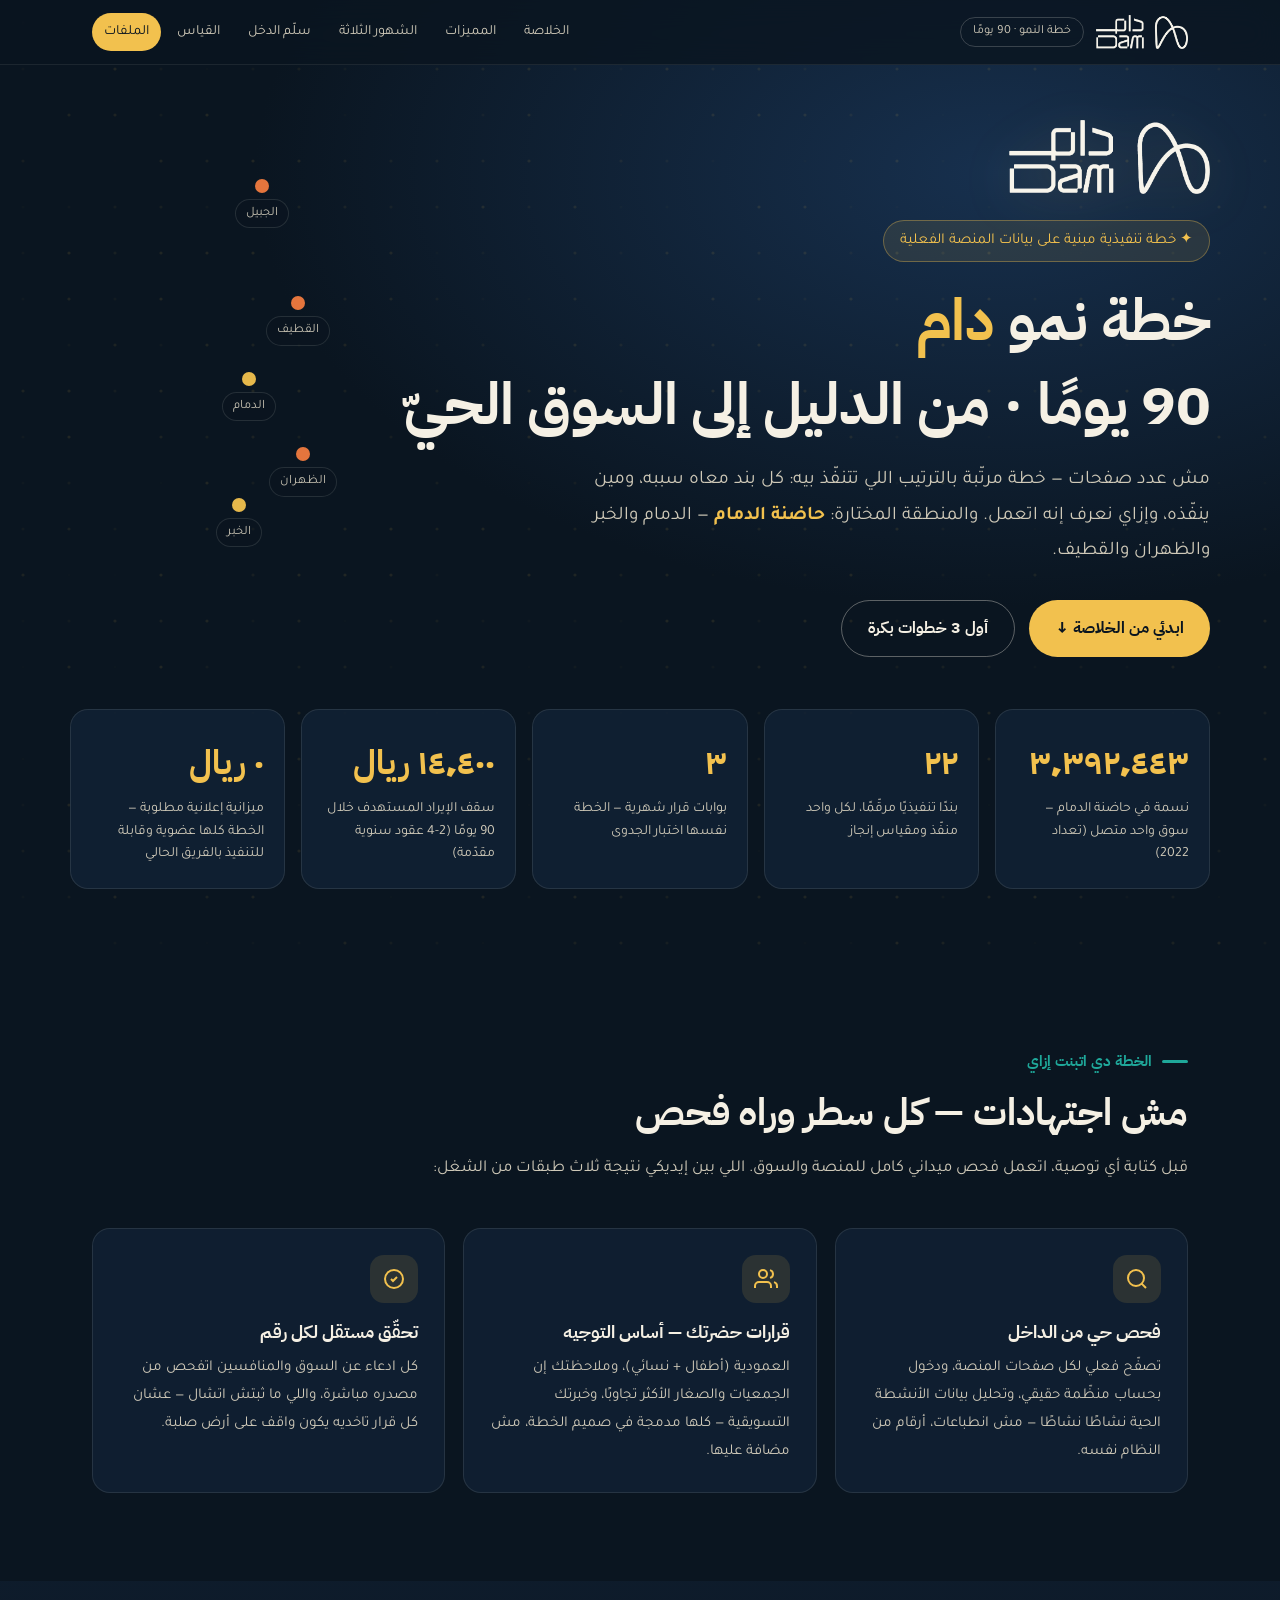
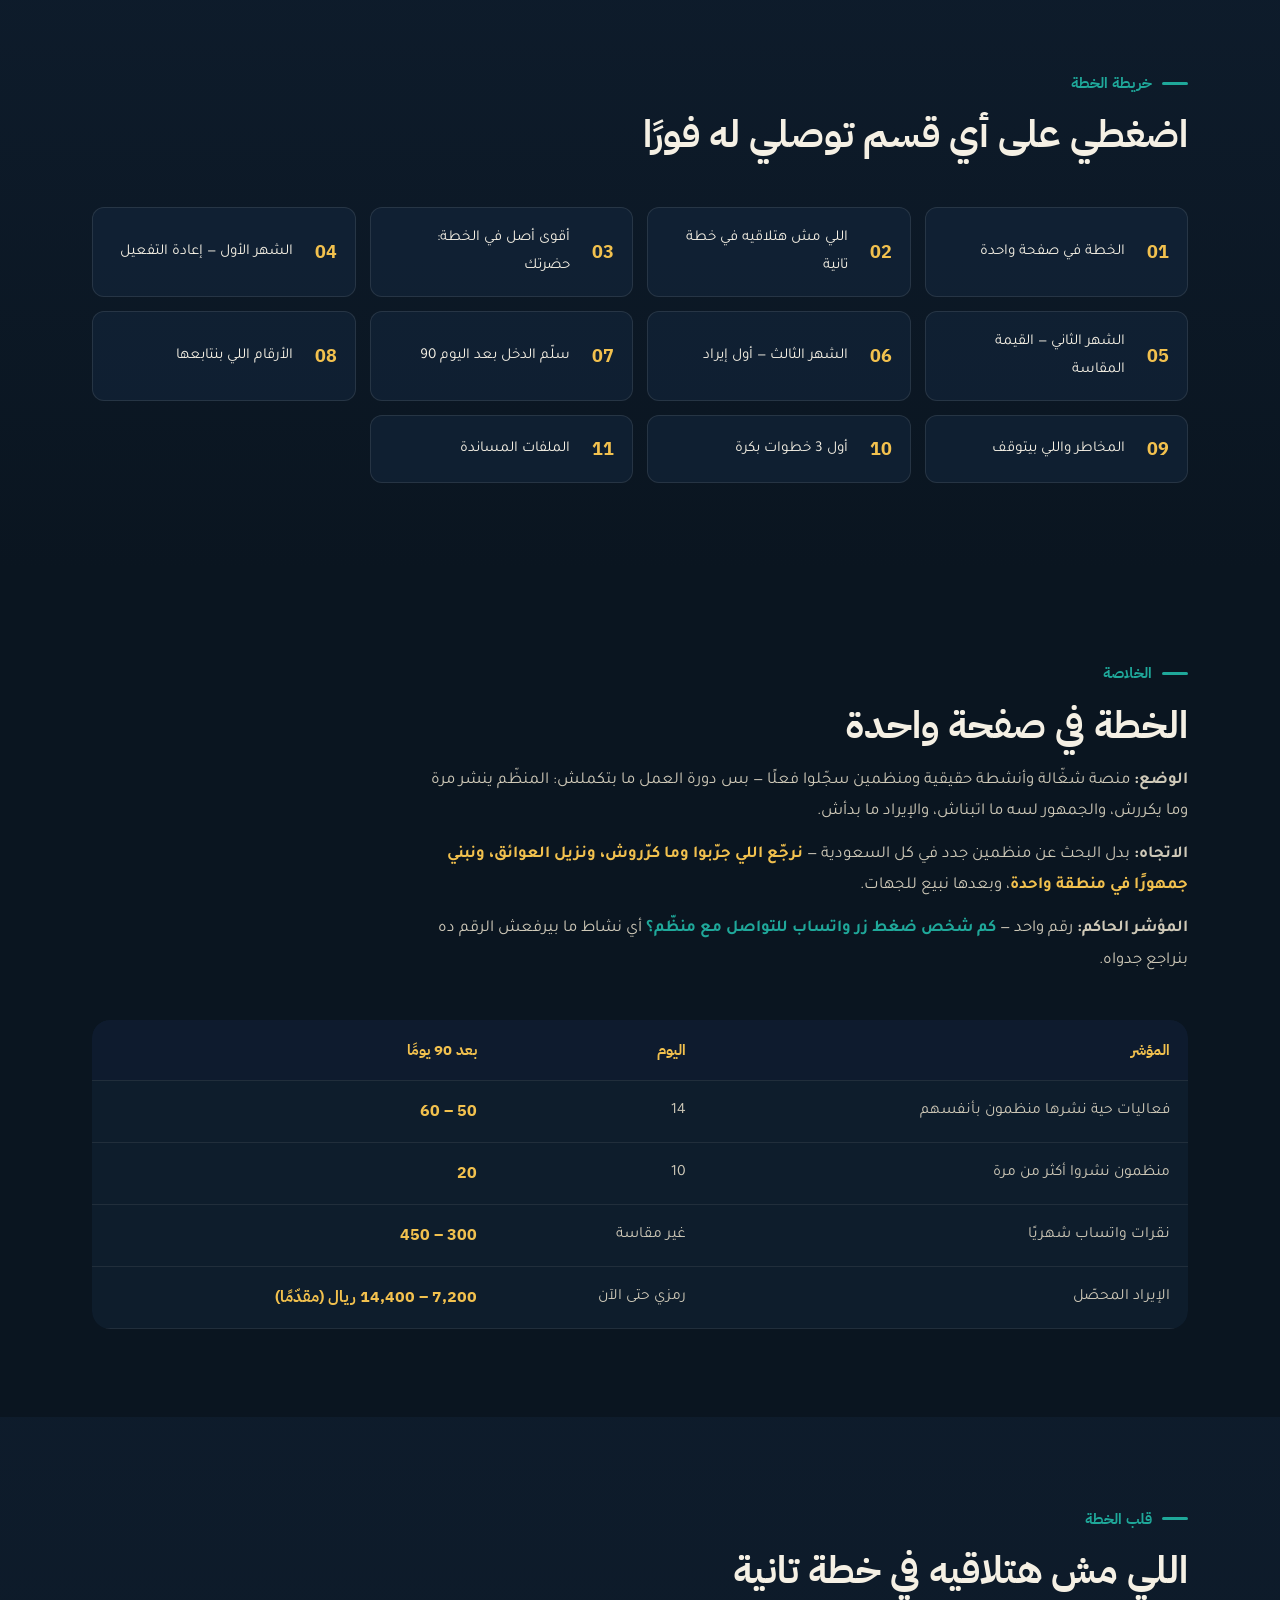
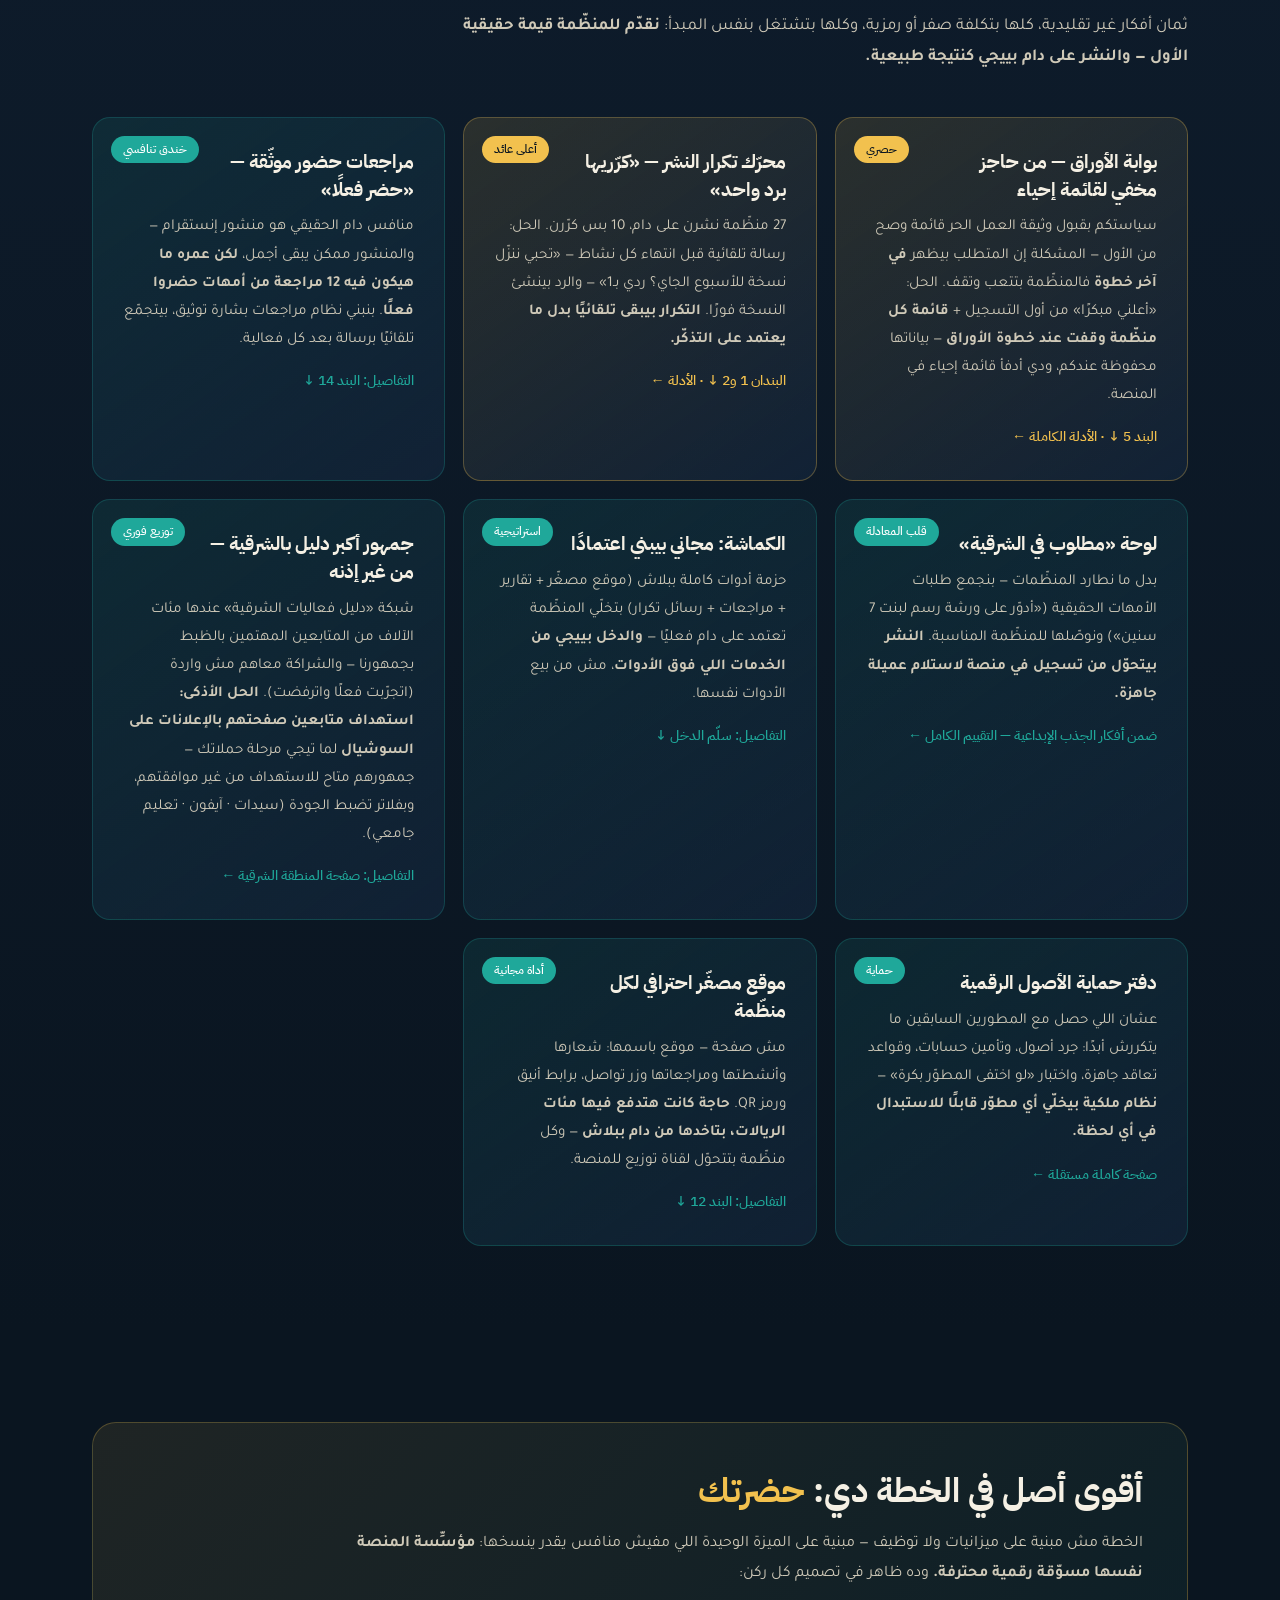
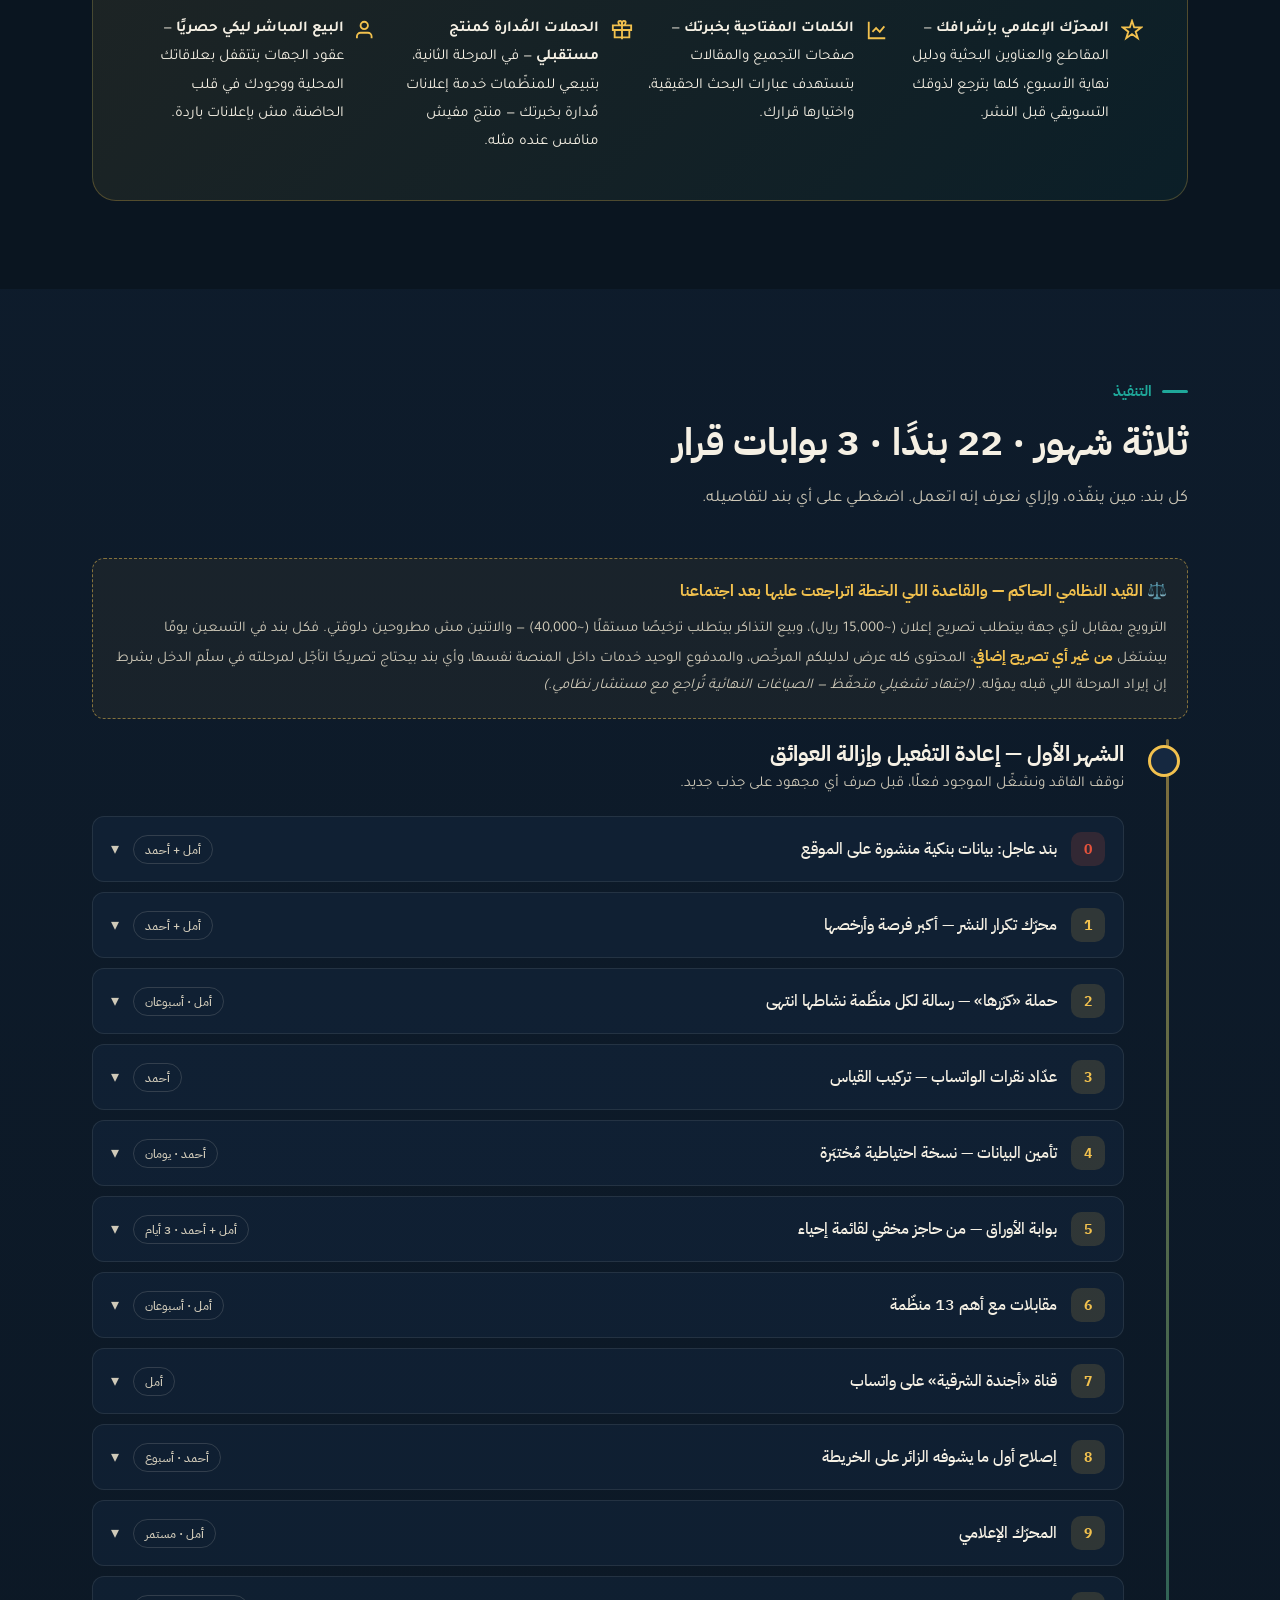
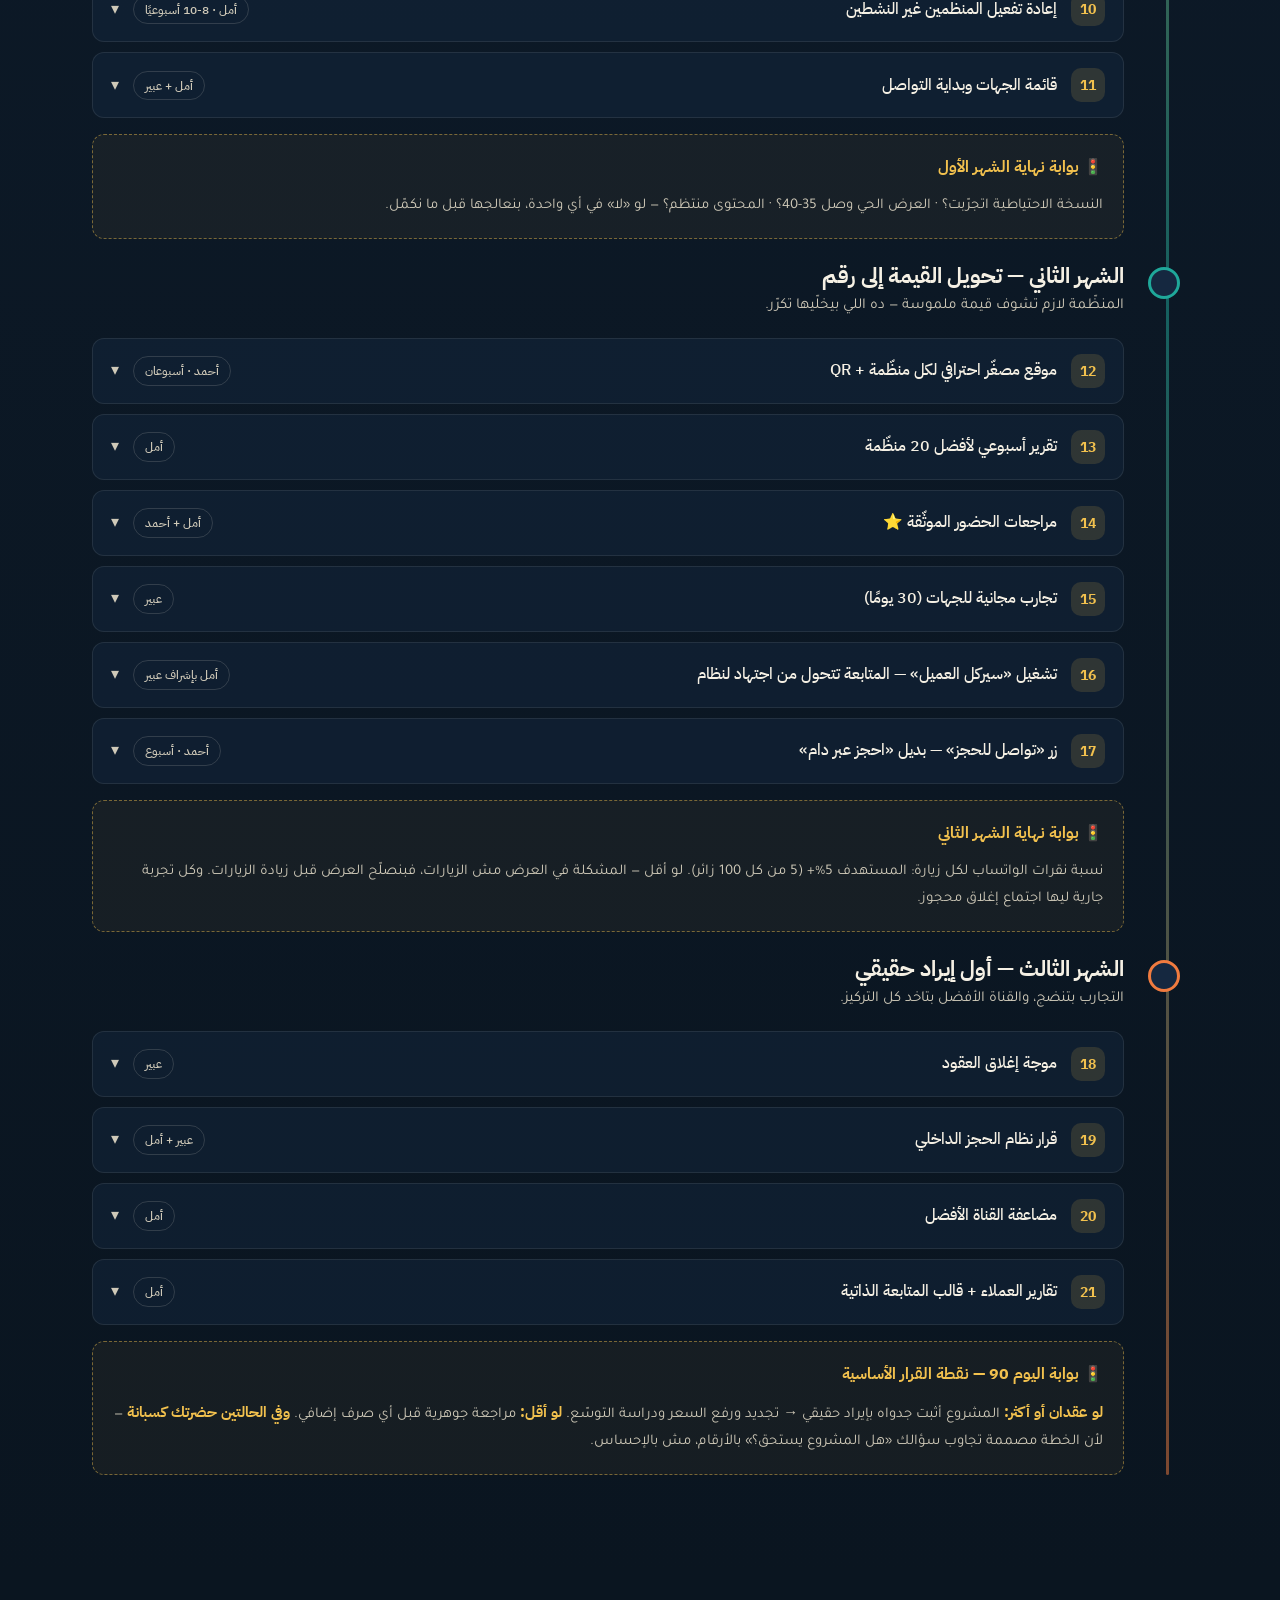
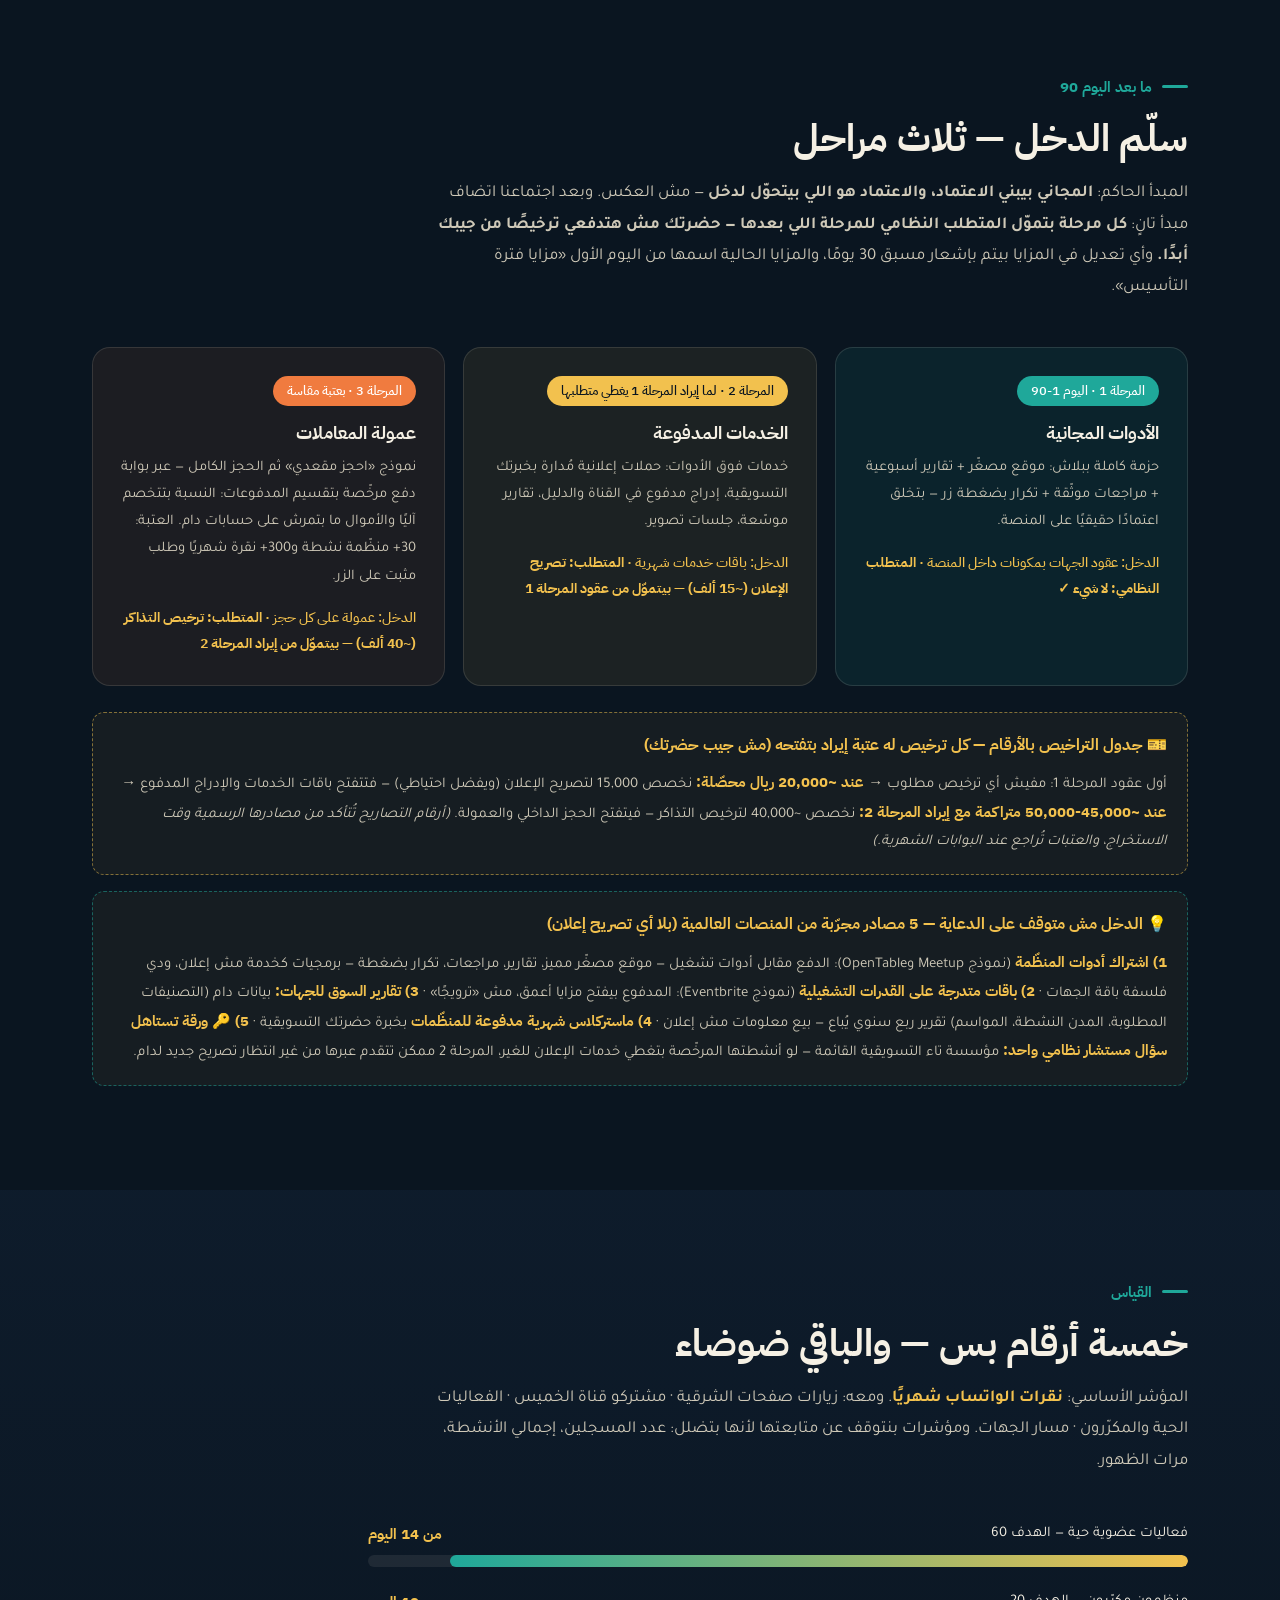
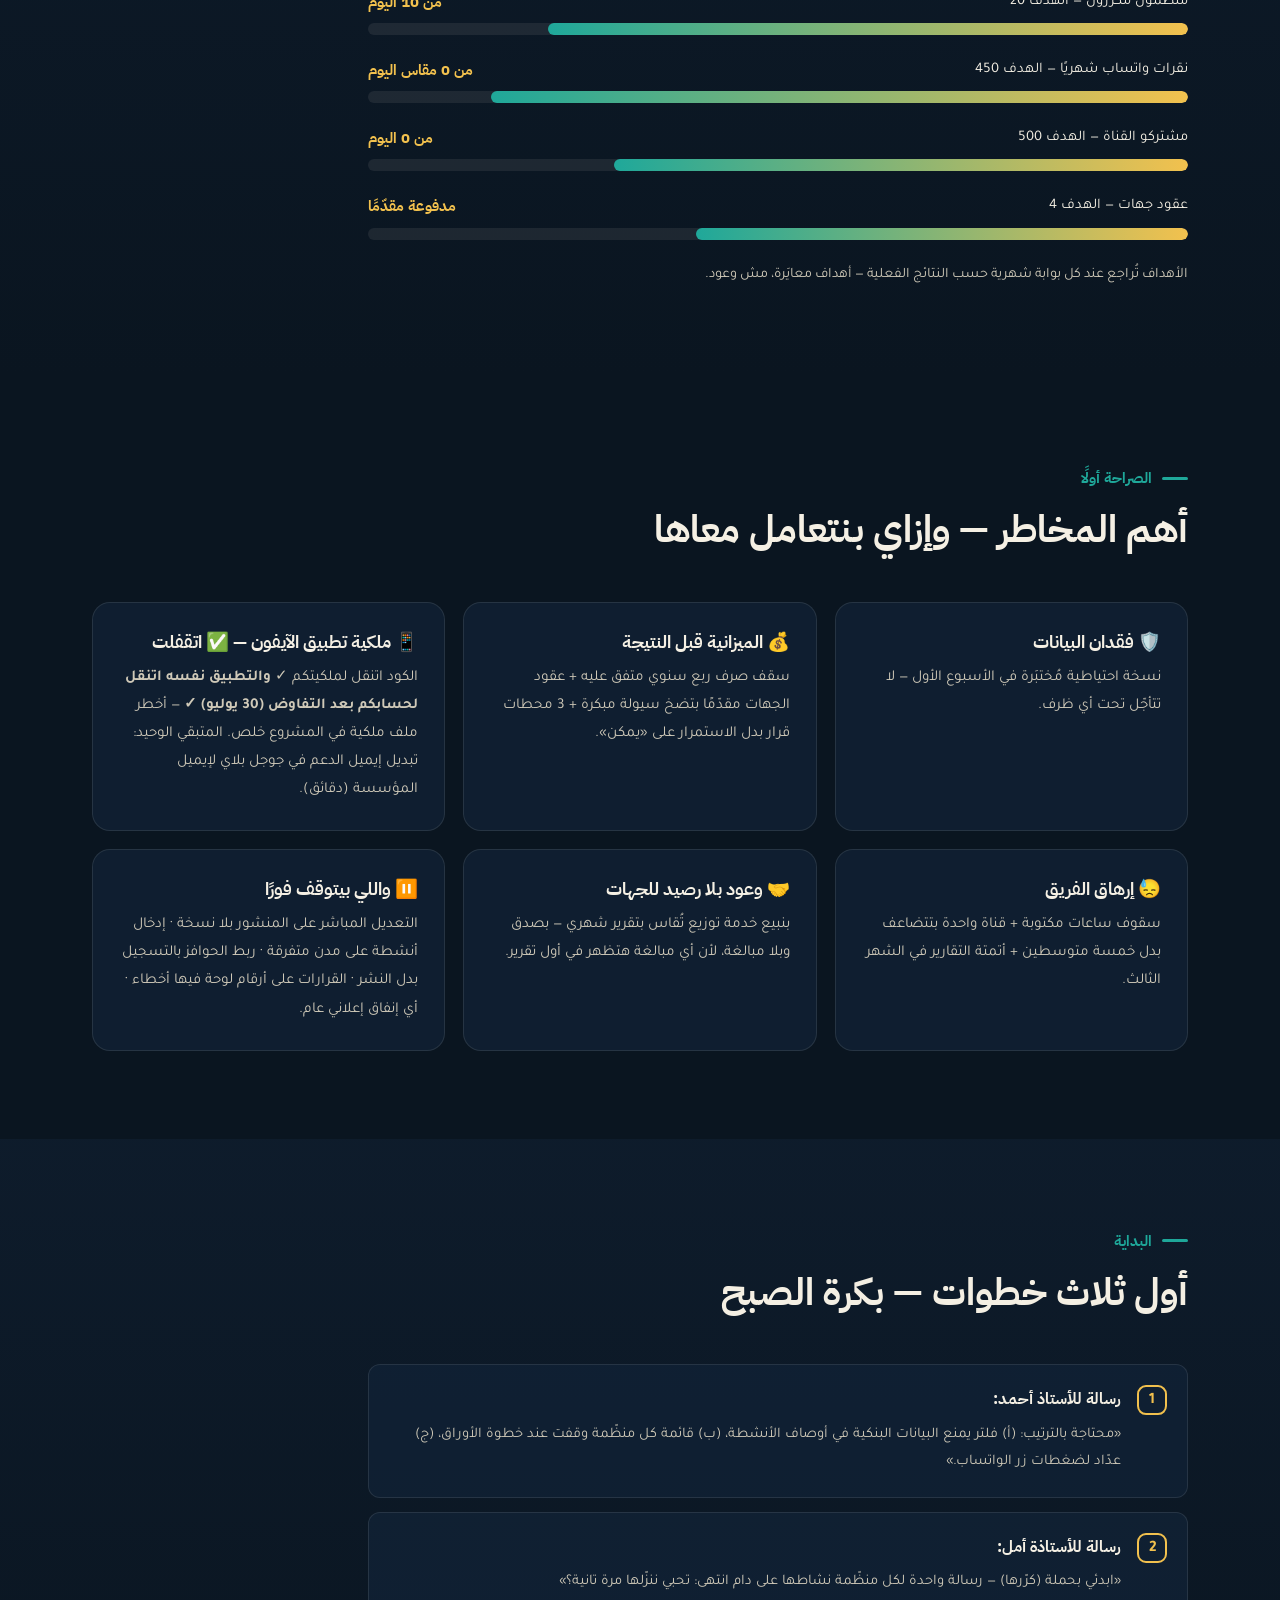
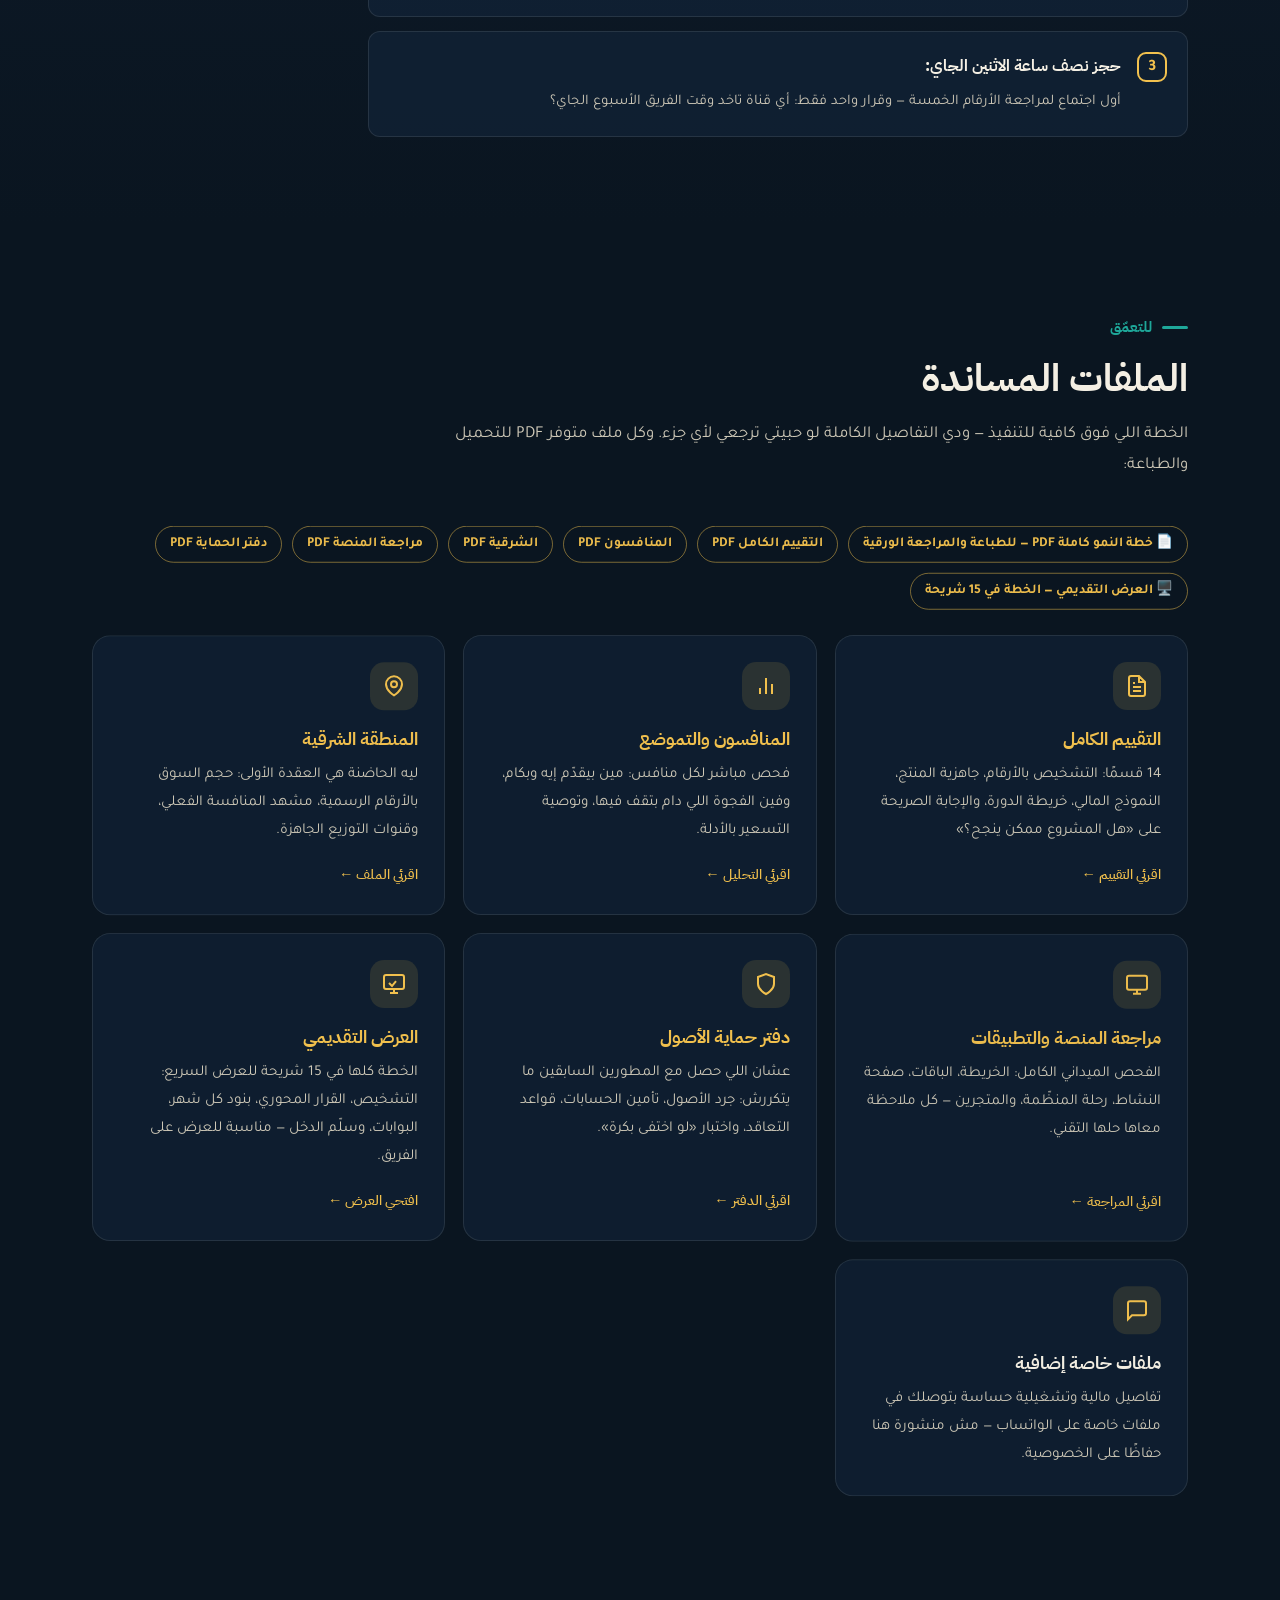
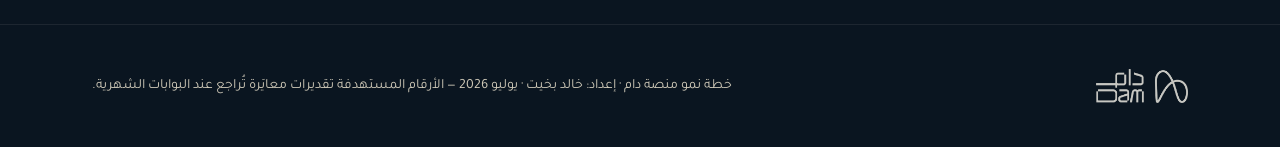
<file: index.html>
<!DOCTYPE html>
<html lang="ar" dir="rtl">
<head>
<meta charset="UTF-8">
<meta name="viewport" content="width=device-width, initial-scale=1.0">
<meta name="robots" content="noindex, nofollow">
<title>خطة نمو دام — 90 يومًا</title>
<meta name="description" content="خطة تنفيذية من 22 بندًا مرقّمًا، لكل بند منفّذ ومقياس إنجاز، و3 بوابات قرار شهرية — بتركيز على حاضنة الدمام: الدمام والخبر والظهران والقطيف. إعداد: خالد بخيت.">
<meta name="theme-color" content="#12202f">
<meta property="og:type" content="website">
<meta property="og:site_name" content="خطة نمو دام">
<meta property="og:locale" content="ar_AR">
<meta property="og:title" content="خطة نمو منصة دام — 90 يومًا">
<meta property="og:description" content="خطة تنفيذية من 22 بندًا مرقّمًا، لكل بند منفّذ ومقياس إنجاز، و3 بوابات قرار شهرية — بتركيز على حاضنة الدمام: الدمام والخبر والظهران والقطيف. إعداد: خالد بخيت.">
<meta property="og:url" content="https://kbakhit1.github.io/dam-growth-plan/">
<meta property="og:image" content="https://kbakhit1.github.io/dam-growth-plan/assets/img/og-image.png">
<meta property="og:image:secure_url" content="https://kbakhit1.github.io/dam-growth-plan/assets/img/og-image.png">
<meta property="og:image:type" content="image/png">
<meta property="og:image:width" content="1200">
<meta property="og:image:height" content="630">
<meta property="og:image:alt" content="خطة نمو منصة دام — 90 يومًا">
<meta name="twitter:card" content="summary_large_image">
<meta name="twitter:title" content="خطة نمو منصة دام — 90 يومًا">
<meta name="twitter:description" content="خطة تنفيذية من 22 بندًا مرقّمًا، لكل بند منفّذ ومقياس إنجاز، و3 بوابات قرار شهرية — بتركيز على حاضنة الدمام: الدمام والخبر والظهران والقطيف. إعداد: خالد بخيت.">
<meta name="twitter:image" content="https://kbakhit1.github.io/dam-growth-plan/assets/img/og-image.png">
<link rel="icon" type="image/png" href="assets/img/logo.png">
<link rel="stylesheet" href="assets/css/main.css">
</head>
<body>
<div id="progress"></div>

<header class="site-header">
  <div class="container">
    <div class="brand">
      <img src="assets/img/logo.png" alt="دام">
      <span class="tag">خطة النمو · 90 يومًا</span>
    </div>
    <nav class="top-nav">
      <a href="#summary">الخلاصة</a>
      <a href="#features">المميزات</a>
      <a href="#months">الشهور الثلاثة</a>
      <a href="#ladder">سلّم الدخل</a>
      <a href="#kpis">القياس</a>
      <a href="#files">الملفات</a>
    </nav>
  </div>
</header>

<!-- ============ الهيرو ============ -->
<section class="hero">
  <canvas id="dots"></canvas>
  <div class="cluster" aria-hidden="true">
    <div class="pin" style="top:6%;right:30%"><i class="dot"></i><span>الجبيل</span></div>
    <div class="pin" style="top:34%;right:18%"><i class="dot"></i><span>القطيف</span></div>
    <div class="pin gold" style="top:52%;right:34%"><i class="dot"></i><span>الدمام</span></div>
    <div class="pin" style="top:70%;right:16%"><i class="dot"></i><span>الظهران</span></div>
    <div class="pin gold" style="top:82%;right:38%"><i class="dot"></i><span>الخبر</span></div>
  </div>
  <div class="container hero-inner">
    <img class="logo" src="assets/img/logo.png" alt="شعار دام">
    <div class="kicker">✦ خطة تنفيذية مبنية على بيانات المنصة الفعلية</div>
    <h1>خطة نمو <span class="accent">دام</span><br>90 يومًا · من الدليل إلى السوق الحيّ</h1>
    <p class="sub">مش عدد صفحات — خطة مرتّبة بالترتيب اللي تتنفّذ بيه: كل بند معاه سببه، ومين ينفّذه، وإزاي نعرف إنه اتعمل. والمنطقة المختارة: <b style="color:var(--gold)">حاضنة الدمام</b> — الدمام والخبر والظهران والقطيف.</p>
    <div class="hero-ctas">
      <a class="btn btn-gold" href="#summary">ابدئي من الخلاصة ↓</a>
      <a class="btn btn-ghost" href="#tomorrow">أول 3 خطوات بكرة</a>
    </div>

    <div class="stats">
      <div class="stat"><b data-count="3392443"></b><small>نسمة في حاضنة الدمام — سوق واحد متصل (تعداد 2022)</small></div>
      <div class="stat"><b data-count="22"></b><small>بندًا تنفيذيًا مرقّمًا، لكل واحد منفّذ ومقياس إنجاز</small></div>
      <div class="stat"><b data-count="3"></b><small>بوابات قرار شهرية — الخطة نفسها اختبار الجدوى</small></div>
      <div class="stat"><b data-count="14400" data-suffix=" ريال"></b><small>سقف الإيراد المستهدف خلال 90 يومًا (2-4 عقود سنوية مقدّمة)</small></div>
      <div class="stat"><b data-count="0" data-suffix=" ريال"></b><small>ميزانية إعلانية مطلوبة — الخطة كلها عضوية وقابلة للتنفيذ بالفريق الحالي</small></div>
    </div>
  </div>
</section>

<!-- ============ بنية الخطة ============ -->
<section class="block" id="method">
  <div class="container">
    <div class="sec-head reveal">
      <div class="eyebrow">الخطة دي اتبنت إزاي</div>
      <h2>مش اجتهادات — كل سطر وراه فحص</h2>
      <p>قبل كتابة أي توصية، اتعمل فحص ميداني كامل للمنصة والسوق. اللي بين إيديكي نتيجة ثلاث طبقات من الشغل:</p>
    </div>
    <div class="grid g3">
      <div class="card reveal">
        <div class="ic"><svg viewBox="0 0 24 24" fill="none" stroke="currentColor" stroke-width="2"><path d="M21 21l-4.35-4.35M11 19a8 8 0 1 0 0-16 8 8 0 0 0 0 16z"/></svg></div>
        <h3>فحص حي من الداخل</h3>
        <p>تصفّح فعلي لكل صفحات المنصة، ودخول بحساب منظّمة حقيقي، وتحليل بيانات الأنشطة الحية نشاطًا نشاطًا — مش انطباعات، أرقام من النظام نفسه.</p>
      </div>
      <div class="card reveal">
        <div class="ic"><svg viewBox="0 0 24 24" fill="none" stroke="currentColor" stroke-width="2"><path d="M17 21v-2a4 4 0 0 0-4-4H5a4 4 0 0 0-4 4v2M9 11a4 4 0 1 0 0-8 4 4 0 0 0 0 8zM23 21v-2a4 4 0 0 0-3-3.87M16 3.13a4 4 0 0 1 0 7.75"/></svg></div>
        <h3>قرارات حضرتك — أساس التوجيه</h3>
        <p>العمودية (أطفال + نسائي)، وملاحظتك إن الجمعيات والصغار الأكثر تجاوبًا، وخبرتك التسويقية — كلها مدمجة في صميم الخطة، مش مضافة عليها.</p>
      </div>
      <div class="card reveal">
        <div class="ic"><svg viewBox="0 0 24 24" fill="none" stroke="currentColor" stroke-width="2"><path d="M9 12l2 2 4-4M21 12a9 9 0 1 1-18 0 9 9 0 0 1 18 0z"/></svg></div>
        <h3>تحقّق مستقل لكل رقم</h3>
        <p>كل ادعاء عن السوق والمنافسين اتفحص من مصدره مباشرة، واللي ما ثبتش اتشال — عشان كل قرار تاخديه يكون واقف على أرض صلبة.</p>
      </div>
    </div>
  </div>
</section>

<!-- ============ الفهرس التفاعلي ============ -->
<section class="block alt" id="toc">
  <div class="container">
    <div class="sec-head reveal">
      <div class="eyebrow">خريطة الخطة</div>
      <h2>اضغطي على أي قسم توصلي له فورًا</h2>
    </div>
    <div class="toc-grid">
      <a class="toc-item reveal" href="#summary"><span class="n">01</span><span>الخطة في صفحة واحدة</span></a>
      <a class="toc-item reveal" href="#features"><span class="n">02</span><span>اللي مش هتلاقيه في خطة تانية</span></a>
      <a class="toc-item reveal" href="#abeer"><span class="n">03</span><span>أقوى أصل في الخطة: حضرتك</span></a>
      <a class="toc-item reveal" href="#m1"><span class="n">04</span><span>الشهر الأول — إعادة التفعيل</span></a>
      <a class="toc-item reveal" href="#m2"><span class="n">05</span><span>الشهر الثاني — القيمة المقاسة</span></a>
      <a class="toc-item reveal" href="#m3"><span class="n">06</span><span>الشهر الثالث — أول إيراد</span></a>
      <a class="toc-item reveal" href="#ladder"><span class="n">07</span><span>سلّم الدخل بعد اليوم 90</span></a>
      <a class="toc-item reveal" href="#kpis"><span class="n">08</span><span>الأرقام اللي بنتابعها</span></a>
      <a class="toc-item reveal" href="#risks"><span class="n">09</span><span>المخاطر واللي بيتوقف</span></a>
      <a class="toc-item reveal" href="#tomorrow"><span class="n">10</span><span>أول 3 خطوات بكرة</span></a>
      <a class="toc-item reveal" href="#files"><span class="n">11</span><span>الملفات المساندة</span></a>
    </div>
  </div>
</section>

<!-- ============ الخطة في صفحة واحدة ============ -->
<section class="block" id="summary">
  <div class="container">
    <div class="sec-head reveal">
      <div class="eyebrow">الخلاصة</div>
      <h2>الخطة في صفحة واحدة</h2>
      <p><b>الوضع:</b> منصة شغّالة وأنشطة حقيقية ومنظمين سجّلوا فعلًا — بس دورة العمل ما بتكملش: المنظّم ينشر مرة وما يكررش، والجمهور لسه ما اتبناش، والإيراد ما بدأش.</p>
      <p><b>الاتجاه:</b> بدل البحث عن منظمين جدد في كل السعودية — <b style="color:var(--gold)">نرجّع اللي جرّبوا وما كرّروش، ونزيل العوائق، ونبني جمهورًا في منطقة واحدة</b>، وبعدها نبيع للجهات.</p>
      <p><b>المؤشر الحاكم:</b> رقم واحد — <b style="color:var(--teal)">كم شخص ضغط زر واتساب للتواصل مع منظّم؟</b> أي نشاط ما بيرفعش الرقم ده بنراجع جدواه.</p>
    </div>
    <div class="table-wrap reveal">
      <table class="ba-table">
        <thead><tr><th>المؤشر</th><th>اليوم</th><th>بعد 90 يومًا</th></tr></thead>
        <tbody>
          <tr><td>فعاليات حية نشرها منظمون بأنفسهم</td><td class="now">14</td><td class="after">50 – 60</td></tr>
          <tr><td>منظمون نشروا أكثر من مرة</td><td class="now">10</td><td class="after">20</td></tr>
          <tr><td>نقرات واتساب شهريًا</td><td class="now">غير مقاسة</td><td class="after">300 – 450</td></tr>
          <tr><td>الإيراد المحصّل</td><td class="now">رمزي حتى الآن</td><td class="after">7,200 – 14,400 ريال (مقدّمًا)</td></tr>
        </tbody>
      </table>
    </div>
  </div>
</section>

<!-- ============ المميزات غير التقليدية ============ -->
<section class="block alt" id="features">
  <div class="container">
    <div class="sec-head reveal">
      <div class="eyebrow">قلب الخطة</div>
      <h2>اللي مش هتلاقيه في خطة تانية</h2>
      <p>ثمان أفكار غير تقليدية، كلها بتكلفة صفر أو رمزية، وكلها بتشتغل بنفس المبدأ: <b>نقدّم للمنظّمة قيمة حقيقية الأول — والنشر على دام بييجي كنتيجة طبيعية.</b></p>
    </div>
    <div class="grid g2">
      <div class="spot gold reveal">
        <span class="badge">حصري</span>
        <h3>بوابة الأوراق — من حاجز مخفي لقائمة إحياء</h3>
        <p>سياستكم بقبول وثيقة العمل الحر قائمة وصح من الأول — المشكلة إن المتطلب بيظهر <b>في آخر خطوة</b> فالمنظّمة بتتعب وتقف. الحل: «أعلني مبكرًا» من أول التسجيل + <b>قائمة كل منظّمة وقفت عند خطوة الأوراق</b> — بياناتها محفوظة عندكم، ودي أدفأ قائمة إحياء في المنصة.</p>
        <div class="how"><a href="#m1" style="color:inherit">البند 5 ↓</a> · <a href="pages/report.html#🔴-والحاجز-التاني-إحنا-بنطلب-من-الشريحة-اللي-عايزينها-ورقة-غالبًا-ما-مع" style="color:inherit">الأدلة الكاملة ←</a></div>
      </div>
      <div class="spot gold reveal">
        <span class="badge">أعلى عائد</span>
        <h3>محرّك تكرار النشر — «كرّريها برد واحد»</h3>
        <p>27 منظّمة نشرن على دام، 10 بس كرّرن. الحل: رسالة تلقائية قبل انتهاء كل نشاط — «تحبي ننزّل نسخة للأسبوع الجاي؟ ردي بـ1» — والرد بينشئ النسخة فورًا. <b>التكرار بيبقى تلقائيًا بدل ما يعتمد على التذكّر.</b></p>
        <div class="how"><a href="#m1" style="color:inherit">البندان 1 و2 ↓</a> · <a href="pages/report.html#🔴-قبل-أي-موجة-أكبر-فرصة-عندكم-مش-في-الجذب-في-التكرار" style="color:inherit">الأدلة ←</a></div>
      </div>
      <div class="spot reveal">
        <span class="badge">خندق تنافسي</span>
        <h3>مراجعات حضور موثّقة — «حضر فعلًا»</h3>
        <p>منافس دام الحقيقي هو منشور إنستقرام — والمنشور ممكن يبقى أجمل، <b>لكن عمره ما هيكون فيه 12 مراجعة من أمهات حضروا فعلًا</b>. بنبني نظام مراجعات بشارة توثيق، بيتجمّع تلقائيًا برسالة بعد كل فعالية.</p>
        <div class="how">التفاصيل: البند 14 ↓</div>
      </div>
      <div class="spot reveal">
        <span class="badge">قلب المعادلة</span>
        <h3>لوحة «مطلوب في الشرقية»</h3>
        <p>بدل ما نطارد المنظّمات — بنجمع طلبات الأمهات الحقيقية («أدوّر على ورشة رسم لبنت 7 سنين») ونوصّلها للمنظّمة المناسبة. <b>النشر بيتحوّل من تسجيل في منصة لاستلام عميلة جاهزة.</b></p>
        <div class="how"><a href="pages/report.html#أفكار-إبداعية-إضافية-لتكثيف-جذب-الأنشطة-بناءً-على-طلب-حضرتك-في-الجلسة" style="color:inherit">ضمن أفكار الجذب الإبداعية — التقييم الكامل ←</a></div>
      </div>
      <div class="spot reveal">
        <span class="badge">استراتيجية</span>
        <h3>الكماشة: مجاني بيبني اعتمادًا</h3>
        <p>حزمة أدوات كاملة ببلاش (موقع مصغّر + تقارير + مراجعات + رسائل تكرار) بتخلّي المنظّمة تعتمد على دام فعليًا — <b>والدخل بييجي من الخدمات اللي فوق الأدوات</b>، مش من بيع الأدوات نفسها.</p>
        <div class="how">التفاصيل: سلّم الدخل ↓</div>
      </div>
      <div class="spot reveal">
        <span class="badge">توزيع فوري</span>
        <h3>جمهور أكبر دليل بالشرقية — من غير إذنه</h3>
        <p>شبكة «دليل فعاليات الشرقية» عندها مئات الآلاف من المتابعين المهتمين بالظبط بجمهورنا — والشراكة معاهم مش واردة (اتجرّبت فعلًا واترفضت). <b>الحل الأذكى: استهداف متابعين صفحتهم بالإعلانات على السوشيال</b> لما تيجي مرحلة حملاتك — جمهورهم متاح للاستهداف من غير موافقتهم، وبفلاتر تضبط الجودة (سيدات · آيفون · تعليم جامعي).</p>
        <div class="how"><a href="pages/eastern.html#أ-صوت-جماهيري-ضخم-بلا-بنية-شبكة-دليل-فعاليات-الشرقية-/-evenzat" style="color:inherit">التفاصيل: صفحة المنطقة الشرقية ←</a></div>
      </div>
      <div class="spot reveal">
        <span class="badge">حماية</span>
        <h3>دفتر حماية الأصول الرقمية</h3>
        <p>عشان اللي حصل مع المطورين السابقين ما يتكررش أبدًا: جرد أصول، وتأمين حسابات، وقواعد تعاقد جاهزة، واختبار «لو اختفى المطوّر بكرة» — <b>نظام ملكية بيخلّي أي مطوّر قابلًا للاستبدال في أي لحظة.</b></p>
        <div class="how"><a href="pages/protection.html" style="color:inherit">صفحة كاملة مستقلة ←</a></div>
      </div>
      <div class="spot reveal">
        <span class="badge">أداة مجانية</span>
        <h3>موقع مصغّر احترافي لكل منظّمة</h3>
        <p>مش صفحة — موقع باسمها: شعارها وأنشطتها ومراجعاتها وزر تواصل، برابط أنيق ورمز QR. <b>حاجة كانت هتدفع فيها مئات الريالات، بتاخدها من دام ببلاش</b> — وكل منظّمة بتتحوّل لقناة توزيع للمنصة.</p>
        <div class="how">التفاصيل: البند 12 ↓</div>
      </div>
    </div>
  </div>
</section>

<!-- ============ قسم عبير ============ -->
<section class="block" id="abeer">
  <div class="container">
    <div class="abeer reveal">
      <h2>أقوى أصل في الخطة دي: <span class="accent">حضرتك</span></h2>
      <p>الخطة مش مبنية على ميزانيات ولا توظيف — مبنية على الميزة الوحيدة اللي مفيش منافس يقدر ينسخها: <b>مؤسِّسة المنصة نفسها مسوّقة رقمية محترفة.</b> وده ظاهر في تصميم كل ركن:</p>
      <div class="points">
        <div class="pt"><svg viewBox="0 0 24 24" fill="none" stroke="currentColor" stroke-width="2"><path d="M12 2l2.4 7.2H22l-6 4.6 2.3 7.2-6.3-4.5-6.3 4.5L8 13.8 2 9.2h7.6z"/></svg><div><b>المحرّك الإعلامي بإشرافك</b> — المقاطع والعناوين البحثية ودليل نهاية الأسبوع، كلها بترجع لذوقك التسويقي قبل النشر.</div></div>
        <div class="pt"><svg viewBox="0 0 24 24" fill="none" stroke="currentColor" stroke-width="2"><path d="M3 3v18h18M7 14l4-4 4 4 5-6"/></svg><div><b>الكلمات المفتاحية بخبرتك</b> — صفحات التجميع والمقالات بتستهدف عبارات البحث الحقيقية، واختيارها قرارك.</div></div>
        <div class="pt"><svg viewBox="0 0 24 24" fill="none" stroke="currentColor" stroke-width="2"><path d="M20 12v8H4v-8M22 7H2v5h20zM12 22V7M12 7c-1.5 0-4-1-4-3.5C8 2 9.5 2 10 2c2 0 2 3 2 5M12 7c1.5 0 4-1 4-3.5C16 2 14.5 2 14 2c-2 0-2 3-2 5"/></svg><div><b>الحملات المُدارة كمنتج مستقبلي</b> — في المرحلة الثانية، بتبيعي للمنظّمات خدمة إعلانات مُدارة بخبرتك — منتج مفيش منافس عنده مثله.</div></div>
        <div class="pt"><svg viewBox="0 0 24 24" fill="none" stroke="currentColor" stroke-width="2"><path d="M17 21v-2a4 4 0 0 0-4-4H5a4 4 0 0 0-4 4v2M9 11a4 4 0 1 0 0-8 4 4 0 0 0 0 8z"/></svg><div><b>البيع المباشر ليكي حصريًا</b> — عقود الجهات بتتقفل بعلاقاتك المحلية ووجودك في قلب الحاضنة، مش بإعلانات باردة.</div></div>
      </div>
    </div>
  </div>
</section>

<!-- ============ الشهور الثلاثة ============ -->
<section class="block alt" id="months">
  <div class="container">
    <div class="sec-head reveal">
      <div class="eyebrow">التنفيذ</div>
      <h2>ثلاثة شهور · 22 بندًا · 3 بوابات قرار</h2>
      <p>كل بند: مين ينفّذه، وإزاي نعرف إنه اتعمل. اضغطي على أي بند لتفاصيله.</p>
    </div>

    <div class="gate reveal" style="border-color:rgba(242,193,78,.5)"><b>⚖️ القيد النظامي الحاكم — والقاعدة اللي الخطة اتراجعت عليها بعد اجتماعنا</b><p>الترويج بمقابل لأي جهة بيتطلب تصريح إعلان (~15,000 ريال)، وبيع التذاكر بيتطلب ترخيصًا مستقلًا (~40,000) — والاتنين مش مطروحين دلوقتي. فكل بند في التسعين يومًا بيشتغل <b>من غير أي تصريح إضافي</b>: المحتوى كله عرض لدليلكم المرخّص، والمدفوع الوحيد خدمات داخل المنصة نفسها، وأي بند بيحتاج تصريحًا اتأجّل لمرحلته في سلّم الدخل بشرط إن إيراد المرحلة اللي قبله يموّله. <i>(اجتهاد تشغيلي متحفّظ — الصياغات النهائية تُراجع مع مستشار نظامي.)</i></p></div>

    <div class="timeline">

      <!-- الشهر 1 -->
      <div class="t-month" id="m1">
        <div class="m-head reveal"><h3>الشهر الأول — إعادة التفعيل وإزالة العوائق</h3>
        <p>نوقف الفاقد ونشغّل الموجود فعلًا، قبل صرف أي مجهود على جذب جديد.</p></div>

        <details class="t-item urgent reveal"><summary><span class="num">0</span>بند عاجل: بيانات بنكية منشورة على الموقع<span class="who">أمل + أحمد</span><span class="chev">▾</span></summary>
          <div class="body">نشاط منشور وصفه فيه اسم صاحبته الكامل وحسابها البنكي — خطر عليها وعلى المنصة. الحل: إخفاء فوري + فلتر تلقائي يمنع البيانات البنكية وأرقام الجوال في الأوصاف + مراجعة أثر رجعي.<div class="kpi">✓ الإنجاز: ولا وصف نشاط واحد فيه بيانات بنكية أو رقم جوال</div></div>
        </details>
        <details class="t-item reveal"><summary><span class="num">1</span>محرّك تكرار النشر — أكبر فرصة وأرخصها<span class="who">أمل + أحمد</span><span class="chev">▾</span></summary>
          <div class="body">من 39 فعالية نشرها منظمون حقيقيون: 14 قادمة والباقي حصل وانتهى — <b>والمشكلة إن صاحب الفعالية اللي خلصت ما بيرجعش ينشر التالية</b> (17 منظّمة جرّبن مرة واختفن). الحل المتفق عليه: <b>زر «تكرار النشاط» في حساب المنظّمة نفسها</b> (عشان النسخة تطلع باسمها وتتحسب في باقتها) + <b>إشعار تلقائي عند انتهاء أي نشاط</b> يوصل للإدارة وللمنظّمة — ولحد ما يتبرمجوا، أمل بتتابع يدويًا.<div class="kpi">✓ الإنجاز: المكرّرون من 10 إلى 15 خلال شهرين</div></details>
        <details class="t-item reveal"><summary><span class="num">2</span>حملة «كرّرها» — رسالة لكل منظّمة نشاطها انتهى<span class="who">أمل · أسبوعان</span><span class="chev">▾</span></summary>
          <div class="body">أرخص فرصة نمو: منظّمات جرّبن المنصة فعلًا وعندهن نشاط بيتكرر بطبيعته. رسالة واحدة: «ورشتك خلصت — تحبي ننزّلها مرة تانية؟ أرسلي التاريخ وأنا أنشرها لك خلال ساعة». لو ربعهم رجع، العرض القادم يرتفع من 14 لـ~20 (+43%) بصفر تكلفة.<div class="kpi">✓ الإنجاز: 25 رسالة + 6 منظّمات على الأقل نشرن نشاطًا جديدًا</div></div>
        </details>
        <details class="t-item reveal"><summary><span class="num">3</span>عدّاد نقرات الواتساب — تركيب القياس<span class="who">أحمد</span><span class="chev">▾</span></summary>
          <div class="body">زر الواتساب حاليًا رابط خارجي مباشر — <b>مفيش أي طريقة نعرف بيها إن حد ضغط</b>. الحل: رابط داخلي وسيط يسجّل الضغطة على الخادم (دقة 100%) ثم يحوّل فورًا، مع حل سريع مؤقت خلال ساعة. وشرط مصاحب: إخفاء إيميل وجوال المنظّمة من الصفحة العامة. <a href="pages/platform-review.html#2-🔴-زر-الواتساب-رابط-خارجي-مباشر-بلا-أي-تتبع">تفاصيل الحل التقني ←</a><div class="kpi">✓ الإنجاز: الرقم ظاهر ومتاح للمراجعة الأسبوعية</div></div>
        </details>
        <details class="t-item reveal"><summary><span class="num">4</span>تأمين البيانات — نسخة احتياطية مُختبَرة<span class="who">أحمد · يومان</span><span class="chev">▾</span></summary>
          <div class="body">نسخة يومية تلقائية <b>مع تجربة استرجاع فعلية</b> — النسخة اللي ما اتجرّبتش ما نقدرش نعتمد عليها. حاليًا التعديلات بتتم على الموقع المنشور مباشرة، يعني خطأ واحد ممكن يمسح عمل سنة.<div class="kpi">✓ الإنجاز: نسخة اترجّعت واشتغلت وموثّقة كتابيًا</div></div>
        </details>
        <details class="t-item reveal"><summary><span class="num">5</span>بوابة الأوراق — من حاجز مخفي لقائمة إحياء<span class="who">أمل + أحمد · 3 أيام</span><span class="chev">▾</span></summary>
          <div class="body"><b>سياستكم بقبول وثيقة العمل الحر قائمة وصح من الأول</b> — المطلوب تشغيلها كأداة نمو: (1) «أعلني مبكرًا»: إظهار المتطلبات من أول خطوة تسجيل بدل مفاجأة آخر خطوة (مع رابط إصدار الوثيقة المجاني) · (2) <b>قائمة كل منظّمة وقفت عند خطوة الأوراق</b> — بياناتها محفوظة، ودي أدفأ قائمة إحياء · (3) إبراز «وثيقة العمل الحر تكفي للبدء» في صفحة للمنظمين.<div class="kpi">✓ الإنجاز: المتطلبات ظاهرة من أول خطوة + رسائل الإحياء اتبعتت</div></div>
        </details>
        <details class="t-item reveal"><summary><span class="num">6</span>مقابلات مع أهم 13 منظّمة<span class="who">أمل · أسبوعان</span><span class="chev">▾</span></summary>
          <div class="body">الثلاثة اللي دفعوا فعلًا + العشرة اللي كرّروا — أثمن 13 مكالمة ممكنة، لأن إجاباتهم هي اللي هتحدد رسالة البيع بدل التخمين.<div class="kpi">✓ الإنجاز: 8 مكالمات على الأقل بملاحظات مكتوبة</div></div>
        </details>
        <details class="t-item reveal"><summary><span class="num">7</span>قناة «أجندة الشرقية» على واتساب<span class="who">أمل</span><span class="chev">▾</span></summary>
          <div class="body">كل خميس: 5 أنشطة منتقاة للعائلات في مدن الحاضنة. المحتوى على السوشيال بيختفي في يومين — القناة بتبقى ويتراكم فيها المشتركون. <b>⚖️ والتزامها النظامي:</b> تحريرية بالكامل وبلا أي مقابل من أي منظّمة (الاختيار بمعيار الأنسب للعائلات فقط) — فهي عرض لمحتوى دليلكم المرخّص، مش إعلانًا لجهة.<div class="kpi">✓ الإنجاز: أول بث + الرابط في الموقع ومع كل مقطع</div></div>
        </details>
        <details class="t-item reveal"><summary><span class="num">8</span>إصلاح أول ما يشوفه الزائر على الخريطة<span class="who">أحمد · أسبوع</span><span class="chev">▾</span></summary>
          <div class="body">إصلاحات صغيرة بأثر كبير: <b>✅ فتح الخريطة على محيط الزائر — متنفذ فعلًا من حضرتك</b> · فلتر تاريخ (اليوم / نهاية الأسبوع / الشهر) · العلامات المتراكبة (الحل الجذري مؤجل مع خطة استبدال خرائط جوجل — ومؤقتًا إزاحة بسيطة للمتطابقة) · تخفيف ظلال الدبابيس · عنوان قيمة واضح · إصلاح قائمة ما بعد تسجيل الدخول. <a href="pages/platform-review.html#🗺️-ثانيًا-الخريطة-المشاكل-والحلول-التقنية">التفاصيل التقنية ←</a><div class="kpi">✓ الإنجاز: فلتر التاريخ شغّال والقائمة بعد الدخول كاملة</div></div>
        </details>
        <details class="t-item reveal"><summary><span class="num">9</span>المحرّك الإعلامي<span class="who">أمل · مستمر</span><span class="chev">▾</span></summary>
          <div class="body">3-4 مقاطع أسبوعيًا من الأنشطة الموجودة، بعناوين بحث حقيقية («أنشطة أطفال بالخبر»)، على تيك توك وريلز وسناب + دليل نهاية الأسبوع لمجموعات الأمهات كخدمة لا إعلان. والحملات المكثفة بتيجي بعد تركيب القياس — عشان كل ريال فيها يتقاس.<div class="kpi">✓ الإنجاز: نشر منتظم 3 أسابيع متتالية + زيارات مقاسة</div></div>
        </details>
        <details class="t-item reveal"><summary><span class="num">10</span>إعادة تفعيل المنظمين غير النشطين<span class="who">أمل · 8-10 أسبوعيًا</span><span class="chev">▾</span></summary>
          <div class="body">رسائل شخصية (مش بث): «أرسلي لي تفاصيل أقرب نشاط عندك، أجهّزه وأنشره لك خلال ساعة» — بنشيل المجهود كله عنها. + قناة صيد إضافية: البحث في جوجل بكلمات زي «ورشة رسم الخبر» مع فلتر «الشهر الأخير» — بيطلع المنظّمات النشطة حالًا.<div class="kpi">✓ الإنجاز: 10+ منظّمات مفعّلات بنهاية الشهر</div></div>
        </details>
        <details class="t-item reveal"><summary><span class="num">11</span>قائمة الجهات وبداية التواصل<span class="who">أمل + عبير</span><span class="chev">▾</span></summary>
          <div class="body">40 جهة بأسماء صنّاع القرار وأرقامهم — والبداية بالجمعيات والمراكز الصغيرة والحضانات (ملاحظتك إنهم الأكثر تجاوبًا، وهي صحيحة: قرارهم أسرع).<div class="kpi">✓ الإنجاز: 40 جهة مكتملة + أول 8-10 مكالمات</div></div>
        </details>
        <div class="gate reveal"><b>🚦 بوابة نهاية الشهر الأول</b><p>النسخة الاحتياطية اتجرّبت؟ · العرض الحي وصل 35-40؟ · المحتوى منتظم؟ — لو «لا» في أي واحدة، بنعالجها قبل ما نكمّل.</p></div>
      </div>

      <!-- الشهر 2 -->
      <div class="t-month m2" id="m2">
        <div class="m-head reveal"><h3>الشهر الثاني — تحويل القيمة إلى رقم</h3>
        <p>المنظّمة لازم تشوف قيمة ملموسة — ده اللي بيخلّيها تكرّر.</p></div>

        <details class="t-item reveal"><summary><span class="num">12</span>موقع مصغّر احترافي لكل منظّمة + QR<span class="who">أحمد · أسبوعان</span><span class="chev">▾</span></summary>
          <div class="body">موقع باسمها: شعارها وأنشطتها ومراجعاتها وزر تواصل — حاجة كانت هتدفع فيها مئات الريالات بتاخدها ببلاش، فبتعتمد على دام أكتر. وكل منظّمة بتبعت جمهورها لموقعها، وجمهورها بيكتشف المنصة. <b>والأساس موجود:</b> صفحة المنظّم الحالية بنرقّيها وبنديها <b>عنوانًا باسم المنظّمة (سب دومين تلقائي)</b> — والمعرّف بيتولد من اسم النشاط التجاري (النظام بلا أسماء مستخدمين). ويسبقها نموذج استكمال بيانات + إخفاء اسم المالك (الاعتراض الموثق).<div class="kpi">✓ الإنجاز: مواقع شغّالة لأول 20 منظّمة + زيارات واردة منها</div></div>
        </details>
        <details class="t-item reveal"><summary><span class="num">13</span>تقرير أسبوعي لأفضل 20 منظّمة<span class="who">أمل</span><span class="chev">▾</span></summary>
          <div class="body">«12 شخصًا ضغطوا للتواصل معك عبر دام هذا الأسبوع» — أول مرة تشوف المنظّمة رقمًا حقيقيًا عن قيمة وجودها. أقوى رسالة ممكنة، وأساس أي بيع لاحق.<div class="kpi">✓ الإنجاز: 20 تقريرًا أسبوعيًا + ردود فعلية</div></div>
        </details>
        <details class="t-item reveal"><summary><span class="num">14</span>مراجعات الحضور الموثّقة ⭐<span class="who">أمل + أحمد</span><span class="chev">▾</span></summary>
          <div class="body">أقوى أداة بيع قادمة — والتنفيذ أسهل مما يبدو، على 3 درجات: <b>(1) بكرة بصفر تطوير:</b> نموذج تقييم جاهز، أمل تبعت رابطه للمنظّمة تنشره في جروب ورشتها (ومصلحتها تعمل كده لأن المراجعات بتظهر في صفحتها) · <b>(2) نصف آلي:</b> مع إشعارات الانتهاء، النظام بيبعت الرابط للمنظّمة تلقائيًا · <b>(3) موثّق:</b> مع نموذج «تواصل للحجز» اللي بيجمع الجوال، طلب التقييم بيوصل للحاضر مباشرة وبياخد شارة <b>«موثّقة — حضر فعلًا»</b>. المراجعات بتبيع النشاط للجمهور، وسجلّها بيبيع دام للمنظّمات. المواصفة الكاملة: البند 8 في الملف الفني.<div class="kpi">✓ الإنجاز: 30 مراجعة خلال شهرين</div></div>
        </details>
        <details class="t-item reveal"><summary><span class="num">15</span>تجارب مجانية للجهات (30 يومًا)<span class="who">عبير</span><span class="chev">▾</span></summary>
          <div class="body">6-8 تجارب — محسوبة على أساس إن نصف التجارب بيتحوّل لعقد. الشرط الأساسي: اجتماع إغلاق بتاريخ محدد من أول يوم، يُعرض فيه تقرير بالأرقام.<div class="kpi">✓ الإنجاز: 6-8 تجارب فعّالة بمواعيد إغلاق محجوزة</div></div>
        </details>
        <details class="t-item reveal"><summary><span class="num">16</span>تشغيل «سيركل العميل» — المتابعة تتحول من اجتهاد لنظام<span class="who">أمل بإشراف عبير</span><span class="chev">▾</span></summary>
          <div class="body">اللي حضرتك طلبتيه بالظبط: دورة واضحة لكل عميلة. الملف المرفق «سيركل العميل» فيه 8 مراحل كاملة — والبند ده تشغيلها: جلسة تأسيس واحدة (نص ساعة) مع الموظفة · تصنيف كل المنظّمات الحاليات على المراحل في جدول المتابعة · إيقاع يومي 10 دقايق (تنفيذ اللي معاده النهارده بس) · وفي اجتماع الاثنين: <b>أهم رقم — كام عميلة اتحركت من «نشاطها انتهى» لـ«مكرّرة»</b>. ده الحل الجذري للخبطة التعامل مع العملاء الجدد.<div class="kpi">✓ الإنجاز: كل المنظّمات مصنّفات + أسبوعان من المتابعة اليومية المنتظمة</div></div>
        </details>
        <details class="t-item reveal"><summary><span class="num">17</span>زر «تواصل للحجز» — بديل «احجز عبر دام»<span class="who">أحمد · أسبوع</span><span class="chev">▾</span></summary>
          <div class="body">زي ما اتفقنا: الصيغة <b>«تواصل»</b> مش «احجز» — لأن الحجز وبيع التذاكر داخل المنصة بيتطلب ترخيصًا مستقلًا (~40 ألف) مش مطروحًا دلوقتي. الزر بيوصّل للمنظّمة عادي، <b>وإحنا بنقيس ضغطاته</b> — لأنها هي اللي هتحدد قرار بناء الحجز الداخلي لما ييجي وقته.<div class="kpi">✓ الإنجاز: الزر بصيغته الجديدة شغّال وضغطاته مسجّلة شهريًا</div></div>
        </details>
        <div class="gate reveal"><b>🚦 بوابة نهاية الشهر الثاني</b><p>نسبة نقرات الواتساب لكل زيارة: المستهدف 5%+ (5 من كل 100 زائر). لو أقل — المشكلة في العرض مش الزيارات، فبنصلّح العرض قبل زيادة الزيارات. وكل تجربة جارية ليها اجتماع إغلاق محجوز.</p></div>
      </div>

      <!-- الشهر 3 -->
      <div class="t-month m3" id="m3">
        <div class="m-head reveal"><h3>الشهر الثالث — أول إيراد حقيقي</h3>
        <p>التجارب بتنضج، والقناة الأفضل بتاخد كل التركيز.</p></div>

        <details class="t-item reveal"><summary><span class="num">18</span>موجة إغلاق العقود<span class="who">عبير</span><span class="chev">▾</span></summary>
          <div class="body">2-4 عقود سنوية تُدفع مقدّمًا. <b>⚖️ الباقة اتعادت هندستها عشان تشتغل بلا تصريح إعلان — كل مكوناتها داخل المنصة:</b> نشر بلا حد بأولوية ظهور + موقع مصغّر مميز + شارة موثّقة + <b>تقرير شهري بعدد المتواصلين معها — وده اللي بيبرّر الصرف قدام إدارتها</b>. (الظهور في القناة بيفضل بالاختيار التحريري مجانًا — ويتضاف للباقة رسميًا بعد التصريح.) <b>والتسعير النهائي بنثبته مع حضرتك بعد التجارب</b> (استرشاديًا 3,600 تأسيسي لأول 10 جهات) — باسم منتج مستقل عن باقات الأفراد. وطريقة البيع: نتيجة مقاسة من تقرير التجربة نفسه، مش «وصولًا لجمهور».<div class="kpi">✓ الإنجاز: عقد موقّع ومبلغ محصّل فعليًا</div></div>
        </details>
        <details class="t-item reveal"><summary><span class="num">19</span>قرار نظام الحجز الداخلي<span class="who">عبير + أمل</span><span class="chev">▾</span></summary>
          <div class="body">تحليل ضغطات زر «تواصل للحجز» مع ملاحظات المنظّمات → قرار مبني على دليل: نبني ولا نأجّل. ولو ثبت الطلب، أحمد هو المنفّذ — بعد توفر ترخيص التذاكر من إيراد المراحل السابقة.<div class="kpi">✓ الإنجاز: وثيقة قرار مكتوبة</div></div>
        </details>
        <details class="t-item reveal"><summary><span class="num">20</span>مضاعفة القناة الأفضل<span class="who">أمل</span><span class="chev">▾</span></summary>
          <div class="body">بعد شهرين هيتضح أي قناة بتجيب أكبر عدد نقرات لكل ساعة عمل — التركيز الكامل فيها وإيقاف الباقي. بوقت محدود، قناة واحدة ناجحة أفضل من خمسة متوسطين.<div class="kpi">✓ الإنجاز: مضاعفة موثّقة للقناة الفائزة</div></div>
        </details>
        <details class="t-item reveal"><summary><span class="num">21</span>تقارير العملاء + قالب المتابعة الذاتية<span class="who">أمل</span><span class="chev">▾</span></summary>
          <div class="body">كل جهة متعاقدة بتستلم تقريرها الشهري، وحضرتك بتستلمي قالب متابعة من صفحة واحدة تكملي بيه بعد انتهاء الاستشارة — الاستقلالية جزء من التسليم.<div class="kpi">✓ الإنجاز: كل عميل استلم تقريره + أول قالب مملوء ذاتيًا</div></div>
        </details>
        <div class="gate reveal"><b>🚦 بوابة اليوم 90 — نقطة القرار الأساسية</b><p><b>لو عقدان أو أكثر:</b> المشروع أثبت جدواه بإيراد حقيقي → تجديد ورفع السعر ودراسة التوسّع. <b>لو أقل:</b> مراجعة جوهرية قبل أي صرف إضافي. <b>وفي الحالتين حضرتك كسبانة</b> — لأن الخطة مصممة تجاوب سؤالك «هل المشروع يستحق؟» بالأرقام، مش بالإحساس.</p></div>
      </div>
    </div>
  </div>
</section>

<!-- ============ سلم التسييل ============ -->
<section class="block" id="ladder">
  <div class="container">
    <div class="sec-head reveal">
      <div class="eyebrow">ما بعد اليوم 90</div>
      <h2>سلّم الدخل — ثلاث مراحل</h2>
      <p>المبدأ الحاكم: <b>المجاني بيبني الاعتماد، والاعتماد هو اللي بيتحوّل لدخل</b> — مش العكس. وبعد اجتماعنا اتضاف مبدأ تانٍ: <b>كل مرحلة بتموّل المتطلب النظامي للمرحلة اللي بعدها — حضرتك مش هتدفعي ترخيصًا من جيبك أبدًا.</b> وأي تعديل في المزايا بيتم بإشعار مسبق 30 يومًا، والمزايا الحالية اسمها من اليوم الأول «مزايا فترة التأسيس».</p>
    </div>
    <div class="ladder">
      <div class="rung r1 reveal">
        <span class="stage">المرحلة 1 · اليوم 1-90</span>
        <h3>الأدوات المجانية</h3>
        <p>حزمة كاملة ببلاش: موقع مصغّر + تقارير أسبوعية + مراجعات موثّقة + تكرار بضغطة زر — بتخلق اعتمادًا حقيقيًا على المنصة.</p>
        <div class="rev">الدخل: عقود الجهات بمكونات داخل المنصة · <b>المتطلب النظامي: لا شيء ✓</b></div>
      </div>
      <div class="rung r2 reveal">
        <span class="stage">المرحلة 2 · لما إيراد المرحلة 1 يغطي متطلبها</span>
        <h3>الخدمات المدفوعة</h3>
        <p>خدمات فوق الأدوات: حملات إعلانية مُدارة بخبرتك التسويقية، إدراج مدفوع في القناة والدليل، تقارير موسّعة، جلسات تصوير.</p>
        <div class="rev">الدخل: باقات خدمات شهرية · <b>المتطلب: تصريح الإعلان (~15 ألف) — بيتموّل من عقود المرحلة 1</b></div>
      </div>
      <div class="rung r3 reveal">
        <span class="stage">المرحلة 3 · بعتبة مقاسة</span>
        <h3>عمولة المعاملات</h3>
        <p>نموذج «احجز مقعدي» ثم الحجز الكامل — عبر بوابة دفع مرخّصة بتقسيم المدفوعات: النسبة بتتخصم آليًا والأموال ما بتمرش على حسابات دام. العتبة: 30+ منظّمة نشطة و300+ نقرة شهريًا وطلب مثبت على الزر.</p>
        <div class="rev">الدخل: عمولة على كل حجز · <b>المتطلب: ترخيص التذاكر (~40 ألف) — بيتموّل من إيراد المرحلة 2</b></div>
      </div>
    </div>

    <div class="gate reveal" style="margin-top:26px;border-color:rgba(242,193,78,.5)"><b>🎫 جدول التراخيص بالأرقام — كل ترخيص له عتبة إيراد بتفتحه (مش جيب حضرتك)</b><p>أول عقود المرحلة 1: مفيش أي ترخيص مطلوب → <b>عند ~20,000 ريال محصّلة:</b> نخصص 15,000 لتصريح الإعلان (ويفضل احتياطي) — فتتفتح باقات الخدمات والإدراج المدفوع → <b>عند ~45,000-50,000 متراكمة مع إيراد المرحلة 2:</b> نخصص ~40,000 لترخيص التذاكر — فيتفتح الحجز الداخلي والعمولة. <i>(أرقام التصاريح تُتأكد من مصادرها الرسمية وقت الاستخراج، والعتبات تُراجع عند البوابات الشهرية.)</i></p></div>

    <div class="gate reveal" style="border-color:rgba(31,168,154,.5)"><b>💡 الدخل مش متوقف على الدعاية — 5 مصادر مجرّبة من المنصات العالمية (بلا أي تصريح إعلان)</b><p><b>1) اشتراك أدوات المنظّمة</b> (نموذج Meetup وOpenTable): الدفع مقابل أدوات تشغيل — موقع مصغّر مميز، تقارير، مراجعات، تكرار بضغطة — برمجيات كخدمة مش إعلان، ودي فلسفة باقة الجهات · <b>2) باقات متدرجة على القدرات التشغيلية</b> (نموذج Eventbrite): المدفوع بيفتح مزايا أعمق، مش «ترويجًا» · <b>3) تقارير السوق للجهات:</b> بيانات دام (التصنيفات المطلوبة، المدن النشطة، المواسم) تقرير ربع سنوي يُباع — بيع معلومات مش إعلان · <b>4) ماستركلاس شهرية مدفوعة للمنظّمات</b> بخبرة حضرتك التسويقية · <b>5) 🔑 ورقة تستاهل سؤال مستشار نظامي واحد:</b> مؤسسة تاء التسويقية القائمة — لو أنشطتها المرخّصة بتغطي خدمات الإعلان للغير، المرحلة 2 ممكن تتقدم عبرها من غير انتظار تصريح جديد لدام.</p></div>
  </div>
</section>

<!-- ============ القياس ============ -->
<section class="block alt" id="kpis">
  <div class="container">
    <div class="sec-head reveal">
      <div class="eyebrow">القياس</div>
      <h2>خمسة أرقام بس — والباقي ضوضاء</h2>
      <p>المؤشر الأساسي: <b style="color:var(--gold)">نقرات الواتساب شهريًا</b>. ومعه: زيارات صفحات الشرقية · مشتركو قناة الخميس · الفعاليات الحية والمكرّرون · مسار الجهات. ومؤشرات بنتوقف عن متابعتها لأنها بتضلل: عدد المسجلين، إجمالي الأنشطة، مرات الظهور.</p>
    </div>
    <div class="kpis reveal" style="max-width:820px">
      <div class="row"><div class="lbl"><span>فعاليات عضوية حية — الهدف 60</span><b>من 14 اليوم</b></div><div class="bar"><i data-w="90"></i></div></div>
      <div class="row"><div class="lbl"><span>منظمون مكرّرون — الهدف 20</span><b>من 10 اليوم</b></div><div class="bar"><i data-w="78"></i></div></div>
      <div class="row"><div class="lbl"><span>نقرات واتساب شهريًا — الهدف 450</span><b>من 0 مقاس اليوم</b></div><div class="bar"><i data-w="85"></i></div></div>
      <div class="row"><div class="lbl"><span>مشتركو القناة — الهدف 500</span><b>من 0 اليوم</b></div><div class="bar"><i data-w="70"></i></div></div>
      <div class="row"><div class="lbl"><span>عقود جهات — الهدف 4</span><b>مدفوعة مقدّمًا</b></div><div class="bar"><i data-w="60"></i></div></div>
    </div>
    <p class="reveal" style="color:var(--cream-dim);font-size:.9rem;margin-top:18px">الأهداف تُراجع عند كل بوابة شهرية حسب النتائج الفعلية — أهداف معايَرة، مش وعود.</p>
  </div>
</section>

<!-- ============ المخاطر ============ -->
<section class="block" id="risks">
  <div class="container">
    <div class="sec-head reveal">
      <div class="eyebrow">الصراحة أولًا</div>
      <h2>أهم المخاطر — وإزاي بنتعامل معاها</h2>
    </div>
    <div class="grid g2">
      <div class="card reveal"><h3>🛡️ فقدان البيانات</h3><p>نسخة احتياطية مُختبَرة في الأسبوع الأول — لا تتأجّل تحت أي ظرف.</p></div>
      <div class="card reveal"><h3>💰 الميزانية قبل النتيجة</h3><p>سقف صرف ربع سنوي متفق عليه + عقود الجهات مقدّمًا بتضخ سيولة مبكرة + 3 محطات قرار بدل الاستمرار على «يمكن».</p></div>
      <div class="card reveal"><h3>📱 ملكية تطبيق الآيفون — ✅ اتقفلت</h3><p>الكود اتنقل لملكيتكم ✓ <b>والتطبيق نفسه اتنقل لحسابكم بعد التفاوض (30 يوليو) ✓</b> — أخطر ملف ملكية في المشروع خلص. المتبقي الوحيد: تبديل إيميل الدعم في جوجل بلاي لإيميل المؤسسة (دقائق).</p></div>
      <div class="card reveal"><h3>😓 إرهاق الفريق</h3><p>سقوف ساعات مكتوبة + قناة واحدة بتتضاعف بدل خمسة متوسطين + أتمتة التقارير في الشهر الثالث.</p></div>
      <div class="card reveal"><h3>🤝 وعود بلا رصيد للجهات</h3><p>بنبيع خدمة توزيع تُقاس بتقرير شهري — بصدق وبلا مبالغة، لأن أي مبالغة هتظهر في أول تقرير.</p></div>
      <div class="card reveal"><h3>⏸️ واللي بيتوقف فورًا</h3><p>التعديل المباشر على المنشور بلا نسخة · إدخال أنشطة على مدن متفرقة · ربط الحوافز بالتسجيل بدل النشر · القرارات على أرقام لوحة فيها أخطاء · أي إنفاق إعلاني عام.</p></div>
    </div>
  </div>
</section>

<!-- ============ أول 3 خطوات ============ -->
<section class="block alt" id="tomorrow">
  <div class="container">
    <div class="sec-head reveal">
      <div class="eyebrow">البداية</div>
      <h2>أول ثلاث خطوات — بكرة الصبح</h2>
    </div>
    <div class="checks" style="max-width:820px">
      <div class="chk reveal"><span class="cb">1</span><div><b>رسالة للأستاذ أحمد:</b><p>«محتاجة بالترتيب: (أ) فلتر يمنع البيانات البنكية في أوصاف الأنشطة، (ب) قائمة كل منظّمة وقفت عند خطوة الأوراق، (ج) عدّاد لضغطات زر الواتساب.»</p></div></div>
      <div class="chk reveal"><span class="cb">2</span><div><b>رسالة للأستاذة أمل:</b><p>«ابدئي بحملة (كرّرها) — رسالة واحدة لكل منظّمة نشاطها على دام انتهى: تحبي ننزّلها مرة تانية؟»</p></div></div>
      <div class="chk reveal"><span class="cb">3</span><div><b>حجز نصف ساعة الاثنين الجاي:</b><p>أول اجتماع لمراجعة الأرقام الخمسة — وقرار واحد فقط: أي قناة تاخد وقت الفريق الأسبوع الجاي؟</p></div></div>
    </div>
  </div>
</section>

<!-- ============ الملفات المساندة ============ -->
<section class="block" id="files">
  <div class="container">
    <div class="sec-head reveal">
      <div class="eyebrow">للتعمّق</div>
      <h2>الملفات المساندة</h2>
      <p>الخطة اللي فوق كافية للتنفيذ — ودي التفاصيل الكاملة لو حبيتي ترجعي لأي جزء. وكل ملف متوفر PDF للتحميل والطباعة:</p>
    </div>
    <div class="reveal" style="display:flex;flex-wrap:wrap;gap:10px;margin-bottom:26px">
      <a class="pdf-btn" href="pdf/dam-growth-plan.pdf" download>📄 خطة النمو كاملة PDF — للطباعة والمراجعة الورقية</a>
      <a class="pdf-btn" href="pdf/report.pdf" download>التقييم الكامل PDF</a>
      <a class="pdf-btn" href="pdf/competitors.pdf" download>المنافسون PDF</a>
      <a class="pdf-btn" href="pdf/eastern.pdf" download>الشرقية PDF</a>
      <a class="pdf-btn" href="pdf/platform-review.pdf" download>مراجعة المنصة PDF</a>
      <a class="pdf-btn" href="pdf/protection.pdf" download>دفتر الحماية PDF</a>
      <a class="pdf-btn" href="presentation.html">🖥️ العرض التقديمي — الخطة في 15 شريحة</a>
    </div>
    <div class="grid g3 files">
      <a class="card reveal" href="pages/report.html"><div class="ic"><svg viewBox="0 0 24 24" fill="none" stroke="currentColor" stroke-width="2"><path d="M14 2H6a2 2 0 0 0-2 2v16a2 2 0 0 0 2 2h12a2 2 0 0 0 2-2V8zM14 2v6h6M16 13H8M16 17H8M10 9H8"/></svg></div><h3>التقييم الكامل</h3><p>14 قسمًا: التشخيص بالأرقام، جاهزية المنتج، النموذج المالي، خريطة الدورة، والإجابة الصريحة على «هل المشروع ممكن ينجح؟»</p><span class="go">اقرئي التقييم ←</span></a>
      <a class="card reveal" href="pages/competitors.html"><div class="ic"><svg viewBox="0 0 24 24" fill="none" stroke="currentColor" stroke-width="2"><path d="M18 20V10M12 20V4M6 20v-6"/></svg></div><h3>المنافسون والتموضع</h3><p>فحص مباشر لكل منافس: مين بيقدّم إيه وبكام، وفين الفجوة اللي دام بتقف فيها، وتوصية التسعير بالأدلة.</p><span class="go">اقرئي التحليل ←</span></a>
      <a class="card reveal" href="pages/eastern.html"><div class="ic"><svg viewBox="0 0 24 24" fill="none" stroke="currentColor" stroke-width="2"><path d="M12 21s-8-4.5-8-11a8 8 0 0 1 16 0c0 6.5-8 11-8 11zM12 13a3 3 0 1 0 0-6 3 3 0 0 0 0 6z"/></svg></div><h3>المنطقة الشرقية</h3><p>ليه الحاضنة هي العقدة الأولى: حجم السوق بالأرقام الرسمية، مشهد المنافسة الفعلي، وقنوات التوزيع الجاهزة.</p><span class="go">اقرئي الملف ←</span></a>
      <a class="card reveal" href="pages/platform-review.html"><div class="ic"><svg viewBox="0 0 24 24" fill="none" stroke="currentColor" stroke-width="2"><rect x="2" y="3" width="20" height="14" rx="2"/><path d="M8 21h8M12 17v4"/></svg></div><h3>مراجعة المنصة والتطبيقات</h3><p>الفحص الميداني الكامل: الخريطة، الباقات، صفحة النشاط، رحلة المنظّمة، والمتجرين — كل ملاحظة معاها حلها التقني.</p><span class="go">اقرئي المراجعة ←</span></a>
      <a class="card reveal" href="pages/protection.html"><div class="ic"><svg viewBox="0 0 24 24" fill="none" stroke="currentColor" stroke-width="2"><path d="M12 22s8-4 8-10V5l-8-3-8 3v7c0 6 8 10 8 10z"/></svg></div><h3>دفتر حماية الأصول</h3><p>عشان اللي حصل مع المطورين السابقين ما يتكررش: جرد الأصول، تأمين الحسابات، قواعد التعاقد، واختبار «لو اختفى بكرة».</p><span class="go">اقرئي الدفتر ←</span></a>
      <a class="card reveal" href="presentation.html"><div class="ic"><svg viewBox="0 0 24 24" fill="none" stroke="currentColor" stroke-width="2"><rect x="2" y="3" width="20" height="14" rx="2"/><path d="M8 21h8M12 17v4M7 11l3 3 4-5"/></svg></div><h3>العرض التقديمي</h3><p>الخطة كلها في 15 شريحة للعرض السريع: التشخيص، القرار المحوري، بنود كل شهر، البوابات، وسلّم الدخل — مناسبة للعرض على الفريق.</p><span class="go">افتحي العرض ←</span></a>
      <div class="card reveal"><div class="ic"><svg viewBox="0 0 24 24" fill="none" stroke="currentColor" stroke-width="2"><path d="M21 15a2 2 0 0 1-2 2H7l-4 4V5a2 2 0 0 1 2-2h14a2 2 0 0 1 2 2z"/></svg></div><h3>ملفات خاصة إضافية</h3><p>تفاصيل مالية وتشغيلية حساسة بتوصلك في ملفات خاصة على الواتساب — مش منشورة هنا حفاظًا على الخصوصية.</p></div>
    </div>
  </div>
</section>

<footer>
  <div class="container">
    <div class="brand"><img src="assets/img/logo.png" alt="دام"></div>
    <p>خطة نمو منصة دام · إعداد: خالد بخيت · يوليو 2026 — الأرقام المستهدفة تقديرات معايَرة تُراجع عند البوابات الشهرية.</p>
  </div>
</footer>

<script src="assets/js/gsap.min.js"></script>
<script src="assets/js/ScrollTrigger.min.js"></script>
<script src="assets/js/main.js"></script>
</body>
</html>
</file>
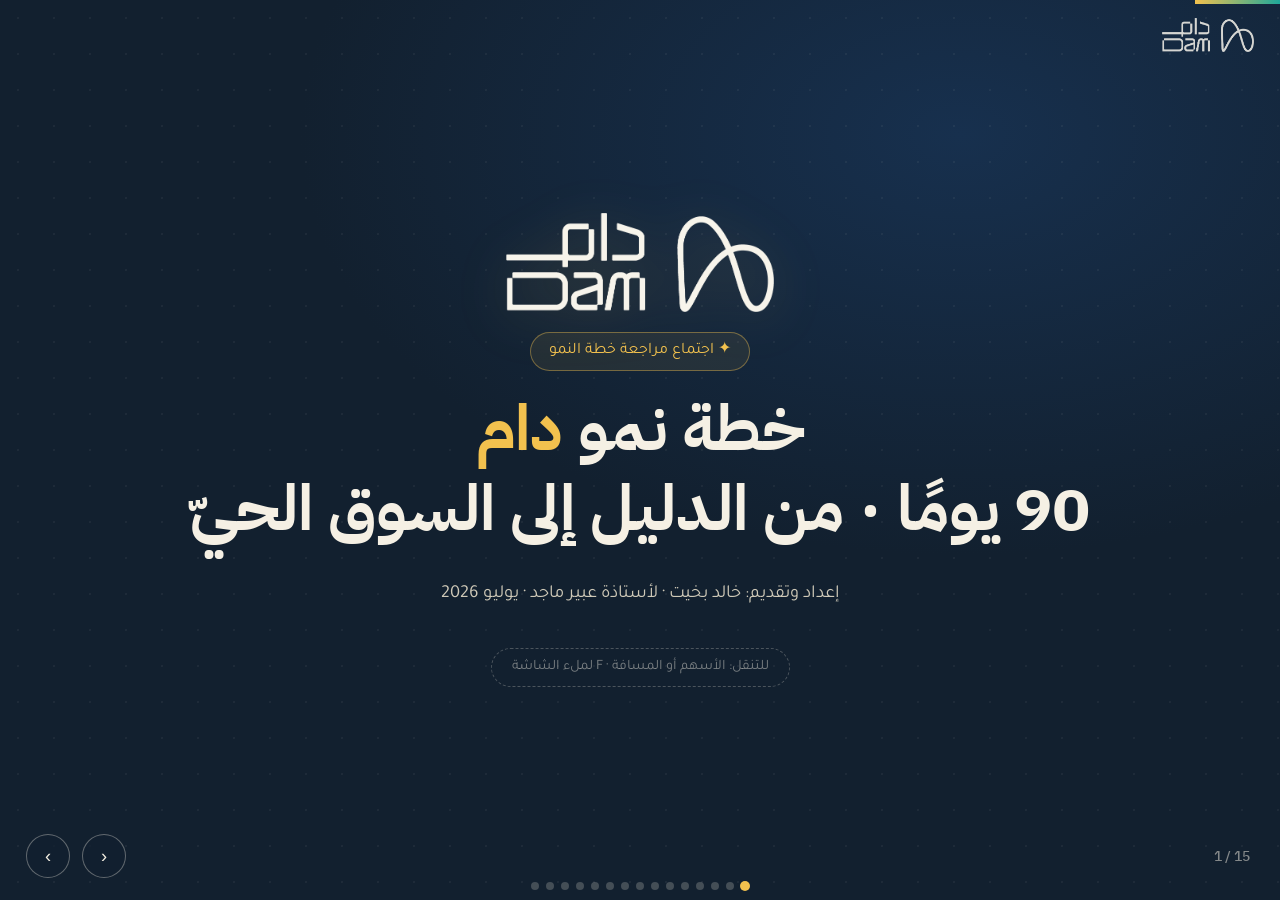
<file: presentation.html>
<!DOCTYPE html>
<html lang="ar" dir="rtl">
<head>
<meta charset="UTF-8">
<meta name="viewport" content="width=device-width, initial-scale=1.0">
<meta name="robots" content="noindex, nofollow">
<title>عرض خطة نمو دام — اجتماع المراجعة</title>
<meta name="theme-color" content="#12202f">
<meta property="og:type" content="website">
<meta property="og:site_name" content="خطة نمو دام">
<meta property="og:locale" content="ar_AR">
<meta property="og:title" content="عرض خطة نمو دام — 90 يومًا">
<meta property="og:description" content="العرض التقديمي لاجتماع مراجعة خطة النمو — إعداد خالد بخيت.">
<meta property="og:url" content="https://kbakhit1.github.io/dam-growth-plan/presentation.html">
<meta property="og:image" content="https://kbakhit1.github.io/dam-growth-plan/assets/img/og-image.png">
<meta property="og:image:width" content="1200">
<meta property="og:image:height" content="630">
<meta name="twitter:card" content="summary_large_image">
<meta name="twitter:image" content="https://kbakhit1.github.io/dam-growth-plan/assets/img/og-image.png">
<link rel="icon" type="image/png" href="assets/img/logo.png">
<style>
@import url('assets/fonts/fonts-local.css');
:root{
  --navy-950:#0a1520; --navy:#12202f; --navy-800:#17304e;
  --cream:#f5f0e4; --cream-dim:#cfc9b8; --gold:#f2c14e; --gold-strong:#e8ae1f;
  --teal:#1fa89a; --teal-deep:#128074; --orange:#f07b3f; --ok:#39c07c; --danger:#e5533c;
  --f-head:'IBM Plex Sans Arabic','Tajawal',sans-serif;
  --f-body:'Tajawal','IBM Plex Sans Arabic',sans-serif;
}
*{margin:0;padding:0;box-sizing:border-box}
html,body{height:100%;overflow:hidden}
body{font-family:var(--f-body);background:var(--navy);color:var(--cream);line-height:1.7}
b,strong{color:var(--gold)}
.gold{color:var(--gold)} .teal{color:var(--teal)} .dim{color:var(--cream-dim)}

/* ==== الديك ==== */
#deck{position:fixed;inset:0}
.slide{position:absolute;inset:0;display:flex;flex-direction:column;align-items:center;justify-content:center;
  padding:5vh 7vw;text-align:center;opacity:0;visibility:hidden;transform:translateX(-40px);
  transition:opacity .5s ease,transform .5s ease,visibility .5s;
  background:radial-gradient(1100px 700px at 75% 15%,var(--navy-800) 0%,var(--navy) 60%)}
.slide.active{opacity:1;visibility:visible;transform:none;z-index:2}
.slide.before{transform:translateX(40px)}
/* شبكة نقاط خلفية */
.slide::before{content:'';position:absolute;inset:0;pointer-events:none;
  background-image:radial-gradient(rgba(245,240,228,.05) 1.5px,transparent 1.5px);background-size:36px 36px}
.slide>*{position:relative;z-index:1}

/* ==== عناصر مشتركة ==== */
.kick{display:inline-flex;align-items:center;gap:8px;color:var(--gold);font-size:clamp(.8rem,1.4vw,1rem);
  border:1px solid rgba(242,193,78,.4);background:rgba(242,193,78,.08);padding:5px 18px;border-radius:99px;margin-bottom:18px}
h1{font-family:var(--f-head);font-size:clamp(2rem,5.5vw,4rem);font-weight:700;line-height:1.25}
h2{font-family:var(--f-head);font-size:clamp(1.5rem,3.6vw,2.6rem);font-weight:700;line-height:1.35;margin-bottom:14px}
.sub{color:var(--cream-dim);font-size:clamp(1rem,1.9vw,1.3rem);max-width:900px;margin-top:10px}
.grid{display:grid;gap:16px;width:min(1180px,92vw);margin-top:26px}
.g2{grid-template-columns:repeat(2,1fr)} .g3{grid-template-columns:repeat(3,1fr)} .g4{grid-template-columns:repeat(4,1fr)}
.card{background:rgba(21,40,64,.55);border:1px solid rgba(245,240,228,.14);border-radius:16px;padding:20px 18px;text-align:right}
.card h3{font-family:var(--f-head);color:var(--gold);font-size:clamp(1rem,1.7vw,1.25rem);margin-bottom:8px}
.card p{color:var(--cream-dim);font-size:clamp(.9rem,1.5vw,1.05rem);line-height:1.8}
.card .big{display:block;font-family:var(--f-head);font-weight:700;color:var(--cream);font-size:clamp(1.6rem,3.4vw,2.6rem);text-align:center}
.card small{display:block;color:var(--cream-dim);text-align:center;font-size:clamp(.8rem,1.3vw,.95rem);line-height:1.7;margin-top:6px}
.tagline{margin-top:26px;font-size:clamp(1.05rem,2vw,1.4rem);color:var(--cream)}
.tagline b{color:var(--gold)}
table{border-collapse:collapse;width:min(1000px,90vw);margin-top:22px;font-size:clamp(.85rem,1.6vw,1.1rem)}
th{background:rgba(242,193,78,.14);color:var(--gold);font-family:var(--f-head);padding:10px 14px;border:1px solid rgba(245,240,228,.15)}
td{padding:9px 14px;border:1px solid rgba(245,240,228,.12);color:var(--cream)}
td:first-child{text-align:right;color:var(--cream-dim)}
.arr{color:var(--teal);font-weight:700}

/* ظهور متدرج داخل السلايد */
.rv{opacity:0;transform:translateY(22px);transition:opacity .55s ease,transform .55s ease}
.slide.active .rv{opacity:1;transform:none}
.slide.active .rv:nth-child(1){transition-delay:.08s}.slide.active .rv:nth-child(2){transition-delay:.16s}
.slide.active .rv:nth-child(3){transition-delay:.24s}.slide.active .rv:nth-child(4){transition-delay:.32s}
.slide.active .rv:nth-child(5){transition-delay:.4s}.slide.active .rv:nth-child(6){transition-delay:.48s}
.slide.active .rv:nth-child(7){transition-delay:.56s}

/* ==== الغلاف ==== */
.cover .logo{height:clamp(70px,11vh,110px);margin-bottom:20px;filter:drop-shadow(0 6px 26px rgba(242,193,78,.22))}
.cover .who{margin-top:30px;color:var(--cream-dim);font-size:clamp(.95rem,1.7vw,1.15rem)}
.cover .hint{margin-top:38px;color:rgba(245,240,228,.45);font-size:clamp(.75rem,1.2vw,.9rem);border:1px dashed rgba(245,240,228,.25);border-radius:99px;padding:6px 20px}

/* عقدة المدن */
.cluster{position:relative;width:min(560px,80vw);height:170px;margin:26px auto 0}
.pin{position:absolute;display:flex;flex-direction:column;align-items:center;gap:5px}
.pin i{width:14px;height:14px;border-radius:50%;background:var(--orange);animation:pulse 2.6s infinite}
.pin.g i{background:var(--gold)}
.pin span{font-size:clamp(.75rem,1.3vw,.95rem);color:var(--cream-dim);background:rgba(10,21,32,.65);
  border:1px solid rgba(245,240,228,.15);padding:2px 12px;border-radius:99px;white-space:nowrap}
@keyframes pulse{0%{box-shadow:0 0 0 0 rgba(242,193,78,.45)}70%{box-shadow:0 0 0 20px rgba(242,193,78,0)}100%{box-shadow:0 0 0 0 rgba(242,193,78,0)}}
@media (prefers-reduced-motion:reduce){
  .pin i{animation:none}
  .slide,.rv{transition:none}
}

/* الشريط والتنقل */
#bar{position:fixed;top:0;right:0;height:4px;background:linear-gradient(90deg,var(--gold),var(--teal));z-index:10;transition:width .4s ease}
#nav{position:fixed;bottom:22px;left:26px;display:flex;align-items:center;gap:12px;z-index:10;direction:ltr}
#nav button{width:44px;height:44px;border-radius:50%;border:1.5px solid rgba(245,240,228,.35);background:rgba(18,32,47,.7);
  color:var(--cream);font-size:1.15rem;cursor:pointer;transition:.25s}
#nav button:hover{border-color:var(--gold);color:var(--gold)}
#count{position:fixed;bottom:32px;right:30px;color:rgba(245,240,228,.5);font-size:.9rem;z-index:10;font-family:var(--f-head);direction:ltr}
#dots{position:fixed;bottom:0;left:0;right:0;display:flex;justify-content:center;gap:7px;padding:10px;z-index:9}
#dots i{width:8px;height:8px;border-radius:50%;background:rgba(245,240,228,.22);cursor:pointer;transition:.25s}
#dots i.on{background:var(--gold);transform:scale(1.25)}
.foot-logo{position:fixed;top:18px;right:26px;height:34px;opacity:.85;z-index:9}

@media(max-width:820px){
  .g4{grid-template-columns:repeat(2,1fr)} .g3{grid-template-columns:1fr} .g2{grid-template-columns:1fr}
  .slide{padding:4vh 5vw;overflow-y:auto;justify-content:flex-start;padding-top:9vh}
  #dots{display:none}
}
</style>
</head>
<body>

<div id="bar"></div>
<img class="foot-logo" src="assets/img/logo.png" alt="دام">
<div id="deck">

<!-- 1 · الغلاف -->
<section class="slide cover active">
  <img class="logo" src="assets/img/logo.png" alt="شعار دام">
  <div class="kick">✦ اجتماع مراجعة خطة النمو</div>
  <h1>خطة نمو <span class="gold">دام</span><br>90 يومًا · من الدليل إلى السوق الحيّ</h1>
  <p class="who">إعداد وتقديم: خالد بخيت · لأستاذة عبير ماجد · يوليو 2026</p>
  <p class="hint">للتنقل: الأسهم أو المسافة · F لملء الشاشة</p>
</section>

<!-- 2 · الأجندة -->
<section class="slide">
  <h2 class="rv">أجندة اللقاء</h2>
  <div class="grid g4">
    <div class="card rv"><h3>١ · فين إحنا دلوقتي</h3><p>الوضع بالأرقام الفعلية من المنصة — والتشخيص في جملة واحدة</p></div>
    <div class="card rv"><h3>٢ · القرارات الاستراتيجية</h3><p>المنطقة · الشريحة · المؤشر اللي هنقيس بيه كل حاجة</p></div>
    <div class="card rv"><h3>٣ · خطة الـ90 يومًا</h3><p>ثلاثة شهور بثلاث بوابات قرار — وكل بند له منفّذ ومقياس</p></div>
    <div class="card rv"><h3>٤ · أول 3 خطوات بكرة</h3><p>وقرارات محتاجينها من حضرتك في اللقاء ده</p></div>
  </div>
  <p class="tagline rv">الهدف من اللقاء: نخرج <b>متفقين على الترتيب</b> — مش بس على الأفكار.</p>
</section>

<!-- 3 · المنهجية -->
<section class="slide">
  <h2 class="rv">الكلام ده اتبنى إزاي؟</h2>
  <p class="sub rv">قبل أي توصية — فحص ميداني كامل، مش انطباعات:</p>
  <div class="grid g3">
    <div class="card rv"><h3>🔍 فحص حي من الداخل</h3><p>تصفّح كل صفحات المنصة، ودخول بحساب منظّمة حقيقي، وتحليل الأنشطة الحية نشاطًا نشاطًا</p></div>
    <div class="card rv"><h3>🧭 قراراتك أساس التوجيه</h3><p>العمودية اللي حددتيها، وملاحظتك إن الجمعيات والصغار أكثر تجاوبًا، وخبرتك التسويقية — مدمجة في صميم الخطة</p></div>
    <div class="card rv"><h3>⚖️ تحقّق مستقل لكل رقم</h3><p>كل ادعاء عن السوق والمنافسين اتفحص من مصدره — واللي ما ثبتش اتشال</p></div>
  </div>
</section>

<!-- 4 · الوضع بالأرقام -->
<section class="slide">
  <h2 class="rv">الوضع بالأرقام — من المنصة نفسها</h2>
  <div class="grid g4">
    <div class="card rv"><span class="big" data-count="75"></span><small>منظّمة مسجّلة</small></div>
    <div class="card rv"><span class="big" data-count="27"></span><small>نشروا فعلًا</small></div>
    <div class="card rv"><span class="big gold" data-count="10"></span><small>بس اللي كرّروا النشر</small></div>
    <div class="card rv"><span class="big" data-count="14"></span><small>فعالية قادمة على الخريطة</small></div>
  </div>
  <p class="tagline rv">والجمهور؟ <b>~20 مستخدمًا</b> — والسبب بسيط: <b>التسويق للجمهور لسه ما بدأش أصلًا.</b></p>
</section>

<!-- 5 · التشخيص -->
<section class="slide">
  <h2 class="rv">التشخيص في جملة واحدة</h2>
  <p class="sub rv">المشكلة <b>مش</b> قلة عارضين — المشكلة إن <b>دورة العمل ما بتكملش:</b></p>
  <div class="grid g3">
    <div class="card rv"><h3>✖️ التكرار واقف</h3><p>اللي جرّب النشر مرة… ما رجعش تاني — 17 منظّمة نشرن مرة واختفن</p></div>
    <div class="card rv"><h3>✖️ الطلب ما اتبناش</h3><p>مفيش جمهور بيوصل للأنشطة — لأن مفيش تسويق موجّه له بعد</p></div>
    <div class="card rv"><h3>✖️ القياس مش موجود</h3><p>زر الواتساب بلا عدّاد — يعني كل قرار لحد النهارده بيتاخد بالإحساس مش بالرقم</p></div>
  </div>
  <p class="tagline rv">والتلاتة دول <b>قابلين للحل في 90 يومًا</b> — ودي الخطة بالظبط.</p>
</section>

<!-- 6 · الأساس الموجود -->
<section class="slide">
  <h2 class="rv">لكن الأساس موجود — وده مش مجاملة</h2>
  <div class="grid g4">
    <div class="card rv"><h3>🗺️ منصة شغّالة فعلًا</h3><p>خريطة تفاعلية بأنشطة حقيقية — أصعب خطوة في أي منصة ناشئة عدّت</p></div>
    <div class="card rv"><h3>🏆 منظّمات حقيقيات نشيطات</h3><p>أقوى منظّمة على المنصة كلها عندها 11 نشاطًا في القطيف — وبعدها واحدة بـ5 في الجبيل</p></div>
    <div class="card rv"><h3>💳 استعداد للدفع مثبت</h3><p>3 منظّمات دفعن فعلًا قبل نزول العرض المجاني — بذرة إثبات حقيقية</p></div>
    <div class="card rv"><h3>📈 العضوي بيتحرك</h3><p>+10 أنشطة عضوية جديدة في 4 أيام فقط أثناء الفحص — النبض موجود</p></div>
  </div>
</section>

<!-- 7 · القرار 1: الشرقية -->
<section class="slide">
  <div class="kick rv">القرار الاستراتيجي الأول</div>
  <h2 class="rv">عقدة الشرقية الحيّة — حاضنة الدمام</h2>
  <div class="cluster rv">
    <div class="pin" style="top:8%;right:14%"><i></i><span>القطيف</span></div>
    <div class="pin g" style="top:52%;right:30%"><i></i><span>الدمام</span></div>
    <div class="pin" style="top:14%;right:52%"><i></i><span>الظهران</span></div>
    <div class="pin g" style="top:60%;right:66%"><i></i><span>الخبر</span></div>
  </div>
  <div class="grid g3">
    <div class="card rv"><h3>المقر هنا</h3><p>شركتكم في الخبر — والوصول لأي منظّمة أو جهة في العنقود أقل من ساعة</p></div>
    <div class="card rv"><h3>الزخم الفعلي هنا</h3><p>العرض العضوي بالشرقية 27 نشاطًا مقابل 10 بالرياض — وأقوى منظّمتين فعليًا هنا</p></div>
    <div class="card rv"><h3>سوق واحد متصل</h3><p>4 مدن متلاصقة · <b>3.39 مليون نسمة</b> (تعداد 2022) — والناس بتتنقل بينها يوميًا</p></div>
  </div>
  <p class="tagline rv">⚖️ <b>تركيز الموارد ≠ قفل المنصة</b> — الخريطة تفضل وطنية، لكن الجهد والصرف هنا الأول.</p>
</section>

<!-- 8 · القرار 2+3 -->
<section class="slide">
  <div class="kick rv">القراران الثاني والثالث</div>
  <h2 class="rv">لمين؟ وبنقيس بإيه؟</h2>
  <div class="grid g2">
    <div class="card rv"><h3>🎯 العمودية: أنشطة الأطفال والنساء</h3><p>قرار حضرتك — والأرقام بتسنده: أكثر من <b>1.2 مليون طفل</b> تحت 15 سنة بالمنطقة الشرقية، وأغلب المحتوى الحالي أصلًا كده. (الشباب توسّع بعد يوم 90)</p></div>
    <div class="card rv"><h3>📏 العملة: نقرة الواتساب الموسومة</h3><p>رقم واحد بيقول إن فيه طلبًا حقيقيًا وتواصلًا حصل فعلًا: <b>كم شخص ضغط زر واتساب للتواصل مع منظّمة؟</b> أي نشاط ما بيرفعش الرقم ده — بنراجع جدواه</p></div>
  </div>
  <p class="tagline rv">من النهارده: بنبطّل نتابع المؤشرات المظهرية (عدد المسجلين · إجمالي الأنشطة) — وبنتابع <b>5 أرقام بس</b>.</p>
</section>

<!-- 9 · الخطة من فوق -->
<section class="slide">
  <h2 class="rv">الخطة من فوق: 3 شهور · 3 بوابات · 22 بندًا</h2>
  <div class="grid g3">
    <div class="card rv"><h3>الشهر 1 — إزالة العوائق وإعادة التفعيل</h3><p>نوقف الفاقد ونشغّل الموجود — أرخص وأسرع مكاسب متاحة</p><p class="teal" style="margin-top:8px">🚦 بوابة: العرض الحي 35-40 + النسخة الاحتياطية مجرَّبة</p></div>
    <div class="card rv"><h3>الشهر 2 — تحويل القيمة لرقم</h3><p>المنظّمة تشوف قيمة ملموسة بالأرقام — ده اللي بيخلّيها تكرر وتستمر</p><p class="teal" style="margin-top:8px">🚦 بوابة: 5% من الزوار على الأقل بيضغطوا للتواصل</p></div>
    <div class="card rv"><h3>الشهر 3 — أول إيراد حقيقي</h3><p>موجة إغلاق عقود الجهات — مدفوعة مقدمًا</p><p class="teal" style="margin-top:8px">🚦 بوابة يوم 90: عقدان فأكثر = المشروع أثبت جدواه</p></div>
  </div>
  <p class="tagline rv">كل بند من الـ22: <b>مين ينفّذه + إزاي نعرف إنه اتعمل.</b> مفيش بند بلا مقياس.</p>
</section>

<!-- 10 · الشهر الأول -->
<section class="slide">
  <div class="kick rv">الشهر الأول</div>
  <h2 class="rv">إزالة العوائق وإعادة التفعيل</h2>
  <div class="grid g3">
    <div class="card rv"><h3>🔴 البند العاجل — أول يوم</h3><p>معالجة بيانات بنكية منشورة في وصف نشاط + فلتر آلي يمنع تكرارها</p></div>
    <div class="card rv"><h3>💬 حملة «كرّريها»</h3><p>رسالة لكل منظّمة نشاطها انتهى: «تحبي ننزّلها تاني؟ أرسلي التاريخ وأنا أنشرها لك خلال ساعة» — لو ربعهم رجعوا، العرض القادم +43%</p></div>
    <div class="card rv"><h3>📏 عدّاد الواتساب</h3><p>الحل السريع في ساعة + الرابط الوسيط الدقيق 100% — من هنا ورايح كل قرار برقم</p></div>
    <div class="card rv"><h3>🛡️ تأمين البيانات</h3><p>نسخة احتياطية يومية + تجربة استرجاع فعلية موثّقة — قبل أي شغل تاني</p></div>
    <div class="card rv"><h3>📄 بوابة الأوراق</h3><p>سياستكم بقبول وثيقة العمل الحر قائمة وصح — التشغيل: إظهار المتطلب من أول خطوة بدل آخر خطوة + قائمة المتوقفات عند الأوراق (أدفأ قائمة إحياء)</p></div>
    <div class="card rv"><h3>📣 قناة «أجندة الشرقية»</h3><p>كل خميس: 5 أنشطة منتقاة للعائلات — قناة الرجوع اللي بتتراكم بدل محتوى بيختفي</p></div>
    <div class="card rv" style="grid-column:1/-1"><h3>🔎 الصيد الموجّه عبر جوجل</h3><p>مش كل المنظّمات على إنستقرام — بحث أسبوعي بكلمات زي «ورشة رسم الخبر» و«تحفيظ قرآن القطيف» مع ضبط فلتر الوقت على «الشهر الأخير»، فتطلع المنظّمات النشطة <b>دلوقتي</b> مش صفحات قديمة — وكل نتيجة منظّمة شغّالة فعلًا تتضاف لقائمة التواصل</p></div>
  </div>
</section>

<!-- 11 · الشهر الثاني -->
<section class="slide">
  <div class="kick rv">الشهر الثاني</div>
  <h2 class="rv">المنظّمة تشوف القيمة — بالرقم</h2>
  <div class="grid g3">
    <div class="card rv"><h3>🌐 موقع مصغّر + QR لكل منظّمة</h3><p>باسمها وصورها وأنشطتها — حاجة كانت هتدفع فيها مئات الريالات، بتاخدها من دام مجانًا</p></div>
    <div class="card rv"><h3>📊 تقرير أسبوعي</h3><p>«12 شخصًا ضغطوا للتواصل معك عبر دام الأسبوع ده» — أول رقم حقيقي تشوفه المنظّمة عن قيمة وجودها</p></div>
    <div class="card rv"><h3>⭐ مراجعات الحضور الموثّقة</h3><p>بشارة «حضر فعلًا» — الحاجة الوحيدة اللي منشور إنستقرام مش قادر ينافس فيها</p></div>
    <div class="card rv"><h3>🤝 6-8 تجارب مجانية للجهات</h3><p>كل تجربة معاها اجتماع إغلاق بتاريخ محدد من أول يوم — التجربة بلا موعد بتتحول لخدمة مجانية دائمة</p></div>
    <div class="card rv"><h3>📒 تشغيل سيركل العميل</h3><p>8 مراحل لكل عميلة + جدول متابعة بإيقاع 10 دقايق يوميًا — متابعة العملاء تتحول من اجتهاد شخصي لنظام</p></div>
    <div class="card rv"><h3>🔘 زر «احجز عبر دام — قريبًا»</h3><p>بنقيس الطلب على الحجز قبل ما نبنيه — عدد الضغطات هو اللي هيحدد القرار</p></div>
  </div>
</section>

<!-- 12 · الشهر الثالث -->
<section class="slide">
  <div class="kick rv">الشهر الثالث</div>
  <h2 class="rv">أول إيراد حقيقي</h2>
  <div class="grid g3">
    <div class="card rv"><h3>💰 موجة إغلاق العقود</h3><p><b>2-4 عقود</b> «باقة جهات» بـ<b>3,600 ريال/سنة تُدفع مقدمًا</b> — سعر تأسيسي لأول 10 جهات، بعدها 6,000. والجهة بتاخد: نشر بلا حد + أولوية ظهور + تقرير شهري بيبرر الصرف قدام إدارتها</p></div>
    <div class="card rv"><h3>📋 قرار الحجز — بالرقم</h3><p>ضغطات زر «احجز قريبًا» + ملاحظات المنظّمات = وثيقة قرار من صفحة: نبني ولا نأجّل، والسبب بالرقم</p></div>
    <div class="card rv"><h3>🎯 مضاعفة القناة الفائزة</h3><p>بعد شهرين هيبان أي قناة بتجيب أكبر نقرات مقابل ساعة العمل — نركّز فيها ونوقف الباقي</p></div>
  </div>
  <p class="tagline rv">وبعد يوم 90؟ <b>سلّم دخل كامل:</b> أدوات مجانية بتبني الاعتماد ← خدمات مدفوعة ← عمولة حجز عبر بوابة مرخّصة.</p>
</section>

<!-- 13 · المستهدفات -->
<section class="slide">
  <h2 class="rv">المستهدفات — اليوم مقابل يوم 90</h2>
  <table class="rv">
    <tr><th>المؤشر</th><th>اليوم</th><th></th><th>بعد 90 يومًا</th></tr>
    <tr><td>فعاليات حية نشرتها منظّمات بأنفسهن</td><td>14</td><td class="arr">←</td><td><b>50-60</b></td></tr>
    <tr><td>منظّمات نشرن أكثر من مرة</td><td>10</td><td class="arr">←</td><td><b>20</b></td></tr>
    <tr><td>نقرات واتساب شهريًا</td><td>غير مقاسة</td><td class="arr">←</td><td><b>300-450</b></td></tr>
    <tr><td>عقود جهات موقّعة</td><td>0</td><td class="arr">←</td><td><b>2-4</b></td></tr>
    <tr><td>إيراد محصّل مقدمًا</td><td>رمزي</td><td class="arr">←</td><td><b>7,200-14,400 ريال</b></td></tr>
  </table>
  <p class="tagline rv">أهداف <b>تُراجع عند كل بوابة شهرية</b> حسب النتائج الفعلية — مش وعود.</p>
</section>

<!-- 14 · الأدوار -->
<section class="slide">
  <h2 class="rv">مين بيعمل إيه — بالسعة الحقيقية</h2>
  <div class="grid g3">
    <div class="card rv"><h3>عبير — المبيعات حصريًا</h3><p>تواصل الجهات + اجتماعات الإغلاق + اعتماد شكل المحتوى. <b>خارج نطاقها:</b> التنفيذ اليومي والإدخال</p></div>
    <div class="card rv"><h3>أمل — التشغيل والمحتوى</h3><p>4 ساعات تفعيل منظّمات · 4 ساعات محتوى · ساعتان قوائم ودعم — <b>ويتوقف:</b> إدخال أنشطة على مدن متفرقة</p></div>
    <div class="card rv"><h3>أحمد — التقنية ضمن راتبه</h3><p>البنود التقنية بالترتيب المحدد، باتفاق «نطاق شهر» مكتوب يحمي الطرفين — <b>ويتوقف:</b> أي بناء جديد قبل ثبوت الطلب عليه</p></div>
  </div>
  <p class="tagline rv">⏱️ والإيقاع: <b>اجتماع الاثنين — نصف ساعة</b> · مراجعة الأرقام الخمسة · وقرار واحد: أي قناة تاخد وقت الفريق الأسبوع الجاي؟</p>
</section>

<!-- 15 · الختام -->
<section class="slide">
  <h2 class="rv">أول 3 خطوات — بكرة الصبح</h2>
  <div class="grid g3">
    <div class="card rv"><h3>1️⃣ رسالة لأحمد</h3><p>«محتاجة بالترتيب: فلتر البيانات البنكية · قائمة اللي وقفوا عند خطوة الأوراق · عدّاد زر الواتساب»</p></div>
    <div class="card rv"><h3>2️⃣ رسالة لأمل</h3><p>«ابدئي حملة (كرّريها) — رسالة لكل منظّمة نشاطها انتهى: تحبي ننزّلها تاني؟»</p></div>
    <div class="card rv"><h3>3️⃣ حجز الاثنين الجاي</h3><p>نصف ساعة — أول اجتماع لمراجعة الأرقام الخمسة</p></div>
  </div>
  <p class="tagline rv">وفي نهاية الـ90 يومًا، قدام حضرتك إجابة بالأرقام على سؤالك الأهم:<br><b>«هل المشروع يستحق الاستمرار؟»</b> — <span class="teal">والحالتان مكسب: نجاح نبني عليه، أو وضوح بيوفّر سنين.</span></p>
  <p class="sub rv" style="margin-top:22px">📄 الخطة كاملة بالتفاصيل: <b>kbakhit1.github.io/dam-growth-plan</b></p>
</section>

</div>

<div id="nav"><button id="prevB" title="السابق">‹</button><button id="nextB" title="التالي">›</button></div>
<div id="count"></div>
<div id="dots"></div>

<script>
(function(){
  'use strict';
  var slides = [].slice.call(document.querySelectorAll('.slide'));
  var bar = document.getElementById('bar'), count = document.getElementById('count'), dotsBox = document.getElementById('dots');
  var reduced = window.matchMedia('(prefers-reduced-motion: reduce)').matches;
  var cur = 0, N = slides.length;

  slides.forEach(function(_, i){
    var d = document.createElement('i');
    d.addEventListener('click', function(){ go(i); });
    dotsBox.appendChild(d);
  });
  var dots = [].slice.call(dotsBox.children);

  function animateCounters(slide){
    slide.querySelectorAll('[data-count]').forEach(function(el){
      if (el.dataset.done) return;
      el.dataset.done = '1';
      var target = parseFloat(el.getAttribute('data-count'));
      var fmt = new Intl.NumberFormat('en-US');
      if (reduced) { el.textContent = fmt.format(target); return; }
      var t0 = null, dur = 1300;
      function step(ts){
        if (!t0) t0 = ts;
        var p = Math.min((ts - t0) / dur, 1);
        el.textContent = fmt.format(Math.round(target * (1 - Math.pow(1 - p, 3))));
        if (p < 1) requestAnimationFrame(step);
      }
      requestAnimationFrame(step);
    });
  }

  function go(i){
    if (i < 0 || i >= N || i === cur && slides[cur].classList.contains('active')) {}
    i = Math.max(0, Math.min(N - 1, i));
    slides.forEach(function(s, k){
      s.classList.toggle('active', k === i);
      s.classList.toggle('before', k > i);
    });
    dots.forEach(function(d, k){ d.classList.toggle('on', k === i); });
    cur = i;
    bar.style.width = (((i + 1) / N) * 100) + '%';
    count.textContent = (i + 1) + ' / ' + N;
    if (history.replaceState) history.replaceState(null, '', '#s' + (i + 1));
    animateCounters(slides[i]);
  }

  document.getElementById('nextB').addEventListener('click', function(){ go(cur + 1); });
  document.getElementById('prevB').addEventListener('click', function(){ go(cur - 1); });

  document.addEventListener('keydown', function(e){
    if (e.key === 'ArrowLeft' || e.key === 'PageDown' || e.key === ' ') { e.preventDefault(); go(cur + 1); }
    else if (e.key === 'ArrowRight' || e.key === 'PageUp') { e.preventDefault(); go(cur - 1); }
    else if (e.key === 'Home') go(0);
    else if (e.key === 'End') go(N - 1);
    else if (e.key === 'f' || e.key === 'F') {
      if (document.fullscreenElement) document.exitFullscreen();
      else document.documentElement.requestFullscreen && document.documentElement.requestFullscreen();
    }
  });

  var tx = null, ty = null;
  document.addEventListener('touchstart', function(e){ tx = e.touches[0].clientX; ty = e.touches[0].clientY; }, {passive:true});
  document.addEventListener('touchend', function(e){
    if (tx === null) return;
    var dx = e.changedTouches[0].clientX - tx;
    var dy = e.changedTouches[0].clientY - ty;
    /* السحب يقلب السلايد فقط لو الحركة أفقية بوضوح — عشان ما يتعارضش مع السكرول الرأسي جوه السلايدات الطويلة */
    if (Math.abs(dx) > 60 && Math.abs(dx) > Math.abs(dy) * 1.5) { dx < 0 ? go(cur + 1) : go(cur - 1); }
    tx = ty = null;
  }, {passive:true});

  var m = location.hash.match(/^#s(\d+)$/);
  go(m ? parseInt(m[1], 10) - 1 : 0);
})();
</script>
</body>
</html>
</file>
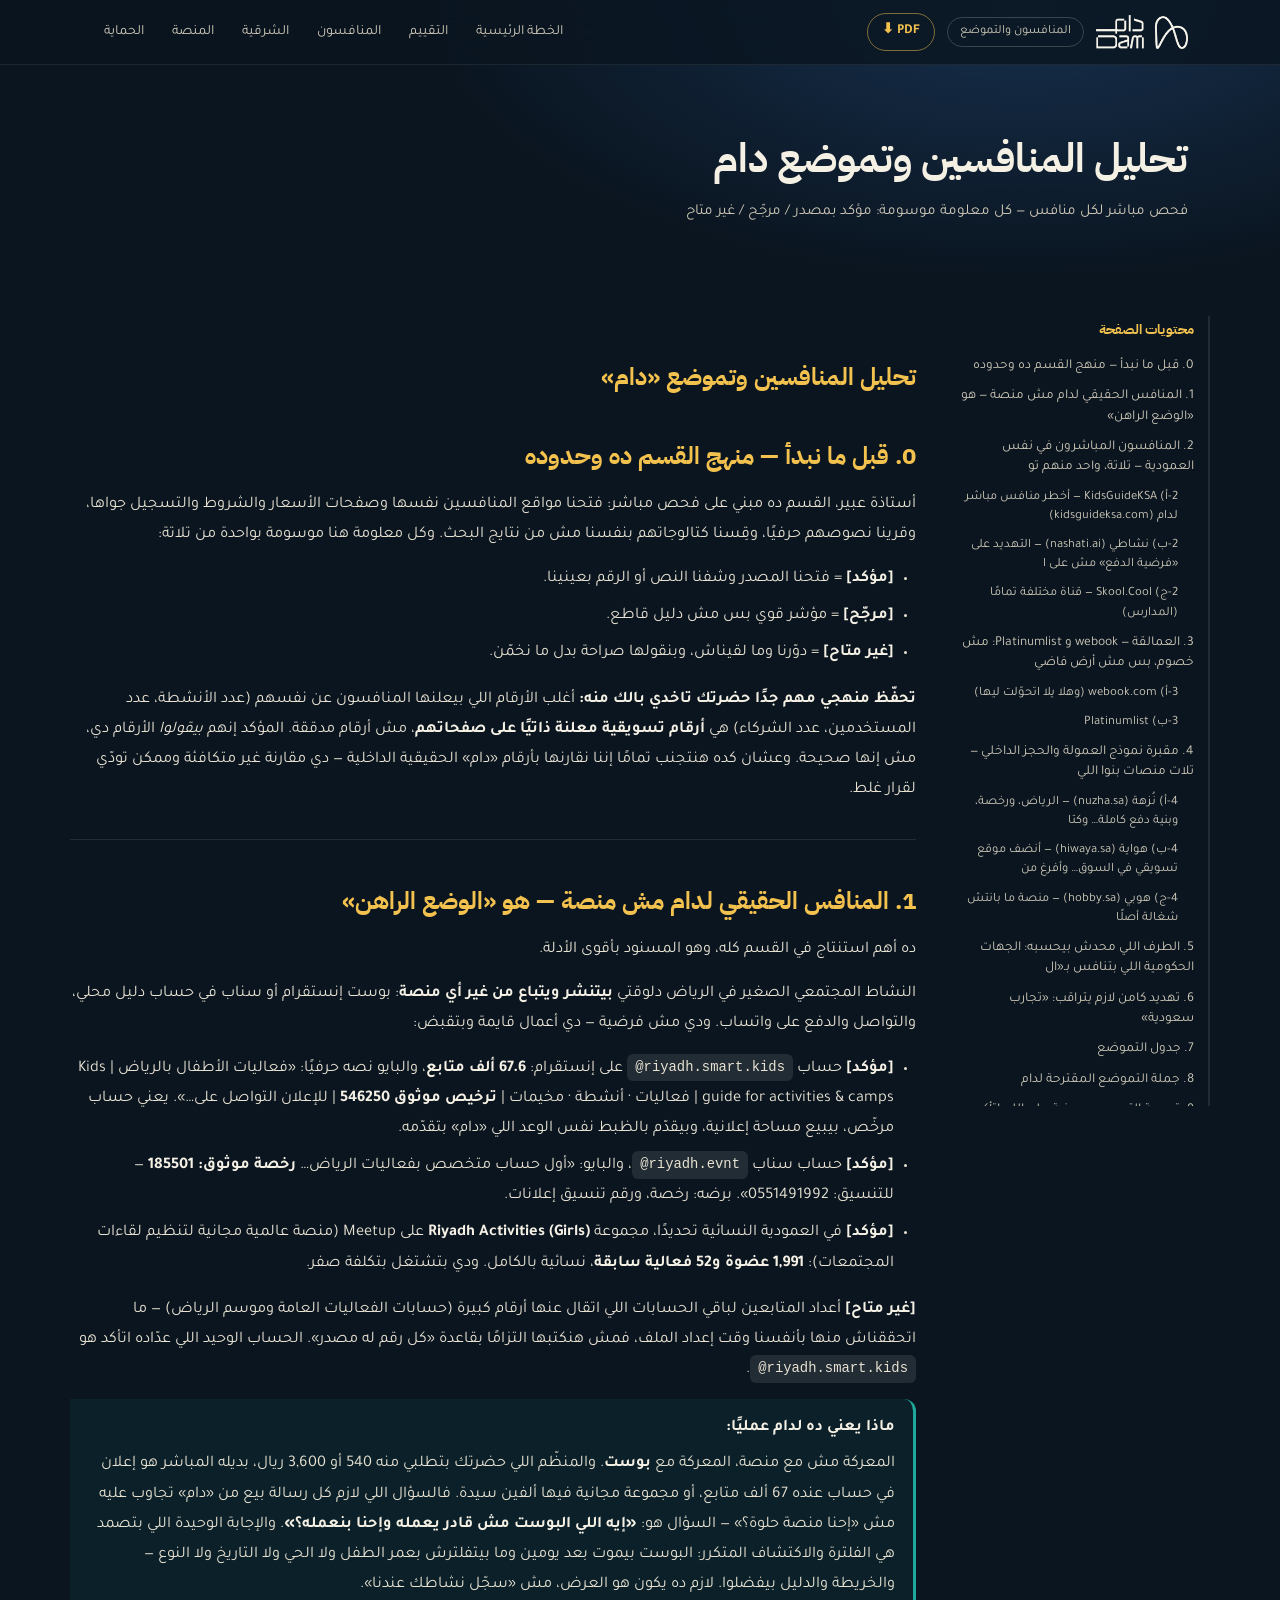
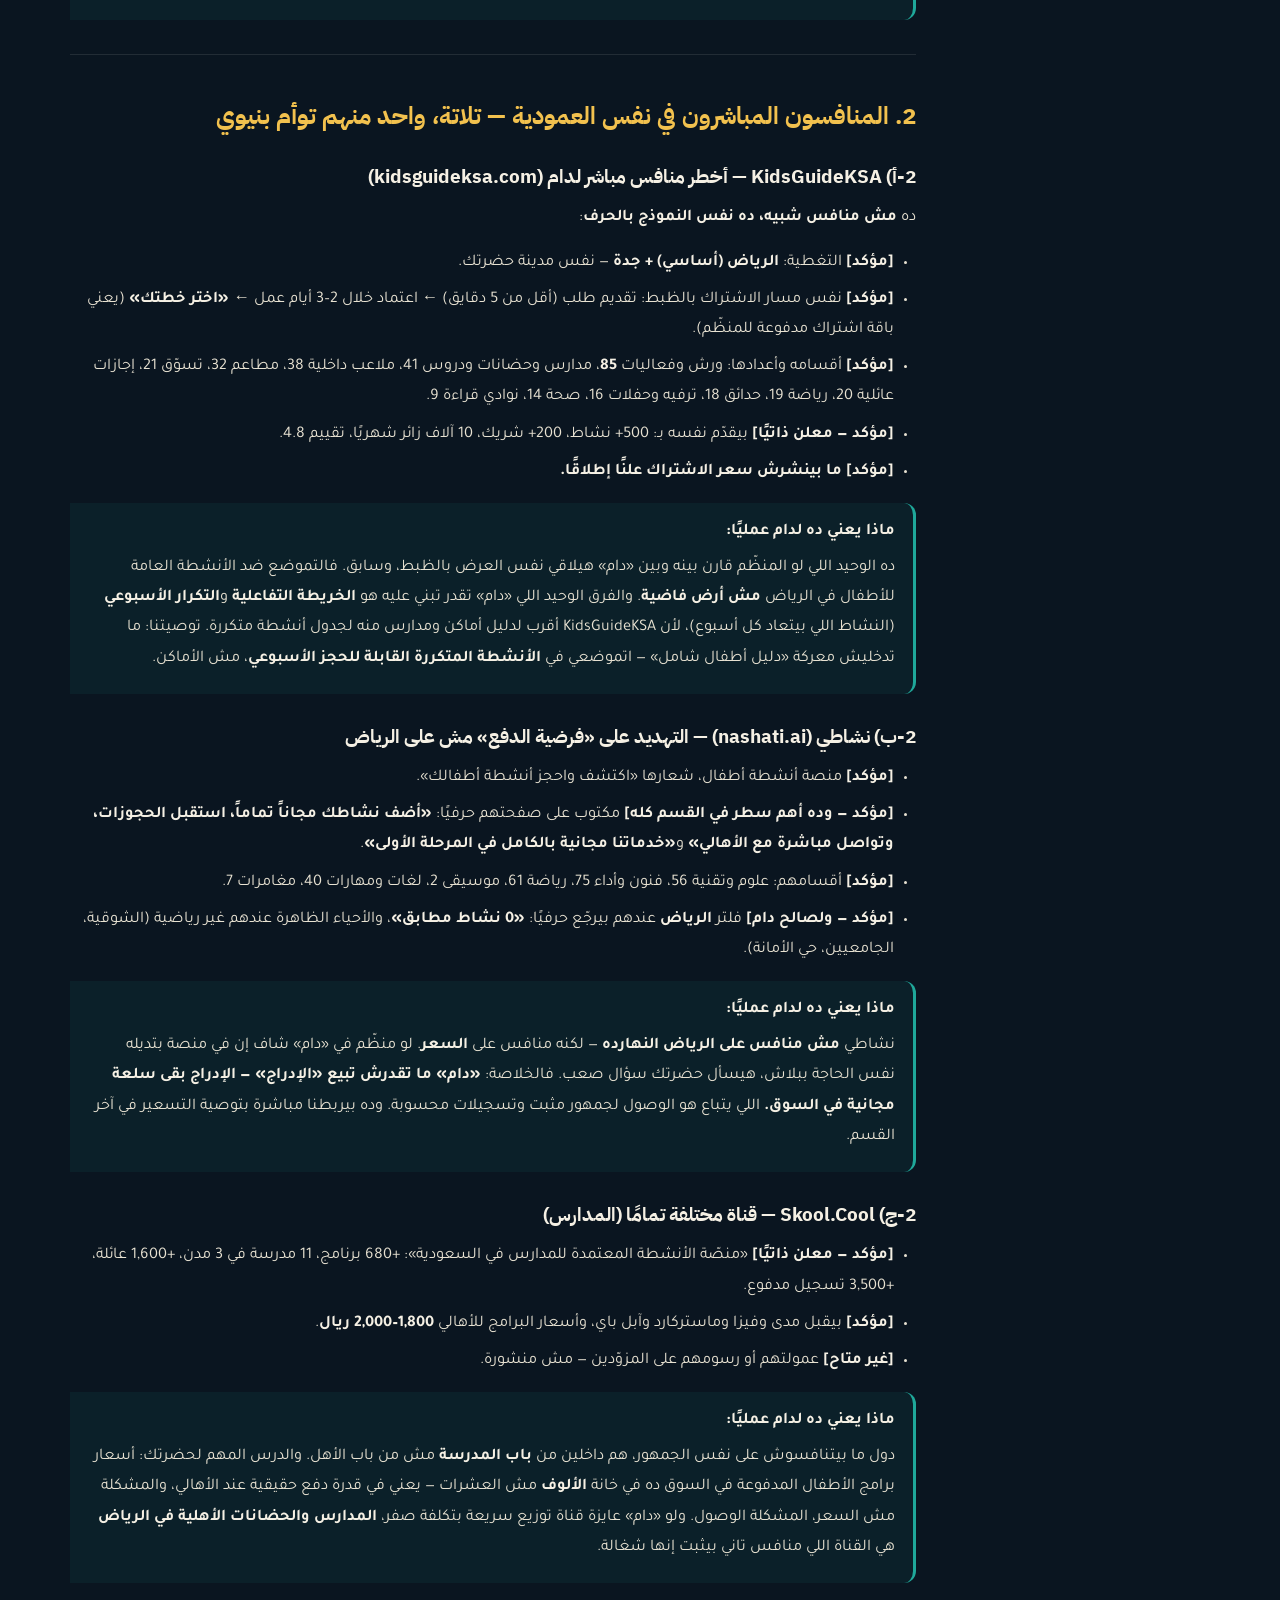
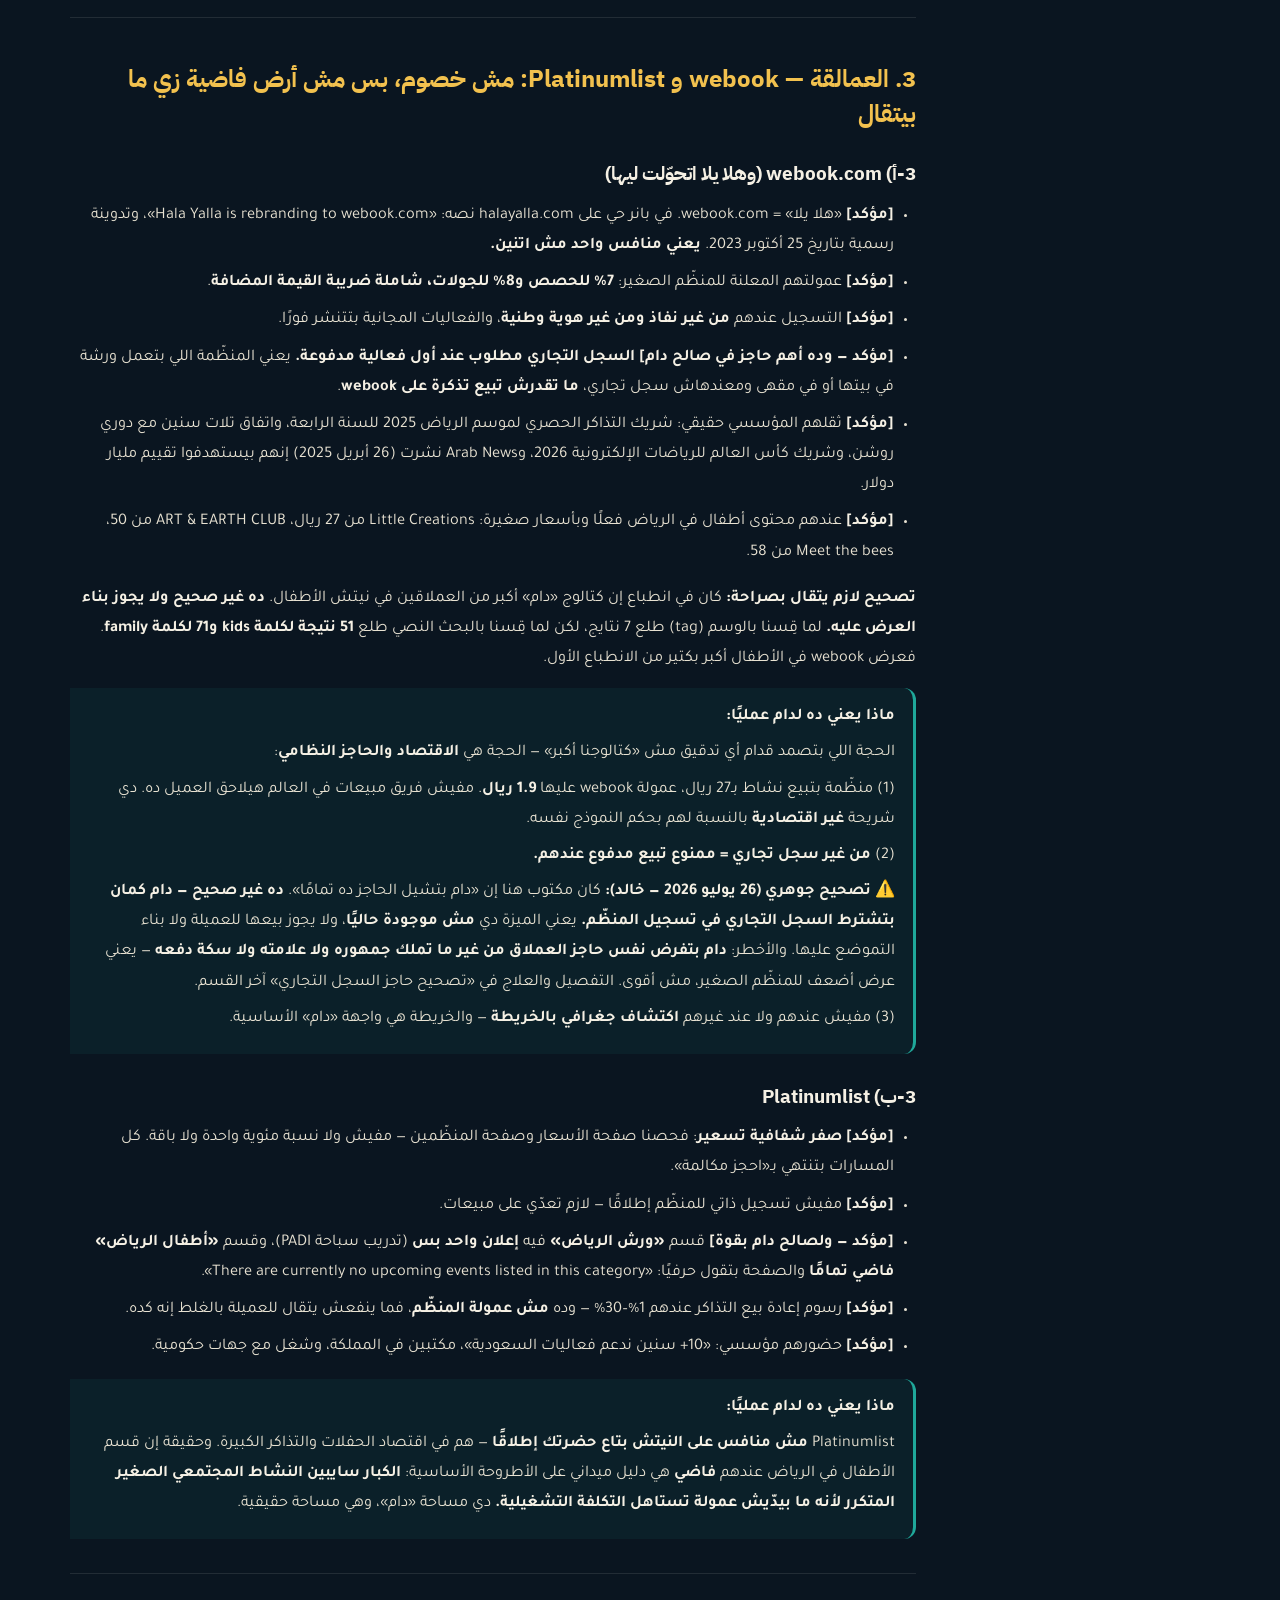
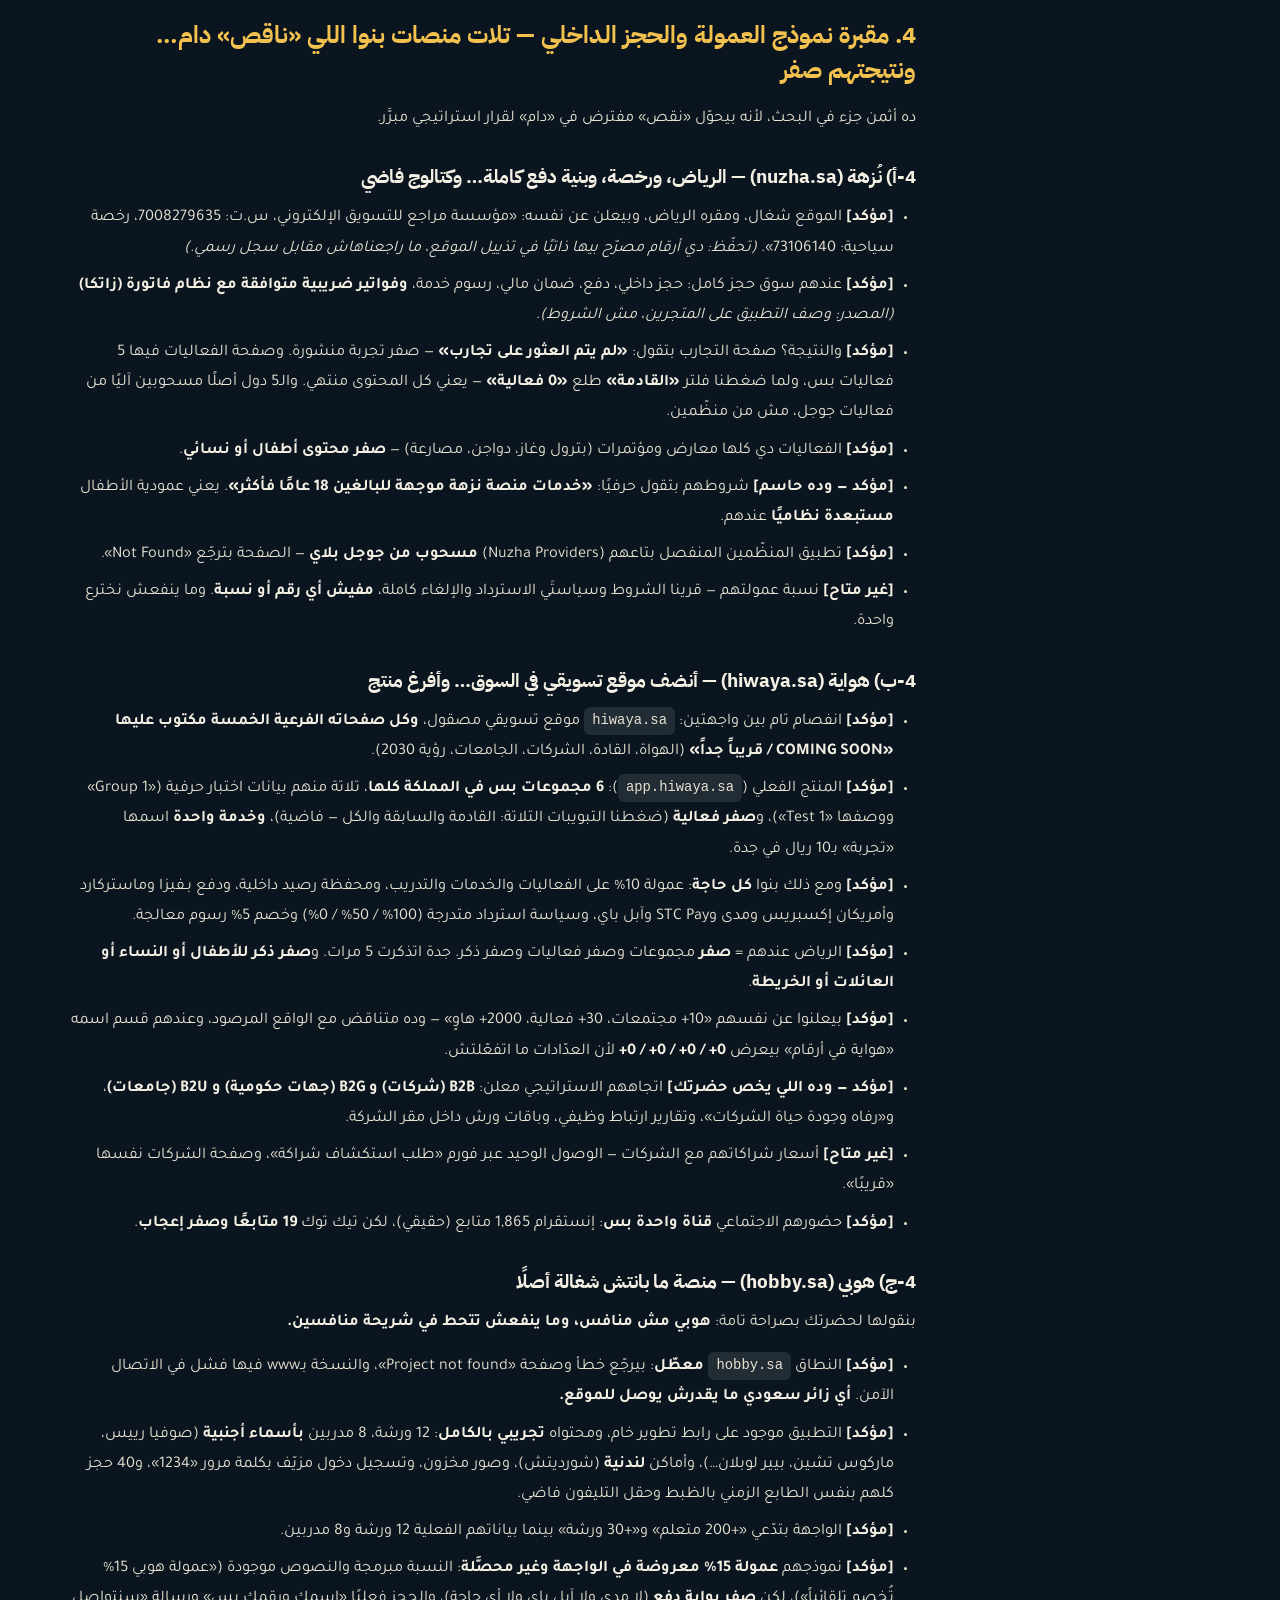
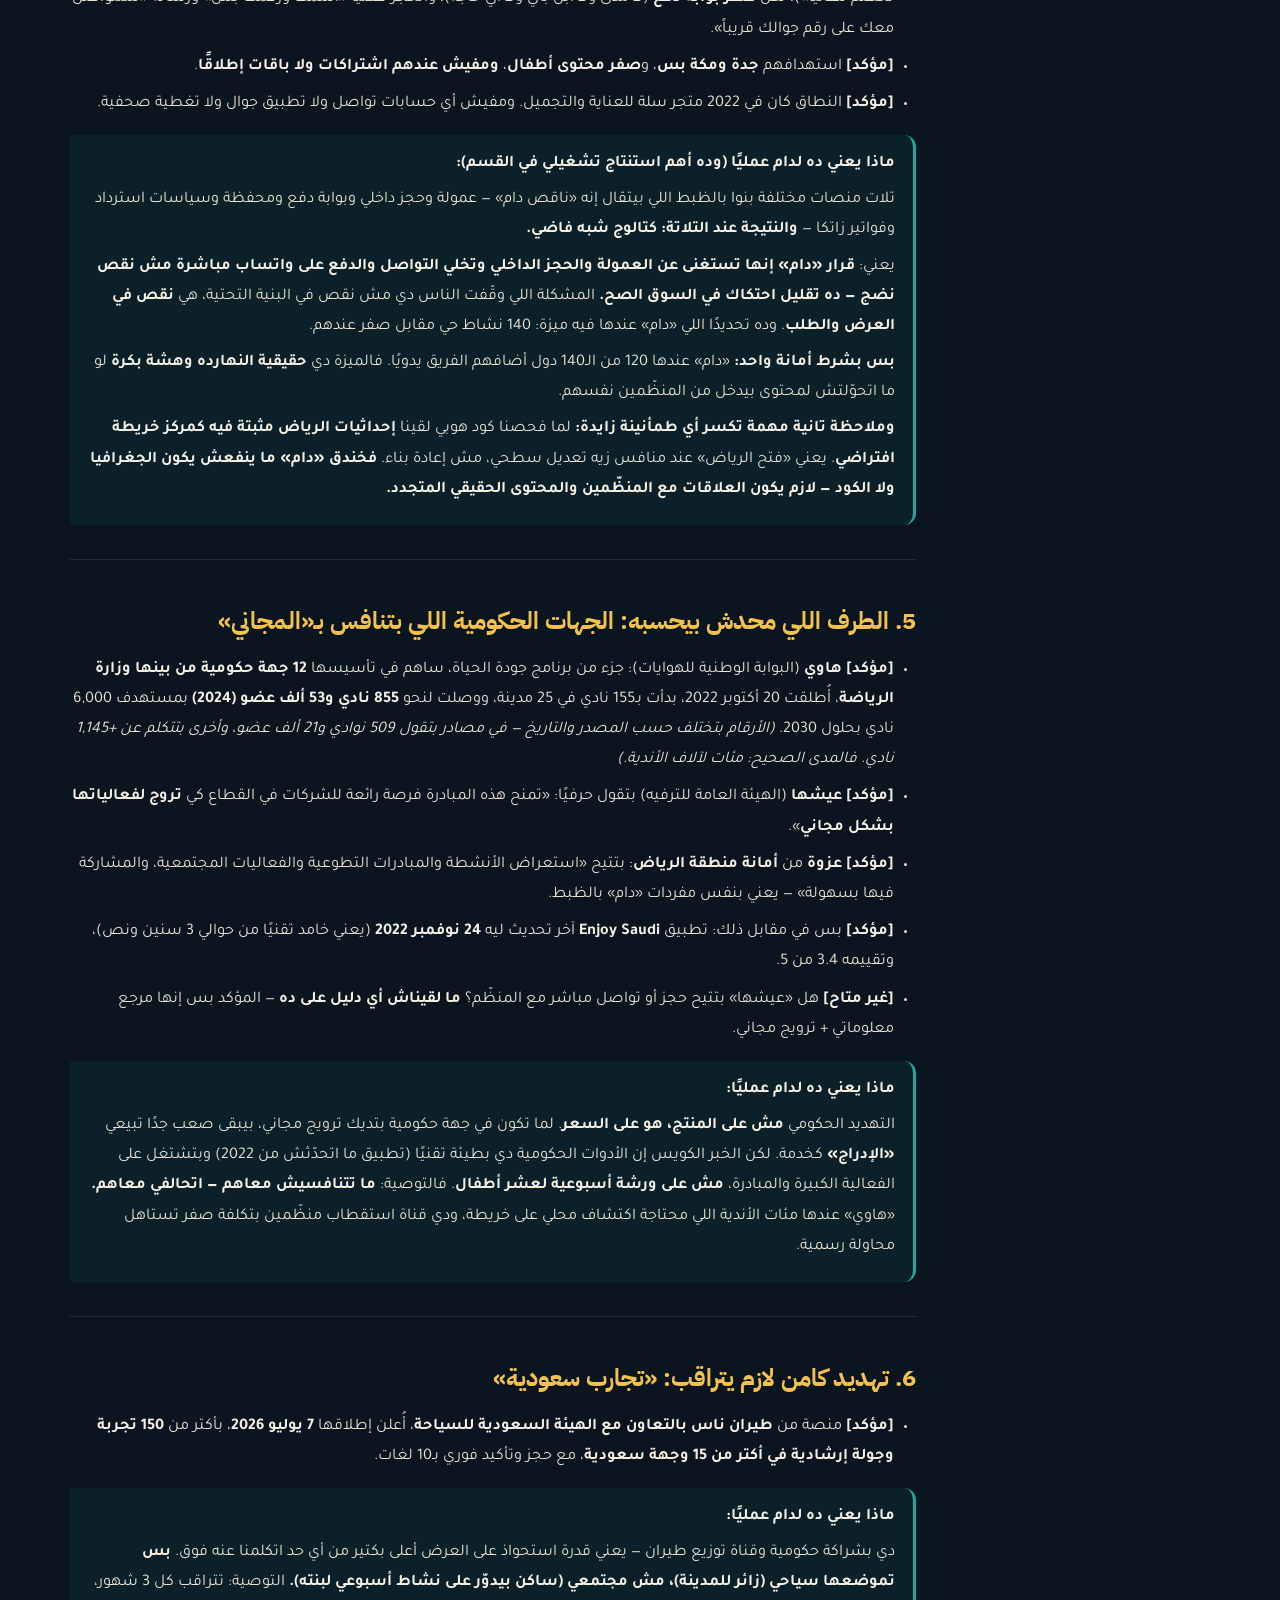
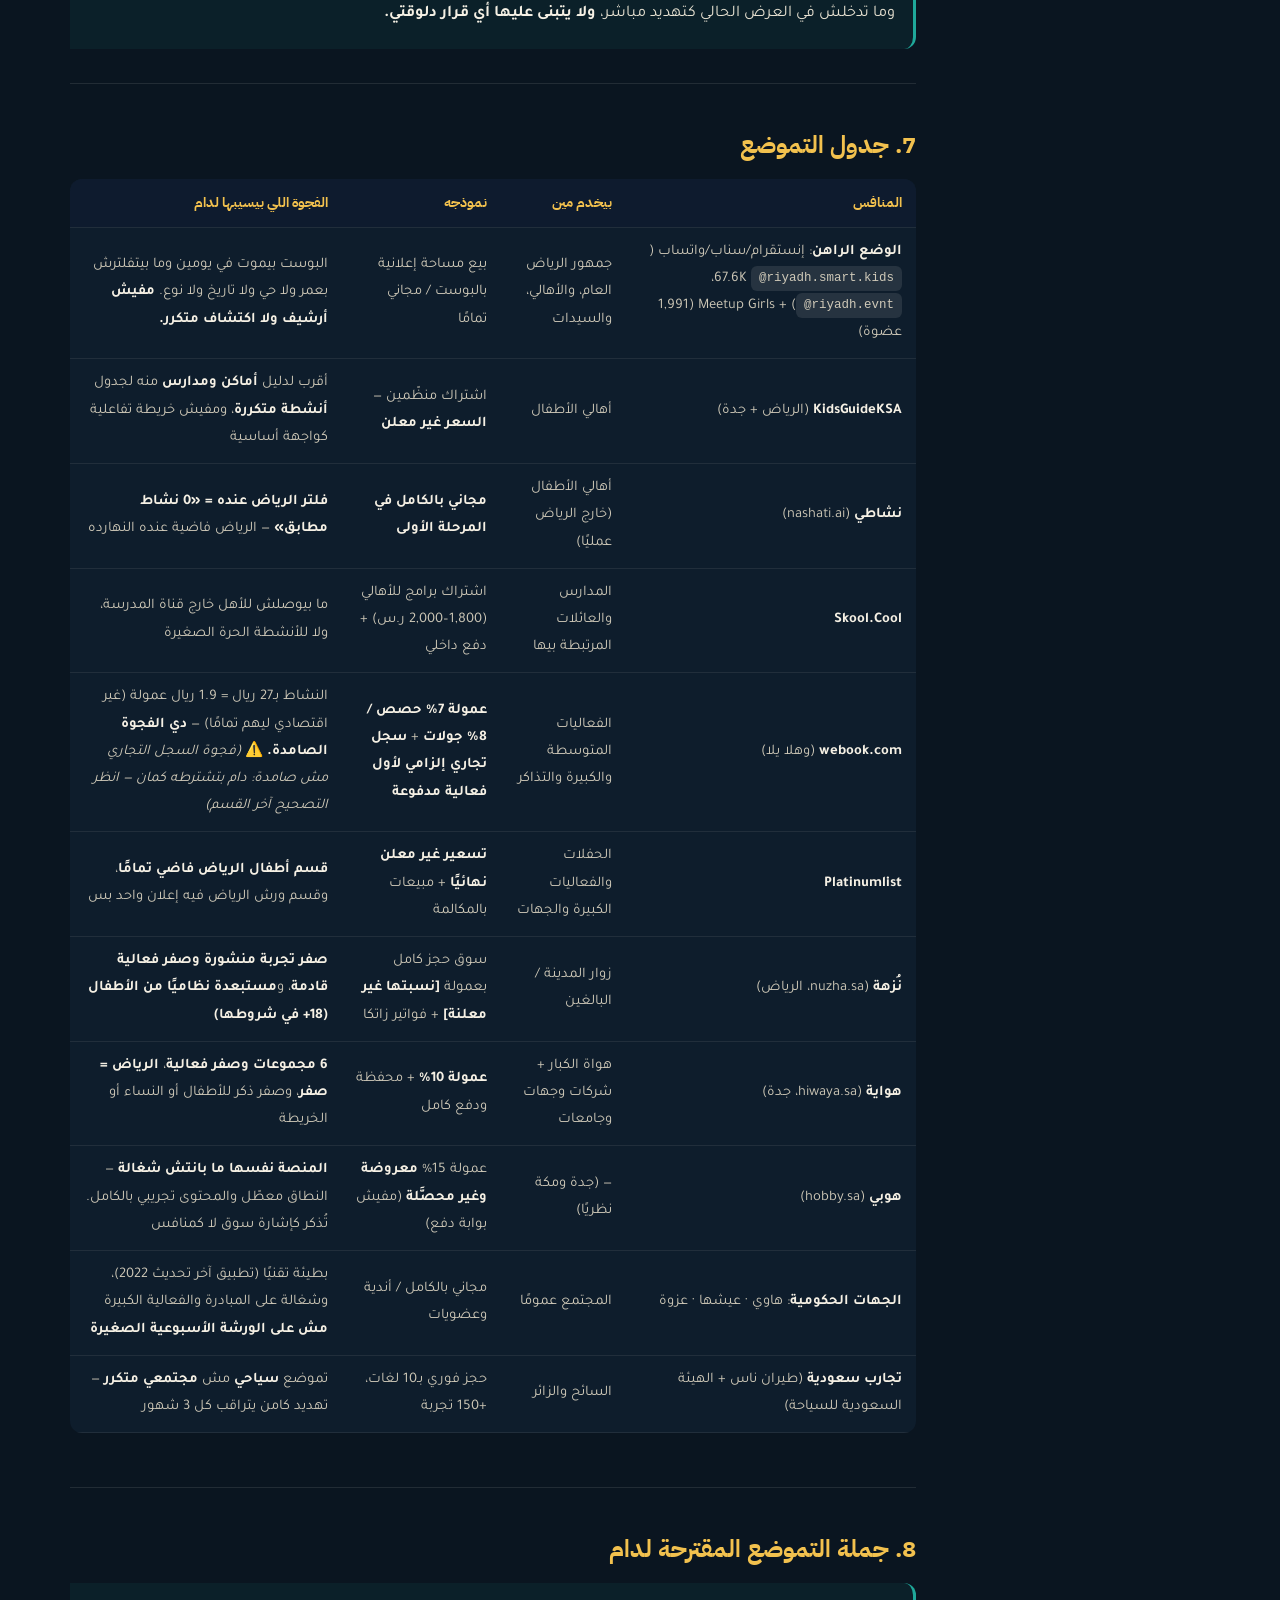
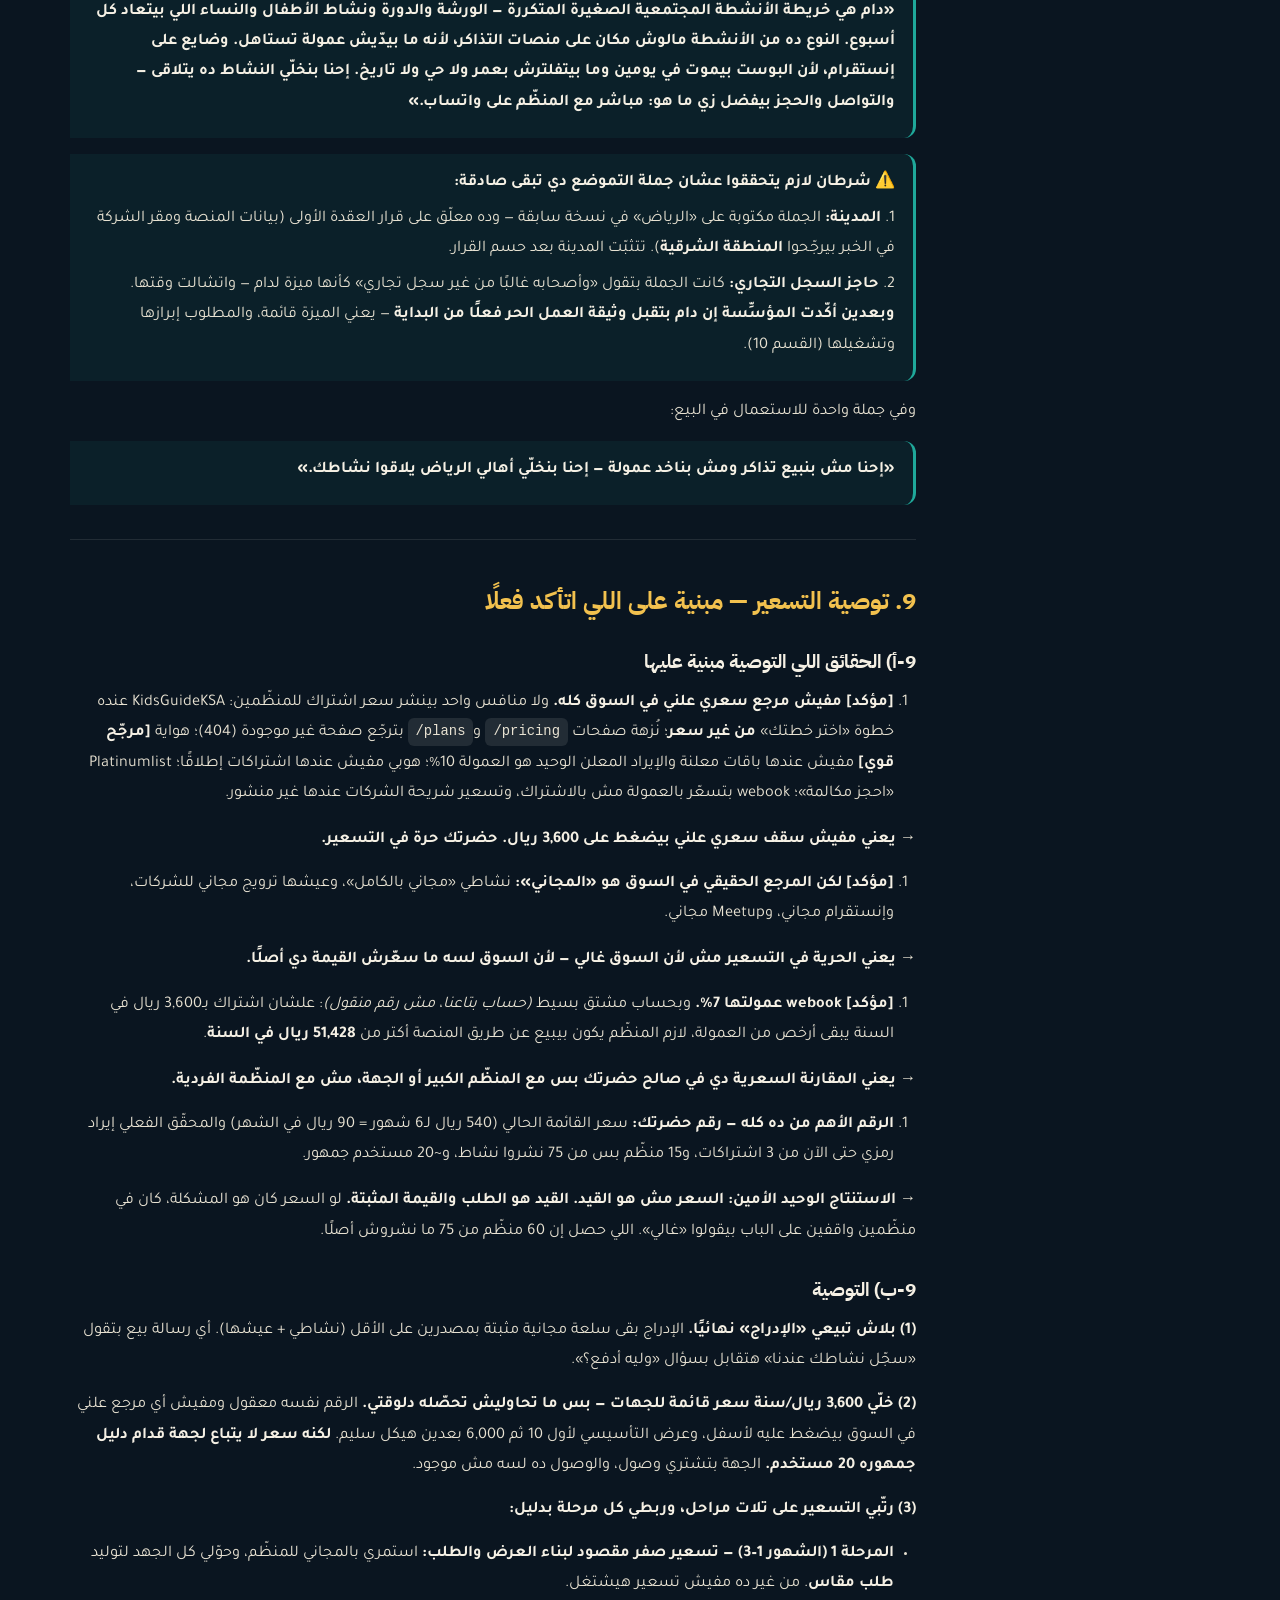
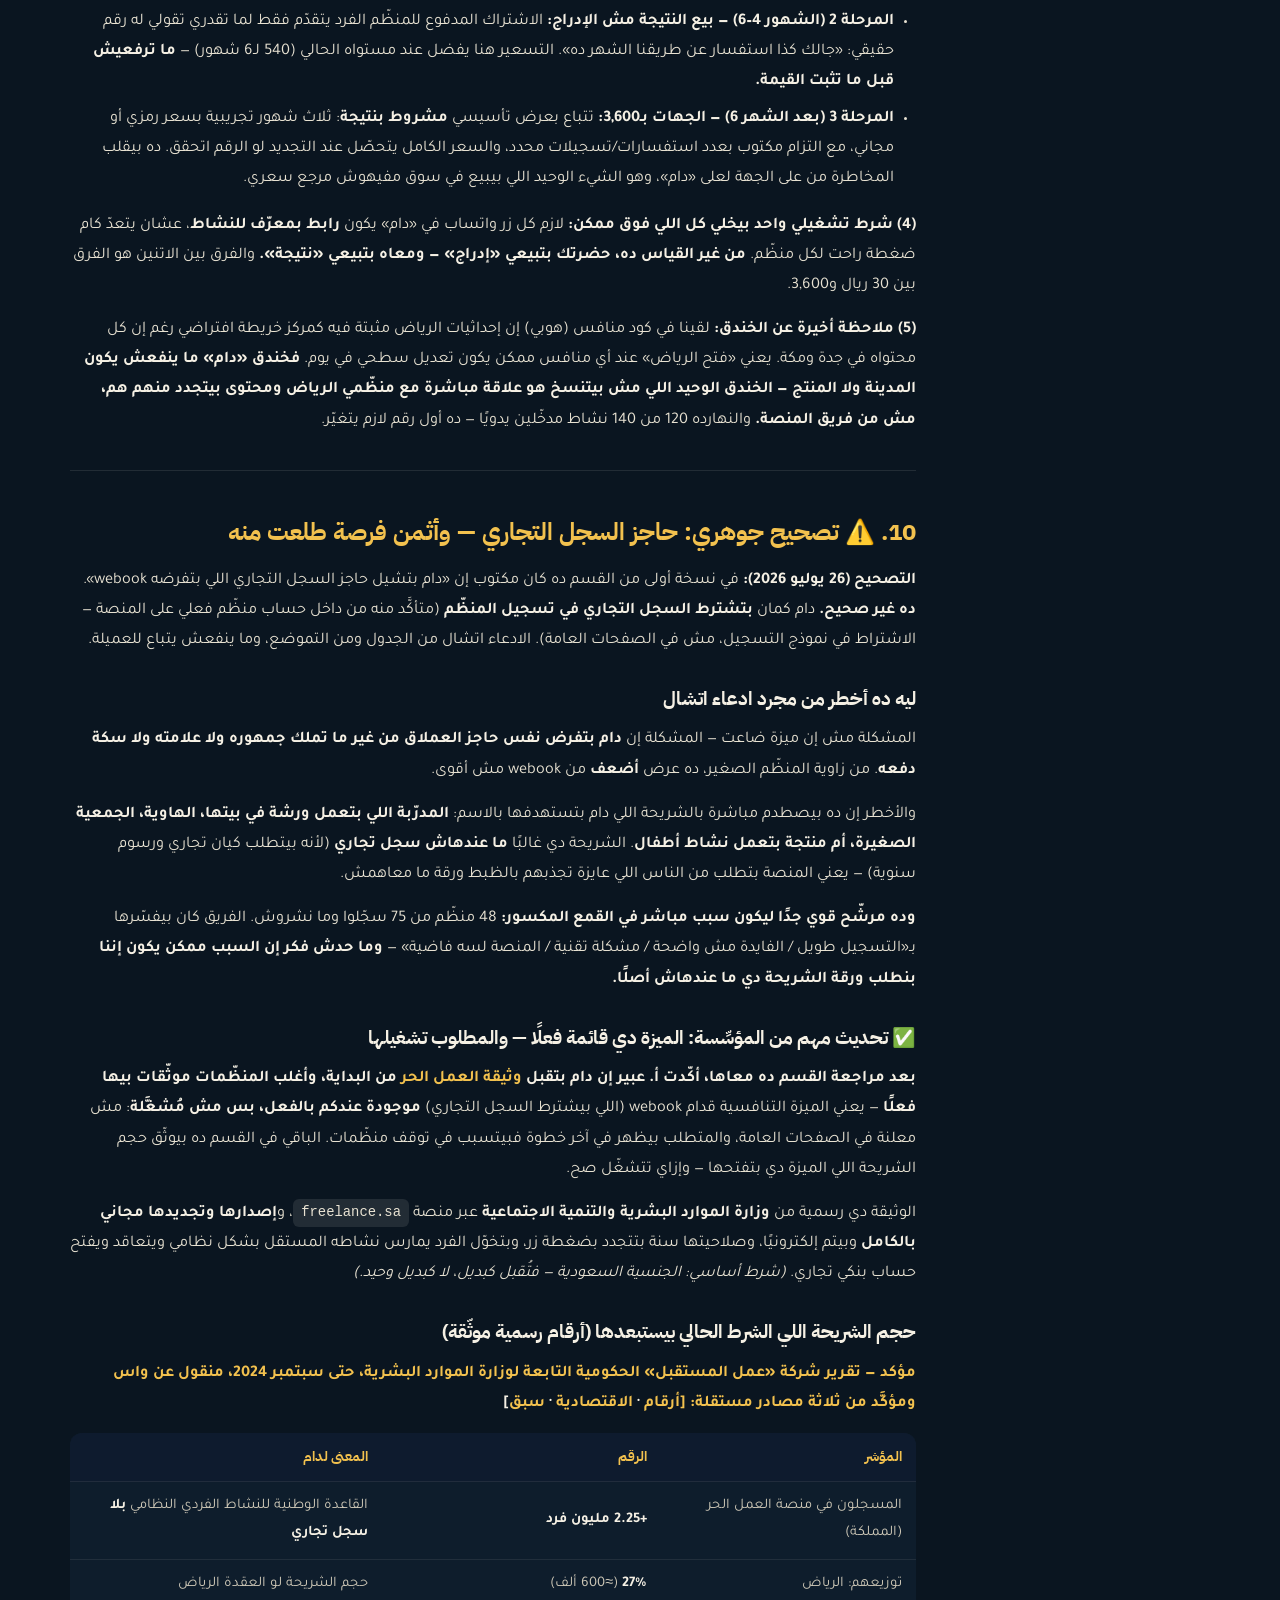
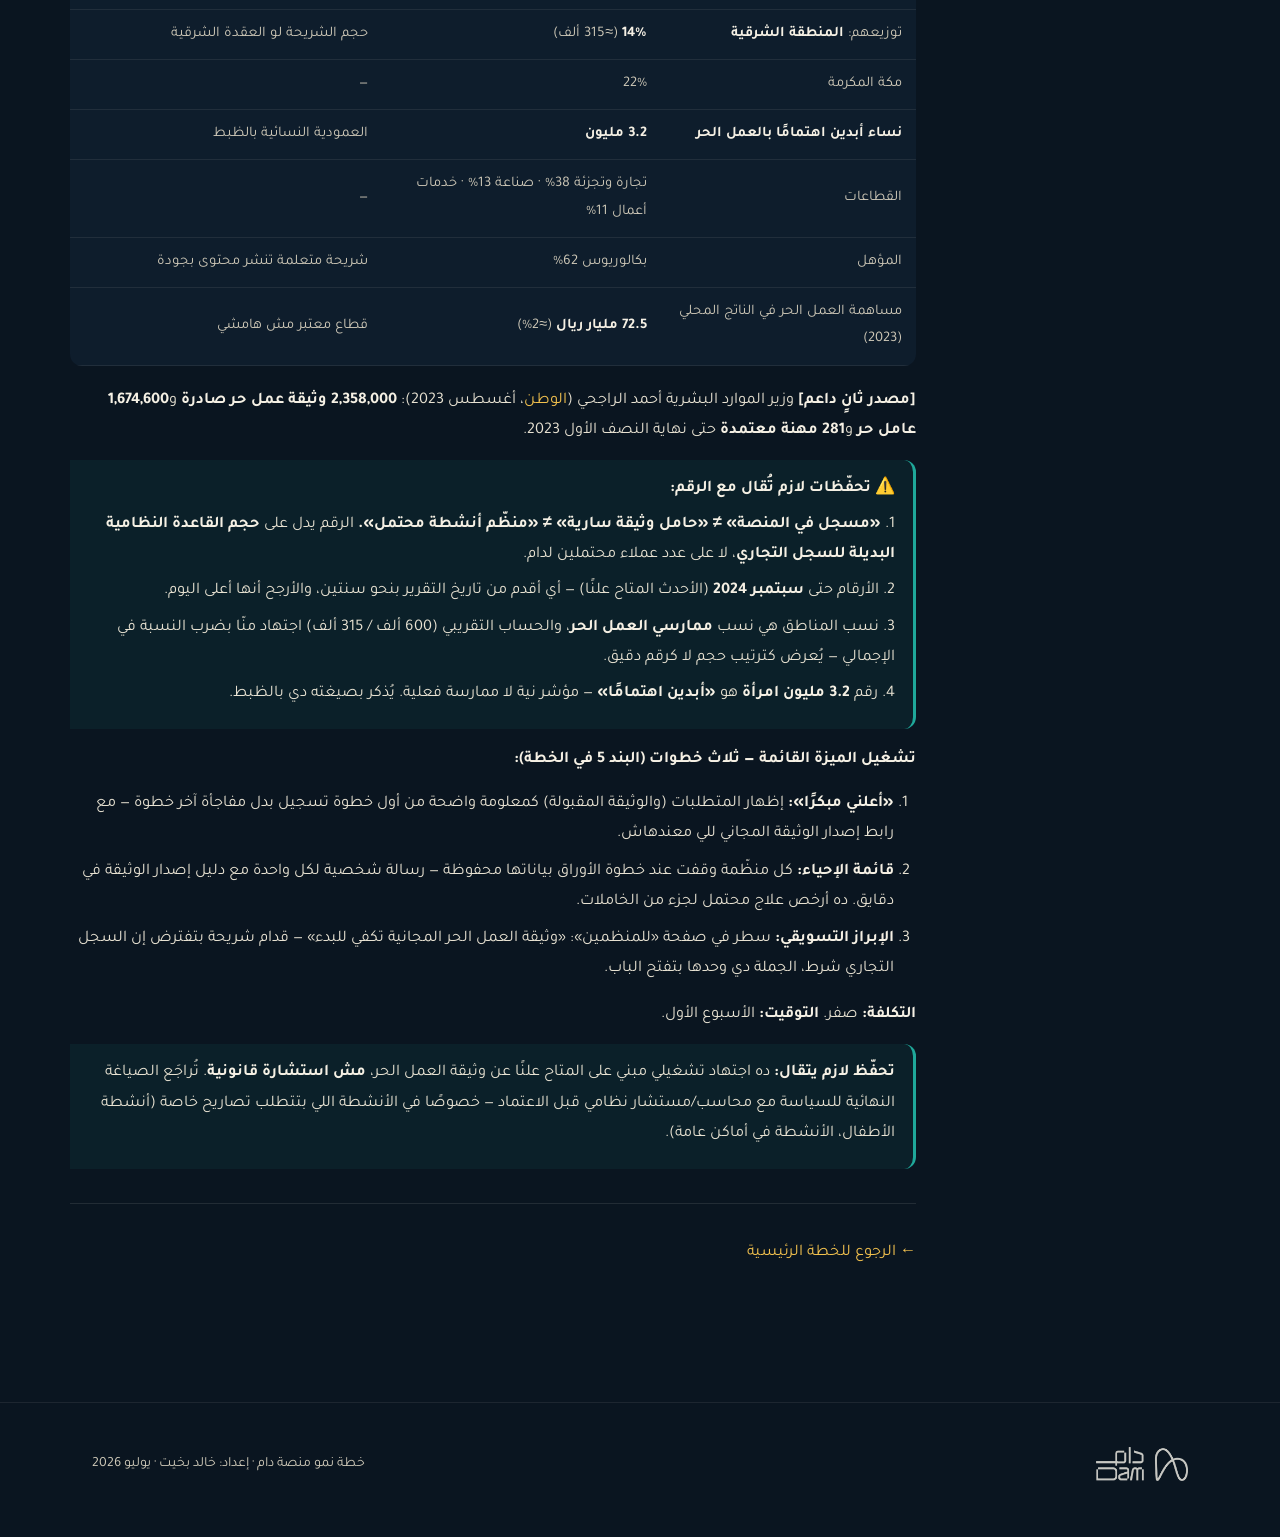
<file: pages/competitors.html>
<!DOCTYPE html>
<html lang="ar" dir="rtl">
<head>
<meta charset="UTF-8">
<meta name="viewport" content="width=device-width, initial-scale=1.0">
<meta name="robots" content="noindex, nofollow">
<title>تحليل المنافسين وتموضع دام — خطة نمو دام</title>
<meta name="description" content="فحص مباشر لكل منافس: من يقدّم ماذا وبكم، أين الفجوة التي تقف فيها دام، وانعكاس ذلك على تسعير الباقات.">
<meta name="theme-color" content="#12202f">
<meta property="og:type" content="website">
<meta property="og:site_name" content="خطة نمو دام">
<meta property="og:locale" content="ar_AR">
<meta property="og:title" content="المنافسون وتموضع دام في السوق السعودي">
<meta property="og:description" content="فحص مباشر لكل منافس: من يقدّم ماذا وبكم، أين الفجوة التي تقف فيها دام، وانعكاس ذلك على تسعير الباقات.">
<meta property="og:url" content="https://kbakhit1.github.io/dam-growth-plan/pages/competitors.html">
<meta property="og:image" content="https://kbakhit1.github.io/dam-growth-plan/assets/img/og-image.png">
<meta property="og:image:secure_url" content="https://kbakhit1.github.io/dam-growth-plan/assets/img/og-image.png">
<meta property="og:image:type" content="image/png">
<meta property="og:image:width" content="1200">
<meta property="og:image:height" content="630">
<meta property="og:image:alt" content="خطة نمو منصة دام — 90 يومًا">
<meta name="twitter:card" content="summary_large_image">
<meta name="twitter:title" content="المنافسون وتموضع دام في السوق السعودي">
<meta name="twitter:description" content="فحص مباشر لكل منافس: من يقدّم ماذا وبكم، أين الفجوة التي تقف فيها دام، وانعكاس ذلك على تسعير الباقات.">
<meta name="twitter:image" content="https://kbakhit1.github.io/dam-growth-plan/assets/img/og-image.png">
<link rel="icon" type="image/png" href="../assets/img/logo.png">
<link rel="stylesheet" href="../assets/css/main.css">
</head>
<body class="doc">
<div id="progress"></div>
<header class="site-header">
  <div class="container">
    <div class="brand"><a href="../index.html"><img src="../assets/img/logo.png" alt="دام"></a><span class="tag">المنافسون والتموضع</span><a class="pdf-btn" href="../pdf/competitors.pdf" download>PDF ⬇</a></div>
    <nav class="top-nav">
      <a href="../index.html">الخطة الرئيسية</a>
      <a href="report.html">التقييم</a>
      <a href="competitors.html">المنافسون</a>
      <a href="eastern.html">الشرقية</a>
      <a href="platform-review.html">المنصة</a>
      <a href="protection.html">الحماية</a>
    </nav>
  </div>
</header>
<div class="doc-hero"><div class="container">
  <h1>تحليل المنافسين وتموضع دام</h1>
  <p class="meta">فحص مباشر لكل منافس — كل معلومة موسومة: مؤكد بمصدر / مرجّح / غير متاح</p>
</div></div>
<div class="container doc-layout">
  <nav class="doc-toc"><strong style="display:block;margin-bottom:8px;color:var(--gold);font-family:var(--f-head);font-size:.9rem">محتويات الصفحة</strong>
    <a href="#0-قبل-ما-نبدأ-منهج-القسم-ده-وحدوده" class="">0. قبل ما نبدأ — منهج القسم ده وحدوده</a>
    <a href="#1-المنافس-الحقيقي-لدام-مش-منصة-هو-الوضع-الراهن" class="">1. المنافس الحقيقي لدام مش منصة — هو «الوضع الراهن»</a>
    <a href="#2-المنافسون-المباشرون-في-نفس-العمودية-تلاتة-واحد-منهم-توأم-بنيوي" class="">2. المنافسون المباشرون في نفس العمودية — تلاتة، واحد منهم تو</a>
    <a href="#2-أ-KidsGuideKSA-أخطر-منافس-مباشر-لدام-kidsguideksa-com" class="lvl3">2-أ) KidsGuideKSA — أخطر منافس مباشر لدام (kidsguideksa.com)</a>
    <a href="#2-ب-نشاطي-nashati-ai-التهديد-على-فرضية-الدفع-مش-على-الرياض" class="lvl3">2-ب) نشاطي (nashati.ai) — التهديد على «فرضية الدفع» مش على ا</a>
    <a href="#2-ج-Skool-Cool-قناة-مختلفة-تمامًا-المدارس" class="lvl3">2-ج) Skool.Cool — قناة مختلفة تمامًا (المدارس)</a>
    <a href="#3-العمالقة-webook-و-Platinumlist-مش-خصوم-بس-مش-أرض-فاضية-زي-ما-بيتقال" class="">3. العمالقة — webook و Platinumlist: مش خصوم، بس مش أرض فاضي</a>
    <a href="#3-أ-webook-com-وهلا-يلا-اتحوّلت-ليها" class="lvl3">3-أ) webook.com (وهلا يلا اتحوّلت ليها)</a>
    <a href="#3-ب-Platinumlist" class="lvl3">3-ب) Platinumlist</a>
    <a href="#4-مقبرة-نموذج-العمولة-والحجز-الداخلي-تلات-منصات-بنوا-اللي-ناقص-دام…-ون" class="">4. مقبرة نموذج العمولة والحجز الداخلي — تلات منصات بنوا اللي</a>
    <a href="#4-أ-نُزهة-nuzha-sa-الرياض-ورخصة-وبنية-دفع-كاملة…-وكتالوج-فاضي" class="lvl3">4-أ) نُزهة (nuzha.sa) — الرياض، ورخصة، وبنية دفع كاملة… وكتا</a>
    <a href="#4-ب-هواية-hiwaya-sa-أنضف-موقع-تسويقي-في-السوق…-وأفرغ-منتج" class="lvl3">4-ب) هواية (hiwaya.sa) — أنضف موقع تسويقي في السوق… وأفرغ من</a>
    <a href="#4-ج-هوبي-hobby-sa-منصة-ما-بانتش-شغالة-أصلًا" class="lvl3">4-ج) هوبي (hobby.sa) — منصة ما بانتش شغالة أصلًا</a>
    <a href="#5-الطرف-اللي-محدش-بيحسبه-الجهات-الحكومية-اللي-بتنافس-بـ-المجاني" class="">5. الطرف اللي محدش بيحسبه: الجهات الحكومية اللي بتنافس بـ«ال</a>
    <a href="#6-تهديد-كامن-لازم-يتراقب-تجارب-سعودية" class="">6. تهديد كامن لازم يتراقب: «تجارب سعودية»</a>
    <a href="#7-جدول-التموضع" class="">7. جدول التموضع</a>
    <a href="#8-جملة-التموضع-المقترحة-لدام" class="">8. جملة التموضع المقترحة لدام</a>
    <a href="#9-توصية-التسعير-مبنية-على-اللي-اتأكد-فعلًا" class="">9. توصية التسعير — مبنية على اللي اتأكد فعلًا</a>
    <a href="#9-أ-الحقائق-اللي-التوصية-مبنية-عليها" class="lvl3">9-أ) الحقائق اللي التوصية مبنية عليها</a>
    <a href="#9-ب-التوصية" class="lvl3">9-ب) التوصية</a>
    <a href="#10-⚠️-تصحيح-جوهري-حاجز-السجل-التجاري-وأثمن-فرصة-طلعت-منه" class="">10. ⚠️ تصحيح جوهري: حاجز السجل التجاري — وأثمن فرصة طلعت منه</a>
    <a href="#ليه-ده-أخطر-من-مجرد-ادعاء-اتشال" class="lvl3">ليه ده أخطر من مجرد ادعاء اتشال</a>
    <a href="#العلاج-قرار-واحد-مجاني-بيخلق-الميزة-اللي-ما-كانتش-موجودة" class="lvl3">العلاج: قرار واحد مجاني بيخلق الميزة اللي ما كانتش موجودة</a>
    <a href="#حجم-الشريحة-اللي-الشرط-الحالي-بيستبعدها-أرقام-رسمية-موثّقة" class="lvl3">حجم الشريحة اللي الشرط الحالي بيستبعدها (أرقام رسمية موثّقة)</a>
  </nav>
  <article class="doc-body">
<h2 id="تحليل-المنافسين-وتموضع-دام">تحليل المنافسين وتموضع «دام»</h2>
<h2 id="0-قبل-ما-نبدأ-منهج-القسم-ده-وحدوده">0. قبل ما نبدأ — منهج القسم ده وحدوده</h2>
<p>أستاذة عبير، القسم ده مبني على فحص مباشر: فتحنا مواقع المنافسين نفسها وصفحات الأسعار والشروط والتسجيل جواها، وقرينا نصوصهم حرفيًا، وقِسنا كتالوجاتهم بنفسنا مش من نتايج البحث. وكل معلومة هنا موسومة بواحدة من تلاتة:</p>
<ul>
<li><strong>[مؤكد]</strong> = فتحنا المصدر وشفنا النص أو الرقم بعينينا.</li>
<li><strong>[مرجّح]</strong> = مؤشر قوي بس مش دليل قاطع.</li>
<li><strong>[غير متاح]</strong> = دوّرنا وما لقيناش، وبنقولها صراحة بدل ما نخمّن.</li>
</ul>
<p><strong>تحفّظ منهجي مهم جدًا حضرتك تاخدي بالك منه:</strong> أغلب الأرقام اللي بيعلنها المنافسون عن نفسهم (عدد الأنشطة، عدد المستخدمين، عدد الشركاء) هي <strong>أرقام تسويقية معلنة ذاتيًا على صفحاتهم</strong>، مش أرقام مدققة. المؤكد إنهم <em>بيقولوا</em> الأرقام دي، مش إنها صحيحة. وعشان كده هنتجنب تمامًا إننا نقارنها بأرقام «دام» الحقيقية الداخلية — دي مقارنة غير متكافئة وممكن تودّي لقرار غلط.</p>
<hr>
<h2 id="1-المنافس-الحقيقي-لدام-مش-منصة-هو-الوضع-الراهن">1. المنافس الحقيقي لدام مش منصة — هو «الوضع الراهن»</h2>
<p>ده أهم استنتاج في القسم كله، وهو المسنود بأقوى الأدلة.</p>
<p>النشاط المجتمعي الصغير في الرياض دلوقتي <strong>بيتنشر ويتباع من غير أي منصة</strong>: بوست إنستقرام أو سناب في حساب دليل محلي، والتواصل والدفع على واتساب. ودي مش فرضية — دي أعمال قايمة وبتقبض:</p>
<ul>
<li><strong>[مؤكد]</strong> حساب <code>@riyadh.smart.kids</code> على إنستقرام: <strong>67.6 ألف متابع</strong>، والبايو نصه حرفيًا: «فعاليات الأطفال بالرياض | Kids guide for activities &amp; camps | فعاليات · أنشطة · مخيمات | <strong>ترخيص موثوق 546250</strong> | للإعلان التواصل على…». يعني حساب مرخّص، بيبيع مساحة إعلانية، وبيقدّم بالظبط نفس الوعد اللي «دام» بتقدّمه.</li>
<li><strong>[مؤكد]</strong> حساب سناب <code>@riyadh.evnt</code>، والبايو: «أول حساب متخصص بفعاليات الرياض… <strong>رخصة موثوق: 185501</strong> — للتنسيق: 0551491992». برضه: رخصة، ورقم تنسيق إعلانات.</li>
<li><strong>[مؤكد]</strong> في العمودية النسائية تحديدًا، مجموعة <strong>Riyadh Activities (Girls)</strong> على Meetup (منصة عالمية مجانية لتنظيم لقاءات المجتمعات): <strong>1,991 عضوة و52 فعالية سابقة</strong>، نسائية بالكامل. ودي بتشتغل بتكلفة صفر.</li>
</ul>
<p><strong>[غير متاح]</strong> أعداد المتابعين لباقي الحسابات اللي اتقال عنها أرقام كبيرة (حسابات الفعاليات العامة وموسم الرياض) — ما اتحققناش منها بأنفسنا وقت إعداد الملف، فمش هنكتبها التزامًا بقاعدة «كل رقم له مصدر». الحساب الوحيد اللي عدّاده اتأكد هو <code>@riyadh.smart.kids</code>.</p>
<blockquote>
<p><strong>ماذا يعني ده لدام عمليًا:</strong></p>
<p>المعركة مش مع منصة، المعركة مع <strong>بوست</strong>. والمنظّم اللي حضرتك بتطلبي منه 540 أو 3,600 ريال، بديله المباشر هو إعلان في حساب عنده 67 ألف متابع، أو مجموعة مجانية فيها ألفين سيدة. فالسؤال اللي لازم كل رسالة بيع من «دام» تجاوب عليه مش «إحنا منصة حلوة؟» — السؤال هو: <strong>«إيه اللي البوست مش قادر يعمله وإحنا بنعمله؟»</strong>. والإجابة الوحيدة اللي بتصمد هي الفلترة والاكتشاف المتكرر: البوست بيموت بعد يومين وما بيتفلترش بعمر الطفل ولا الحي ولا التاريخ ولا النوع — والخريطة والدليل بيفضلوا. لازم ده يكون هو العرض، مش «سجّل نشاطك عندنا».</p>
</blockquote>
<hr>
<h2 id="2-المنافسون-المباشرون-في-نفس-العمودية-تلاتة-واحد-منهم-توأم-بنيوي">2. المنافسون المباشرون في نفس العمودية — تلاتة، واحد منهم توأم بنيوي</h2>
<h3 id="2-أ-KidsGuideKSA-أخطر-منافس-مباشر-لدام-kidsguideksa-com">2-أ) KidsGuideKSA — أخطر منافس مباشر لدام (kidsguideksa.com)</h3>
<p>ده <strong>مش منافس شبيه، ده نفس النموذج بالحرف</strong>:</p>
<ul>
<li><strong>[مؤكد]</strong> التغطية: <strong>الرياض (أساسي) + جدة</strong> — نفس مدينة حضرتك.</li>
<li><strong>[مؤكد]</strong> نفس مسار الاشتراك بالظبط: تقديم طلب (أقل من 5 دقايق) ← اعتماد خلال 2–3 أيام عمل ← <strong>«اختر خطتك»</strong> (يعني باقة اشتراك مدفوعة للمنظّم).</li>
<li><strong>[مؤكد]</strong> أقسامه وأعدادها: ورش وفعاليات <strong>85</strong>، مدارس وحضانات ودروس 41، ملاعب داخلية 38، مطاعم 32، تسوّق 21، إجازات عائلية 20، رياضة 19، حدائق 18، ترفيه وحفلات 16، صحة 14، نوادي قراءة 9.</li>
<li><strong>[مؤكد — معلن ذاتيًا]</strong> بيقدّم نفسه بـ: 500+ نشاط، 200+ شريك، 10 آلاف زائر شهريًا، تقييم 4.8.</li>
<li><strong>[مؤكد]</strong> <strong>ما بينشرش سعر الاشتراك علنًا إطلاقًا.</strong></li>
</ul>
<blockquote>
<p><strong>ماذا يعني ده لدام عمليًا:</strong></p>
<p>ده الوحيد اللي لو المنظّم قارن بينه وبين «دام» هيلاقي نفس العرض بالظبط، وسابق. فالتموضع ضد الأنشطة العامة للأطفال في الرياض <strong>مش أرض فاضية</strong>. والفرق الوحيد اللي «دام» تقدر تبني عليه هو <strong>الخريطة التفاعلية</strong> و<strong>التكرار الأسبوعي</strong> (النشاط اللي بيتعاد كل أسبوع)، لأن KidsGuideKSA أقرب لدليل أماكن ومدارس منه لجدول أنشطة متكررة. توصيتنا: ما تدخليش معركة «دليل أطفال شامل» — اتموضعي في <strong>الأنشطة المتكررة القابلة للحجز الأسبوعي</strong>، مش الأماكن.</p>
</blockquote>
<h3 id="2-ب-نشاطي-nashati-ai-التهديد-على-فرضية-الدفع-مش-على-الرياض">2-ب) نشاطي (nashati.ai) — التهديد على «فرضية الدفع» مش على الرياض</h3>
<ul>
<li><strong>[مؤكد]</strong> منصة أنشطة أطفال، شعارها «اكتشف واحجز أنشطة أطفالك».</li>
<li><strong>[مؤكد — وده أهم سطر في القسم كله]</strong> مكتوب على صفحتهم حرفيًا: <strong>«أضف نشاطك مجاناً تماماً، استقبل الحجوزات، وتواصل مباشرة مع الأهالي»</strong> و<strong>«خدماتنا مجانية بالكامل في المرحلة الأولى»</strong>.</li>
<li><strong>[مؤكد]</strong> أقسامهم: علوم وتقنية 56، فنون وأداء 75، رياضة 61، موسيقى 2، لغات ومهارات 40، مغامرات 7.</li>
<li><strong>[مؤكد — ولصالح دام]</strong> فلتر <strong>الرياض</strong> عندهم بيرجّع حرفيًا: <strong>«0 نشاط مطابق»</strong>، والأحياء الظاهرة عندهم غير رياضية (الشوقية، الجامعيين، حي الأمانة).</li>
</ul>
<blockquote>
<p><strong>ماذا يعني ده لدام عمليًا:</strong></p>
<p>نشاطي <strong>مش منافس على الرياض النهارده</strong> — لكنه منافس على <strong>السعر</strong>. لو منظّم في «دام» شاف إن في منصة بتديله نفس الحاجة ببلاش، هيسأل حضرتك سؤال صعب. فالخلاصة: <strong>«دام» ما تقدرش تبيع «الإدراج» — الإدراج بقى سلعة مجانية في السوق.</strong> اللي يتباع هو الوصول لجمهور مثبت وتسجيلات محسوبة. وده بيربطنا مباشرة بتوصية التسعير في آخر القسم.</p>
</blockquote>
<h3 id="2-ج-Skool-Cool-قناة-مختلفة-تمامًا-المدارس">2-ج) Skool.Cool — قناة مختلفة تمامًا (المدارس)</h3>
<ul>
<li><strong>[مؤكد — معلن ذاتيًا]</strong> «منصّة الأنشطة المعتمدة للمدارس في السعودية»: +680 برنامج، 11 مدرسة في 3 مدن، +1,600 عائلة، +3,500 تسجيل مدفوع.</li>
<li><strong>[مؤكد]</strong> بيقبل مدى وفيزا وماستركارد وآبل باي، وأسعار البرامج للأهالي <strong>1,800–2,000 ريال</strong>.</li>
<li><strong>[غير متاح]</strong> عمولتهم أو رسومهم على المزوّدين — مش منشورة.</li>
</ul>
<blockquote>
<p><strong>ماذا يعني ده لدام عمليًا:</strong></p>
<p>دول ما بيتنافسوش على نفس الجمهور، هم داخلين من <strong>باب المدرسة</strong> مش من باب الأهل. والدرس المهم لحضرتك: أسعار برامج الأطفال المدفوعة في السوق ده في خانة <strong>الألوف</strong> مش العشرات — يعني في قدرة دفع حقيقية عند الأهالي، والمشكلة مش السعر، المشكلة الوصول. ولو «دام» عايزة قناة توزيع سريعة بتكلفة صفر، <strong>المدارس والحضانات الأهلية في الرياض</strong> هي القناة اللي منافس تاني بيثبت إنها شغالة.</p>
</blockquote>
<hr>
<h2 id="3-العمالقة-webook-و-Platinumlist-مش-خصوم-بس-مش-أرض-فاضية-زي-ما-بيتقال">3. العمالقة — webook و Platinumlist: مش خصوم، بس مش أرض فاضية زي ما بيتقال</h2>
<h3 id="3-أ-webook-com-وهلا-يلا-اتحوّلت-ليها">3-أ) webook.com (وهلا يلا اتحوّلت ليها)</h3>
<ul>
<li><strong>[مؤكد]</strong> «هلا يلا» = webook.com. في بانر حي على halayalla.com نصه: «Hala Yalla is rebranding to webook.com»، وتدوينة رسمية بتاريخ 25 أكتوبر 2023. <strong>يعني منافس واحد مش اتنين.</strong></li>
<li><strong>[مؤكد]</strong> عمولتهم المعلنة للمنظّم الصغير: <strong>7% للحصص و8% للجولات، شاملة ضريبة القيمة المضافة</strong>.</li>
<li><strong>[مؤكد]</strong> التسجيل عندهم <strong>من غير نفاذ ومن غير هوية وطنية</strong>، والفعاليات المجانية بتتنشر فورًا.</li>
<li><strong>[مؤكد — وده أهم حاجز في صالح دام]</strong> <strong>السجل التجاري مطلوب عند أول فعالية مدفوعة.</strong> يعني المنظّمة اللي بتعمل ورشة في بيتها أو في مقهى ومعندهاش سجل تجاري، <strong>ما تقدرش تبيع تذكرة على webook</strong>.</li>
<li><strong>[مؤكد]</strong> ثقلهم المؤسسي حقيقي: شريك التذاكر الحصري لموسم الرياض 2025 للسنة الرابعة، واتفاق تلات سنين مع دوري روشن، وشريك كأس العالم للرياضات الإلكترونية 2026، وArab News نشرت (26 أبريل 2025) إنهم بيستهدفوا تقييم مليار دولار.</li>
<li><strong>[مؤكد]</strong> عندهم محتوى أطفال في الرياض فعلًا وبأسعار صغيرة: Little Creations من 27 ريال، ART &amp; EARTH CLUB من 50، Meet the bees من 58.</li>
</ul>
<p><strong>تصحيح لازم يتقال بصراحة:</strong> كان في انطباع إن كتالوج «دام» أكبر من العملاقين في نيتش الأطفال. <strong>ده غير صحيح ولا يجوز بناء العرض عليه.</strong> لما قِسنا بالوسم (tag) طلع 7 نتايج، لكن لما قِسنا بالبحث النصي طلع <strong>51 نتيجة لكلمة kids و71 لكلمة family</strong>. فعرض webook في الأطفال أكبر بكتير من الانطباع الأول.</p>
<blockquote>
<p><strong>ماذا يعني ده لدام عمليًا:</strong></p>
<p>الحجة اللي بتصمد قدام أي تدقيق مش «كتالوجنا أكبر» — الحجة هي <strong>الاقتصاد والحاجز النظامي</strong>:</p>
<p>(1) منظّمة بتبيع نشاط بـ27 ريال، عمولة webook عليها <strong>1.9 ريال</strong>. مفيش فريق مبيعات في العالم هيلاحق العميل ده. دي شريحة <strong>غير اقتصادية</strong> بالنسبة لهم بحكم النموذج نفسه.</p>
<p>(2) <strong>من غير سجل تجاري = ممنوع تبيع مدفوع عندهم.</strong></p>
<p></p>
<p>⚠️ <strong>تصحيح جوهري (26 يوليو 2026 — خالد):</strong> كان مكتوب هنا إن «دام بتشيل الحاجز ده تمامًا». <strong>ده غير صحيح — دام كمان بتشترط السجل التجاري في تسجيل المنظّم.</strong> يعني الميزة دي <strong>مش موجودة حاليًا</strong>، ولا يجوز بيعها للعميلة ولا بناء التموضع عليها. والأخطر: <strong>دام بتفرض نفس حاجز العملاق من غير ما تملك جمهوره ولا علامته ولا سكة دفعه</strong> — يعني عرض أضعف للمنظّم الصغير، مش أقوى. التفصيل والعلاج في «تصحيح حاجز السجل التجاري» آخر القسم.</p>
<p>(3) مفيش عندهم ولا عند غيرهم <strong>اكتشاف جغرافي بالخريطة</strong> — والخريطة هي واجهة «دام» الأساسية.</p>
</blockquote>
<h3 id="3-ب-Platinumlist">3-ب) Platinumlist</h3>
<ul>
<li><strong>[مؤكد]</strong> <strong>صفر شفافية تسعير</strong>: فحصنا صفحة الأسعار وصفحة المنظّمين — مفيش ولا نسبة مئوية واحدة ولا باقة. كل المسارات بتنتهي بـ«احجز مكالمة».</li>
<li><strong>[مؤكد]</strong> مفيش تسجيل ذاتي للمنظّم إطلاقًا — لازم تعدّي على مبيعات.</li>
<li><strong>[مؤكد — ولصالح دام بقوة]</strong> قسم <strong>«ورش الرياض»</strong> فيه <strong>إعلان واحد بس</strong> (تدريب سباحة PADI)، وقسم <strong>«أطفال الرياض» فاضي تمامًا</strong> والصفحة بتقول حرفيًا: «There are currently no upcoming events listed in this category».</li>
<li><strong>[مؤكد]</strong> رسوم إعادة بيع التذاكر عندهم 1%–30% — وده <strong>مش عمولة المنظّم</strong>، فما ينفعش يتقال للعميلة بالغلط إنه كده.</li>
<li><strong>[مؤكد]</strong> حضورهم مؤسسي: «10+ سنين ندعم فعاليات السعودية»، مكتبين في المملكة، وشغل مع جهات حكومية.</li>
</ul>
<blockquote>
<p><strong>ماذا يعني ده لدام عمليًا:</strong></p>
<p>Platinumlist <strong>مش منافس على النيتش بتاع حضرتك إطلاقًا</strong> — هم في اقتصاد الحفلات والتذاكر الكبيرة. وحقيقة إن قسم الأطفال في الرياض عندهم <strong>فاضي</strong> هي دليل ميداني على الأطروحة الأساسية: <strong>الكبار سايبين النشاط المجتمعي الصغير المتكرر لأنه ما بيدّيش عمولة تستاهل التكلفة التشغيلية.</strong> دي مساحة «دام»، وهي مساحة حقيقية.</p>
</blockquote>
<hr>
<h2 id="4-مقبرة-نموذج-العمولة-والحجز-الداخلي-تلات-منصات-بنوا-اللي-ناقص-دام…-ون">4. مقبرة نموذج العمولة والحجز الداخلي — تلات منصات بنوا اللي «ناقص» دام… ونتيجتهم صفر</h2>
<p>ده أثمن جزء في البحث، لأنه بيحوّل «نقص» مفترض في «دام» لقرار استراتيجي مبرَّر.</p>
<h3 id="4-أ-نُزهة-nuzha-sa-الرياض-ورخصة-وبنية-دفع-كاملة…-وكتالوج-فاضي">4-أ) نُزهة (nuzha.sa) — الرياض، ورخصة، وبنية دفع كاملة… وكتالوج فاضي</h3>
<ul>
<li><strong>[مؤكد]</strong> الموقع شغال، ومقره الرياض، وبيعلن عن نفسه: «مؤسسة مراجع للتسويق الإلكتروني، س.ت: 7008279635، رخصة سياحية: 73106140». <em>(تحفّظ: دي أرقام مصرّح بيها ذاتيًا في تذييل الموقع، ما راجعناهاش مقابل سجل رسمي.)</em></li>
<li><strong>[مؤكد]</strong> عندهم سوق حجز كامل: حجز داخلي، دفع، ضمان مالي، رسوم خدمة، <strong>وفواتير ضريبية متوافقة مع نظام فاتورة (زاتكا)</strong> <em>(المصدر: وصف التطبيق على المتجرين، مش الشروط)</em>.</li>
<li><strong>[مؤكد]</strong> والنتيجة؟ صفحة التجارب بتقول: <strong>«لم يتم العثور على تجارب»</strong> — صفر تجربة منشورة. وصفحة الفعاليات فيها 5 فعاليات بس، ولما ضغطنا فلتر <strong>«القادمة»</strong> طلع <strong>«0 فعالية»</strong> — يعني كل المحتوى منتهي. والـ5 دول أصلًا مسحوبين آليًا من فعاليات جوجل، مش من منظّمين.</li>
<li><strong>[مؤكد]</strong> الفعاليات دي كلها معارض ومؤتمرات (بترول وغاز، دواجن، مصارعة) — <strong>صفر محتوى أطفال أو نسائي</strong>.</li>
<li><strong>[مؤكد — وده حاسم]</strong> شروطهم بتقول حرفيًا: <strong>«خدمات منصة نزهة موجهة للبالغين 18 عامًا فأكثر»</strong>. يعني عمودية الأطفال <strong>مستبعدة نظاميًا</strong> عندهم.</li>
<li><strong>[مؤكد]</strong> تطبيق المنظّمين المنفصل بتاعهم (Nuzha Providers) <strong>مسحوب من جوجل بلاي</strong> — الصفحة بترجّع «Not Found».</li>
<li><strong>[غير متاح]</strong> نسبة عمولتهم — قرينا الشروط وسياستَي الاسترداد والإلغاء كاملة، <strong>مفيش أي رقم أو نسبة</strong>. وما ينفعش نخترع واحدة.</li>
</ul>
<h3 id="4-ب-هواية-hiwaya-sa-أنضف-موقع-تسويقي-في-السوق…-وأفرغ-منتج">4-ب) هواية (hiwaya.sa) — أنضف موقع تسويقي في السوق… وأفرغ منتج</h3>
<ul>
<li><strong>[مؤكد]</strong> انفصام تام بين واجهتين: <code>hiwaya.sa</code> موقع تسويقي مصقول، <strong>وكل صفحاته الفرعية الخمسة مكتوب عليها «COMING SOON / قريباً جداً»</strong> (الهواة، القادة، الشركات، الجامعات، رؤية 2030).</li>
<li><strong>[مؤكد]</strong> المنتج الفعلي (<code>app.hiwaya.sa</code>): <strong>6 مجموعات بس في المملكة كلها</strong>، تلاتة منهم بيانات اختبار حرفية («Group 1» ووصفها «Test 1»)، و<strong>صفر فعالية</strong> (ضغطنا التبويبات التلاتة: القادمة والسابقة والكل — فاضية)، <strong>وخدمة واحدة</strong> اسمها «تجربة» بـ10 ريال في جدة.</li>
<li><strong>[مؤكد]</strong> ومع ذلك بنوا <strong>كل حاجة</strong>: عمولة 10% على الفعاليات والخدمات والتدريب، ومحفظة رصيد داخلية، ودفع بـفيزا وماستركارد وأمريكان إكسبريس ومدى وSTC Pay وآبل باي، وسياسة استرداد متدرجة (100% / 50% / 0%) وخصم 5% رسوم معالجة.</li>
<li><strong>[مؤكد]</strong> الرياض عندهم = <strong>صفر</strong> مجموعات وصفر فعاليات وصفر ذكر. جدة اتذكرت 5 مرات. و<strong>صفر ذكر للأطفال أو النساء أو العائلات أو الخريطة</strong>.</li>
<li><strong>[مؤكد]</strong> بيعلنوا عن نفسهم «10+ مجتمعات، 30+ فعالية، 2000+ هاوٍ» — وده متناقض مع الواقع المرصود، وعندهم قسم اسمه «هواية في أرقام» بيعرض <strong>0+ / 0+ / 0+ / 0+</strong> لأن العدّادات ما اتفعّلتش.</li>
<li><strong>[مؤكد — وده اللي يخص حضرتك]</strong> اتجاههم الاستراتيجي معلن: <strong>B2B (شركات) و B2G (جهات حكومية) و B2U (جامعات)</strong>، و«رفاه وجودة حياة الشركات»، وتقارير ارتباط وظيفي، وباقات ورش داخل مقر الشركة.</li>
<li><strong>[غير متاح]</strong> أسعار شراكاتهم مع الشركات — الوصول الوحيد عبر فورم «طلب استكشاف شراكة»، وصفحة الشركات نفسها «قريبًا».</li>
<li><strong>[مؤكد]</strong> حضورهم الاجتماعي <strong>قناة واحدة بس</strong>: إنستقرام 1,865 متابع (حقيقي)، لكن تيك توك <strong>19 متابعًا وصفر إعجاب</strong>.</li>
</ul>
<h3 id="4-ج-هوبي-hobby-sa-منصة-ما-بانتش-شغالة-أصلًا">4-ج) هوبي (hobby.sa) — منصة ما بانتش شغالة أصلًا</h3>
<p>بنقولها لحضرتك بصراحة تامة: <strong>هوبي مش منافس، وما ينفعش تتحط في شريحة منافسين.</strong></p>
<ul>
<li><strong>[مؤكد]</strong> النطاق <code>hobby.sa</code> <strong>معطّل</strong>: بيرجّع خطأ وصفحة «Project not found»، والنسخة بـwww فيها فشل في الاتصال الآمن. <strong>أي زائر سعودي ما يقدرش يوصل للموقع.</strong></li>
<li><strong>[مؤكد]</strong> التطبيق موجود على رابط تطوير خام، ومحتواه <strong>تجريبي بالكامل</strong>: 12 ورشة، 8 مدربين <strong>بأسماء أجنبية</strong> (صوفيا رييس، ماركوس تشين، بيير لوبلان…)، وأماكن <strong>لندنية</strong> (شورديتش)، وصور مخزون، وتسجيل دخول مزيّف بكلمة مرور «1234»، و40 حجز كلهم بنفس الطابع الزمني بالظبط وحقل التليفون فاضي.</li>
<li><strong>[مؤكد]</strong> الواجهة بتدّعي «+200 متعلم» و«+30 ورشة» بينما بياناتهم الفعلية 12 ورشة و8 مدربين.</li>
<li><strong>[مؤكد]</strong> نموذجهم <strong>عمولة 15% معروضة في الواجهة وغير محصَّلة</strong>: النسبة مبرمجة والنصوص موجودة («عمولة هوبي 15% تُخصم تلقائياً»)، لكن <strong>صفر بوابة دفع</strong> (لا مدى ولا آبل باي ولا أي حاجة)، والحجز فعليًا «اسمك ورقمك بس» ورسالة «سنتواصل معك على رقم جوالك قريباً».</li>
<li><strong>[مؤكد]</strong> استهدافهم <strong>جدة ومكة بس</strong>، و<strong>صفر محتوى أطفال</strong>، <strong>ومفيش عندهم اشتراكات ولا باقات إطلاقًا</strong>.</li>
<li><strong>[مؤكد]</strong> النطاق كان في 2022 متجر سلة للعناية والتجميل. ومفيش أي حسابات تواصل ولا تطبيق جوال ولا تغطية صحفية.</li>
</ul>
<blockquote>
<p><strong>ماذا يعني ده لدام عمليًا (وده أهم استنتاج تشغيلي في القسم):</strong></p>
<p>تلات منصات مختلفة بنوا بالظبط اللي بيتقال إنه «ناقص دام» — عمولة وحجز داخلي وبوابة دفع ومحفظة وسياسات استرداد وفواتير زاتكا — <strong>والنتيجة عند التلاتة: كتالوج شبه فاضي.</strong></p>
<p>يعني: <strong>قرار «دام» إنها تستغنى عن العمولة والحجز الداخلي وتخلي التواصل والدفع على واتساب مباشرة مش نقص نضج — ده تقليل احتكاك في السوق الصح.</strong> المشكلة اللي وقّفت الناس دي مش نقص في البنية التحتية، هي <strong>نقص في العرض والطلب</strong>. وده تحديدًا اللي «دام» عندها فيه ميزة: 140 نشاط حي مقابل صفر عندهم.</p>
<p><strong>بس بشرط أمانة واحد:</strong> «دام» عندها 120 من الـ140 دول أضافهم الفريق يدويًا. فالميزة دي <strong>حقيقية النهارده وهشة بكرة</strong> لو ما اتحوّلتش لمحتوى بيدخل من المنظّمين نفسهم.</p>
<p><strong>وملاحظة تانية مهمة تكسر أي طمأنينة زايدة:</strong> لما فحصنا كود هوبي لقينا <strong>إحداثيات الرياض مثبتة فيه كمركز خريطة افتراضي</strong>. يعني «فتح الرياض» عند منافس زيه تعديل سطحي، مش إعادة بناء. <strong>فخندق «دام» ما ينفعش يكون الجغرافيا ولا الكود — لازم يكون العلاقات مع المنظّمين والمحتوى الحقيقي المتجدد.</strong></p>
</blockquote>
<hr>
<h2 id="5-الطرف-اللي-محدش-بيحسبه-الجهات-الحكومية-اللي-بتنافس-بـ-المجاني">5. الطرف اللي محدش بيحسبه: الجهات الحكومية اللي بتنافس بـ«المجاني»</h2>
<ul>
<li><strong>[مؤكد]</strong> <strong>هاوي</strong> (البوابة الوطنية للهوايات): جزء من برنامج جودة الحياة، ساهم في تأسيسها <strong>12 جهة حكومية من بينها وزارة الرياضة</strong>، أُطلقت 20 أكتوبر 2022، بدأت بـ155 نادي في 25 مدينة، ووصلت لنحو <strong>855 نادي و53 ألف عضو (2024)</strong> بمستهدف 6,000 نادي بحلول 2030. <em>(الأرقام بتختلف حسب المصدر والتاريخ — في مصادر بتقول 509 نوادي و21 ألف عضو، وأخرى بتتكلم عن +1,145 نادي. فالمدى الصحيح: مئات لآلاف الأندية.)</em></li>
<li><strong>[مؤكد]</strong> <strong>عيشها</strong> (الهيئة العامة للترفيه) بتقول حرفيًا: «تمنح هذه المبادرة فرصة رائعة للشركات في القطاع كي <strong>تروج لفعالياتها بشكل مجاني</strong>».</li>
<li><strong>[مؤكد]</strong> <strong>عزوة</strong> من <strong>أمانة منطقة الرياض</strong>: بتتيح «استعراض الأنشطة والمبادرات التطوعية والفعاليات المجتمعية، والمشاركة فيها بسهولة» — يعني بنفس مفردات «دام» بالظبط.</li>
<li><strong>[مؤكد]</strong> بس في مقابل ذلك: تطبيق <strong>Enjoy Saudi</strong> آخر تحديث ليه <strong>24 نوفمبر 2022</strong> (يعني خامد تقنيًا من حوالي 3 سنين ونص)، وتقييمه 3.4 من 5.</li>
<li><strong>[غير متاح]</strong> هل «عيشها» بتتيح حجز أو تواصل مباشر مع المنظّم؟ <strong>ما لقيناش أي دليل على ده</strong> — المؤكد بس إنها مرجع معلوماتي + ترويج مجاني.</li>
</ul>
<blockquote>
<p><strong>ماذا يعني ده لدام عمليًا:</strong></p>
<p>التهديد الحكومي <strong>مش على المنتج، هو على السعر</strong>. لما تكون في جهة حكومية بتديك ترويج مجاني، بيبقى صعب جدًا تبيعي <strong>«الإدراج»</strong> كخدمة. لكن الخبر الكويس إن الأدوات الحكومية دي بطيئة تقنيًا (تطبيق ما اتحدّثش من 2022) وبتشتغل على الفعالية الكبيرة والمبادرة، <strong>مش على ورشة أسبوعية لعشر أطفال</strong>. فالتوصية: <strong>ما تتنافسيش معاهم — اتحالفي معاهم.</strong> «هاوي» عندها مئات الأندية اللي محتاجة اكتشاف محلي على خريطة، ودي قناة استقطاب منظّمين بتكلفة صفر تستاهل محاولة رسمية.</p>
</blockquote>
<hr>
<h2 id="6-تهديد-كامن-لازم-يتراقب-تجارب-سعودية">6. تهديد كامن لازم يتراقب: «تجارب سعودية»</h2>
<ul>
<li><strong>[مؤكد]</strong> منصة من <strong>طيران ناس بالتعاون مع الهيئة السعودية للسياحة</strong>، أُعلن إطلاقها <strong>7 يوليو 2026</strong>، بأكتر من <strong>150 تجربة وجولة إرشادية في أكتر من 15 وجهة سعودية</strong>، مع حجز وتأكيد فوري بـ10 لغات.</li>
</ul>
<blockquote>
<p><strong>ماذا يعني ده لدام عمليًا:</strong></p>
<p>دي بشراكة حكومية وقناة توزيع طيران — يعني قدرة استحواذ على العرض أعلى بكتير من أي حد اتكلمنا عنه فوق. <strong>بس تموضعها سياحي (زائر للمدينة)، مش مجتمعي (ساكن بيدوّر على نشاط أسبوعي لبنته).</strong> التوصية: تتراقب كل 3 شهور، وما تدخلش في العرض الحالي كتهديد مباشر، <strong>ولا يتبنى عليها أي قرار دلوقتي.</strong></p>
</blockquote>
<hr>
<h2 id="7-جدول-التموضع">7. جدول التموضع</h2>
<div class="tbl"><table><thead><tr><th>المنافس</th><th>بيخدم مين</th><th>نموذجه</th><th>الفجوة اللي بيسيبها لدام</th></tr></thead><tbody><tr><td><strong>الوضع الراهن</strong>: إنستقرام/سناب/واتساب (<code>@riyadh.smart.kids</code> 67.6K، <code>@riyadh.evnt</code>) + Meetup Girls (1,991 عضوة)</td><td>جمهور الرياض العام، والأهالي، والسيدات</td><td>بيع مساحة إعلانية بالبوست / مجاني تمامًا</td><td>البوست بيموت في يومين وما بيتفلترش بعمر ولا حي ولا تاريخ ولا نوع. <strong>مفيش أرشيف ولا اكتشاف متكرر.</strong></td></tr><tr><td><strong>KidsGuideKSA</strong> (الرياض + جدة)</td><td>أهالي الأطفال</td><td>اشتراك منظّمين — <strong>السعر غير معلن</strong></td><td>أقرب لدليل <strong>أماكن ومدارس</strong> منه لجدول <strong>أنشطة متكررة</strong>، ومفيش خريطة تفاعلية كواجهة أساسية</td></tr><tr><td><strong>نشاطي</strong> (nashati.ai)</td><td>أهالي الأطفال (خارج الرياض عمليًا)</td><td><strong>مجاني بالكامل في المرحلة الأولى</strong></td><td><strong>فلتر الرياض عنده = «0 نشاط مطابق»</strong> — الرياض فاضية عنده النهارده</td></tr><tr><td><strong>Skool.Cool</strong></td><td>المدارس والعائلات المرتبطة بيها</td><td>اشتراك برامج للأهالي (1,800–2,000 ر.س) + دفع داخلي</td><td>ما بيوصلش للأهل خارج قناة المدرسة، ولا للأنشطة الحرة الصغيرة</td></tr><tr><td><strong>webook.com</strong> (وهلا يلا)</td><td>الفعاليات المتوسطة والكبيرة والتذاكر</td><td><strong>عمولة 7% حصص / 8% جولات</strong> + <strong>سجل تجاري إلزامي لأول فعالية مدفوعة</strong></td><td>النشاط بـ27 ريال = 1.9 ريال عمولة (غير اقتصادي ليهم تمامًا) — <strong>دي الفجوة الصامدة.</strong> ⚠️ <em>(فجوة السجل التجاري مش صامدة: دام بتشترطه كمان — انظر التصحيح آخر القسم)</em></td></tr><tr><td><strong>Platinumlist</strong></td><td>الحفلات والفعاليات الكبيرة والجهات</td><td><strong>تسعير غير معلن نهائيًا</strong> + مبيعات بالمكالمة</td><td><strong>قسم أطفال الرياض فاضي تمامًا</strong>، وقسم ورش الرياض فيه إعلان واحد بس</td></tr><tr><td><strong>نُزهة</strong> (nuzha.sa، الرياض)</td><td>زوار المدينة / البالغين</td><td>سوق حجز كامل بعمولة <strong>[نسبتها غير معلنة]</strong> + فواتير زاتكا</td><td><strong>صفر تجربة منشورة وصفر فعالية قادمة</strong>، و<strong>مستبعدة نظاميًا من الأطفال (18+ في شروطها)</strong></td></tr><tr><td><strong>هواية</strong> (hiwaya.sa، جدة)</td><td>هواة الكبار + شركات وجهات وجامعات</td><td><strong>عمولة 10%</strong> + محفظة ودفع كامل</td><td><strong>6 مجموعات وصفر فعالية</strong>، <strong>الرياض = صفر</strong>، وصفر ذكر للأطفال أو النساء أو الخريطة</td></tr><tr><td><strong>هوبي</strong> (hobby.sa)</td><td>— (جدة ومكة نظريًا)</td><td>عمولة 15% <strong>معروضة وغير محصَّلة</strong> (مفيش بوابة دفع)</td><td><strong>المنصة نفسها ما بانتش شغالة</strong> — النطاق معطّل والمحتوى تجريبي بالكامل. تُذكر كإشارة سوق لا كمنافس</td></tr><tr><td><strong>الجهات الحكومية</strong>: هاوي · عيشها · عزوة</td><td>المجتمع عمومًا</td><td>مجاني بالكامل / أندية وعضويات</td><td>بطيئة تقنيًا (تطبيق آخر تحديث 2022)، وشغالة على المبادرة والفعالية الكبيرة <strong>مش على الورشة الأسبوعية الصغيرة</strong></td></tr><tr><td><strong>تجارب سعودية</strong> (طيران ناس + الهيئة السعودية للسياحة)</td><td>السائح والزائر</td><td>حجز فوري بـ10 لغات، +150 تجربة</td><td>تموضع <strong>سياحي</strong> مش <strong>مجتمعي متكرر</strong> — تهديد كامن يتراقب كل 3 شهور</td></tr></tbody></table></div>
<hr>
<h2 id="8-جملة-التموضع-المقترحة-لدام">8. جملة التموضع المقترحة لدام</h2>
<blockquote>
<p><strong>«دام هي خريطة الأنشطة المجتمعية الصغيرة المتكررة — الورشة والدورة ونشاط الأطفال والنساء اللي بيتعاد كل أسبوع. النوع ده من الأنشطة مالوش مكان على منصات التذاكر، لأنه ما بيدّيش عمولة تستاهل. وضايع على إنستقرام، لأن البوست بيموت في يومين وما بيتفلترش بعمر ولا حي ولا تاريخ. إحنا بنخلّي النشاط ده يتلاقى — والتواصل والحجز بيفضل زي ما هو: مباشر مع المنظّم على واتساب.»</strong></p>
</blockquote>
<blockquote>
<p>⚠️ <strong>شرطان لازم يتحققوا عشان جملة التموضع دي تبقى صادقة:</strong></p>
<p>1. <strong>المدينة:</strong> الجملة مكتوبة على «الرياض» في نسخة سابقة — وده معلّق على قرار العقدة الأولى (بيانات المنصة ومقر الشركة في الخبر بيرجّحوا <strong>المنطقة الشرقية</strong>). تتثبّت المدينة بعد حسم القرار.</p>
<p>2. <strong>حاجز السجل التجاري:</strong> كانت الجملة بتقول «وأصحابه غالبًا من غير سجل تجاري» كأنها ميزة لدام — واتشالت وقتها. <strong>وبعدين أكّدت المؤسِّسة إن دام بتقبل وثيقة العمل الحر فعلًا من البداية</strong> — يعني الميزة قائمة، والمطلوب إبرازها وتشغيلها (القسم 10).</p>
</blockquote>
<p>وفي جملة واحدة للاستعمال في البيع:</p>
<blockquote>
<p><strong>«إحنا مش بنبيع تذاكر ومش بناخد عمولة — إحنا بنخلّي أهالي الرياض يلاقوا نشاطك.»</strong></p>
</blockquote>
<hr>
<h2 id="9-توصية-التسعير-مبنية-على-اللي-اتأكد-فعلًا">9. توصية التسعير — مبنية على اللي اتأكد فعلًا</h2>
<h3 id="9-أ-الحقائق-اللي-التوصية-مبنية-عليها">9-أ) الحقائق اللي التوصية مبنية عليها</h3>
<ol>
<li><strong>[مؤكد] مفيش مرجع سعري علني في السوق كله.</strong> ولا منافس واحد بينشر سعر اشتراك للمنظّمين: KidsGuideKSA عنده خطوة «اختر خطتك» <strong>من غير سعر</strong>؛ نُزهة صفحات <code>/pricing</code> و<code>/plans</code> بترجّع صفحة غير موجودة (404)؛ هواية <strong>[مرجّح قوي]</strong> مفيش عندها باقات معلنة والإيراد المعلن الوحيد هو العمولة 10%؛ هوبي مفيش عندها اشتراكات إطلاقًا؛ Platinumlist «احجز مكالمة»؛ webook بتسعّر بالعمولة مش بالاشتراك، وتسعير شريحة الشركات عندها غير منشور.</li>
</ol>
<p>→ <strong>يعني مفيش سقف سعري علني بيضغط على 3,600 ريال. حضرتك حرة في التسعير.</strong></p>
<ol>
<li><strong>[مؤكد] لكن المرجع الحقيقي في السوق هو «المجاني»:</strong> نشاطي «مجاني بالكامل»، وعيشها ترويج مجاني للشركات، وإنستقرام مجاني، وMeetup مجاني.</li>
</ol>
<p>→ <strong>يعني الحرية في التسعير مش لأن السوق غالي — لأن السوق لسه ما سعّرش القيمة دي أصلًا.</strong></p>
<ol>
<li><strong>[مؤكد] webook عمولتها 7%.</strong> وبحساب مشتق بسيط <em>(حساب بتاعنا، مش رقم منقول)</em>: علشان اشتراك بـ3,600 ريال في السنة يبقى أرخص من العمولة، لازم المنظّم يكون بيبيع عن طريق المنصة أكتر من <strong>51,428 ريال في السنة</strong>.</li>
</ol>
<p>→ <strong>يعني المقارنة السعرية دي في صالح حضرتك بس مع المنظّم الكبير أو الجهة، مش مع المنظّمة الفردية.</strong></p>
<ol>
<li><strong>الرقم الأهم من ده كله — رقم حضرتك:</strong> سعر القائمة الحالي (540 ريال لـ6 شهور = 90 ريال في الشهر) والمحقّق الفعلي إيراد رمزي حتى الآن من 3 اشتراكات، و15 منظّم بس من 75 نشروا نشاط، و~20 مستخدم جمهور.</li>
</ol>
<p>→ <strong>الاستنتاج الوحيد الأمين: السعر مش هو القيد. القيد هو الطلب والقيمة المثبتة.</strong> لو السعر كان هو المشكلة، كان في منظّمين واقفين على الباب بيقولوا «غالي». اللي حصل إن 60 منظّم من 75 ما نشروش أصلًا.</p>
<h3 id="9-ب-التوصية">9-ب) التوصية</h3>
<p><strong>(1) بلاش تبيعي «الإدراج» نهائيًا.</strong> الإدراج بقى سلعة مجانية مثبتة بمصدرين على الأقل (نشاطي + عيشها). أي رسالة بيع بتقول «سجّل نشاطك عندنا» هتقابل بسؤال «وليه أدفع؟».</p>
<p><strong>(2) خلّي 3,600 ريال/سنة سعر قائمة للجهات — بس ما تحاوليش تحصّله دلوقتي.</strong> الرقم نفسه معقول ومفيش أي مرجع علني في السوق بيضغط عليه لأسفل، وعرض التأسيسي لأول 10 ثم 6,000 بعدين هيكل سليم. <strong>لكنه سعر لا يتباع لجهة قدام دليل جمهوره 20 مستخدم.</strong> الجهة بتشتري وصول، والوصول ده لسه مش موجود.</p>
<p><strong>(3) رتّبي التسعير على تلات مراحل، وربطي كل مرحلة بدليل:</strong></p>
<ul>
<li><strong>المرحلة 1 (الشهور 1–3) — تسعير صفر مقصود لبناء العرض والطلب:</strong> استمري بالمجاني للمنظّم، وحوّلي كل الجهد لتوليد <strong>طلب مقاس</strong>. من غير ده مفيش تسعير هيشتغل.</li>
<li><strong>المرحلة 2 (الشهور 4–6) — بيع النتيجة مش الإدراج:</strong> الاشتراك المدفوع للمنظّم الفرد يتقدّم فقط لما تقدري تقولي له رقم حقيقي: «جالك كذا استفسار عن طريقنا الشهر ده». التسعير هنا يفضل عند مستواه الحالي (540 لـ6 شهور) — <strong>ما ترفعيش قبل ما تثبت القيمة.</strong></li>
<li><strong>المرحلة 3 (بعد الشهر 6) — الجهات بـ3,600:</strong> تتباع بعرض تأسيسي <strong>مشروط بنتيجة</strong>: ثلاث شهور تجريبية بسعر رمزي أو مجاني، مع التزام مكتوب بعدد استفسارات/تسجيلات محدد، والسعر الكامل يتحصّل عند التجديد لو الرقم اتحقق. ده بيقلب المخاطرة من على الجهة لعلى «دام»، وهو الشيء الوحيد اللي بيبيع في سوق مفيهوش مرجع سعري.</li>
</ul>
<p><strong>(4) شرط تشغيلي واحد بيخلي كل اللي فوق ممكن:</strong> لازم كل زر واتساب في «دام» يكون <strong>رابط بمعرّف للنشاط</strong>، عشان يتعدّ كام ضغطة راحت لكل منظّم. <strong>من غير القياس ده، حضرتك بتبيعي «إدراج» — ومعاه بتبيعي «نتيجة».</strong> والفرق بين الاتنين هو الفرق بين 30 ريال و3,600.</p>
<p><strong>(5) ملاحظة أخيرة عن الخندق:</strong> لقينا في كود منافس (هوبي) إن إحداثيات الرياض مثبتة فيه كمركز خريطة افتراضي رغم إن كل محتواه في جدة ومكة. يعني «فتح الرياض» عند أي منافس ممكن يكون تعديل سطحي في يوم. <strong>فخندق «دام» ما ينفعش يكون المدينة ولا المنتج — الخندق الوحيد اللي مش بيتنسخ هو علاقة مباشرة مع منظّمي الرياض ومحتوى بيتجدد منهم هم، مش من فريق المنصة.</strong> والنهارده 120 من 140 نشاط مدخّلين يدويًا — ده أول رقم لازم يتغيّر.</p>
<hr>
<h2 id="10-⚠️-تصحيح-جوهري-حاجز-السجل-التجاري-وأثمن-فرصة-طلعت-منه">10. ⚠️ تصحيح جوهري: حاجز السجل التجاري — وأثمن فرصة طلعت منه</h2>
<p><strong>التصحيح (26 يوليو 2026):</strong> في نسخة أولى من القسم ده كان مكتوب إن «دام بتشيل حاجز السجل التجاري اللي بتفرضه webook». <strong>ده غير صحيح.</strong> دام كمان <strong>بتشترط السجل التجاري في تسجيل المنظّم</strong> (متأكَّد منه من داخل حساب منظّم فعلي على المنصة — الاشتراط في نموذج التسجيل، مش في الصفحات العامة). الادعاء اتشال من الجدول ومن التموضع، وما ينفعش يتباع للعميلة.</p>
<h3 id="ليه-ده-أخطر-من-مجرد-ادعاء-اتشال">ليه ده أخطر من مجرد ادعاء اتشال</h3>
<p>المشكلة مش إن ميزة ضاعت — المشكلة إن <strong>دام بتفرض نفس حاجز العملاق من غير ما تملك جمهوره ولا علامته ولا سكة دفعه</strong>. من زاوية المنظّم الصغير، ده عرض <strong>أضعف</strong> من webook مش أقوى.</p>
<p>والأخطر إن ده بيصطدم مباشرة بالشريحة اللي دام بتستهدفها بالاسم: <strong>المدرّبة اللي بتعمل ورشة في بيتها، الهاوية، الجمعية الصغيرة، أم منتجة بتعمل نشاط أطفال</strong>. الشريحة دي غالبًا <strong>ما عندهاش سجل تجاري</strong> (لأنه بيتطلب كيان تجاري ورسوم سنوية) — يعني المنصة بتطلب من الناس اللي عايزة تجذبهم بالظبط ورقة ما معاهمش.</p>
<p><strong>وده مرشّح قوي جدًا ليكون سبب مباشر في القمع المكسور:</strong> 48 منظّم من 75 سجّلوا وما نشروش. الفريق كان بيفسّرها بـ«التسجيل طويل / الفايدة مش واضحة / مشكلة تقنية / المنصة لسه فاضية» — <strong>وما حدش فكر إن السبب ممكن يكون إننا بنطلب ورقة الشريحة دي ما عندهاش أصلًا.</strong></p>
<h3 id="العلاج-قرار-واحد-مجاني-بيخلق-الميزة-اللي-ما-كانتش-موجودة">✅ تحديث مهم من المؤسِّسة: الميزة دي قائمة فعلًا — والمطلوب تشغيلها</h3>
<p><strong>بعد مراجعة القسم ده معاها، أكّدت أ. عبير إن دام بتقبل <a href="https://www.hrsd.gov.sa/en/ministry-services/services/تجديد-وثيقة-العمل-الحر" target="_blank" rel="noopener">وثيقة العمل الحر</a> من البداية، وأغلب المنظّمات موثّقات بيها فعلًا</strong> — يعني الميزة التنافسية قدام webook (اللي بيشترط السجل التجاري) <strong>موجودة عندكم بالفعل، بس مش مُشغَّلة</strong>: مش معلنة في الصفحات العامة، والمتطلب بيظهر في آخر خطوة فبيتسبب في توقف منظّمات. الباقي في القسم ده بيوثّق حجم الشريحة اللي الميزة دي بتفتحها — وإزاي تتشغّل صح.</p>
<p>الوثيقة دي رسمية من <strong>وزارة الموارد البشرية والتنمية الاجتماعية</strong> عبر منصة <code>freelance.sa</code>، و<strong>إصدارها وتجديدها مجاني بالكامل</strong> وبيتم إلكترونيًا، وصلاحيتها سنة بتتجدد بضغطة زر، وبتخوّل الفرد يمارس نشاطه المستقل بشكل نظامي ويتعاقد ويفتح حساب بنكي تجاري. <em>(شرط أساسي: الجنسية السعودية — فتُقبل كبديل، لا كبديل وحيد.)</em></p>
<h3 id="حجم-الشريحة-اللي-الشرط-الحالي-بيستبعدها-أرقام-رسمية-موثّقة">حجم الشريحة اللي الشرط الحالي بيستبعدها (أرقام رسمية موثّقة)</h3>
<p><strong><a href="https://www.argaam.com/ar/article/articledetail/id/1778410" target="_blank" rel="noopener">مؤكد — تقرير شركة «عمل المستقبل» الحكومية التابعة لوزارة الموارد البشرية، حتى سبتمبر 2024، منقول عن واس ومؤكَّد من ثلاثة مصادر مستقلة: [أرقام</a> · <a href="https://www.aleqt.com/2024/12/24/article_2754630.html" target="_blank" rel="noopener">الاقتصادية</a> · <a href="https://sabq.org/saudia/fpnxegva8d" target="_blank" rel="noopener">سبق</a>]</strong></p>
<div class="tbl"><table><thead><tr><th>المؤشر</th><th>الرقم</th><th>المعنى لدام</th></tr></thead><tbody><tr><td>المسجلون في منصة العمل الحر (المملكة)</td><td><strong>+2.25 مليون فرد</strong></td><td>القاعدة الوطنية للنشاط الفردي النظامي <strong>بلا سجل تجاري</strong></td></tr><tr><td>توزيعهم: الرياض</td><td><strong>27%</strong> (≈600 ألف)</td><td>حجم الشريحة لو العقدة الرياض</td></tr><tr><td>توزيعهم: <strong>المنطقة الشرقية</strong></td><td><strong>14%</strong> (≈315 ألف)</td><td>حجم الشريحة لو العقدة الشرقية</td></tr><tr><td>مكة المكرمة</td><td>22%</td><td>—</td></tr><tr><td><strong>نساء أبدين اهتمامًا بالعمل الحر</strong></td><td><strong>3.2 مليون</strong></td><td>العمودية النسائية بالظبط</td></tr><tr><td>القطاعات</td><td>تجارة وتجزئة 38% · صناعة 13% · خدمات أعمال 11%</td><td>—</td></tr><tr><td>المؤهل</td><td>بكالوريوس 62%</td><td>شريحة متعلمة تنشر محتوى بجودة</td></tr><tr><td>مساهمة العمل الحر في الناتج المحلي (2023)</td><td><strong>72.5 مليار ريال</strong> (≈2%)</td><td>قطاع معتبر مش هامشي</td></tr></tbody></table></div>
<p><strong>[مصدر ثانٍ داعم]</strong> وزير الموارد البشرية أحمد الراجحي (<a href="https://www.alwatan.com.sa/article/1132811" target="_blank" rel="noopener">الوطن</a>، أغسطس 2023): <strong>2,358,000 وثيقة عمل حر صادرة</strong> و<strong>1,674,600 عامل حر</strong> و<strong>281 مهنة معتمدة</strong> حتى نهاية النصف الأول 2023.</p>
<blockquote>
<p><strong>⚠️ تحفّظات لازم تُقال مع الرقم:</strong></p>
<p>1. <strong>«مسجل في المنصة» ≠ «حامل وثيقة سارية» ≠ «منظّم أنشطة محتمل».</strong> الرقم يدل على <strong>حجم القاعدة النظامية البديلة للسجل التجاري</strong>، لا على عدد عملاء محتملين لدام.</p>
<p>2. الأرقام حتى <strong>سبتمبر 2024</strong> (الأحدث المتاح علنًا) — أي أقدم من تاريخ التقرير بنحو سنتين، والأرجح أنها أعلى اليوم.</p>
<p>3. نسب المناطق هي نسب <strong>ممارسي العمل الحر</strong>، والحساب التقريبي (600 ألف / 315 ألف) اجتهاد منّا بضرب النسبة في الإجمالي — يُعرض كترتيب حجم لا كرقم دقيق.</p>
<p>4. رقم <strong>3.2 مليون امرأة</strong> هو <strong>«أبدين اهتمامًا»</strong> — مؤشر نية لا ممارسة فعلية. يُذكر بصيغته دي بالظبط.</p>
</blockquote>
<p><strong>تشغيل الميزة القائمة — ثلاث خطوات (البند 5 في الخطة):</strong></p>
<ol>
<li><strong>«أعلني مبكرًا»:</strong> إظهار المتطلبات (والوثيقة المقبولة) كمعلومة واضحة من أول خطوة تسجيل بدل مفاجأة آخر خطوة — مع رابط إصدار الوثيقة المجاني للي معندهاش.</li>
<li><strong>قائمة الإحياء:</strong> كل منظّمة وقفت عند خطوة الأوراق بياناتها محفوظة — رسالة شخصية لكل واحدة مع دليل إصدار الوثيقة في دقايق. ده أرخص علاج محتمل لجزء من الخاملات.</li>
<li><strong>الإبراز التسويقي:</strong> سطر في صفحة «للمنظمين»: «وثيقة العمل الحر المجانية تكفي للبدء» — قدام شريحة بتفترض إن السجل التجاري شرط، الجملة دي وحدها بتفتح الباب.</li>
</ol>
<p><strong>التكلفة:</strong> صفر. <strong>التوقيت:</strong> الأسبوع الأول.</p>
<blockquote>
<p><strong>تحفّظ لازم يتقال:</strong> ده اجتهاد تشغيلي مبني على المتاح علنًا عن وثيقة العمل الحر، <strong>مش استشارة قانونية</strong>. تُراجَع الصياغة النهائية للسياسة مع محاسب/مستشار نظامي قبل الاعتماد — خصوصًا في الأنشطة اللي بتتطلب تصاريح خاصة (أنشطة الأطفال، الأنشطة في أماكن عامة).</p>
</blockquote>
  <hr>
  <p><a href="../index.html">← الرجوع للخطة الرئيسية</a></p>
  </article>
</div>
<footer><div class="container">
  <div class="brand"><img src="../assets/img/logo.png" alt="دام"></div>
  <p>خطة نمو منصة دام · إعداد: خالد بخيت · يوليو 2026</p>
</div></footer>
<script src="../assets/js/main.js"></script>
</body>
</html>
</file>
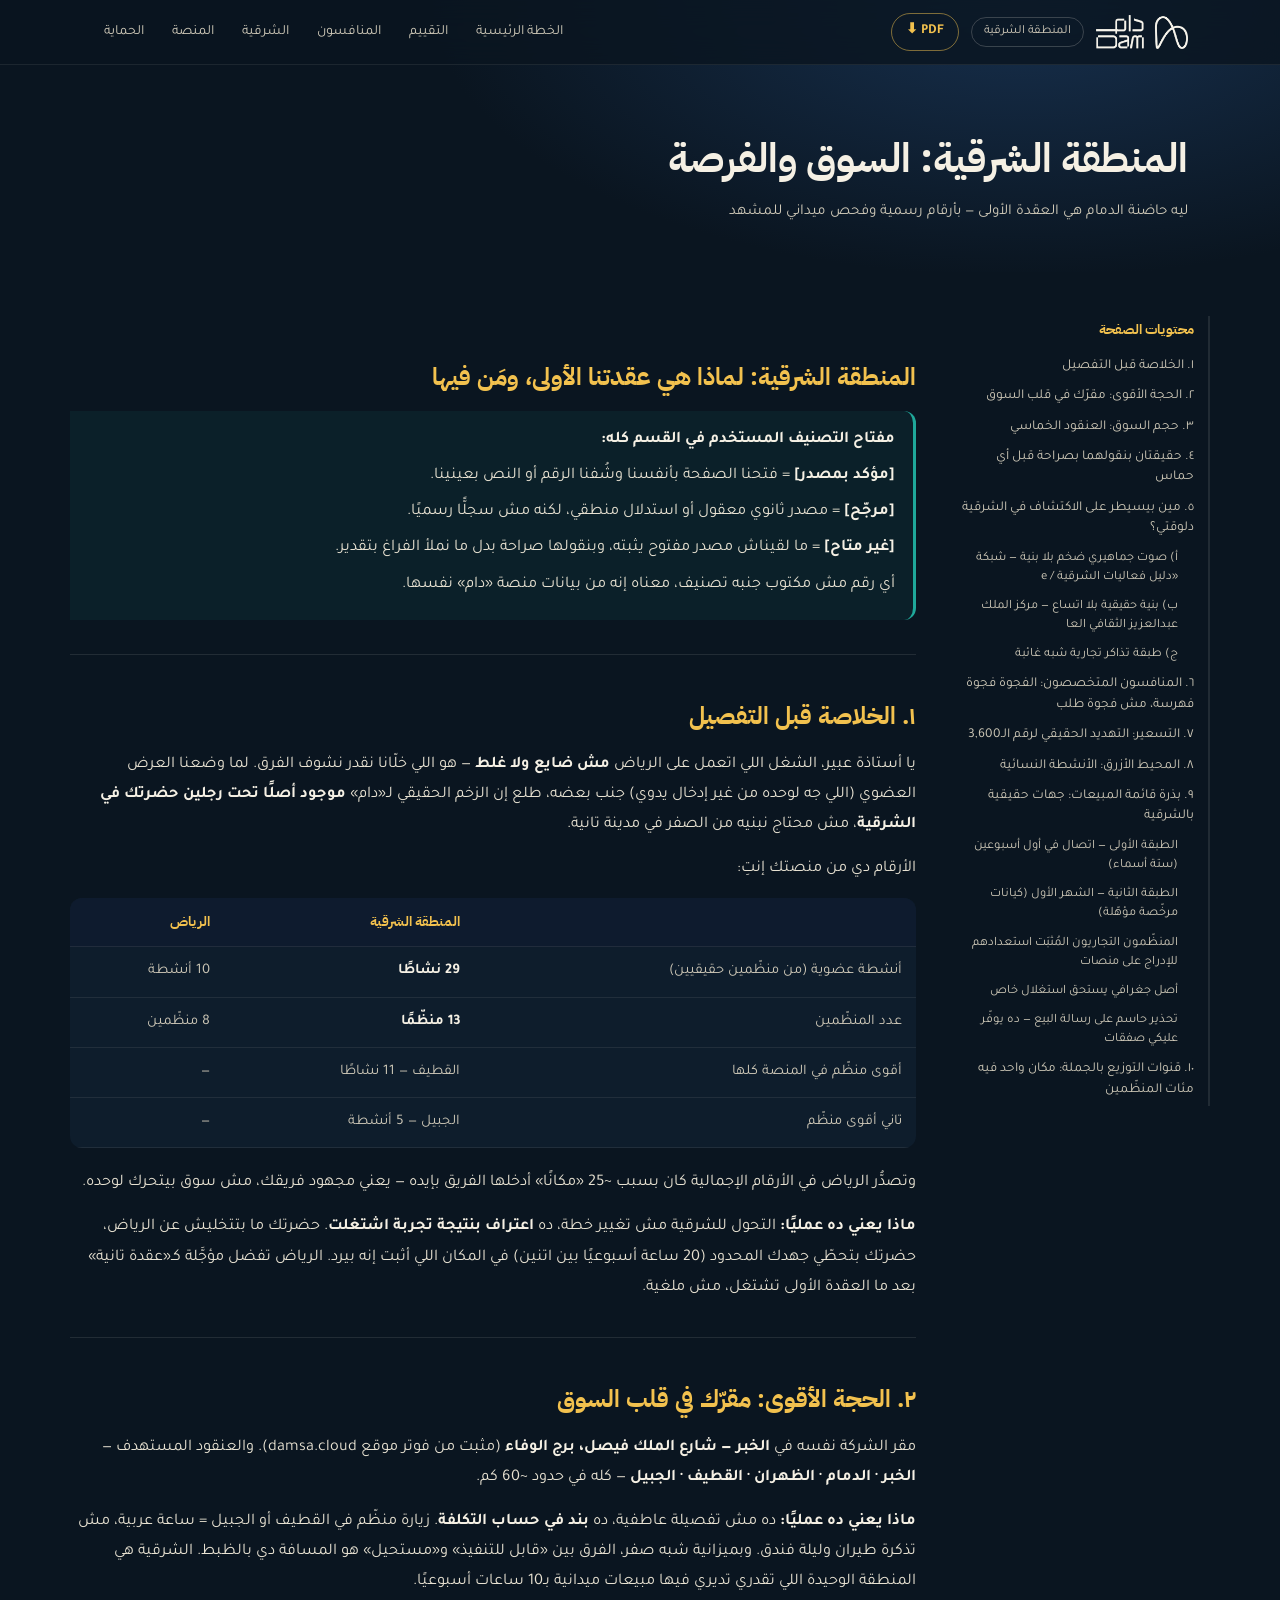
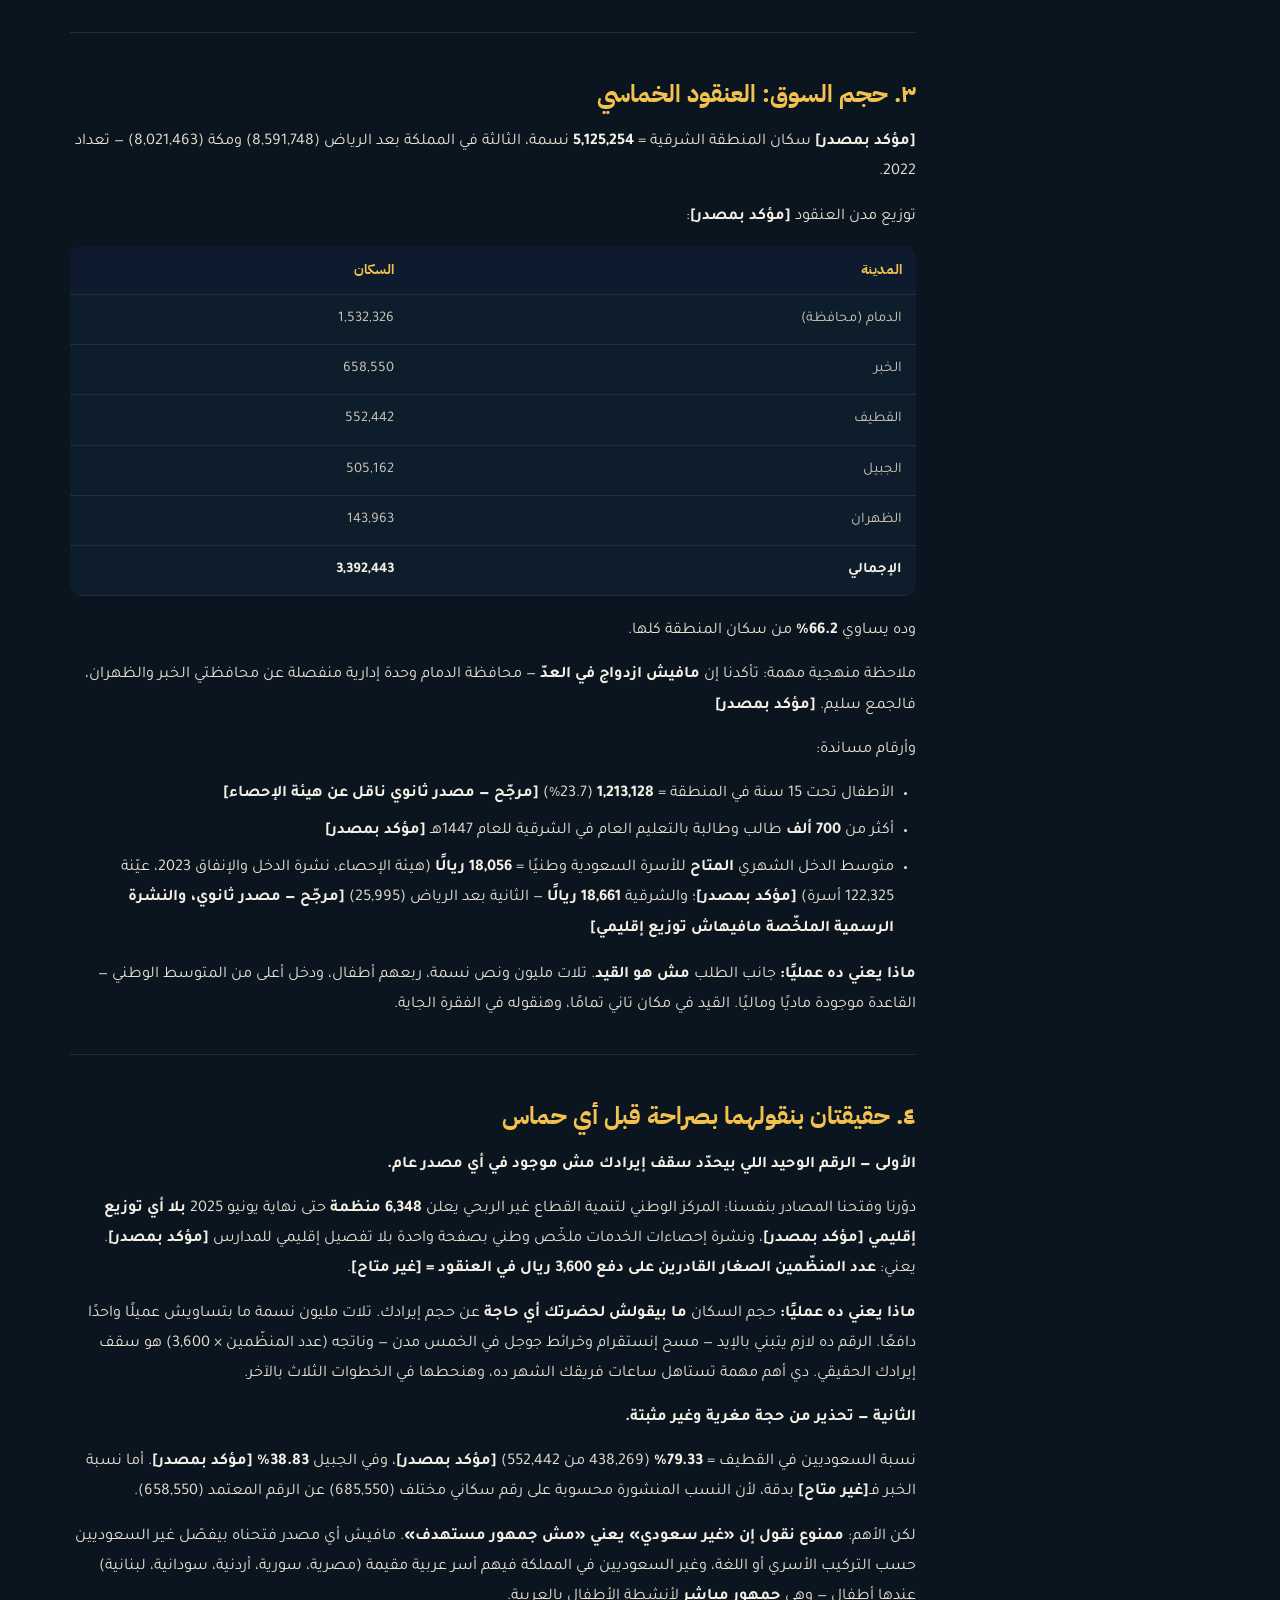
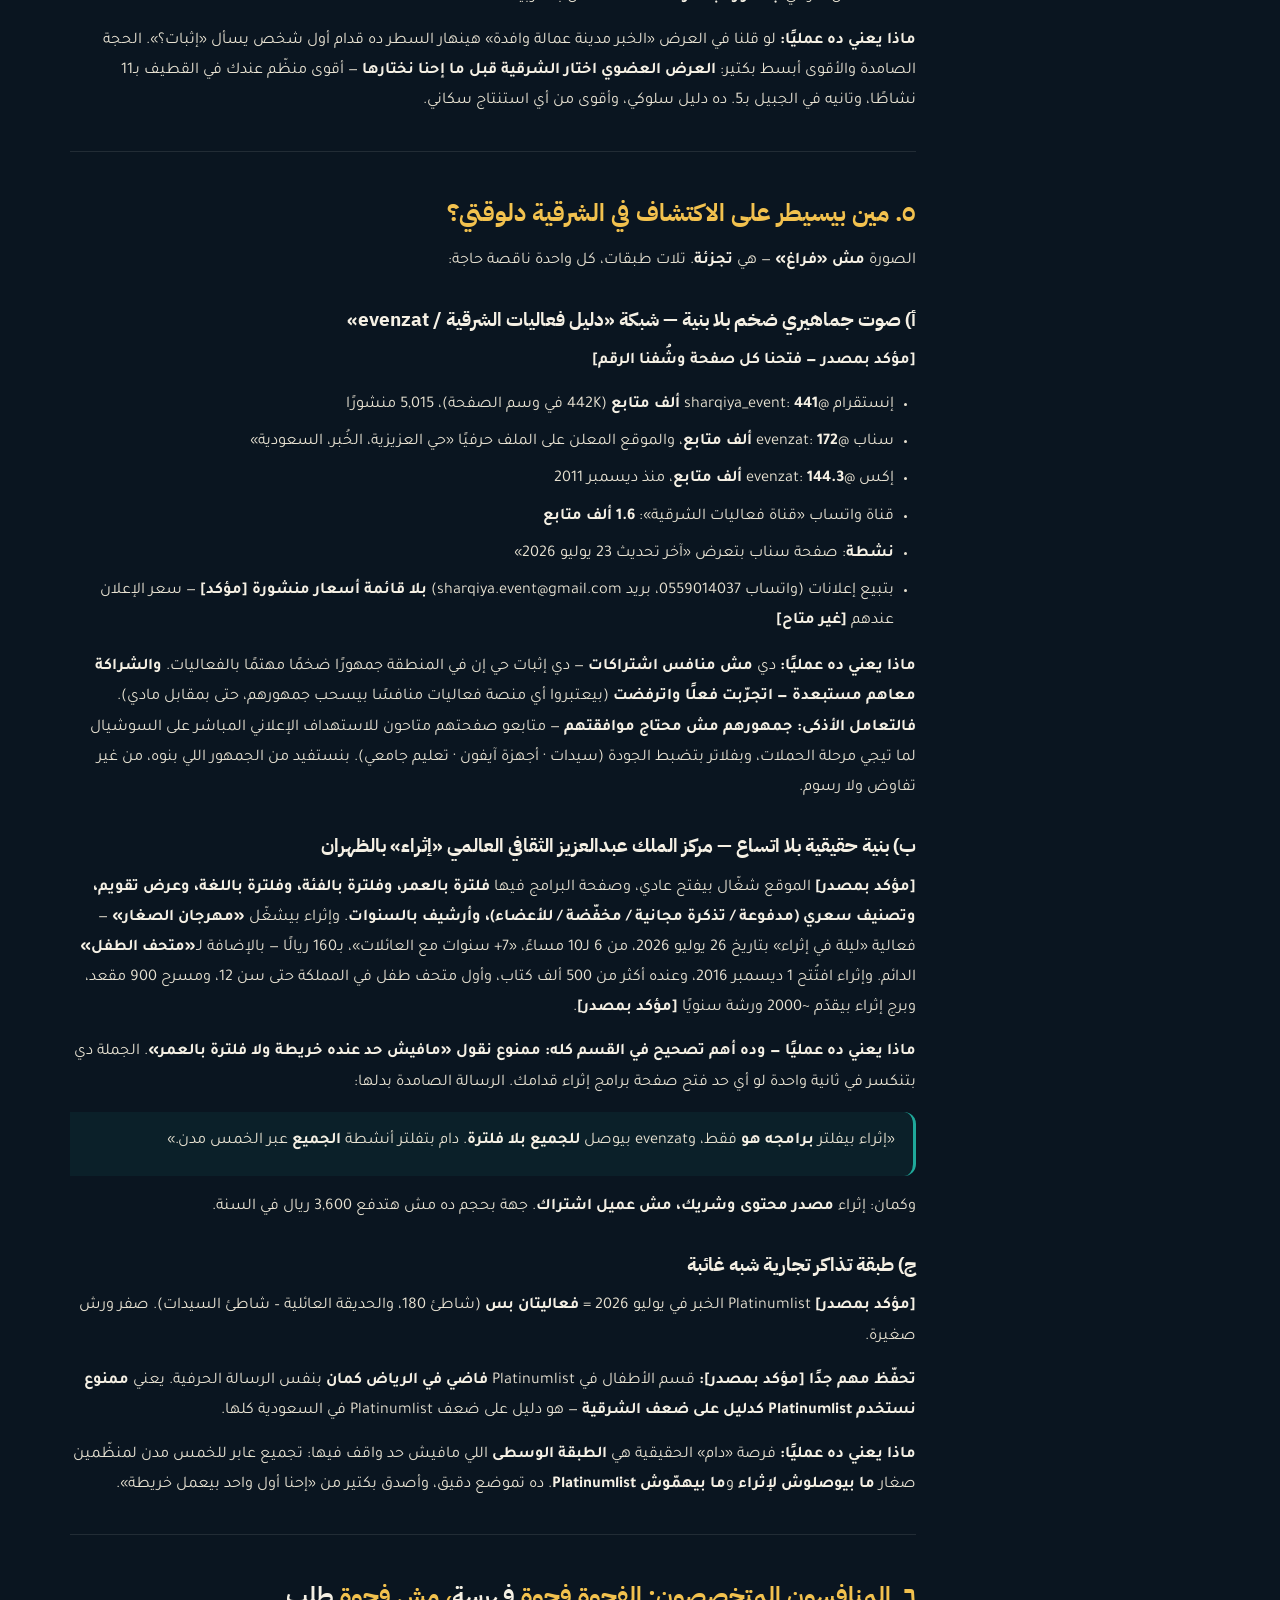
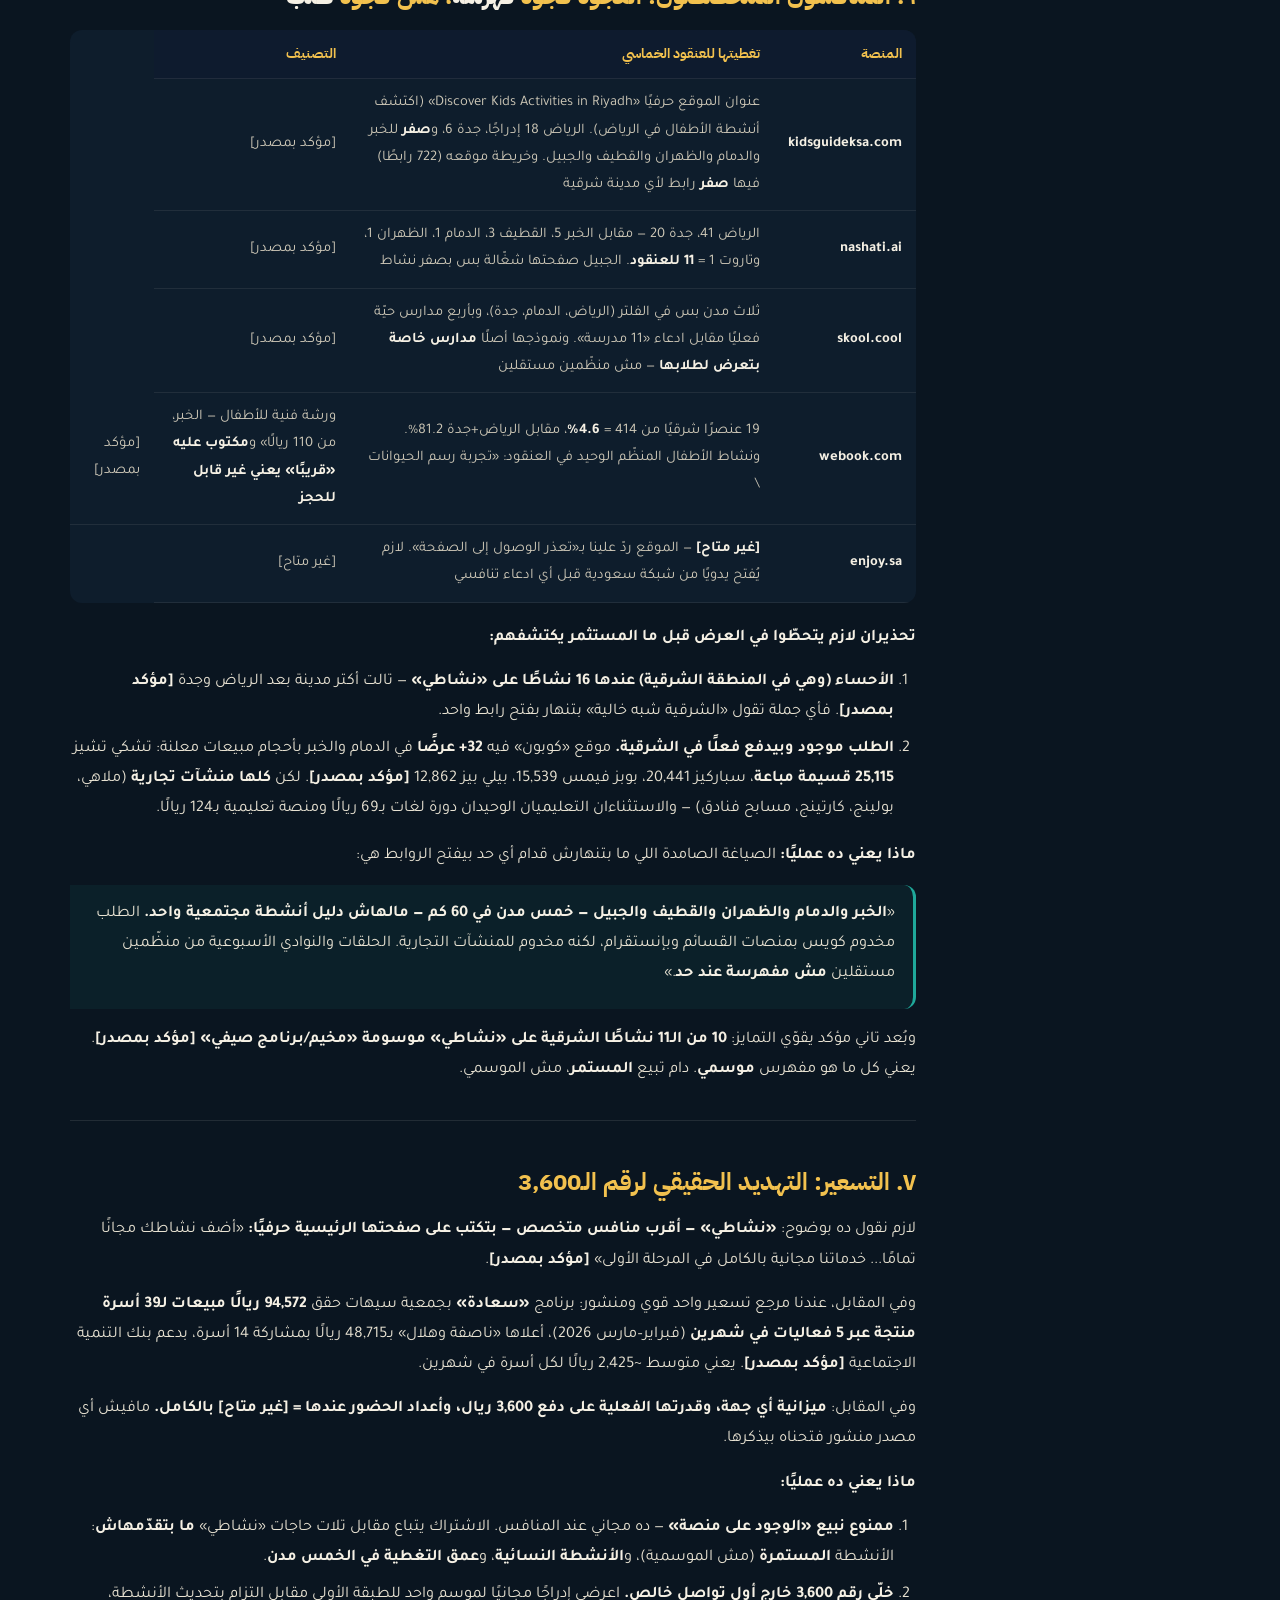
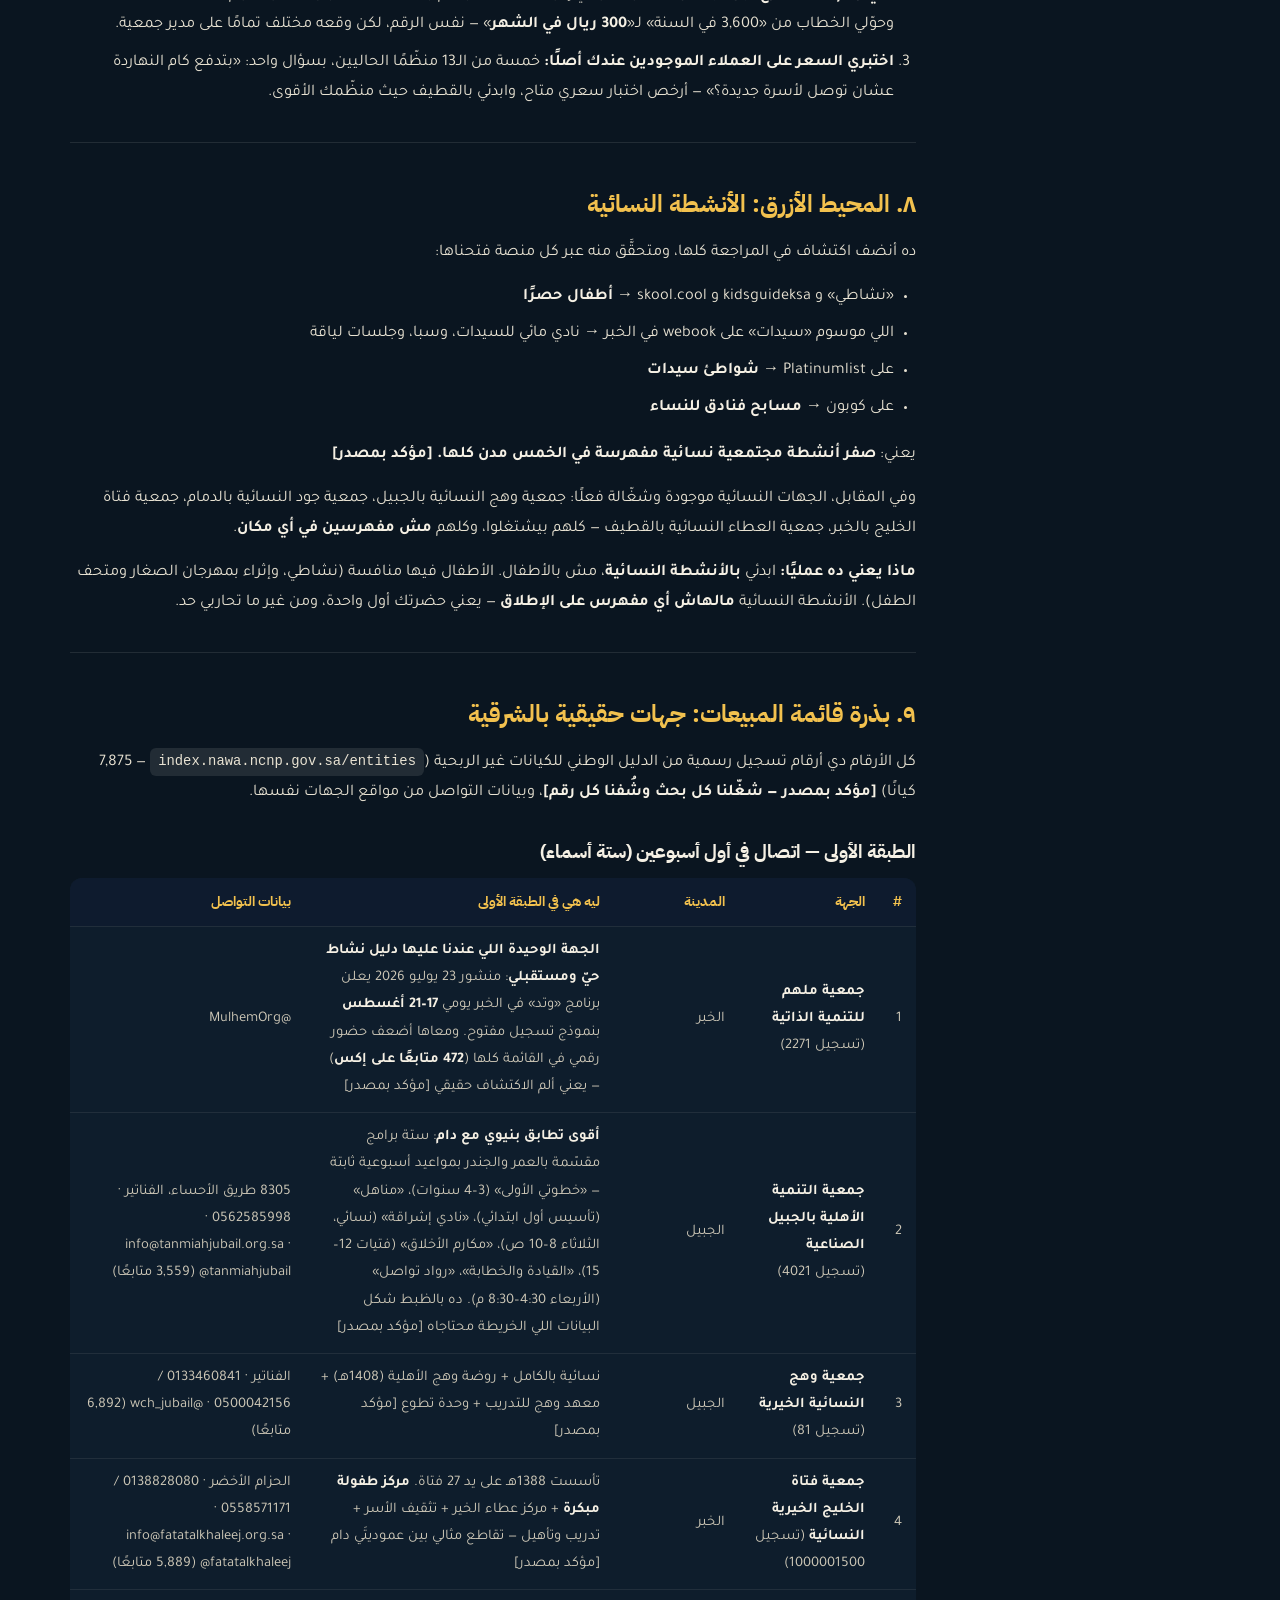
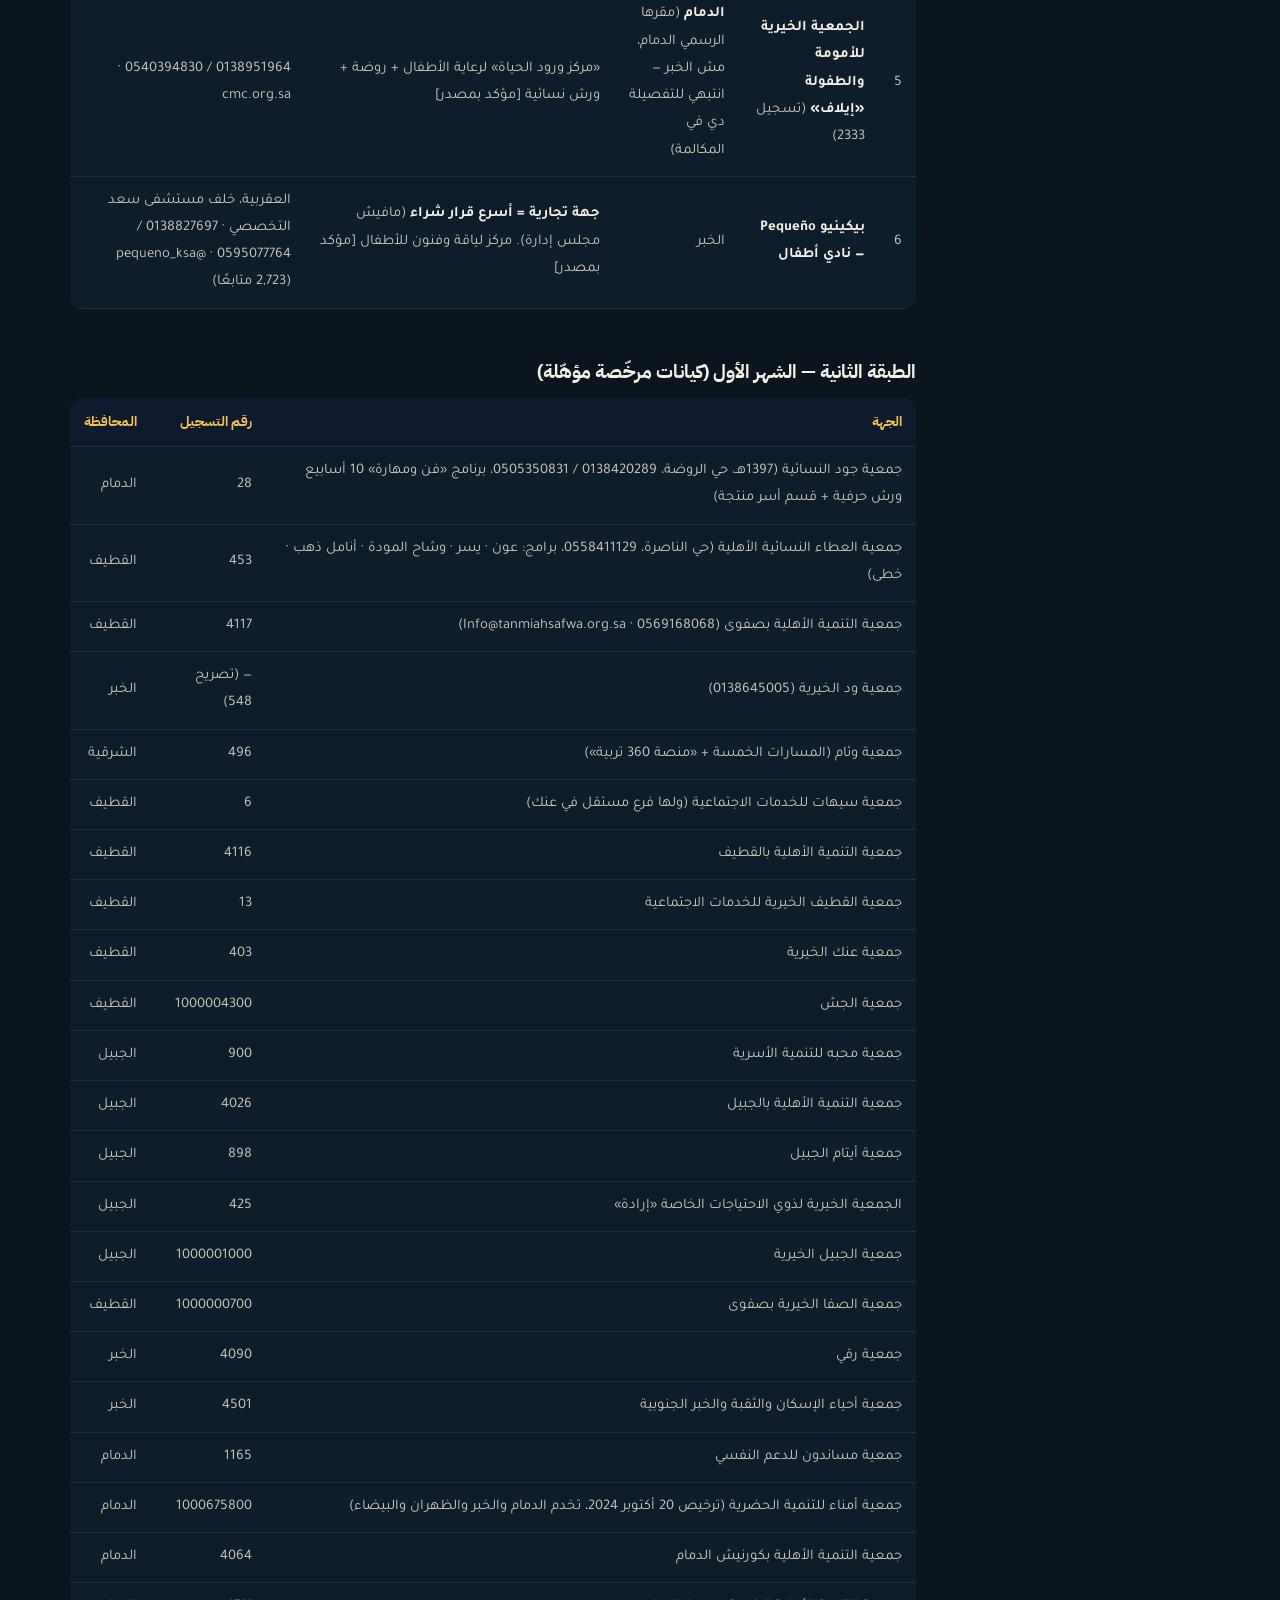
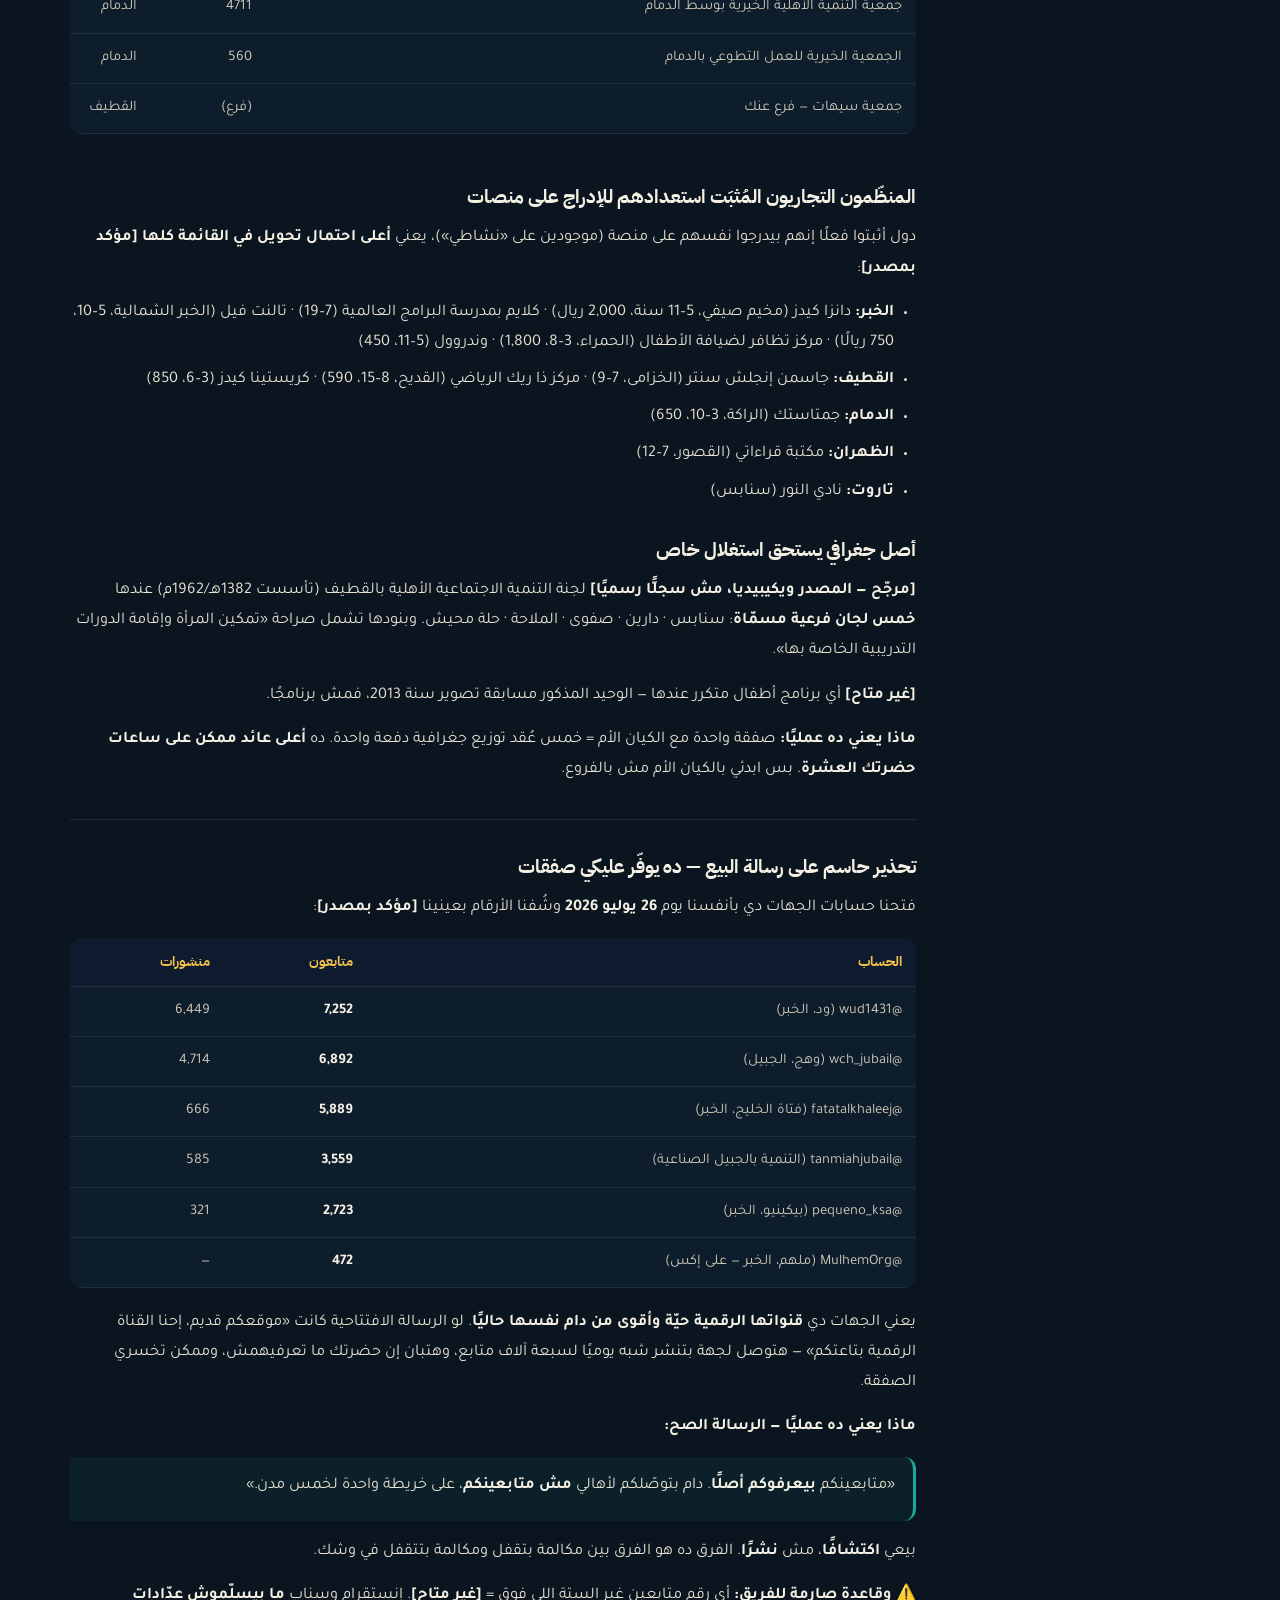
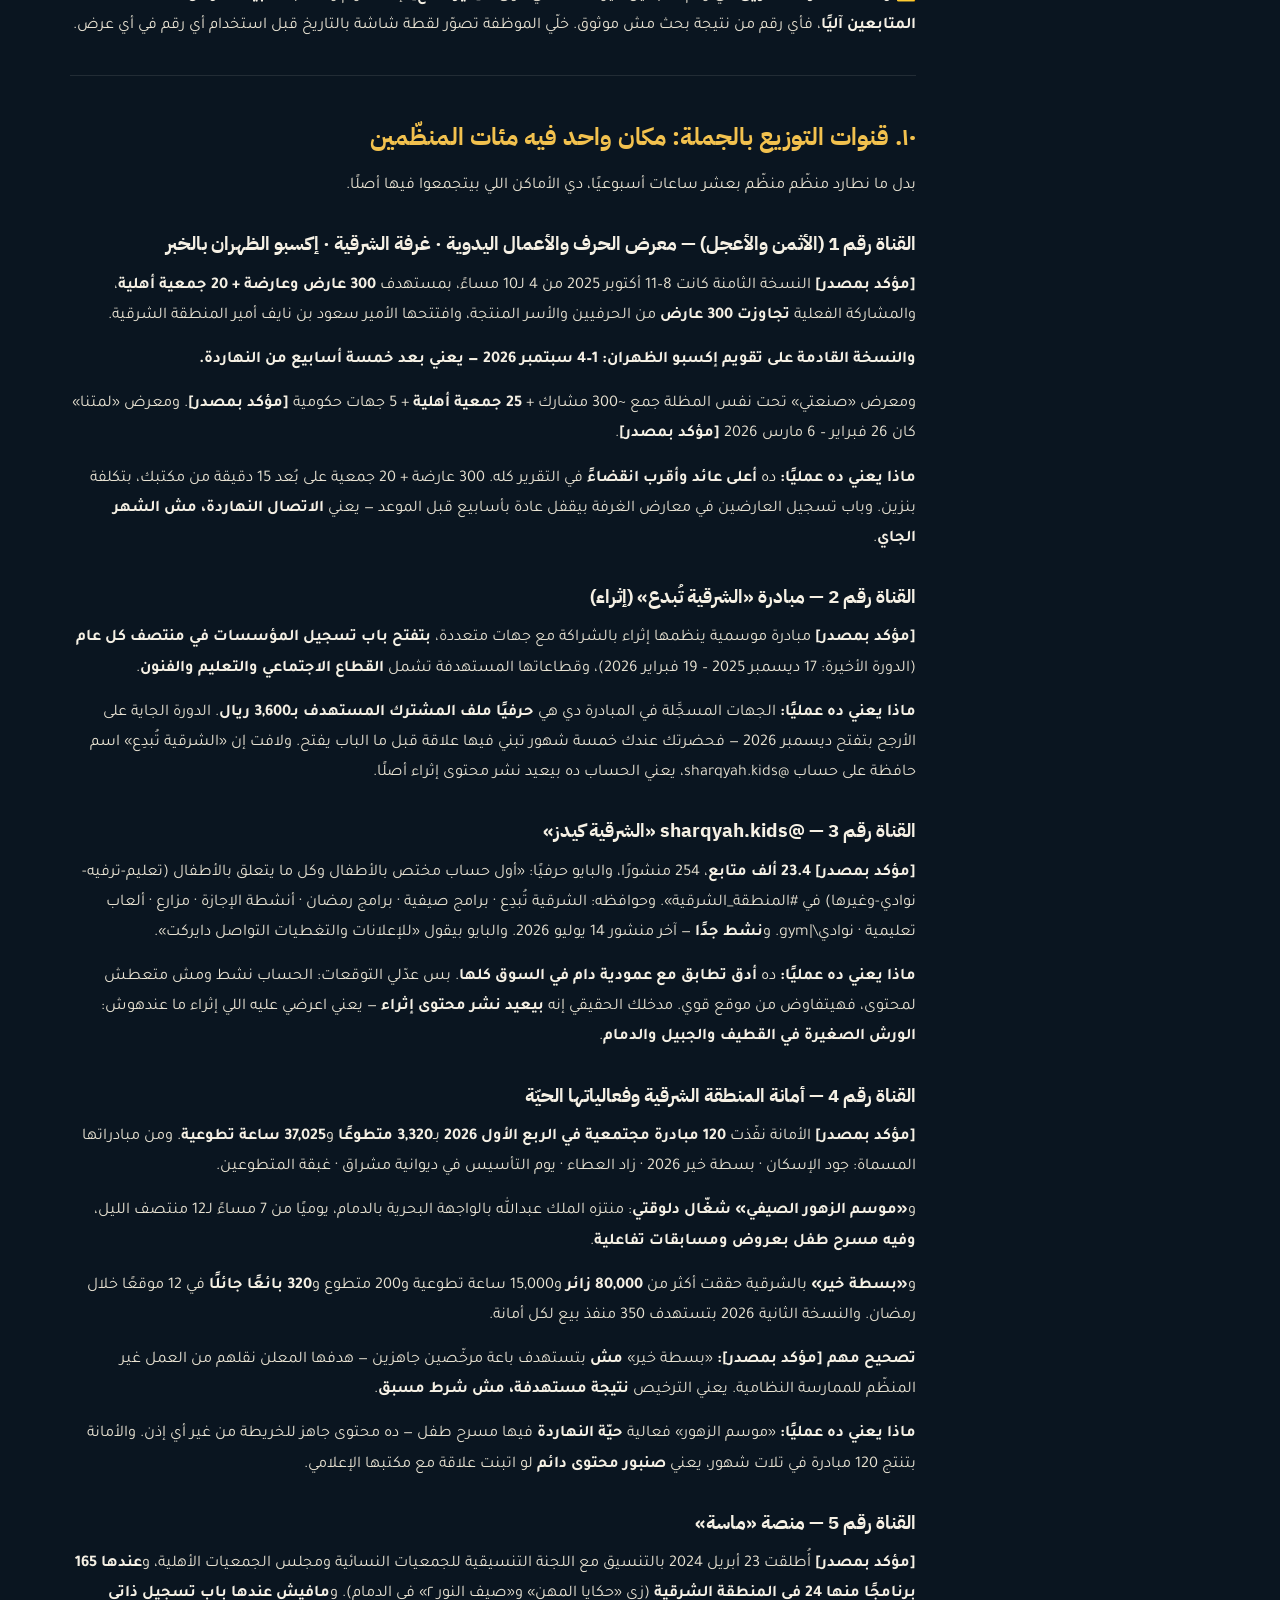
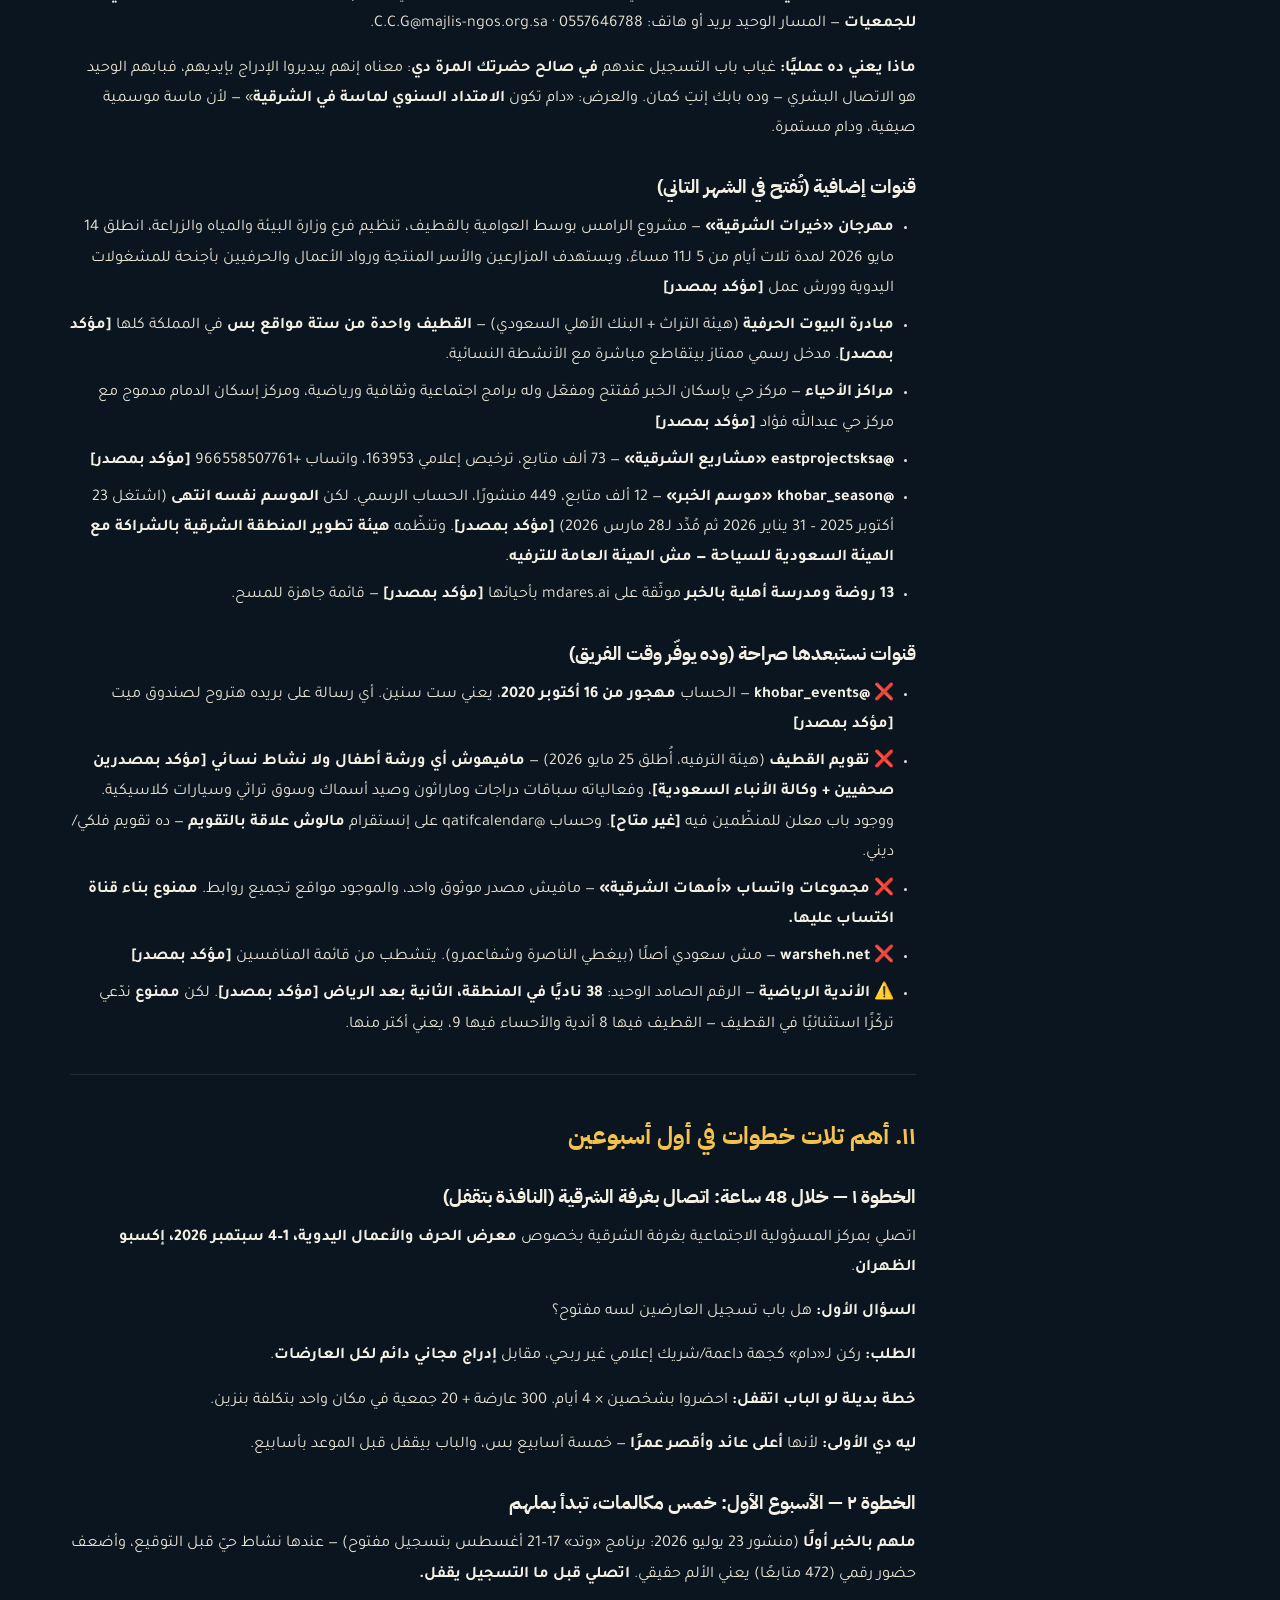
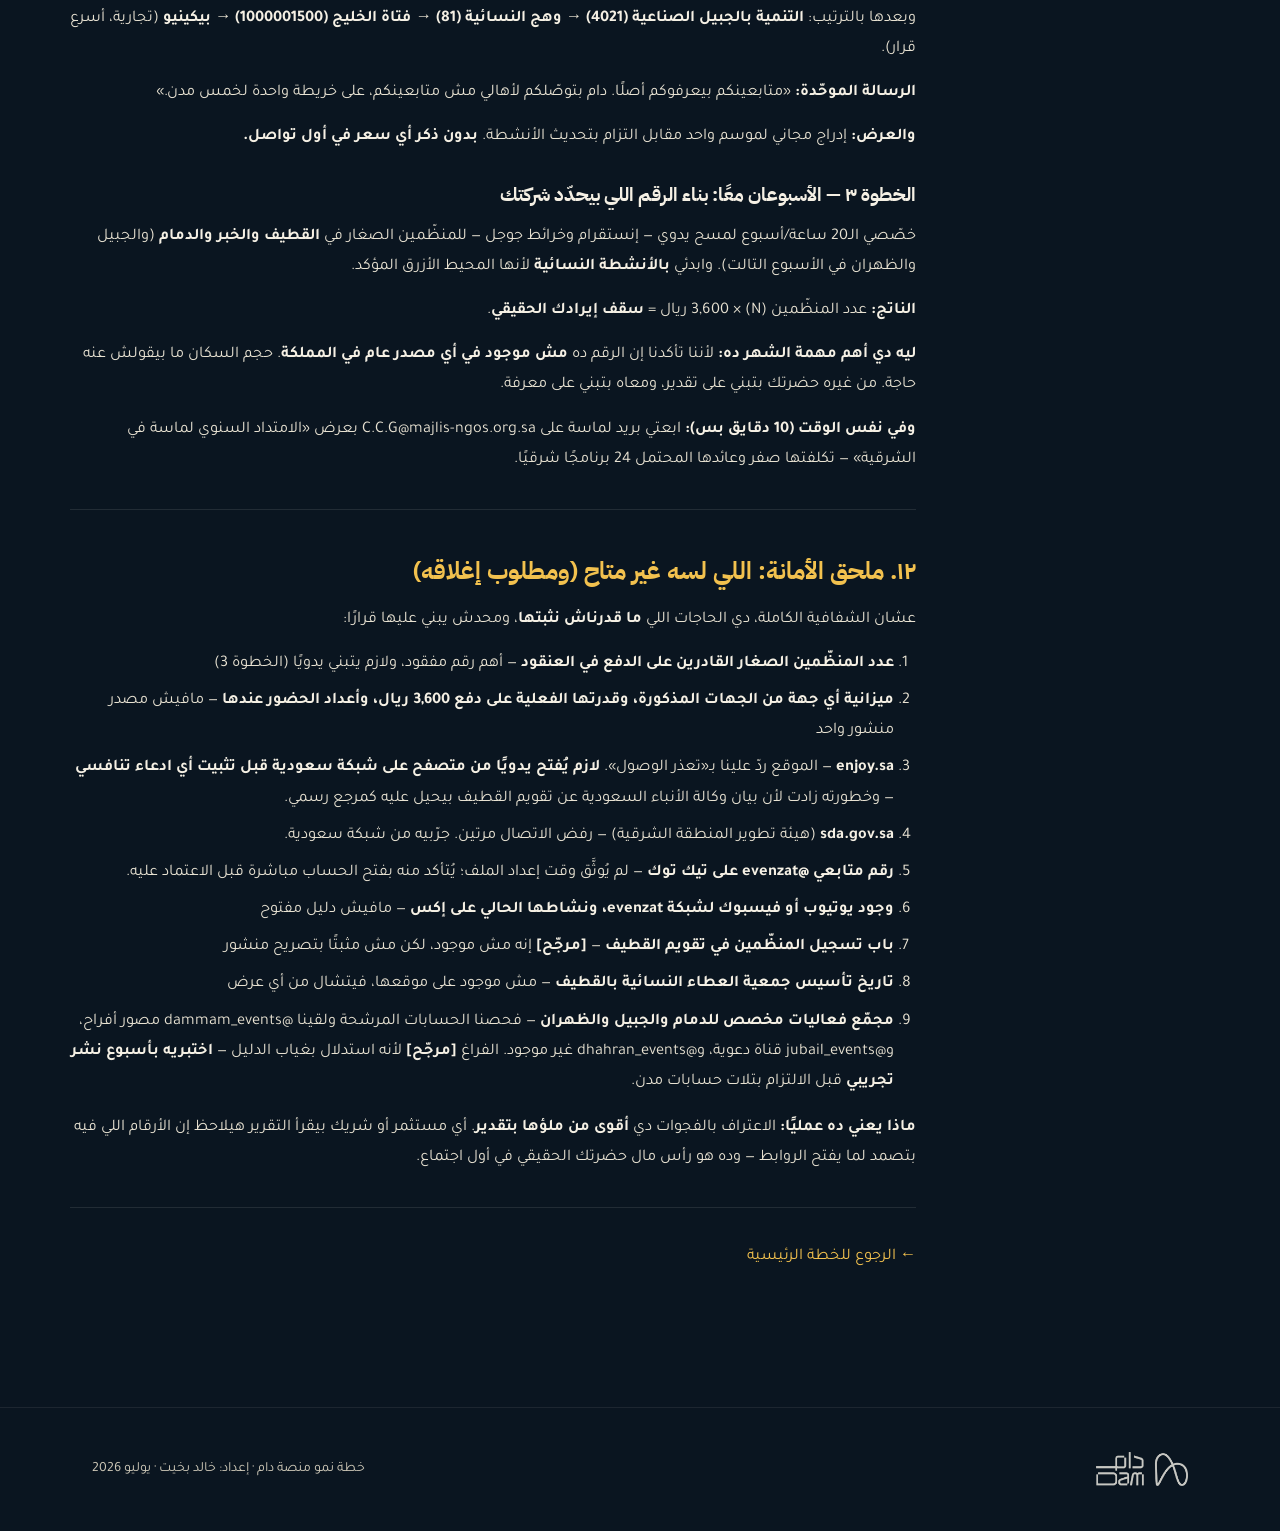
<file: pages/eastern.html>
<!DOCTYPE html>
<html lang="ar" dir="rtl">
<head>
<meta charset="UTF-8">
<meta name="viewport" content="width=device-width, initial-scale=1.0">
<meta name="robots" content="noindex, nofollow">
<title>المنطقة الشرقية: السوق والفرصة — خطة نمو دام</title>
<meta name="description" content="حجم سوق حاضنة الدمام بالأرقام الرسمية، المشهد التنافسي الفعلي، وقنوات التوزيع الجاهزة للعمل.">
<meta name="theme-color" content="#12202f">
<meta property="og:type" content="website">
<meta property="og:site_name" content="خطة نمو دام">
<meta property="og:locale" content="ar_AR">
<meta property="og:title" content="المنطقة الشرقية — السوق والفرصة بالأرقام">
<meta property="og:description" content="حجم سوق حاضنة الدمام بالأرقام الرسمية، المشهد التنافسي الفعلي، وقنوات التوزيع الجاهزة للعمل.">
<meta property="og:url" content="https://kbakhit1.github.io/dam-growth-plan/pages/eastern.html">
<meta property="og:image" content="https://kbakhit1.github.io/dam-growth-plan/assets/img/og-image.png">
<meta property="og:image:secure_url" content="https://kbakhit1.github.io/dam-growth-plan/assets/img/og-image.png">
<meta property="og:image:type" content="image/png">
<meta property="og:image:width" content="1200">
<meta property="og:image:height" content="630">
<meta property="og:image:alt" content="خطة نمو منصة دام — 90 يومًا">
<meta name="twitter:card" content="summary_large_image">
<meta name="twitter:title" content="المنطقة الشرقية — السوق والفرصة بالأرقام">
<meta name="twitter:description" content="حجم سوق حاضنة الدمام بالأرقام الرسمية، المشهد التنافسي الفعلي، وقنوات التوزيع الجاهزة للعمل.">
<meta name="twitter:image" content="https://kbakhit1.github.io/dam-growth-plan/assets/img/og-image.png">
<link rel="icon" type="image/png" href="../assets/img/logo.png">
<link rel="stylesheet" href="../assets/css/main.css">
</head>
<body class="doc">
<div id="progress"></div>
<header class="site-header">
  <div class="container">
    <div class="brand"><a href="../index.html"><img src="../assets/img/logo.png" alt="دام"></a><span class="tag">المنطقة الشرقية</span><a class="pdf-btn" href="../pdf/eastern.pdf" download>PDF ⬇</a></div>
    <nav class="top-nav">
      <a href="../index.html">الخطة الرئيسية</a>
      <a href="report.html">التقييم</a>
      <a href="competitors.html">المنافسون</a>
      <a href="eastern.html">الشرقية</a>
      <a href="platform-review.html">المنصة</a>
      <a href="protection.html">الحماية</a>
    </nav>
  </div>
</header>
<div class="doc-hero"><div class="container">
  <h1>المنطقة الشرقية: السوق والفرصة</h1>
  <p class="meta">ليه حاضنة الدمام هي العقدة الأولى — بأرقام رسمية وفحص ميداني للمشهد</p>
</div></div>
<div class="container doc-layout">
  <nav class="doc-toc"><strong style="display:block;margin-bottom:8px;color:var(--gold);font-family:var(--f-head);font-size:.9rem">محتويات الصفحة</strong>
    <a href="#١-الخلاصة-قبل-التفصيل" class="">١. الخلاصة قبل التفصيل</a>
    <a href="#٢-الحجة-الأقوى-مقرّك-في-قلب-السوق" class="">٢. الحجة الأقوى: مقرّك في قلب السوق</a>
    <a href="#٣-حجم-السوق-العنقود-الخماسي" class="">٣. حجم السوق: العنقود الخماسي</a>
    <a href="#٤-حقيقتان-بنقولهما-بصراحة-قبل-أي-حماس" class="">٤. حقيقتان بنقولهما بصراحة قبل أي حماس</a>
    <a href="#٥-مين-بيسيطر-على-الاكتشاف-في-الشرقية-دلوقتي" class="">٥. مين بيسيطر على الاكتشاف في الشرقية دلوقتي؟</a>
    <a href="#أ-صوت-جماهيري-ضخم-بلا-بنية-شبكة-دليل-فعاليات-الشرقية-/-evenzat" class="lvl3">أ) صوت جماهيري ضخم بلا بنية — شبكة «دليل فعاليات الشرقية / e</a>
    <a href="#ب-بنية-حقيقية-بلا-اتساع-مركز-الملك-عبدالعزيز-الثقافي-العالمي-إثراء-بال" class="lvl3">ب) بنية حقيقية بلا اتساع — مركز الملك عبدالعزيز الثقافي العا</a>
    <a href="#ج-طبقة-تذاكر-تجارية-شبه-غائبة" class="lvl3">ج) طبقة تذاكر تجارية شبه غائبة</a>
    <a href="#٦-المنافسون-المتخصصون-الفجوة-فجوة-فهرسة-مش-فجوة-طلب" class="">٦. المنافسون المتخصصون: الفجوة فجوة فهرسة، مش فجوة طلب</a>
    <a href="#٧-التسعير-التهديد-الحقيقي-لرقم-الـ3-600" class="">٧. التسعير: التهديد الحقيقي لرقم الـ3,600</a>
    <a href="#٨-المحيط-الأزرق-الأنشطة-النسائية" class="">٨. المحيط الأزرق: الأنشطة النسائية</a>
    <a href="#٩-بذرة-قائمة-المبيعات-جهات-حقيقية-بالشرقية" class="">٩. بذرة قائمة المبيعات: جهات حقيقية بالشرقية</a>
    <a href="#الطبقة-الأولى-اتصال-في-أول-أسبوعين-ستة-أسماء" class="lvl3">الطبقة الأولى — اتصال في أول أسبوعين (ستة أسماء)</a>
    <a href="#الطبقة-الثانية-الشهر-الأول-كيانات-مرخّصة-مؤهّلة" class="lvl3">الطبقة الثانية — الشهر الأول (كيانات مرخّصة مؤهّلة)</a>
    <a href="#المنظّمون-التجاريون-المُثبَت-استعدادهم-للإدراج-على-منصات" class="lvl3">المنظّمون التجاريون المُثبَت استعدادهم للإدراج على منصات</a>
    <a href="#أصل-جغرافي-يستحق-استغلال-خاص" class="lvl3">أصل جغرافي يستحق استغلال خاص</a>
    <a href="#تحذير-حاسم-على-رسالة-البيع-ده-يوفّر-عليكي-صفقات" class="lvl3">تحذير حاسم على رسالة البيع — ده يوفّر عليكي صفقات</a>
    <a href="#١٠-قنوات-التوزيع-بالجملة-مكان-واحد-فيه-مئات-المنظّمين" class="">١٠. قنوات التوزيع بالجملة: مكان واحد فيه مئات المنظّمين</a>
    <a href="#القناة-رقم-1-الأثمن-والأعجل-معرض-الحرف-والأعمال-اليدوية-·-غرفة-الشرقية" class="lvl3">القناة رقم 1 (الأثمن والأعجل) — معرض الحرف والأعمال اليدوية </a>
    <a href="#القناة-رقم-2-مبادرة-الشرقية-تُبدع-إثراء" class="lvl3">القناة رقم 2 — مبادرة «الشرقية تُبدع» (إثراء)</a>
    <a href="#القناة-رقم-3-@sharqyah-kids-الشرقية-كيدز" class="lvl3">القناة رقم 3 — @sharqyah.kids «الشرقية كيدز»</a>
    <a href="#القناة-رقم-4-أمانة-المنطقة-الشرقية-وفعالياتها-الحيّة" class="lvl3">القناة رقم 4 — أمانة المنطقة الشرقية وفعالياتها الحيّة</a>
    <a href="#القناة-رقم-5-منصة-ماسة" class="lvl3">القناة رقم 5 — منصة «ماسة»</a>
    <a href="#قنوات-إضافية-تُفتح-في-الشهر-التاني" class="lvl3">قنوات إضافية (تُفتح في الشهر التاني)</a>
    <a href="#قنوات-نستبعدها-صراحة-وده-يوفّر-وقت-الفريق" class="lvl3">قنوات نستبعدها صراحة (وده يوفّر وقت الفريق)</a>
    <a href="#١١-أهم-تلات-خطوات-في-أول-أسبوعين" class="">١١. أهم تلات خطوات في أول أسبوعين</a>
    <a href="#الخطوة-١-خلال-48-ساعة-اتصال-بغرفة-الشرقية-النافذة-بتقفل" class="lvl3">الخطوة ١ — خلال 48 ساعة: اتصال بغرفة الشرقية (النافذة بتقفل)</a>
    <a href="#الخطوة-٢-الأسبوع-الأول-خمس-مكالمات-تبدأ-بملهم" class="lvl3">الخطوة ٢ — الأسبوع الأول: خمس مكالمات، تبدأ بملهم</a>
    <a href="#الخطوة-٣-الأسبوعان-معًا-بناء-الرقم-اللي-بيحدّد-شركتك" class="lvl3">الخطوة ٣ — الأسبوعان معًا: بناء الرقم اللي بيحدّد شركتك</a>
    <a href="#١٢-ملحق-الأمانة-اللي-لسه-غير-متاح-ومطلوب-إغلاقه" class="">١٢. ملحق الأمانة: اللي لسه غير متاح (ومطلوب إغلاقه)</a>
  </nav>
  <article class="doc-body">
<h2 id="المنطقة-الشرقية-لماذا-هي-عقدتنا-الأولى-ومَن-فيها">المنطقة الشرقية: لماذا هي عقدتنا الأولى، ومَن فيها</h2>
<blockquote>
<p><strong>مفتاح التصنيف المستخدم في القسم كله:</strong></p>
<p><strong>[مؤكد بمصدر]</strong> = فتحنا الصفحة بأنفسنا وشُفنا الرقم أو النص بعينينا.</p>
<p><strong>[مرجّح]</strong> = مصدر ثانوي معقول أو استدلال منطقي، لكنه مش سجلًّا رسميًا.</p>
<p><strong>[غير متاح]</strong> = ما لقيناش مصدر مفتوح يثبته، وبنقولها صراحة بدل ما نملأ الفراغ بتقدير.</p>
<p>أي رقم مش مكتوب جنبه تصنيف، معناه إنه من بيانات منصة «دام» نفسها.</p>
</blockquote>
<hr>
<h2 id="١-الخلاصة-قبل-التفصيل">١. الخلاصة قبل التفصيل</h2>
<p>يا أستاذة عبير، الشغل اللي اتعمل على الرياض <strong>مش ضايع ولا غلط</strong> — هو اللي خلّانا نقدر نشوف الفرق. لما وضعنا العرض العضوي (اللي جه لوحده من غير إدخال يدوي) جنب بعضه، طلع إن الزخم الحقيقي لـ«دام» <strong>موجود أصلًا تحت رجلين حضرتك في الشرقية</strong>، مش محتاج نبنيه من الصفر في مدينة تانية.</p>
<p>الأرقام دي من منصتك إنتِ:</p>
<div class="tbl"><table><thead><tr><th></th><th>المنطقة الشرقية</th><th>الرياض</th></tr></thead><tbody><tr><td>أنشطة عضوية (من منظّمين حقيقيين)</td><td><strong>29 نشاطًا</strong></td><td>10 أنشطة</td></tr><tr><td>عدد المنظّمين</td><td><strong>13 منظّمًا</strong></td><td>8 منظّمين</td></tr><tr><td>أقوى منظّم في المنصة كلها</td><td>القطيف — 11 نشاطًا</td><td>—</td></tr><tr><td>تاني أقوى منظّم</td><td>الجبيل — 5 أنشطة</td><td>—</td></tr></tbody></table></div>
<p>وتصدُّر الرياض في الأرقام الإجمالية كان بسبب ~25 «مكانًا» أدخلها الفريق بإيده — يعني مجهود فريقك، مش سوق بيتحرك لوحده.</p>
<p><strong>ماذا يعني ده عمليًا:</strong> التحول للشرقية مش تغيير خطة، ده <strong>اعتراف بنتيجة تجربة اشتغلت</strong>. حضرتك ما بتتخليش عن الرياض، حضرتك بتحطّي جهدك المحدود (20 ساعة أسبوعيًا بين اتنين) في المكان اللي أثبت إنه بيرد. الرياض تفضل مؤجَّلة كـ«عقدة تانية» بعد ما العقدة الأولى تشتغل، مش ملغية.</p>
<hr>
<h2 id="٢-الحجة-الأقوى-مقرّك-في-قلب-السوق">٢. الحجة الأقوى: مقرّك في قلب السوق</h2>
<p>مقر الشركة نفسه في <strong>الخبر — شارع الملك فيصل، برج الوفاء</strong> (مثبت من فوتر موقع damsa.cloud). والعنقود المستهدف — <strong>الخبر · الدمام · الظهران · القطيف · الجبيل</strong> — كله في حدود ~60 كم.</p>
<p><strong>ماذا يعني ده عمليًا:</strong> ده مش تفصيلة عاطفية، ده <strong>بند في حساب التكلفة</strong>. زيارة منظّم في القطيف أو الجبيل = ساعة عربية، مش تذكرة طيران وليلة فندق. وبميزانية شبه صفر، الفرق بين «قابل للتنفيذ» و«مستحيل» هو المسافة دي بالظبط. الشرقية هي المنطقة الوحيدة اللي تقدري تديري فيها مبيعات ميدانية بـ10 ساعات أسبوعيًا.</p>
<hr>
<h2 id="٣-حجم-السوق-العنقود-الخماسي">٣. حجم السوق: العنقود الخماسي</h2>
<p><strong>[مؤكد بمصدر]</strong> سكان المنطقة الشرقية = <strong>5,125,254</strong> نسمة، الثالثة في المملكة بعد الرياض (8,591,748) ومكة (8,021,463) — تعداد 2022.</p>
<p>توزيع مدن العنقود <strong>[مؤكد بمصدر]</strong>:</p>
<div class="tbl"><table><thead><tr><th>المدينة</th><th>السكان</th></tr></thead><tbody><tr><td>الدمام (محافظة)</td><td>1,532,326</td></tr><tr><td>الخبر</td><td>658,550</td></tr><tr><td>القطيف</td><td>552,442</td></tr><tr><td>الجبيل</td><td>505,162</td></tr><tr><td>الظهران</td><td>143,963</td></tr><tr><td><strong>الإجمالي</strong></td><td><strong>3,392,443</strong></td></tr></tbody></table></div>
<p>وده يساوي <strong>66.2%</strong> من سكان المنطقة كلها.</p>
<p>ملاحظة منهجية مهمة: تأكدنا إن <strong>مافيش ازدواج في العدّ</strong> — محافظة الدمام وحدة إدارية منفصلة عن محافظتي الخبر والظهران، فالجمع سليم. <strong>[مؤكد بمصدر]</strong></p>
<p>وأرقام مساندة:</p>
<ul>
<li>الأطفال تحت 15 سنة في المنطقة = <strong>1,213,128</strong> (23.7%) <strong>[مرجّح — مصدر ثانوي ناقل عن هيئة الإحصاء]</strong></li>
<li>أكثر من <strong>700 ألف</strong> طالب وطالبة بالتعليم العام في الشرقية للعام 1447هـ <strong>[مؤكد بمصدر]</strong></li>
<li>متوسط الدخل الشهري <strong>المتاح</strong> للأسرة السعودية وطنيًا = <strong>18,056 ريالًا</strong> (هيئة الإحصاء، نشرة الدخل والإنفاق 2023، عيّنة 122,325 أسرة) <strong>[مؤكد بمصدر]</strong>؛ والشرقية <strong>18,661 ريالًا</strong> — الثانية بعد الرياض (25,995) <strong>[مرجّح — مصدر ثانوي، والنشرة الرسمية الملخّصة مافيهاش توزيع إقليمي]</strong></li>
</ul>
<p><strong>ماذا يعني ده عمليًا:</strong> جانب الطلب <strong>مش هو القيد</strong>. تلات مليون ونص نسمة، ربعهم أطفال، ودخل أعلى من المتوسط الوطني — القاعدة موجودة ماديًا وماليًا. القيد في مكان تاني تمامًا، وهنقوله في الفقرة الجاية.</p>
<hr>
<h2 id="٤-حقيقتان-بنقولهما-بصراحة-قبل-أي-حماس">٤. حقيقتان بنقولهما بصراحة قبل أي حماس</h2>
<p><strong>الأولى — الرقم الوحيد اللي بيحدّد سقف إيرادك مش موجود في أي مصدر عام.</strong></p>
<p>دوّرنا وفتحنا المصادر بنفسنا: المركز الوطني لتنمية القطاع غير الربحي يعلن <strong>6,348 منظمة</strong> حتى نهاية يونيو 2025 <strong>بلا أي توزيع إقليمي</strong> <strong>[مؤكد بمصدر]</strong>، ونشرة إحصاءات الخدمات ملخّص وطني بصفحة واحدة بلا تفصيل إقليمي للمدارس <strong>[مؤكد بمصدر]</strong>. يعني: <strong>عدد المنظّمين الصغار القادرين على دفع 3,600 ريال في العنقود = [غير متاح]</strong>.</p>
<p><strong>ماذا يعني ده عمليًا:</strong> حجم السكان <strong>ما بيقولش لحضرتك أي حاجة</strong> عن حجم إيرادك. تلات مليون نسمة ما بتساويش عميلًا واحدًا دافعًا. الرقم ده لازم يتبني بالإيد — مسح إنستقرام وخرائط جوجل في الخمس مدن — وناتجه (عدد المنظّمين × 3,600) هو سقف إيرادك الحقيقي. دي أهم مهمة تستاهل ساعات فريقك الشهر ده، وهنحطها في الخطوات الثلاث بالآخر.</p>
<p><strong>الثانية — تحذير من حجة مغرية وغير مثبتة.</strong></p>
<p>نسبة السعوديين في القطيف = <strong>79.33%</strong> (438,269 من 552,442) <strong>[مؤكد بمصدر]</strong>، وفي الجبيل <strong>38.83%</strong> <strong>[مؤكد بمصدر]</strong>. أما نسبة الخبر فـ<strong>[غير متاح]</strong> بدقة، لأن النسب المنشورة محسوبة على رقم سكاني مختلف (685,550) عن الرقم المعتمد (658,550).</p>
<p>لكن الأهم: <strong>ممنوع نقول إن «غير سعودي» يعني «مش جمهور مستهدف»</strong>. مافيش أي مصدر فتحناه بيفصّل غير السعوديين حسب التركيب الأسري أو اللغة، وغير السعوديين في المملكة فيهم أسر عربية مقيمة (مصرية، سورية، أردنية، سودانية، لبنانية) عندها أطفال — وهي <strong>جمهور مباشر</strong> لأنشطة الأطفال بالعربية.</p>
<p><strong>ماذا يعني ده عمليًا:</strong> لو قلنا في العرض «الخبر مدينة عمالة وافدة» هينهار السطر ده قدام أول شخص يسأل «إثبات؟». الحجة الصامدة والأقوى أبسط بكتير: <strong>العرض العضوي اختار الشرقية قبل ما إحنا نختارها</strong> — أقوى منظّم عندك في القطيف بـ11 نشاطًا، وتانيه في الجبيل بـ5. ده دليل سلوكي، وأقوى من أي استنتاج سكاني.</p>
<hr>
<h2 id="٥-مين-بيسيطر-على-الاكتشاف-في-الشرقية-دلوقتي">٥. مين بيسيطر على الاكتشاف في الشرقية دلوقتي؟</h2>
<p>الصورة <strong>مش «فراغ»</strong> — هي <strong>تجزئة</strong>. تلات طبقات، كل واحدة ناقصة حاجة:</p>
<h3 id="أ-صوت-جماهيري-ضخم-بلا-بنية-شبكة-دليل-فعاليات-الشرقية-/-evenzat">أ) صوت جماهيري ضخم بلا بنية — شبكة «دليل فعاليات الشرقية / evenzat»</h3>
<p><strong>[مؤكد بمصدر — فتحنا كل صفحة وشُفنا الرقم]</strong></p>
<ul>
<li>إنستقرام @sharqiya_event: <strong>441 ألف متابع</strong> (442K في وسم الصفحة)، 5,015 منشورًا</li>
<li>سناب @evenzat: <strong>172 ألف متابع</strong>، والموقع المعلن على الملف حرفيًا «حي العزيزية، الخُبر، السعودية»</li>
<li>إكس @evenzat: <strong>144.3 ألف متابع</strong>، منذ ديسمبر 2011</li>
<li>قناة واتساب «قناة فعاليات الشرقية»: <strong>1.6 ألف متابع</strong></li>
<li><strong>نشطة</strong>: صفحة سناب بتعرض «آخر تحديث 23 يوليو 2026»</li>
<li>بتبيع إعلانات (واتساب 0559014037، بريد sharqiya.event@gmail.com) <strong>بلا قائمة أسعار منشورة [مؤكد]</strong> — سعر الإعلان عندهم <strong>[غير متاح]</strong></li>
</ul>
<p><strong>ماذا يعني ده عمليًا:</strong> دي <strong>مش منافس اشتراكات</strong> — دي إثبات حي إن في المنطقة جمهورًا ضخمًا مهتمًا بالفعاليات. <strong>والشراكة معاهم مستبعدة — اتجرّبت فعلًا واترفضت</strong> (بيعتبروا أي منصة فعاليات منافسًا بيسحب جمهورهم، حتى بمقابل مادي). <strong>فالتعامل الأذكى: جمهورهم مش محتاج موافقتهم</strong> — متابعو صفحتهم متاحون للاستهداف الإعلاني المباشر على السوشيال لما تيجي مرحلة الحملات، وبفلاتر بتضبط الجودة (سيدات · أجهزة آيفون · تعليم جامعي). بنستفيد من الجمهور اللي بنوه، من غير تفاوض ولا رسوم.</p>
<h3 id="ب-بنية-حقيقية-بلا-اتساع-مركز-الملك-عبدالعزيز-الثقافي-العالمي-إثراء-بال">ب) بنية حقيقية بلا اتساع — مركز الملك عبدالعزيز الثقافي العالمي «إثراء» بالظهران</h3>
<p><strong>[مؤكد بمصدر]</strong> الموقع شغّال بيفتح عادي، وصفحة البرامج فيها <strong>فلترة بالعمر، وفلترة بالفئة، وفلترة باللغة، وعرض تقويم، وتصنيف سعري (مدفوعة / تذكرة مجانية / مخفّضة / للأعضاء)، وأرشيف بالسنوات</strong>. وإثراء بيشغّل <strong>«مهرجان الصغار»</strong> — فعالية «ليلة في إثراء» بتاريخ 26 يوليو 2026، من 6 لـ10 مساءً، «7+ سنوات مع العائلات»، بـ160 ريالًا — بالإضافة لـ<strong>«متحف الطفل»</strong> الدائم. وإثراء افتُتح 1 ديسمبر 2016، وعنده أكثر من 500 ألف كتاب، وأول متحف طفل في المملكة حتى سن 12، ومسرح 900 مقعد، وبرج إثراء بيقدّم ~2000 ورشة سنويًا <strong>[مؤكد بمصدر]</strong>.</p>
<p><strong>ماذا يعني ده عمليًا — وده أهم تصحيح في القسم كله:</strong> <strong>ممنوع نقول «مافيش حد عنده خريطة ولا فلترة بالعمر»</strong>. الجملة دي بتنكسر في ثانية واحدة لو أي حد فتح صفحة برامج إثراء قدامك. الرسالة الصامدة بدلها:</p>
<blockquote>
<p>«إثراء بيفلتر <strong>برامجه هو</strong> فقط، وevenzat بيوصل <strong>للجميع بلا فلترة</strong>. دام بتفلتر أنشطة <strong>الجميع</strong> عبر الخمس مدن.»</p>
</blockquote>
<p>وكمان: إثراء <strong>مصدر محتوى وشريك، مش عميل اشتراك</strong>. جهة بحجم ده مش هتدفع 3,600 ريال في السنة.</p>
<h3 id="ج-طبقة-تذاكر-تجارية-شبه-غائبة">ج) طبقة تذاكر تجارية شبه غائبة</h3>
<p><strong>[مؤكد بمصدر]</strong> Platinumlist الخبر في يوليو 2026 = <strong>فعاليتان بس</strong> (شاطئ 180، والحديقة العائلية – شاطئ السيدات). صفر ورش صغيرة.</p>
<p><strong>تحفّظ مهم جدًا [مؤكد بمصدر]:</strong> قسم الأطفال في Platinumlist <strong>فاضي في الرياض كمان</strong> بنفس الرسالة الحرفية. يعني <strong>ممنوع نستخدم Platinumlist كدليل على ضعف الشرقية</strong> — هو دليل على ضعف Platinumlist في السعودية كلها.</p>
<p><strong>ماذا يعني ده عمليًا:</strong> فرصة «دام» الحقيقية هي <strong>الطبقة الوسطى</strong> اللي مافيش حد واقف فيها: تجميع عابر للخمس مدن لمنظّمين صغار <strong>ما بيوصلوش لإثراء</strong> و<strong>ما بيهمّوش Platinumlist</strong>. ده تموضع دقيق، وأصدق بكتير من «إحنا أول واحد بيعمل خريطة».</p>
<hr>
<h2 id="٦-المنافسون-المتخصصون-الفجوة-فجوة-فهرسة-مش-فجوة-طلب">٦. المنافسون المتخصصون: الفجوة فجوة <strong>فهرسة</strong>، مش فجوة <strong>طلب</strong></h2>
<div class="tbl"><table><thead><tr><th>المنصة</th><th>تغطيتها للعنقود الخماسي</th><th>التصنيف</th></tr></thead><tbody><tr><td><strong>kidsguideksa.com</strong></td><td>عنوان الموقع حرفيًا «Discover Kids Activities in Riyadh» (اكتشف أنشطة الأطفال في الرياض). الرياض 18 إدراجًا، جدة 6، و<strong>صفر</strong> للخبر والدمام والظهران والقطيف والجبيل. وخريطة موقعه (722 رابطًا) فيها <strong>صفر</strong> رابط لأي مدينة شرقية</td><td>[مؤكد بمصدر]</td></tr><tr><td><strong>nashati.ai</strong></td><td>الرياض 41، جدة 20 — مقابل الخبر 5، القطيف 3، الدمام 1، الظهران 1، وتاروت 1 = <strong>11 للعنقود</strong>. الجبيل صفحتها شغّالة بس بصفر نشاط</td><td>[مؤكد بمصدر]</td></tr><tr><td><strong>skool.cool</strong></td><td>ثلاث مدن بس في الفلتر (الرياض، الدمام، جدة)، وبأربع مدارس حيّة فعليًا مقابل ادعاء «11 مدرسة». ونموذجها أصلًا <strong>مدارس خاصة بتعرض لطلابها</strong> — مش منظّمين مستقلين</td><td>[مؤكد بمصدر]</td></tr><tr><td><strong>webook.com</strong></td><td>19 عنصرًا شرقيًا من 414 = <strong>4.6%</strong>، مقابل الرياض+جدة 81.2%. ونشاط الأطفال المنظّم الوحيد في العنقود: «تجربة رسم الحيوانات \</td><td>ورشة فنية للأطفال — الخبر، من 110 ريالًا» و<strong>مكتوب عليه «قريبًا» يعني غير قابل للحجز</strong></td><td>[مؤكد بمصدر]</td></tr><tr><td><strong>enjoy.sa</strong></td><td><strong>[غير متاح]</strong> — الموقع ردّ علينا بـ«تعذر الوصول إلى الصفحة». لازم يُفتح يدويًا من شبكة سعودية قبل أي ادعاء تنافسي</td><td>[غير متاح]</td></tr></tbody></table></div>
<p><strong>تحذيران لازم يتحطّوا في العرض قبل ما المستثمر يكتشفهم:</strong></p>
<ol>
<li><strong>الأحساء (وهي في المنطقة الشرقية) عندها 16 نشاطًا على «نشاطي»</strong> — تالت أكتر مدينة بعد الرياض وجدة <strong>[مؤكد بمصدر]</strong>. فأي جملة تقول «الشرقية شبه خالية» بتنهار بفتح رابط واحد.</li>
<li><strong>الطلب موجود وبيدفع فعلًا في الشرقية.</strong> موقع «كوبون» فيه <strong>32+ عرضًا</strong> في الدمام والخبر بأحجام مبيعات معلنة: تشكي تشيز <strong>25,115 قسيمة مباعة</strong>، سباركيز 20,441، بوبز فيمس 15,539، بيلي بيز 12,862 <strong>[مؤكد بمصدر]</strong>. لكن <strong>كلها منشآت تجارية</strong> (ملاهي، بولينج، كارتينج، مسابح فنادق) — والاستثناءان التعليميان الوحيدان دورة لغات بـ69 ريالًا ومنصة تعليمية بـ124 ريالًا.</li>
</ol>
<p><strong>ماذا يعني ده عمليًا:</strong> الصياغة الصامدة اللي ما بتنهارش قدام أي حد بيفتح الروابط هي:</p>
<blockquote>
<p>«<strong>الخبر والدمام والظهران والقطيف والجبيل — خمس مدن في 60 كم — مالهاش دليل أنشطة مجتمعية واحد.</strong> الطلب مخدوم كويس بمنصات القسائم وبإنستقرام، لكنه مخدوم للمنشآت التجارية. الحلقات والنوادي الأسبوعية من منظّمين مستقلين <strong>مش مفهرسة عند حد</strong>.»</p>
</blockquote>
<p>وبُعد تاني مؤكد يقوّي التمايز: <strong>10 من الـ11 نشاطًا الشرقية على «نشاطي» موسومة «مخيم/برنامج صيفي»</strong> <strong>[مؤكد بمصدر]</strong>. يعني كل ما هو مفهرس <strong>موسمي</strong>. دام تبيع <strong>المستمر</strong>، مش الموسمي.</p>
<hr>
<h2 id="٧-التسعير-التهديد-الحقيقي-لرقم-الـ3-600">٧. التسعير: التهديد الحقيقي لرقم الـ3,600</h2>
<p>لازم نقول ده بوضوح: <strong>«نشاطي» — أقرب منافس متخصص — بتكتب على صفحتها الرئيسية حرفيًا:</strong> «أضف نشاطك مجانًا تمامًا... خدماتنا مجانية بالكامل في المرحلة الأولى» <strong>[مؤكد بمصدر]</strong>.</p>
<p>وفي المقابل، عندنا مرجع تسعير واحد قوي ومنشور: برنامج <strong>«سعادة»</strong> بجمعية سيهات حقق <strong>94,572 ريالًا مبيعات لـ39 أسرة منتجة عبر 5 فعاليات في شهرين</strong> (فبراير–مارس 2026)، أعلاها «ناصفة وهلال» بـ48,715 ريالًا بمشاركة 14 أسرة، بدعم بنك التنمية الاجتماعية <strong>[مؤكد بمصدر]</strong>. يعني متوسط ~2,425 ريالًا لكل أسرة في شهرين.</p>
<p>وفي المقابل: <strong>ميزانية أي جهة، وقدرتها الفعلية على دفع 3,600 ريال، وأعداد الحضور عندها = [غير متاح] بالكامل.</strong> مافيش أي مصدر منشور فتحناه بيذكرها.</p>
<p><strong>ماذا يعني ده عمليًا:</strong></p>
<ol>
<li><strong>ممنوع نبيع «الوجود على منصة»</strong> — ده مجاني عند المنافس. الاشتراك يتباع مقابل تلات حاجات «نشاطي» <strong>ما بتقدّمهاش</strong>: الأنشطة <strong>المستمرة</strong> (مش الموسمية)، و<strong>الأنشطة النسائية</strong>، و<strong>عمق التغطية في الخمس مدن</strong>.</li>
<li><strong>خلّي رقم 3,600 خارج أول تواصل خالص.</strong> اعرضي إدراجًا مجانيًا لموسم واحد للطبقة الأولى مقابل التزام بتحديث الأنشطة، وحوّلي الخطاب من «3,600 في السنة» لـ«<strong>300 ريال في الشهر</strong>» — نفس الرقم، لكن وقعه مختلف تمامًا على مدير جمعية.</li>
<li><strong>اختبري السعر على العملاء الموجودين عندك أصلًا:</strong> خمسة من الـ13 منظّمًا الحاليين، بسؤال واحد: «بتدفع كام النهاردة عشان توصل لأسرة جديدة؟» — أرخص اختبار سعري متاح، وابدئي بالقطيف حيث منظّمك الأقوى.</li>
</ol>
<hr>
<h2 id="٨-المحيط-الأزرق-الأنشطة-النسائية">٨. المحيط الأزرق: الأنشطة النسائية</h2>
<p>ده أنضف اكتشاف في المراجعة كلها، ومتحقَّق منه عبر كل منصة فتحناها:</p>
<ul>
<li>«نشاطي» و kidsguideksa و skool.cool → <strong>أطفال حصرًا</strong></li>
<li>اللي موسوم «سيدات» على webook في الخبر → نادي مائي للسيدات، وسبا، وجلسات لياقة</li>
<li>على Platinumlist → <strong>شواطئ سيدات</strong></li>
<li>على كوبون → <strong>مسابح فنادق للنساء</strong></li>
</ul>
<p>يعني: <strong>صفر أنشطة مجتمعية نسائية مفهرسة في الخمس مدن كلها.</strong> <strong>[مؤكد بمصدر]</strong></p>
<p>وفي المقابل، الجهات النسائية موجودة وشغّالة فعلًا: جمعية وهج النسائية بالجبيل، جمعية جود النسائية بالدمام، جمعية فتاة الخليج بالخبر، جمعية العطاء النسائية بالقطيف — كلهم بيشتغلوا، وكلهم <strong>مش مفهرسين في أي مكان</strong>.</p>
<p><strong>ماذا يعني ده عمليًا:</strong> ابدئي <strong>بالأنشطة النسائية</strong>، مش بالأطفال. الأطفال فيها منافسة (نشاطي، وإثراء بمهرجان الصغار ومتحف الطفل). الأنشطة النسائية <strong>مالهاش أي مفهرس على الإطلاق</strong> — يعني حضرتك أول واحدة، ومن غير ما تحاربي حد.</p>
<hr>
<h2 id="٩-بذرة-قائمة-المبيعات-جهات-حقيقية-بالشرقية">٩. بذرة قائمة المبيعات: جهات حقيقية بالشرقية</h2>
<p>كل الأرقام دي أرقام تسجيل رسمية من الدليل الوطني للكيانات غير الربحية (<code>index.nawa.ncnp.gov.sa/entities</code> — 7,875 كيانًا) <strong>[مؤكد بمصدر — شغّلنا كل بحث وشُفنا كل رقم]</strong>، وبيانات التواصل من مواقع الجهات نفسها.</p>
<h3 id="الطبقة-الأولى-اتصال-في-أول-أسبوعين-ستة-أسماء">الطبقة الأولى — اتصال في أول أسبوعين (ستة أسماء)</h3>
<div class="tbl"><table><thead><tr><th>#</th><th>الجهة</th><th>المدينة</th><th>ليه هي في الطبقة الأولى</th><th>بيانات التواصل</th></tr></thead><tbody><tr><td>1</td><td><strong>جمعية ملهم للتنمية الذاتية</strong> (تسجيل 2271)</td><td>الخبر</td><td><strong>الجهة الوحيدة اللي عندنا عليها دليل نشاط حيّ ومستقبلي</strong>: منشور 23 يوليو 2026 يعلن برنامج «وتد» في الخبر يومي <strong>17–21 أغسطس</strong> بنموذج تسجيل مفتوح. ومعاها أضعف حضور رقمي في القائمة كلها (<strong>472 متابعًا على إكس</strong>) — يعني ألم الاكتشاف حقيقي [مؤكد بمصدر]</td><td>@MulhemOrg</td></tr><tr><td>2</td><td><strong>جمعية التنمية الأهلية بالجبيل الصناعية</strong> (تسجيل 4021)</td><td>الجبيل</td><td><strong>أقوى تطابق بنيوي مع دام</strong>: ستة برامج مقسّمة بالعمر والجندر بمواعيد أسبوعية ثابتة — «خطوتي الأولى» (3–4 سنوات)، «مناهل» (تأسيس أول ابتدائي)، «نادي إشراقة» (نسائي، الثلاثاء 8–10 ص)، «مكارم الأخلاق» (فتيات 12–15)، «القيادة والخطابة»، «رواد تواصل» (الأربعاء 4:30–8:30 م). ده بالظبط شكل البيانات اللي الخريطة محتاجاه [مؤكد بمصدر]</td><td>8305 طريق الأحساء، الفناتير · 0562585998 · info@tanmiahjubail.org.sa · @tanmiahjubail (3,559 متابعًا)</td></tr><tr><td>3</td><td><strong>جمعية وهج النسائية الخيرية</strong> (تسجيل 81)</td><td>الجبيل</td><td>نسائية بالكامل + روضة وهج الأهلية (1408هـ) + معهد وهج للتدريب + وحدة تطوع [مؤكد بمصدر]</td><td>الفناتير · 0133460841 / 0500042156 · @wch_jubail (6,892 متابعًا)</td></tr><tr><td>4</td><td><strong>جمعية فتاة الخليج الخيرية النسائية</strong> (تسجيل 1000001500)</td><td>الخبر</td><td>تأسست 1388هـ على يد 27 فتاة. <strong>مركز طفولة مبكرة</strong> + مركز عطاء الخير + تثقيف الأسر + تدريب وتأهيل — تقاطع مثالي بين عموديتَي دام [مؤكد بمصدر]</td><td>الحزام الأخضر · 0138828080 / 0558571171 · info@fatatalkhaleej.org.sa · @fatatalkhaleej (5,889 متابعًا)</td></tr><tr><td>5</td><td><strong>الجمعية الخيرية للأمومة والطفولة «إيلاف»</strong> (تسجيل 2333)</td><td><strong>الدمام</strong> (مقرها الرسمي الدمام، مش الخبر — انتبهي للتفصيلة دي في المكالمة)</td><td>«مركز ورود الحياة» لرعاية الأطفال + روضة + ورش نسائية [مؤكد بمصدر]</td><td>0138951964 / 0540394830 · cmc.org.sa</td></tr><tr><td>6</td><td><strong>بيكينيو Pequeño — نادي أطفال</strong></td><td>الخبر</td><td><strong>جهة تجارية = أسرع قرار شراء</strong> (مافيش مجلس إدارة). مركز لياقة وفنون للأطفال [مؤكد بمصدر]</td><td>العقربية، خلف مستشفى سعد التخصصي · 0138827697 / 0595077764 · @pequeno_ksa (2,723 متابعًا)</td></tr></tbody></table></div>
<h3 id="الطبقة-الثانية-الشهر-الأول-كيانات-مرخّصة-مؤهّلة">الطبقة الثانية — الشهر الأول (كيانات مرخّصة مؤهّلة)</h3>
<div class="tbl"><table><thead><tr><th>الجهة</th><th>رقم التسجيل</th><th>المحافظة</th></tr></thead><tbody><tr><td>جمعية جود النسائية (1397هـ، حي الروضة، 0138420289 / 0505350831، برنامج «فن ومهارة» 10 أسابيع ورش حرفية + قسم أسر منتجة)</td><td>28</td><td>الدمام</td></tr><tr><td>جمعية العطاء النسائية الأهلية (حي الناصرة، 0558411129، برامج: عون · يسر · وشاح المودة · أنامل ذهب · خطى)</td><td>453</td><td>القطيف</td></tr><tr><td>جمعية التنمية الأهلية بصفوى (0569168068 · Info@tanmiahsafwa.org.sa)</td><td>4117</td><td>القطيف</td></tr><tr><td>جمعية ود الخيرية (0138645005)</td><td>— (تصريح 548)</td><td>الخبر</td></tr><tr><td>جمعية وئام (المسارات الخمسة + «منصة 360 تربية»)</td><td>496</td><td>الشرقية</td></tr><tr><td>جمعية سيهات للخدمات الاجتماعية (ولها فرع مستقل في عنك)</td><td>6</td><td>القطيف</td></tr><tr><td>جمعية التنمية الأهلية بالقطيف</td><td>4116</td><td>القطيف</td></tr><tr><td>جمعية القطيف الخيرية للخدمات الاجتماعية</td><td>13</td><td>القطيف</td></tr><tr><td>جمعية عنك الخيرية</td><td>403</td><td>القطيف</td></tr><tr><td>جمعية الجش</td><td>1000004300</td><td>القطيف</td></tr><tr><td>جمعية محبه للتنمية الأسرية</td><td>900</td><td>الجبيل</td></tr><tr><td>جمعية التنمية الأهلية بالجبيل</td><td>4026</td><td>الجبيل</td></tr><tr><td>جمعية أيتام الجبيل</td><td>898</td><td>الجبيل</td></tr><tr><td>الجمعية الخيرية لذوي الاحتياجات الخاصة «إرادة»</td><td>425</td><td>الجبيل</td></tr><tr><td>جمعية الجبيل الخيرية</td><td>1000001000</td><td>الجبيل</td></tr><tr><td>جمعية الصفا الخيرية بصفوى</td><td>1000000700</td><td>القطيف</td></tr><tr><td>جمعية رقي</td><td>4090</td><td>الخبر</td></tr><tr><td>جمعية أحياء الإسكان والثقبة والخبر الجنوبية</td><td>4501</td><td>الخبر</td></tr><tr><td>جمعية مساندون للدعم النفسي</td><td>1165</td><td>الدمام</td></tr><tr><td>جمعية أمناء للتنمية الحضرية (ترخيص 20 أكتوبر 2024، تخدم الدمام والخبر والظهران والبيضاء)</td><td>1000675800</td><td>الدمام</td></tr><tr><td>جمعية التنمية الأهلية بكورنيش الدمام</td><td>4064</td><td>الدمام</td></tr><tr><td>جمعية التنمية الأهلية الخيرية بوسط الدمام</td><td>4711</td><td>الدمام</td></tr><tr><td>الجمعية الخيرية للعمل التطوعي بالدمام</td><td>560</td><td>الدمام</td></tr><tr><td>جمعية سيهات — فرع عنك</td><td>(فرع)</td><td>القطيف</td></tr></tbody></table></div>
<h3 id="المنظّمون-التجاريون-المُثبَت-استعدادهم-للإدراج-على-منصات">المنظّمون التجاريون المُثبَت استعدادهم للإدراج على منصات</h3>
<p>دول أثبتوا فعلًا إنهم بيدرجوا نفسهم على منصة (موجودين على «نشاطي»)، يعني <strong>أعلى احتمال تحويل في القائمة كلها</strong> <strong>[مؤكد بمصدر]</strong>:</p>
<ul>
<li><strong>الخبر:</strong> دانزا كيدز (مخيم صيفي، 5–11 سنة، 2,000 ريال) · كلايم بمدرسة البرامج العالمية (7–19) · تالنت فيل (الخبر الشمالية، 5–10، 750 ريالًا) · مركز تظافر لضيافة الأطفال (الحمراء، 3–8، 1,800) · وندروول (5–11، 450)</li>
<li><strong>القطيف:</strong> جاسمن إنجلش سنتر (الخزامى، 7–9) · مركز ذا ريك الرياضي (القديح، 8–15، 590) · كريستينا كيدز (3–6، 850)</li>
<li><strong>الدمام:</strong> جمتاستك (الراكة، 3–10، 650)</li>
<li><strong>الظهران:</strong> مكتبة قراءاتي (القصور، 7–12)</li>
<li><strong>تاروت:</strong> نادي النور (سنابس)</li>
</ul>
<h3 id="أصل-جغرافي-يستحق-استغلال-خاص">أصل جغرافي يستحق استغلال خاص</h3>
<p><strong>[مرجّح — المصدر ويكيبيديا، مش سجلًّا رسميًا]</strong> لجنة التنمية الاجتماعية الأهلية بالقطيف (تأسست 1382هـ/1962م) عندها <strong>خمس لجان فرعية مسمّاة</strong>: سنابس · دارين · صفوى · الملاحة · حلة محيش. وبنودها تشمل صراحة «تمكين المرأة وإقامة الدورات التدريبية الخاصة بها».</p>
<p><strong>[غير متاح]</strong> أي برنامج أطفال متكرر عندها — الوحيد المذكور مسابقة تصوير سنة 2013، فمش برنامجًا.</p>
<p><strong>ماذا يعني ده عمليًا:</strong> صفقة واحدة مع الكيان الأم = خمس عُقد توزيع جغرافية دفعة واحدة. ده <strong>أعلى عائد ممكن على ساعات حضرتك العشرة</strong>. بس ابدئي بالكيان الأم مش بالفروع.</p>
<hr>
<h3 id="تحذير-حاسم-على-رسالة-البيع-ده-يوفّر-عليكي-صفقات">تحذير حاسم على رسالة البيع — ده يوفّر عليكي صفقات</h3>
<p>فتحنا حسابات الجهات دي بأنفسنا يوم <strong>26 يوليو 2026</strong> وشُفنا الأرقام بعينينا <strong>[مؤكد بمصدر]</strong>:</p>
<div class="tbl"><table><thead><tr><th>الحساب</th><th>متابعون</th><th>منشورات</th></tr></thead><tbody><tr><td>@wud1431 (ود، الخبر)</td><td><strong>7,252</strong></td><td>6,449</td></tr><tr><td>@wch_jubail (وهج، الجبيل)</td><td><strong>6,892</strong></td><td>4,714</td></tr><tr><td>@fatatalkhaleej (فتاة الخليج، الخبر)</td><td><strong>5,889</strong></td><td>666</td></tr><tr><td>@tanmiahjubail (التنمية بالجبيل الصناعية)</td><td><strong>3,559</strong></td><td>585</td></tr><tr><td>@pequeno_ksa (بيكينيو، الخبر)</td><td><strong>2,723</strong></td><td>321</td></tr><tr><td>@MulhemOrg (ملهم، الخبر — على إكس)</td><td><strong>472</strong></td><td>—</td></tr></tbody></table></div>
<p>يعني الجهات دي <strong>قنواتها الرقمية حيّة وأقوى من دام نفسها حاليًا</strong>. لو الرسالة الافتتاحية كانت «موقعكم قديم، إحنا القناة الرقمية بتاعتكم» — هتوصل لجهة بتنشر شبه يوميًا لسبعة آلاف متابع، وهتبان إن حضرتك ما تعرفيهمش، وممكن تخسري الصفقة.</p>
<p><strong>ماذا يعني ده عمليًا — الرسالة الصح:</strong></p>
<blockquote>
<p>«متابعينكم <strong>بيعرفوكم أصلًا</strong>. دام بتوصّلكم لأهالي <strong>مش متابعينكم</strong>، على خريطة واحدة لخمس مدن.»</p>
</blockquote>
<p>بيعي <strong>اكتشافًا</strong>، مش <strong>نشرًا</strong>. الفرق ده هو الفرق بين مكالمة بتقفل ومكالمة بتتقفل في وشك.</p>
<p><strong>⚠️ وقاعدة صارمة للفريق:</strong> أي رقم متابعين غير الستة اللي فوق = <strong>[غير متاح]</strong>. إنستقرام وسناب <strong>ما بيسلّموش عدّادات المتابعين آليًا</strong>، فأي رقم من نتيجة بحث مش موثوق. خلّي الموظفة تصوّر لقطة شاشة بالتاريخ قبل استخدام أي رقم في أي عرض.</p>
<hr>
<h2 id="١٠-قنوات-التوزيع-بالجملة-مكان-واحد-فيه-مئات-المنظّمين">١٠. قنوات التوزيع بالجملة: مكان واحد فيه مئات المنظّمين</h2>
<p>بدل ما نطارد منظّم منظّم بعشر ساعات أسبوعيًا، دي الأماكن اللي بيتجمعوا فيها أصلًا.</p>
<h3 id="القناة-رقم-1-الأثمن-والأعجل-معرض-الحرف-والأعمال-اليدوية-·-غرفة-الشرقية">القناة رقم 1 (الأثمن والأعجل) — معرض الحرف والأعمال اليدوية · غرفة الشرقية · إكسبو الظهران بالخبر</h3>
<p><strong>[مؤكد بمصدر]</strong> النسخة الثامنة كانت 8–11 أكتوبر 2025 من 4 لـ10 مساءً، بمستهدف <strong>300 عارض وعارضة + 20 جمعية أهلية</strong>، والمشاركة الفعلية <strong>تجاوزت 300 عارض</strong> من الحرفيين والأسر المنتجة، وافتتحها الأمير سعود بن نايف أمير المنطقة الشرقية.</p>
<p><strong>والنسخة القادمة على تقويم إكسبو الظهران: 1–4 سبتمبر 2026 — يعني بعد خمسة أسابيع من النهاردة.</strong></p>
<p>ومعرض «صنعتي» تحت نفس المظلة جمع ~300 مشارك + <strong>25 جمعية أهلية</strong> + 5 جهات حكومية <strong>[مؤكد بمصدر]</strong>. ومعرض «لمتنا» كان 26 فبراير – 6 مارس 2026 <strong>[مؤكد بمصدر]</strong>.</p>
<p><strong>ماذا يعني ده عمليًا:</strong> ده <strong>أعلى عائد وأقرب انقضاءً</strong> في التقرير كله. 300 عارضة + 20 جمعية على بُعد 15 دقيقة من مكتبك، بتكلفة بنزين. وباب تسجيل العارضين في معارض الغرفة بيقفل عادة بأسابيع قبل الموعد — يعني <strong>الاتصال النهاردة، مش الشهر الجاي</strong>.</p>
<h3 id="القناة-رقم-2-مبادرة-الشرقية-تُبدع-إثراء">القناة رقم 2 — مبادرة «الشرقية تُبدع» (إثراء)</h3>
<p><strong>[مؤكد بمصدر]</strong> مبادرة موسمية ينظمها إثراء بالشراكة مع جهات متعددة، <strong>بتفتح باب تسجيل المؤسسات في منتصف كل عام</strong> (الدورة الأخيرة: 17 ديسمبر 2025 – 19 فبراير 2026)، وقطاعاتها المستهدفة تشمل <strong>القطاع الاجتماعي والتعليم والفنون</strong>.</p>
<p><strong>ماذا يعني ده عمليًا:</strong> الجهات المسجَّلة في المبادرة دي هي <strong>حرفيًا ملف المشترك المستهدف بـ3,600 ريال</strong>. الدورة الجاية على الأرجح بتفتح ديسمبر 2026 — فحضرتك عندك خمسة شهور تبني فيها علاقة قبل ما الباب يفتح. ولافت إن «الشرقية تُبدِع» اسم حافظة على حساب @sharqyah.kids، يعني الحساب ده بيعيد نشر محتوى إثراء أصلًا.</p>
<h3 id="القناة-رقم-3-@sharqyah-kids-الشرقية-كيدز">القناة رقم 3 — @sharqyah.kids «الشرقية كيدز»</h3>
<p><strong>[مؤكد بمصدر]</strong> <strong>23.4 ألف متابع</strong>، 254 منشورًا، والبايو حرفيًا: «أول حساب مختص بالأطفال وكل ما يتعلق بالأطفال (تعليم-ترفيه-نوادي-وغيرها) في #المنطقة_الشرقية». وحوافظه: الشرقية تُبدِع · برامج صيفية · برامج رمضان · أنشطة الإجازة · مزارع · ألعاب تعليمية · نوادي\|gym. و<strong>نشط جدًا</strong> — آخر منشور 14 يوليو 2026. والبايو بيقول «للإعلانات والتغطيات التواصل دايركت».</p>
<p><strong>ماذا يعني ده عمليًا:</strong> ده <strong>أدق تطابق مع عمودية دام في السوق كلها</strong>. بس عدّلي التوقعات: الحساب نشط ومش متعطش لمحتوى، فهيتفاوض من موقع قوي. مدخلك الحقيقي إنه <strong>بيعيد نشر محتوى إثراء</strong> — يعني اعرضي عليه اللي إثراء ما عندهوش: <strong>الورش الصغيرة في القطيف والجبيل والدمام</strong>.</p>
<h3 id="القناة-رقم-4-أمانة-المنطقة-الشرقية-وفعالياتها-الحيّة">القناة رقم 4 — أمانة المنطقة الشرقية وفعالياتها الحيّة</h3>
<p><strong>[مؤكد بمصدر]</strong> الأمانة نفّذت <strong>120 مبادرة مجتمعية في الربع الأول 2026</strong> بـ<strong>3,320 متطوعًا</strong> و<strong>37,025 ساعة تطوعية</strong>. ومن مبادراتها المسماة: جود الإسكان · بسطة خير 2026 · زاد العطاء · يوم التأسيس في ديوانية مشراق · غبقة المتطوعين.</p>
<p>و<strong>«موسم الزهور الصيفي» شغّال دلوقتي</strong>: منتزه الملك عبدالله بالواجهة البحرية بالدمام، يوميًا من 7 مساءً لـ12 منتصف الليل، <strong>وفيه مسرح طفل بعروض ومسابقات تفاعلية</strong>.</p>
<p>و<strong>«بسطة خير»</strong> بالشرقية حققت أكثر من <strong>80,000 زائر</strong> و15,000 ساعة تطوعية و200 متطوع و<strong>320 بائعًا جائلًا</strong> في 12 موقعًا خلال رمضان. والنسخة الثانية 2026 بتستهدف 350 منفذ بيع لكل أمانة.</p>
<p><strong>تصحيح مهم [مؤكد بمصدر]:</strong> «بسطة خير» <strong>مش</strong> بتستهدف باعة مرخّصين جاهزين — هدفها المعلن نقلهم من العمل غير المنظّم للممارسة النظامية. يعني الترخيص <strong>نتيجة مستهدفة، مش شرط مسبق</strong>.</p>
<p><strong>ماذا يعني ده عمليًا:</strong> «موسم الزهور» فعالية <strong>حيّة النهاردة</strong> فيها مسرح طفل — ده محتوى جاهز للخريطة من غير أي إذن. والأمانة بتنتج 120 مبادرة في تلات شهور، يعني <strong>صنبور محتوى دائم</strong> لو اتبنت علاقة مع مكتبها الإعلامي.</p>
<h3 id="القناة-رقم-5-منصة-ماسة">القناة رقم 5 — منصة «ماسة»</h3>
<p><strong>[مؤكد بمصدر]</strong> أُطلقت 23 أبريل 2024 بالتنسيق مع اللجنة التنسيقية للجمعيات النسائية ومجلس الجمعيات الأهلية، و<strong>عندها 165 برنامجًا منها 24 في المنطقة الشرقية</strong> (زي «حكايا المهن» و«صيف النور ٢» في الدمام). و<strong>مافيش عندها باب تسجيل ذاتي للجمعيات</strong> — المسار الوحيد بريد أو هاتف: C.C.G@majlis-ngos.org.sa · 0557646788.</p>
<p><strong>ماذا يعني ده عمليًا:</strong> غياب باب التسجيل عندهم <strong>في صالح حضرتك المرة دي</strong>: معناه إنهم بيديروا الإدراج بإيديهم، فبابهم الوحيد هو الاتصال البشري — وده بابك إنتِ كمان. والعرض: «دام تكون <strong>الامتداد السنوي لماسة في الشرقية</strong>» — لأن ماسة موسمية صيفية، ودام مستمرة.</p>
<h3 id="قنوات-إضافية-تُفتح-في-الشهر-التاني">قنوات إضافية (تُفتح في الشهر التاني)</h3>
<ul>
<li><strong>مهرجان «خيرات الشرقية»</strong> — مشروع الرامس بوسط العوامية بالقطيف، تنظيم فرع وزارة البيئة والمياه والزراعة، انطلق 14 مايو 2026 لمدة تلات أيام من 5 لـ11 مساءً، ويستهدف المزارعين والأسر المنتجة ورواد الأعمال والحرفيين بأجنحة للمشغولات اليدوية وورش عمل <strong>[مؤكد بمصدر]</strong></li>
<li><strong>مبادرة البيوت الحرفية</strong> (هيئة التراث + البنك الأهلي السعودي) — <strong>القطيف واحدة من ستة مواقع بس</strong> في المملكة كلها <strong>[مؤكد بمصدر]</strong>. مدخل رسمي ممتاز بيتقاطع مباشرة مع الأنشطة النسائية.</li>
<li><strong>مراكز الأحياء</strong> — مركز حي بإسكان الخبر مُفتتح ومفعّل وله برامج اجتماعية وثقافية ورياضية، ومركز إسكان الدمام مدموج مع مركز حي عبدالله فؤاد <strong>[مؤكد بمصدر]</strong></li>
<li><strong>@eastprojectsksa «مشاريع الشرقية»</strong> — 73 ألف متابع، ترخيص إعلامي 163953، واتساب +966558507761 <strong>[مؤكد بمصدر]</strong></li>
<li><strong>@khobar_season «موسم الخبر»</strong> — 12 ألف متابع، 449 منشورًا، الحساب الرسمي. لكن <strong>الموسم نفسه انتهى</strong> (اشتغل 23 أكتوبر 2025 – 31 يناير 2026 ثم مُدِّد لـ28 مارس 2026) <strong>[مؤكد بمصدر]</strong>. وتنظّمه <strong>هيئة تطوير المنطقة الشرقية بالشراكة مع الهيئة السعودية للسياحة — مش الهيئة العامة للترفيه</strong>.</li>
<li><strong>13 روضة ومدرسة أهلية بالخبر</strong> موثّقة على mdares.ai بأحيائها <strong>[مؤكد بمصدر]</strong> — قائمة جاهزة للمسح.</li>
</ul>
<h3 id="قنوات-نستبعدها-صراحة-وده-يوفّر-وقت-الفريق">قنوات نستبعدها صراحة (وده يوفّر وقت الفريق)</h3>
<ul>
<li>❌ <strong>@khobar_events</strong> — الحساب <strong>مهجور من 16 أكتوبر 2020</strong>، يعني ست سنين. أي رسالة على بريده هتروح لصندوق ميت <strong>[مؤكد بمصدر]</strong></li>
<li>❌ <strong>تقويم القطيف</strong> (هيئة الترفيه، أُطلق 25 مايو 2026) — <strong>مافيهوش أي ورشة أطفال ولا نشاط نسائي</strong> <strong>[مؤكد بمصدرين صحفيين + وكالة الأنباء السعودية]</strong>، وفعالياته سباقات دراجات وماراثون وصيد أسماك وسوق تراثي وسيارات كلاسيكية. ووجود باب معلن للمنظّمين فيه <strong>[غير متاح]</strong>. وحساب @qatifcalendar على إنستقرام <strong>مالوش علاقة بالتقويم</strong> — ده تقويم فلكي/ديني.</li>
<li>❌ <strong>مجموعات واتساب «أمهات الشرقية»</strong> — مافيش مصدر موثوق واحد، والموجود مواقع تجميع روابط. <strong>ممنوع بناء قناة اكتساب عليها.</strong></li>
<li>❌ <strong>warsheh.net</strong> — مش سعودي أصلًا (بيغطي الناصرة وشفاعمرو). يتشطب من قائمة المنافسين <strong>[مؤكد بمصدر]</strong></li>
<li>⚠️ <strong>الأندية الرياضية</strong> — الرقم الصامد الوحيد: <strong>38 ناديًا في المنطقة، الثانية بعد الرياض</strong> <strong>[مؤكد بمصدر]</strong>. لكن <strong>ممنوع</strong> ندّعي تركّزًا استثنائيًا في القطيف — القطيف فيها 8 أندية والأحساء فيها 9، يعني أكتر منها.</li>
</ul>
<hr>
<h2 id="١١-أهم-تلات-خطوات-في-أول-أسبوعين">١١. أهم تلات خطوات في أول أسبوعين</h2>
<h3 id="الخطوة-١-خلال-48-ساعة-اتصال-بغرفة-الشرقية-النافذة-بتقفل">الخطوة ١ — خلال 48 ساعة: اتصال بغرفة الشرقية (النافذة بتقفل)</h3>
<p>اتصلي بمركز المسؤولية الاجتماعية بغرفة الشرقية بخصوص <strong>معرض الحرف والأعمال اليدوية، 1–4 سبتمبر 2026، إكسبو الظهران</strong>.</p>
<p><strong>السؤال الأول:</strong> هل باب تسجيل العارضين لسه مفتوح؟</p>
<p><strong>الطلب:</strong> ركن لـ«دام» كجهة داعمة/شريك إعلامي غير ربحي، مقابل <strong>إدراج مجاني دائم لكل العارضات</strong>.</p>
<p><strong>خطة بديلة لو الباب اتقفل:</strong> احضروا بشخصين × 4 أيام. 300 عارضة + 20 جمعية في مكان واحد بتكلفة بنزين.</p>
<p><strong>ليه دي الأولى:</strong> لأنها <strong>أعلى عائد وأقصر عمرًا</strong> — خمسة أسابيع بس، والباب بيقفل قبل الموعد بأسابيع.</p>
<h3 id="الخطوة-٢-الأسبوع-الأول-خمس-مكالمات-تبدأ-بملهم">الخطوة ٢ — الأسبوع الأول: خمس مكالمات، تبدأ بملهم</h3>
<p><strong>ملهم بالخبر أولًا</strong> (منشور 23 يوليو 2026: برنامج «وتد» 17–21 أغسطس بتسجيل مفتوح) — عندها نشاط حيّ قبل التوقيع، وأضعف حضور رقمي (472 متابعًا) يعني الألم حقيقي. <strong>اتصلي قبل ما التسجيل يقفل.</strong></p>
<p>وبعدها بالترتيب: <strong>التنمية بالجبيل الصناعية (4021)</strong> → <strong>وهج النسائية (81)</strong> → <strong>فتاة الخليج (1000001500)</strong> → <strong>بيكينيو</strong> (تجارية، أسرع قرار).</p>
<p><strong>الرسالة الموحّدة:</strong> «متابعينكم بيعرفوكم أصلًا. دام بتوصّلكم لأهالي مش متابعينكم، على خريطة واحدة لخمس مدن.»</p>
<p><strong>والعرض:</strong> إدراج مجاني لموسم واحد مقابل التزام بتحديث الأنشطة. <strong>بدون ذكر أي سعر في أول تواصل.</strong></p>
<h3 id="الخطوة-٣-الأسبوعان-معًا-بناء-الرقم-اللي-بيحدّد-شركتك">الخطوة ٣ — الأسبوعان معًا: بناء الرقم اللي بيحدّد شركتك</h3>
<p>خصّصي الـ20 ساعة/أسبوع لمسح يدوي — إنستقرام وخرائط جوجل — للمنظّمين الصغار في <strong>القطيف والخبر والدمام</strong> (والجبيل والظهران في الأسبوع التالت). وابدئي <strong>بالأنشطة النسائية</strong> لأنها المحيط الأزرق المؤكد.</p>
<p><strong>الناتج:</strong> عدد المنظّمين (N) × 3,600 ريال = <strong>سقف إيرادك الحقيقي</strong>.</p>
<p><strong>ليه دي أهم مهمة الشهر ده:</strong> لأننا تأكدنا إن الرقم ده <strong>مش موجود في أي مصدر عام في المملكة</strong>. حجم السكان ما بيقولش عنه حاجة. من غيره حضرتك بتبني على تقدير، ومعاه بتبني على معرفة.</p>
<p><strong>وفي نفس الوقت (10 دقايق بس):</strong> ابعتي بريد لماسة على C.C.G@majlis-ngos.org.sa بعرض «الامتداد السنوي لماسة في الشرقية» — تكلفتها صفر وعائدها المحتمل 24 برنامجًا شرقيًا.</p>
<hr>
<h2 id="١٢-ملحق-الأمانة-اللي-لسه-غير-متاح-ومطلوب-إغلاقه">١٢. ملحق الأمانة: اللي لسه غير متاح (ومطلوب إغلاقه)</h2>
<p>عشان الشفافية الكاملة، دي الحاجات اللي <strong>ما قدرناش نثبتها</strong>، ومحدش يبني عليها قرارًا:</p>
<ol>
<li><strong>عدد المنظّمين الصغار القادرين على الدفع في العنقود</strong> — أهم رقم مفقود، ولازم يتبني يدويًا (الخطوة 3)</li>
<li><strong>ميزانية أي جهة من الجهات المذكورة، وقدرتها الفعلية على دفع 3,600 ريال، وأعداد الحضور عندها</strong> — مافيش مصدر منشور واحد</li>
<li><strong>enjoy.sa</strong> — الموقع ردّ علينا بـ«تعذر الوصول». <strong>لازم يُفتح يدويًا من متصفح على شبكة سعودية قبل تثبيت أي ادعاء تنافسي</strong> — وخطورته زادت لأن بيان وكالة الأنباء السعودية عن تقويم القطيف بيحيل عليه كمرجع رسمي.</li>
<li><strong>sda.gov.sa</strong> (هيئة تطوير المنطقة الشرقية) — رفض الاتصال مرتين. جرّبيه من شبكة سعودية.</li>
<li><strong>رقم متابعي @evenzat على تيك توك</strong> — لم يُوثَّق وقت إعداد الملف؛ يُتأكد منه بفتح الحساب مباشرة قبل الاعتماد عليه.</li>
<li><strong>وجود يوتيوب أو فيسبوك لشبكة evenzat، ونشاطها الحالي على إكس</strong> — مافيش دليل مفتوح</li>
<li><strong>باب تسجيل المنظّمين في تقويم القطيف</strong> — <strong>[مرجّح]</strong> إنه مش موجود، لكن مش مثبتًا بتصريح منشور</li>
<li><strong>تاريخ تأسيس جمعية العطاء النسائية بالقطيف</strong> — مش موجود على موقعها، فيتشال من أي عرض</li>
<li><strong>مجمّع فعاليات مخصص للدمام والجبيل والظهران</strong> — فحصنا الحسابات المرشحة ولقينا @dammam_events مصور أفراح، و@jubail_events قناة دعوية، و@dhahran_events غير موجود. الفراغ <strong>[مرجّح]</strong> لأنه استدلال بغياب الدليل — <strong>اختبريه بأسبوع نشر تجريبي</strong> قبل الالتزام بتلات حسابات مدن.</li>
</ol>
<p><strong>ماذا يعني ده عمليًا:</strong> الاعتراف بالفجوات دي <strong>أقوى من ملؤها بتقدير</strong>. أي مستثمر أو شريك بيقرأ التقرير هيلاحظ إن الأرقام اللي فيه بتصمد لما يفتح الروابط — وده هو رأس مال حضرتك الحقيقي في أول اجتماع.</p>
  <hr>
  <p><a href="../index.html">← الرجوع للخطة الرئيسية</a></p>
  </article>
</div>
<footer><div class="container">
  <div class="brand"><img src="../assets/img/logo.png" alt="دام"></div>
  <p>خطة نمو منصة دام · إعداد: خالد بخيت · يوليو 2026</p>
</div></footer>
<script src="../assets/js/main.js"></script>
</body>
</html>
</file>
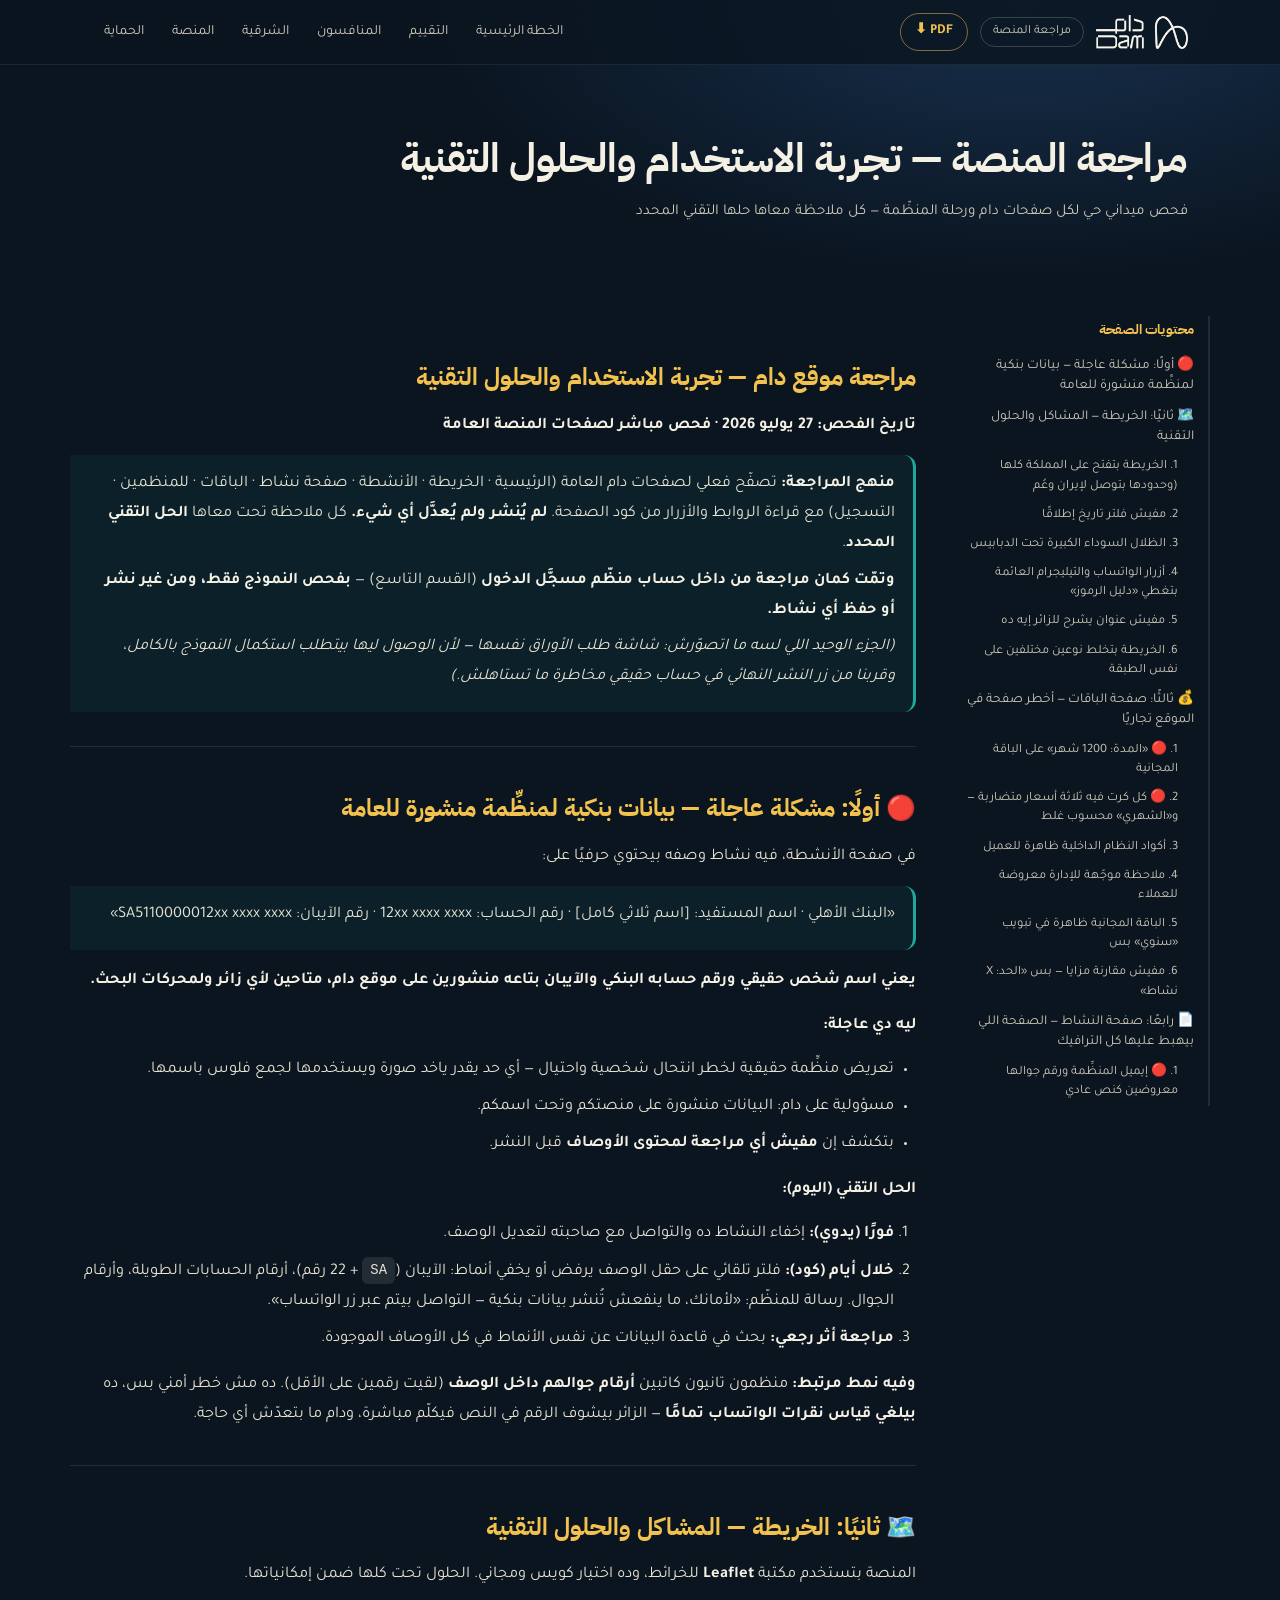
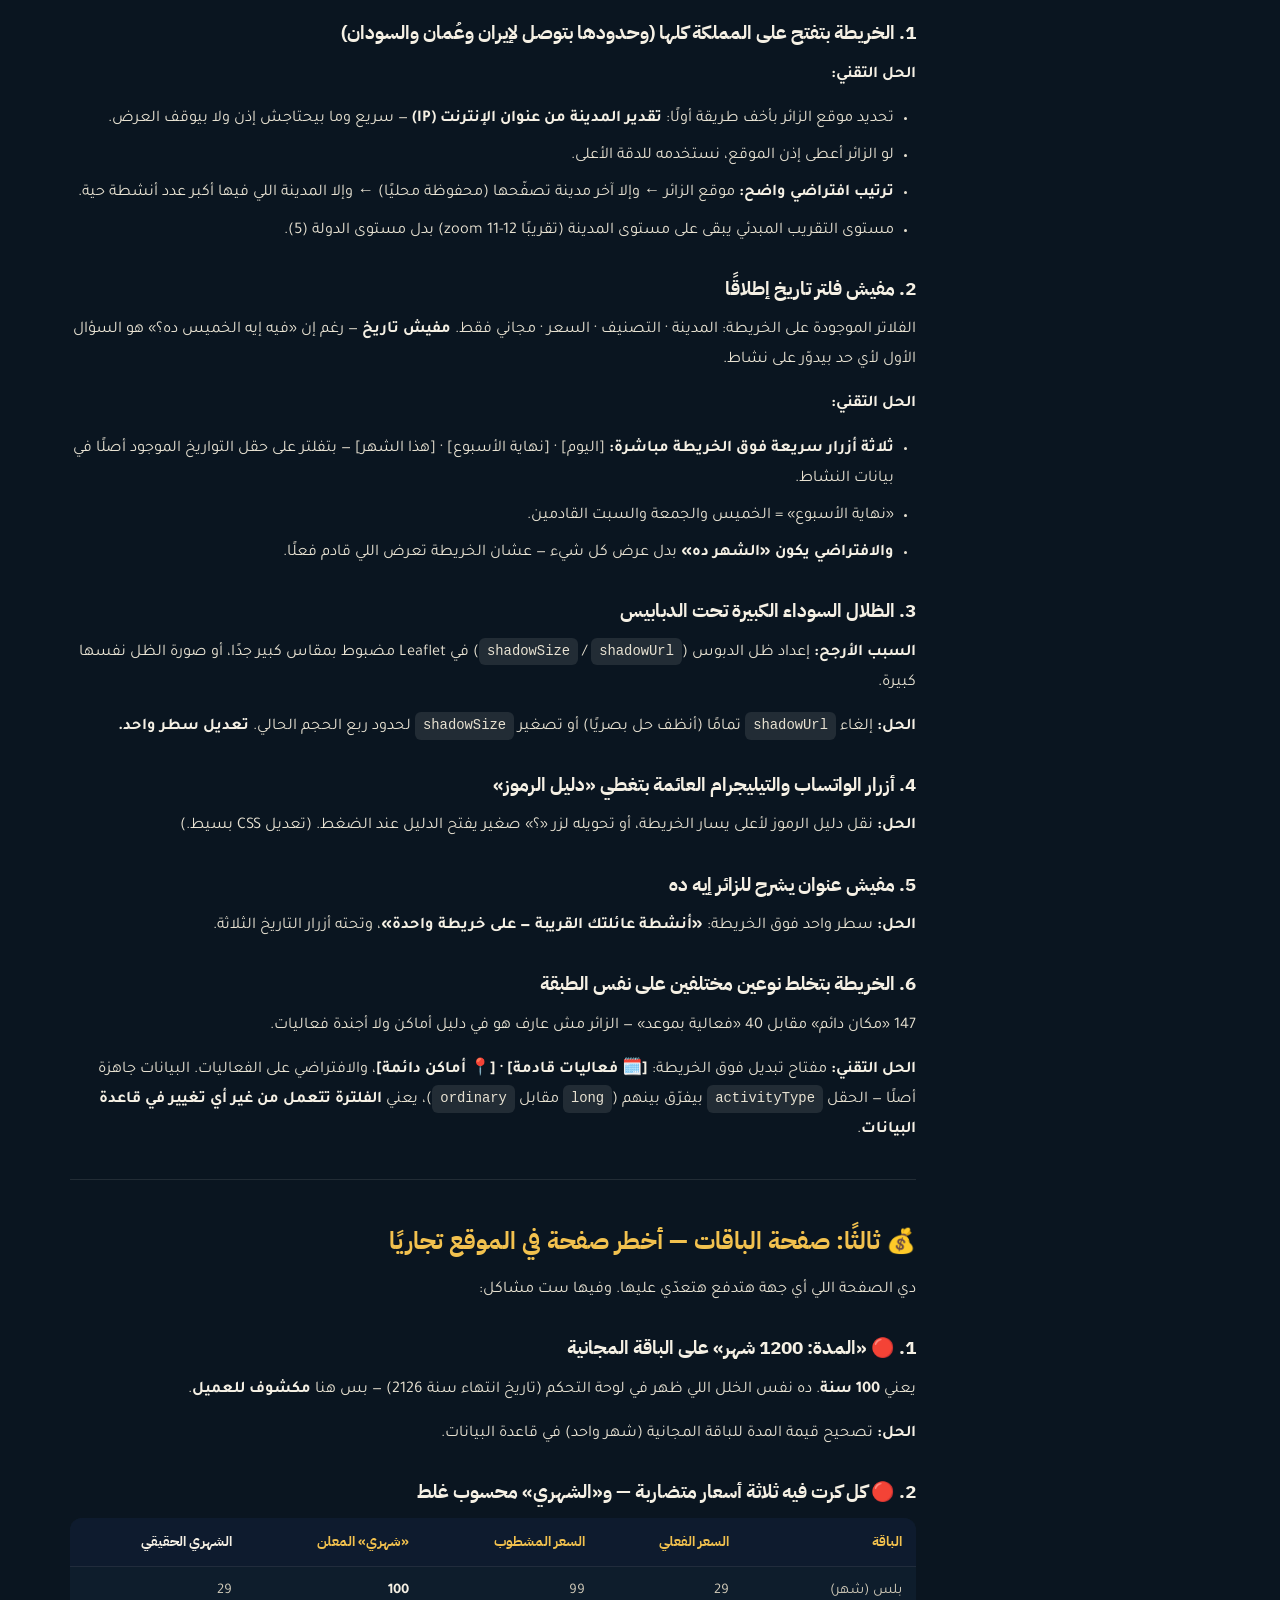
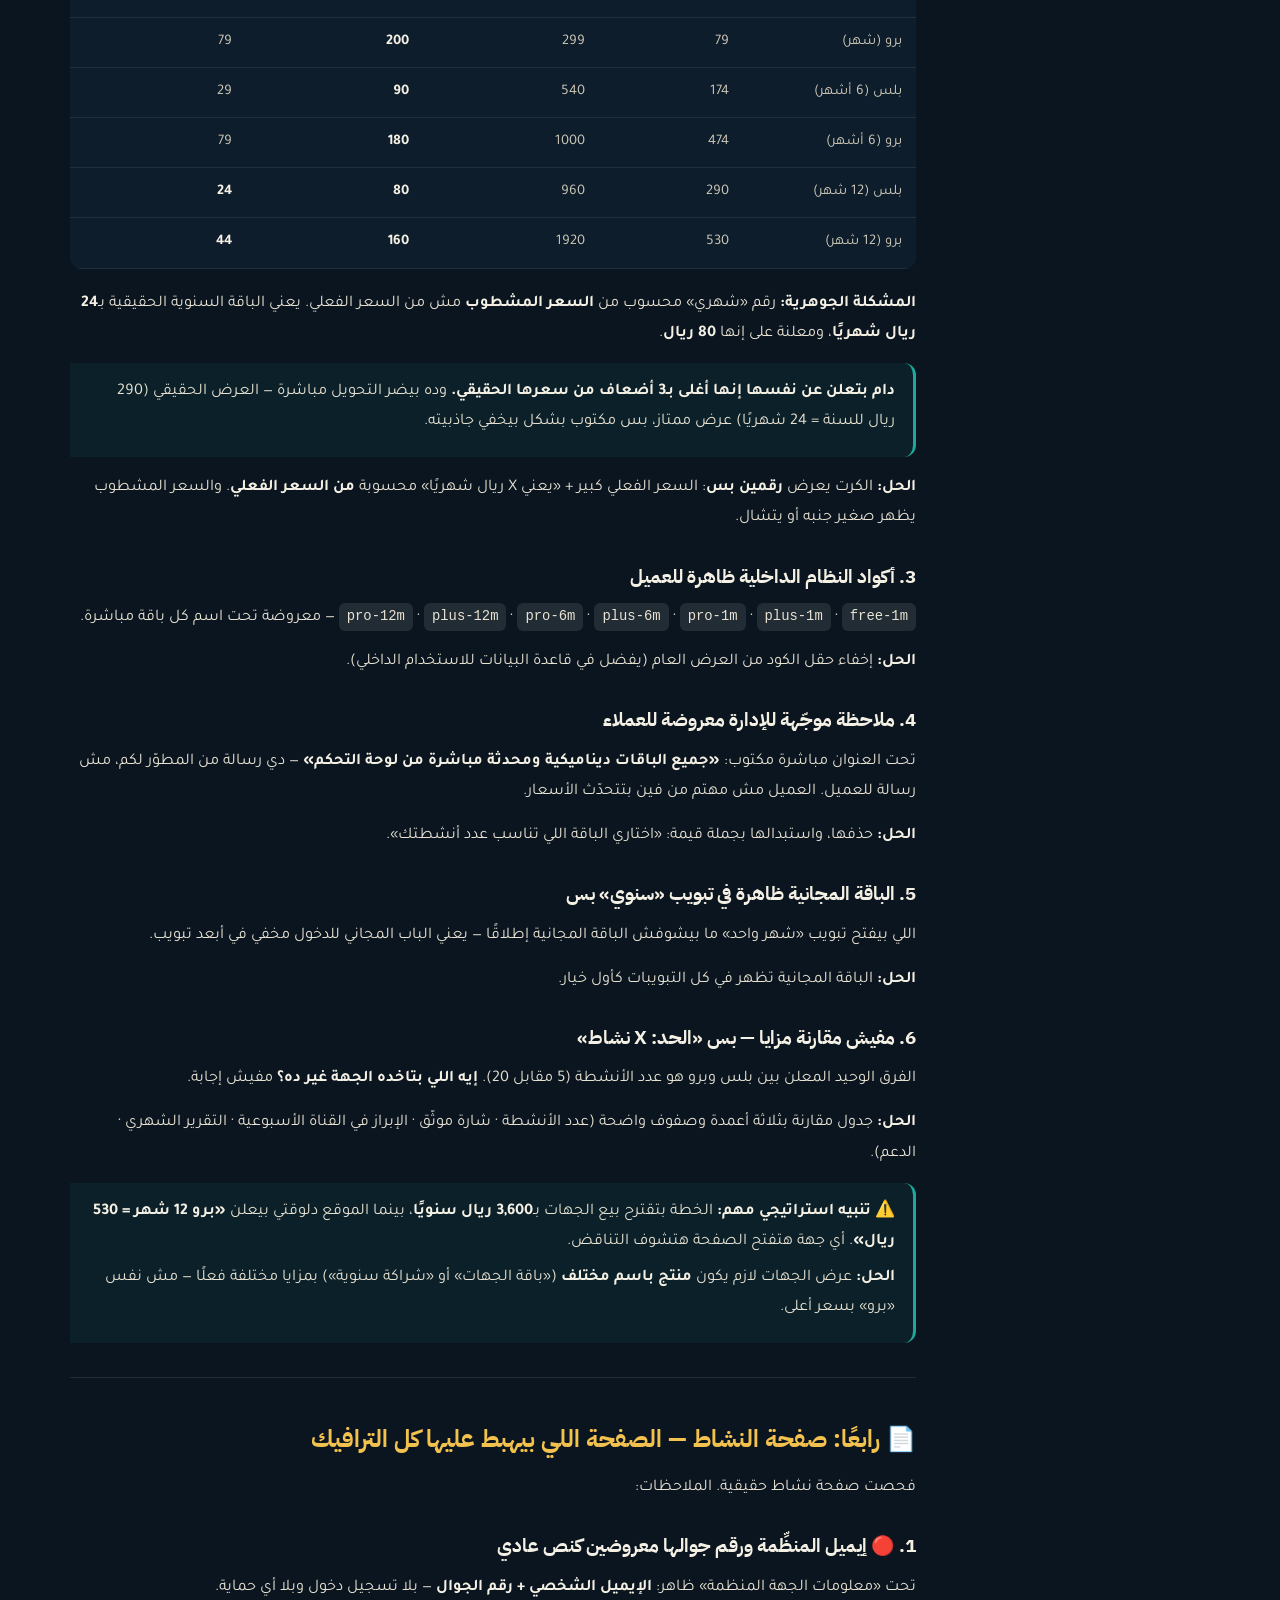
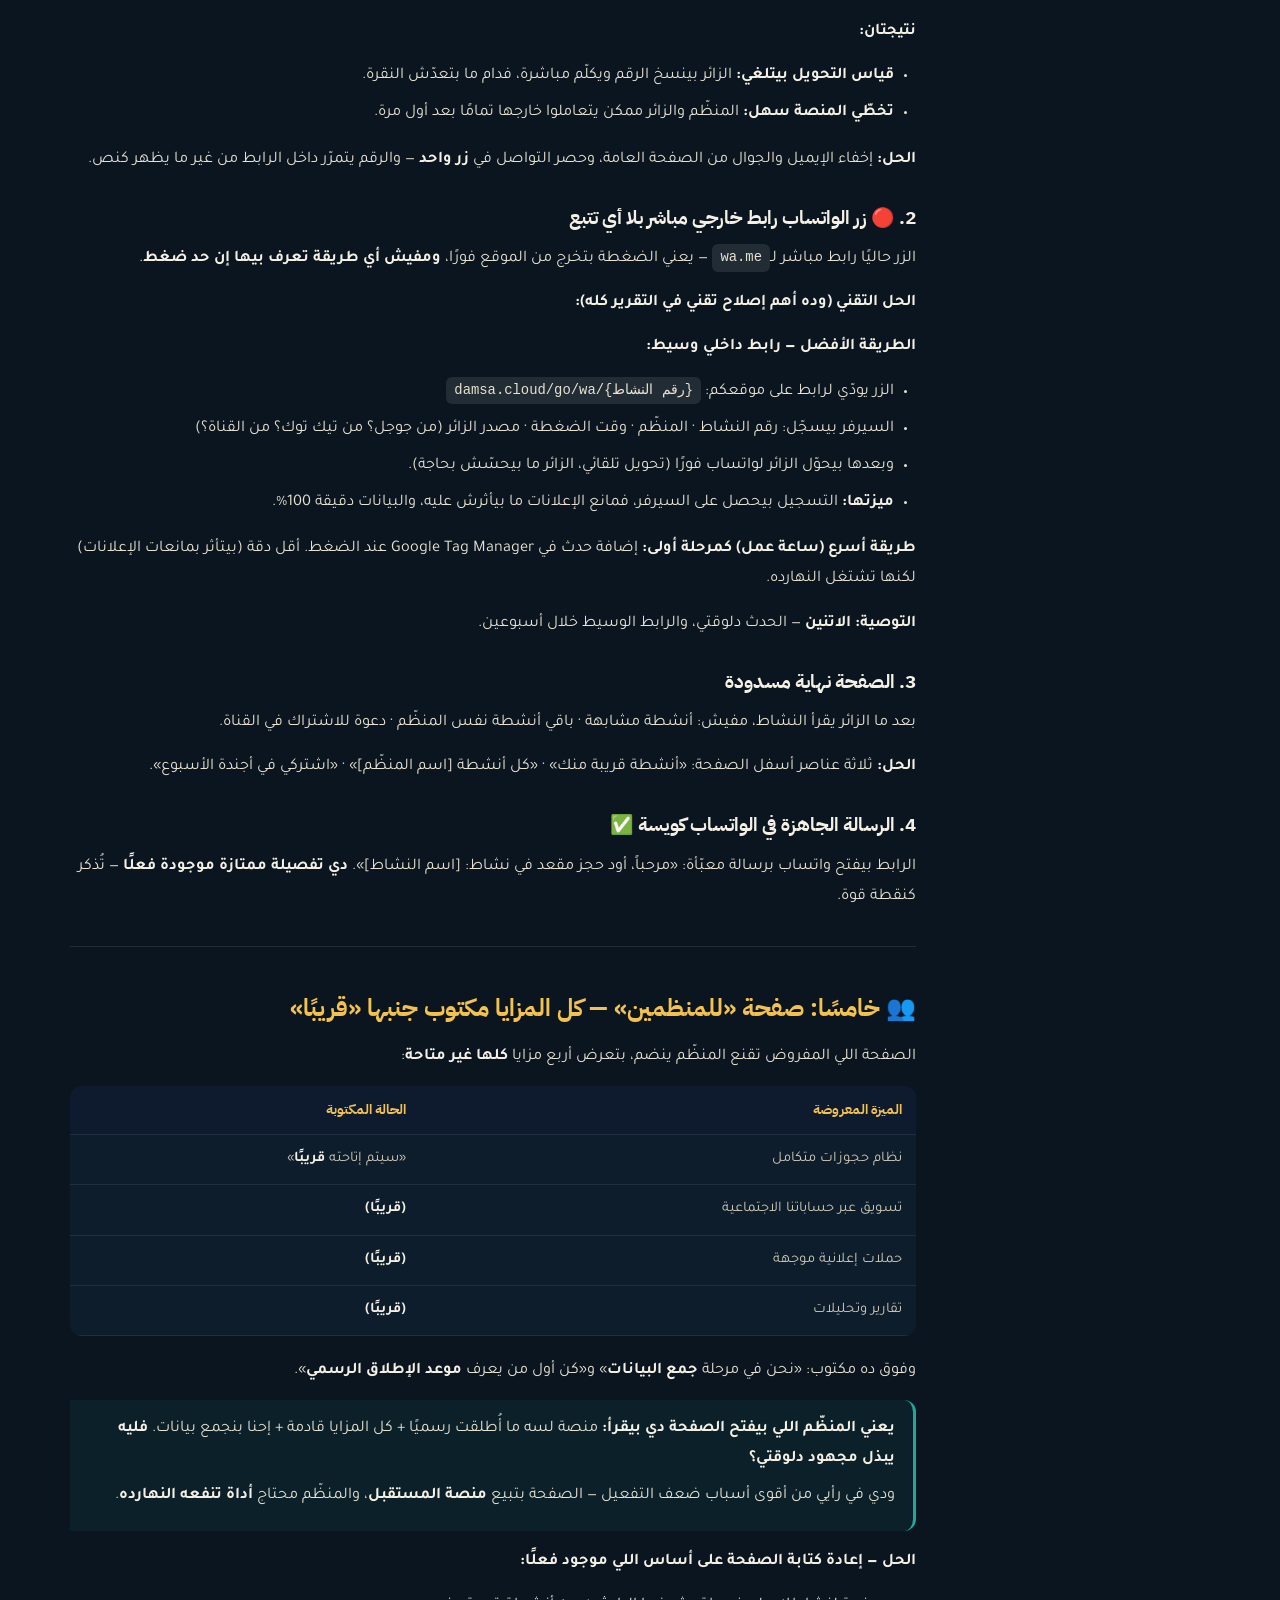
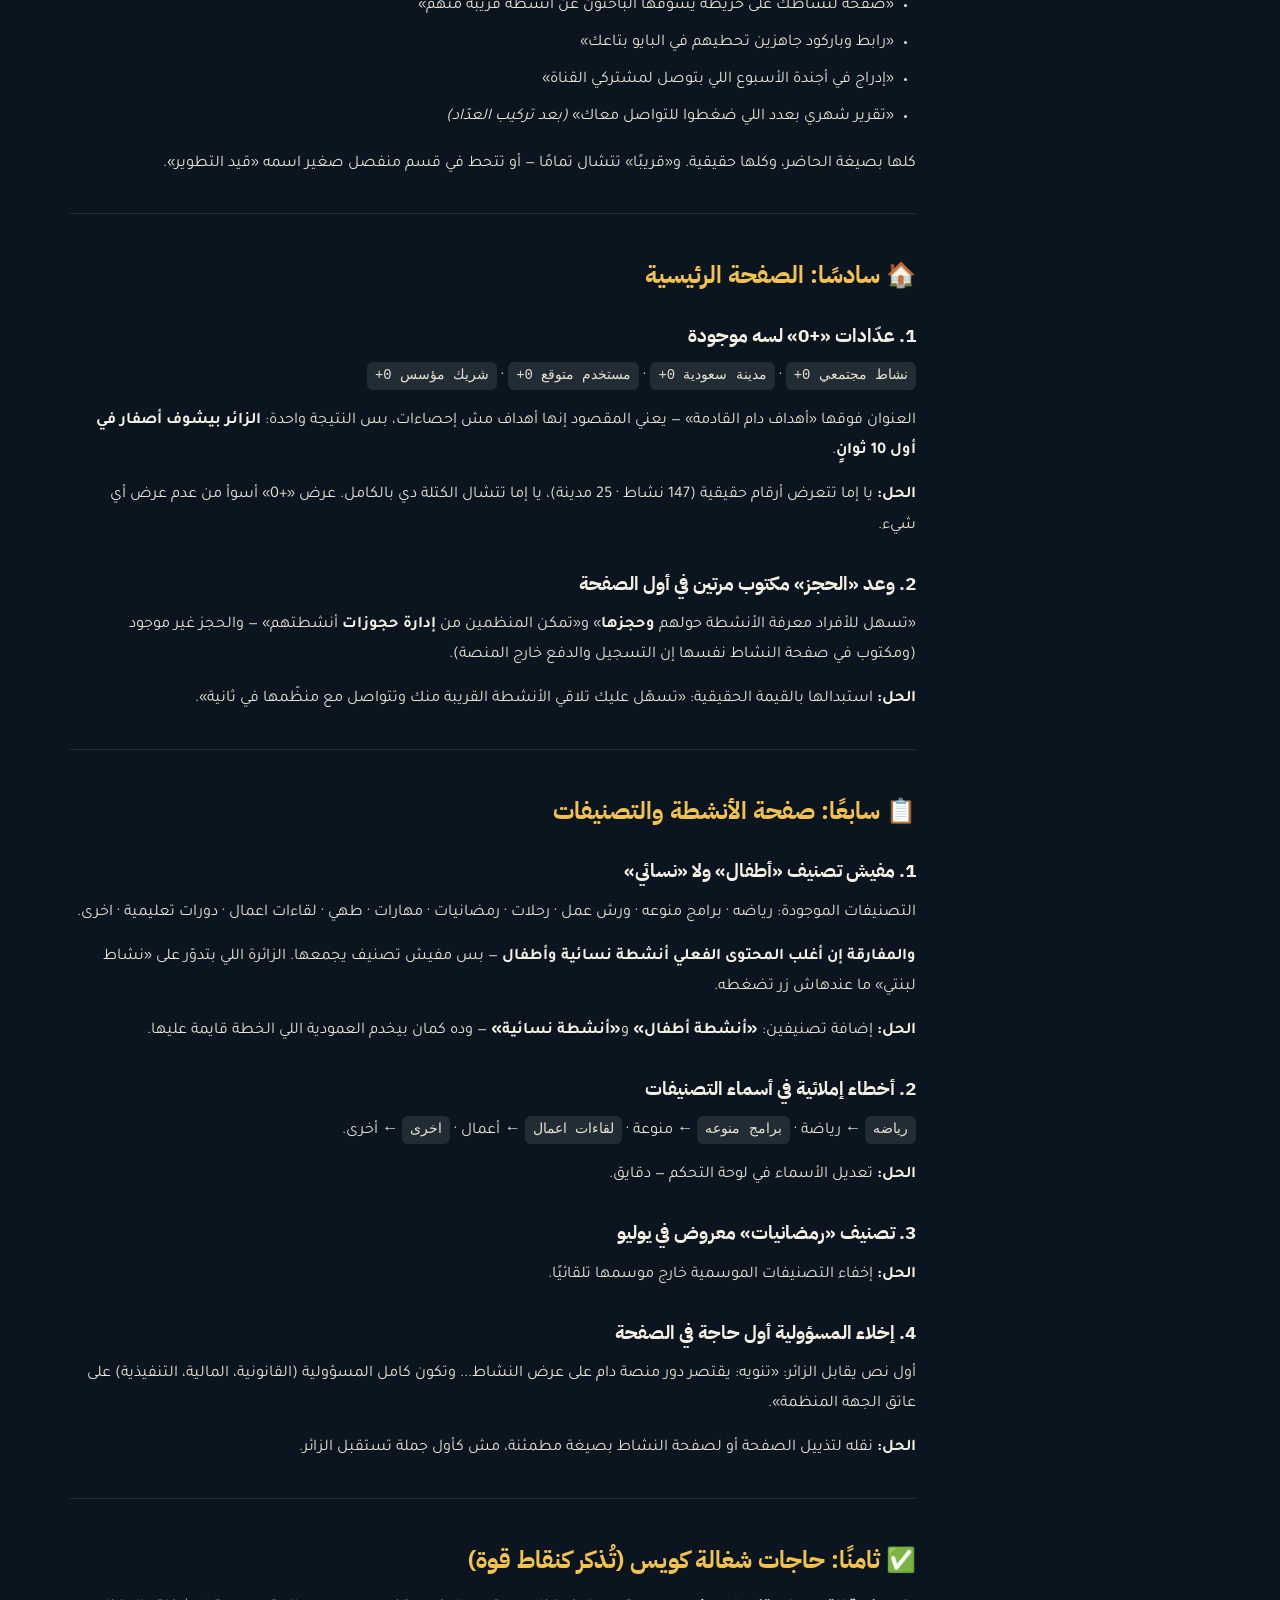
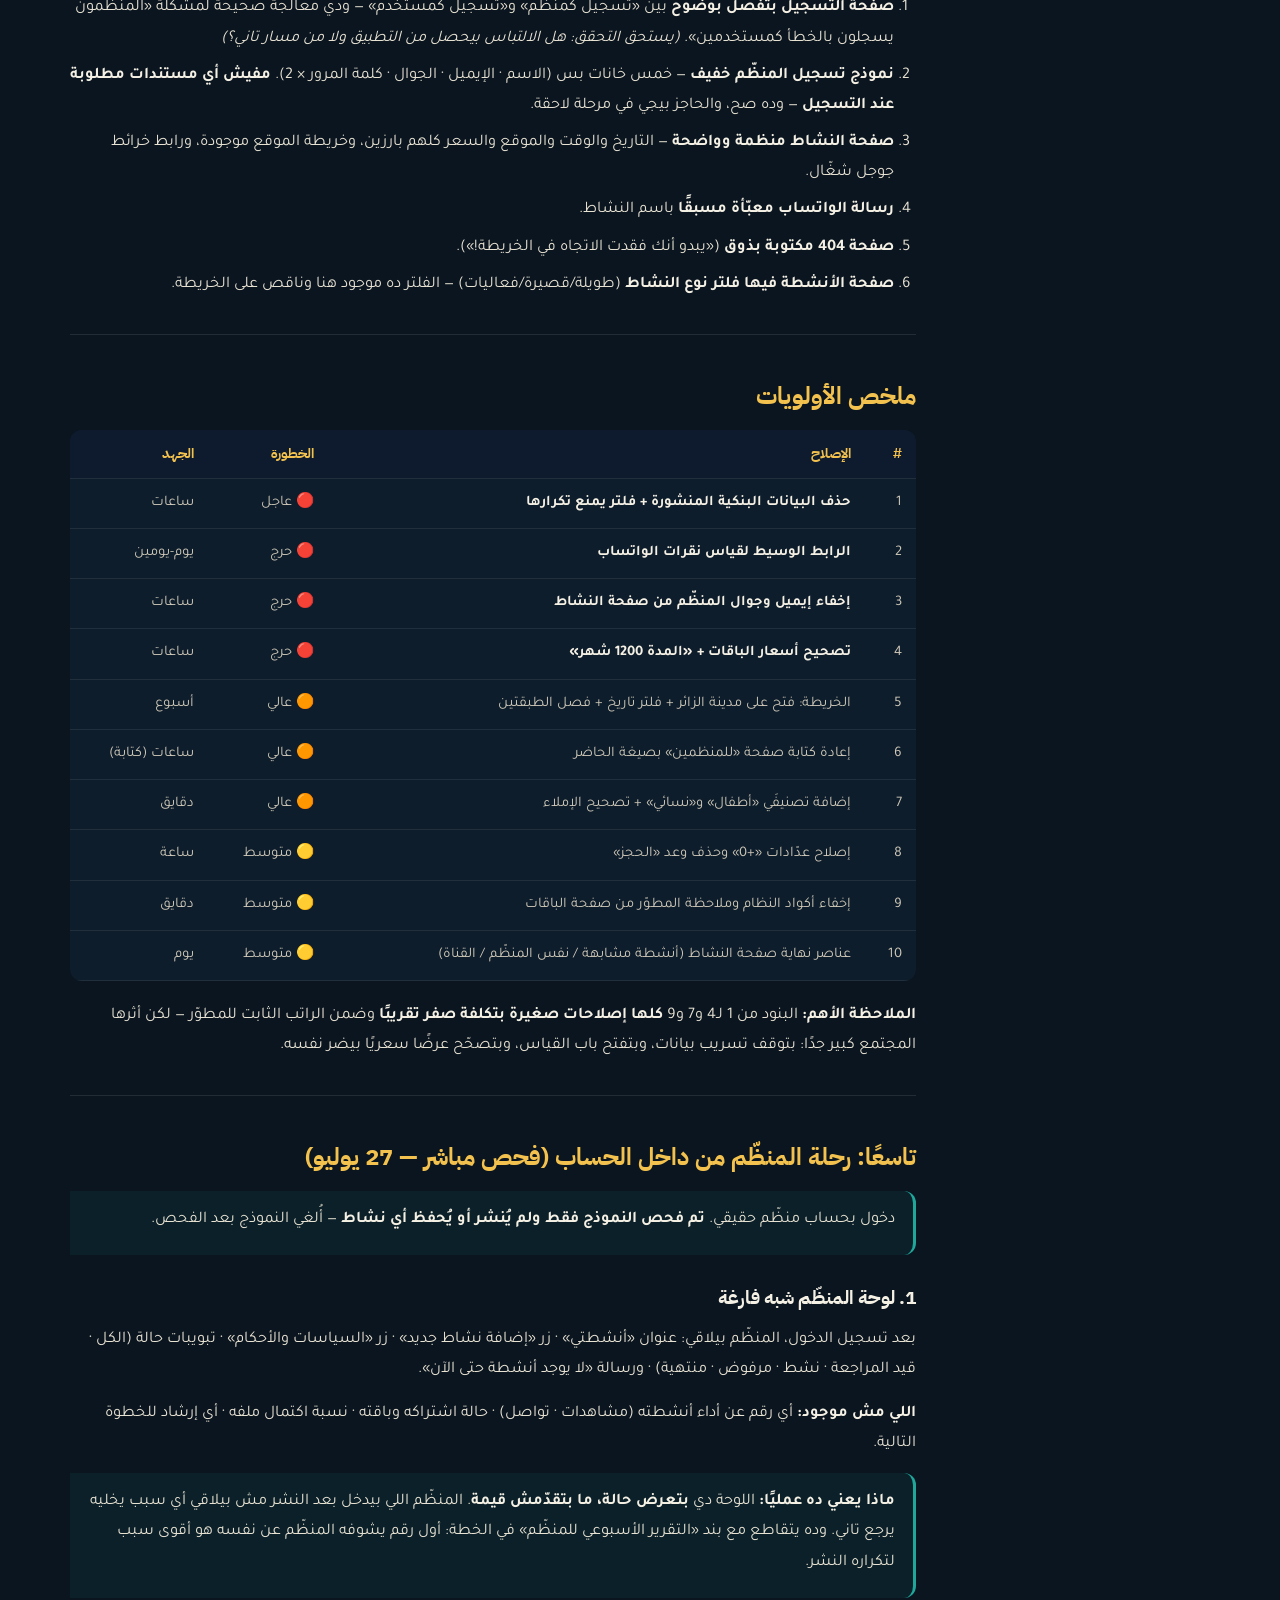
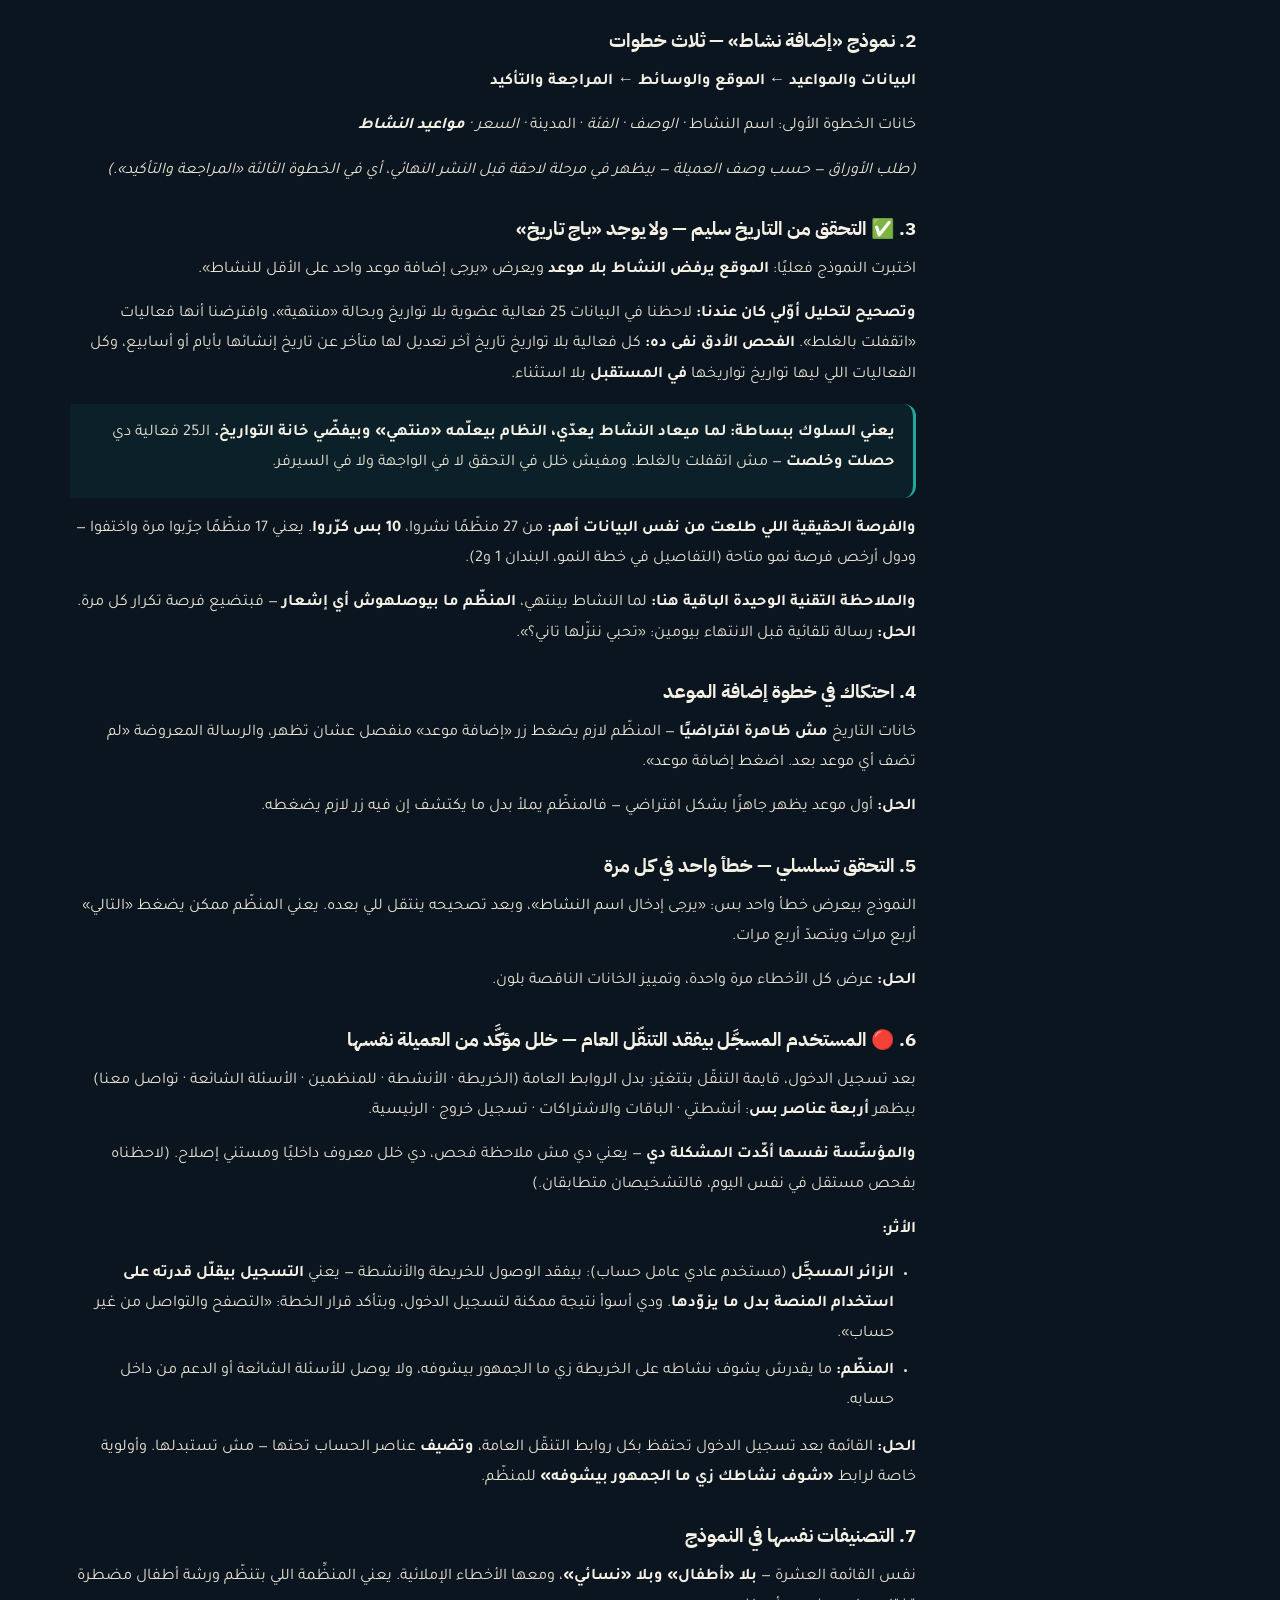
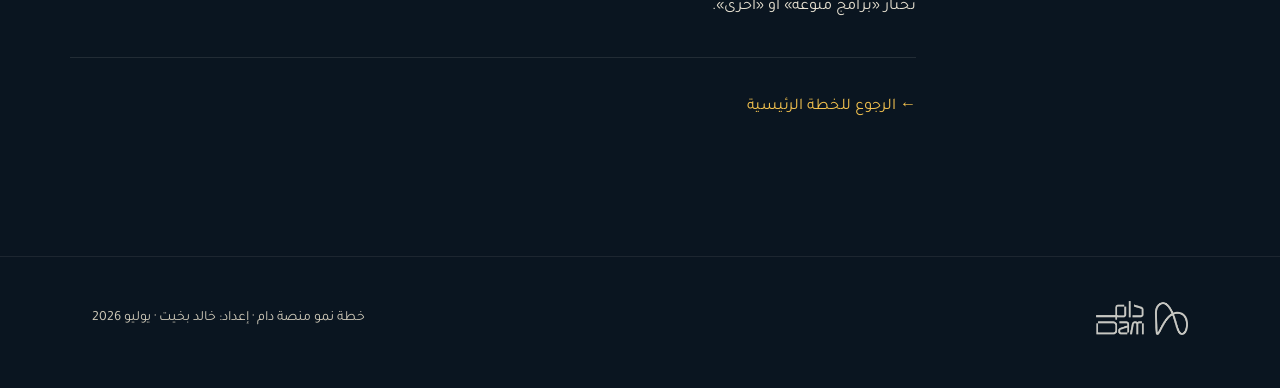
<file: pages/platform-review.html>
<!DOCTYPE html>
<html lang="ar" dir="rtl">
<head>
<meta charset="UTF-8">
<meta name="viewport" content="width=device-width, initial-scale=1.0">
<meta name="robots" content="noindex, nofollow">
<title>مراجعة المنصة — تجربة الاستخدام والحلول التقنية — خطة نمو دام</title>
<meta name="description" content="فحص ميداني كامل لموقع دام وتطبيقيها: كل ملاحظة ومعها حلّها التقني وأولوية تنفيذها.">
<meta name="theme-color" content="#12202f">
<meta property="og:type" content="website">
<meta property="og:site_name" content="خطة نمو دام">
<meta property="og:locale" content="ar_AR">
<meta property="og:title" content="مراجعة المنصة والتطبيقات — بالحلول التقنية">
<meta property="og:description" content="فحص ميداني كامل لموقع دام وتطبيقيها: كل ملاحظة ومعها حلّها التقني وأولوية تنفيذها.">
<meta property="og:url" content="https://kbakhit1.github.io/dam-growth-plan/pages/platform-review.html">
<meta property="og:image" content="https://kbakhit1.github.io/dam-growth-plan/assets/img/og-image.png">
<meta property="og:image:secure_url" content="https://kbakhit1.github.io/dam-growth-plan/assets/img/og-image.png">
<meta property="og:image:type" content="image/png">
<meta property="og:image:width" content="1200">
<meta property="og:image:height" content="630">
<meta property="og:image:alt" content="خطة نمو منصة دام — 90 يومًا">
<meta name="twitter:card" content="summary_large_image">
<meta name="twitter:title" content="مراجعة المنصة والتطبيقات — بالحلول التقنية">
<meta name="twitter:description" content="فحص ميداني كامل لموقع دام وتطبيقيها: كل ملاحظة ومعها حلّها التقني وأولوية تنفيذها.">
<meta name="twitter:image" content="https://kbakhit1.github.io/dam-growth-plan/assets/img/og-image.png">
<link rel="icon" type="image/png" href="../assets/img/logo.png">
<link rel="stylesheet" href="../assets/css/main.css">
</head>
<body class="doc">
<div id="progress"></div>
<header class="site-header">
  <div class="container">
    <div class="brand"><a href="../index.html"><img src="../assets/img/logo.png" alt="دام"></a><span class="tag">مراجعة المنصة</span><a class="pdf-btn" href="../pdf/platform-review.pdf" download>PDF ⬇</a></div>
    <nav class="top-nav">
      <a href="../index.html">الخطة الرئيسية</a>
      <a href="report.html">التقييم</a>
      <a href="competitors.html">المنافسون</a>
      <a href="eastern.html">الشرقية</a>
      <a href="platform-review.html">المنصة</a>
      <a href="protection.html">الحماية</a>
    </nav>
  </div>
</header>
<div class="doc-hero"><div class="container">
  <h1>مراجعة المنصة — تجربة الاستخدام والحلول التقنية</h1>
  <p class="meta">فحص ميداني حي لكل صفحات دام ورحلة المنظّمة — كل ملاحظة معاها حلها التقني المحدد</p>
</div></div>
<div class="container doc-layout">
  <nav class="doc-toc"><strong style="display:block;margin-bottom:8px;color:var(--gold);font-family:var(--f-head);font-size:.9rem">محتويات الصفحة</strong>
    <a href="#🔴-أولًا-مشكلة-عاجلة-بيانات-بنكية-لمنظِّمة-منشورة-للعامة" class="">🔴 أولًا: مشكلة عاجلة — بيانات بنكية لمنظِّمة منشورة للعامة</a>
    <a href="#🗺️-ثانيًا-الخريطة-المشاكل-والحلول-التقنية" class="">🗺️ ثانيًا: الخريطة — المشاكل والحلول التقنية</a>
    <a href="#1-الخريطة-بتفتح-على-المملكة-كلها-وحدودها-بتوصل-لإيران-وعُمان-والسودان" class="lvl3">1. الخريطة بتفتح على المملكة كلها (وحدودها بتوصل لإيران وعُم</a>
    <a href="#2-مفيش-فلتر-تاريخ-إطلاقًا" class="lvl3">2. مفيش فلتر تاريخ إطلاقًا</a>
    <a href="#3-الظلال-السوداء-الكبيرة-تحت-الدبابيس" class="lvl3">3. الظلال السوداء الكبيرة تحت الدبابيس</a>
    <a href="#4-أزرار-الواتساب-والتيليجرام-العائمة-بتغطي-دليل-الرموز" class="lvl3">4. أزرار الواتساب والتيليجرام العائمة بتغطي «دليل الرموز»</a>
    <a href="#5-مفيش-عنوان-يشرح-للزائر-إيه-ده" class="lvl3">5. مفيش عنوان يشرح للزائر إيه ده</a>
    <a href="#6-الخريطة-بتخلط-نوعين-مختلفين-على-نفس-الطبقة" class="lvl3">6. الخريطة بتخلط نوعين مختلفين على نفس الطبقة</a>
    <a href="#💰-ثالثًا-صفحة-الباقات-أخطر-صفحة-في-الموقع-تجاريًا" class="">💰 ثالثًا: صفحة الباقات — أخطر صفحة في الموقع تجاريًا</a>
    <a href="#1-🔴-المدة-1200-شهر-على-الباقة-المجانية" class="lvl3">1. 🔴 «المدة: 1200 شهر» على الباقة المجانية</a>
    <a href="#2-🔴-كل-كرت-فيه-ثلاثة-أسعار-متضاربة-و-الشهري-محسوب-غلط" class="lvl3">2. 🔴 كل كرت فيه ثلاثة أسعار متضاربة — و«الشهري» محسوب غلط</a>
    <a href="#3-أكواد-النظام-الداخلية-ظاهرة-للعميل" class="lvl3">3. أكواد النظام الداخلية ظاهرة للعميل</a>
    <a href="#4-ملاحظة-موجّهة-للإدارة-معروضة-للعملاء" class="lvl3">4. ملاحظة موجّهة للإدارة معروضة للعملاء</a>
    <a href="#5-الباقة-المجانية-ظاهرة-في-تبويب-سنوي-بس" class="lvl3">5. الباقة المجانية ظاهرة في تبويب «سنوي» بس</a>
    <a href="#6-مفيش-مقارنة-مزايا-بس-الحد-X-نشاط" class="lvl3">6. مفيش مقارنة مزايا — بس «الحد: X نشاط»</a>
    <a href="#📄-رابعًا-صفحة-النشاط-الصفحة-اللي-بيهبط-عليها-كل-الترافيك" class="">📄 رابعًا: صفحة النشاط — الصفحة اللي بيهبط عليها كل الترافيك</a>
    <a href="#1-🔴-إيميل-المنظِّمة-ورقم-جوالها-معروضين-كنص-عادي" class="lvl3">1. 🔴 إيميل المنظِّمة ورقم جوالها معروضين كنص عادي</a>
    <a href="#2-🔴-زر-الواتساب-رابط-خارجي-مباشر-بلا-أي-تتبع" class="lvl3">2. 🔴 زر الواتساب رابط خارجي مباشر بلا أي تتبع</a>
    <a href="#3-الصفحة-نهاية-مسدودة" class="lvl3">3. الصفحة نهاية مسدودة</a>
    <a href="#4-الرسالة-الجاهزة-في-الواتساب-كويسة-✅" class="lvl3">4. الرسالة الجاهزة في الواتساب كويسة ✅</a>
    <a href="#👥-خامسًا-صفحة-للمنظمين-كل-المزايا-مكتوب-جنبها-قريبًا" class="">👥 خامسًا: صفحة «للمنظمين» — كل المزايا مكتوب جنبها «قريبًا»</a>
    <a href="#🏠-سادسًا-الصفحة-الرئيسية" class="">🏠 سادسًا: الصفحة الرئيسية</a>
    <a href="#1-عدّادات-+0-لسه-موجودة" class="lvl3">1. عدّادات «+0» لسه موجودة</a>
    <a href="#2-وعد-الحجز-مكتوب-مرتين-في-أول-الصفحة" class="lvl3">2. وعد «الحجز» مكتوب مرتين في أول الصفحة</a>
    <a href="#📋-سابعًا-صفحة-الأنشطة-والتصنيفات" class="">📋 سابعًا: صفحة الأنشطة والتصنيفات</a>
    <a href="#1-مفيش-تصنيف-أطفال-ولا-نسائي" class="lvl3">1. مفيش تصنيف «أطفال» ولا «نسائي»</a>
    <a href="#2-أخطاء-إملائية-في-أسماء-التصنيفات" class="lvl3">2. أخطاء إملائية في أسماء التصنيفات</a>
    <a href="#3-تصنيف-رمضانيات-معروض-في-يوليو" class="lvl3">3. تصنيف «رمضانيات» معروض في يوليو</a>
    <a href="#4-إخلاء-المسؤولية-أول-حاجة-في-الصفحة" class="lvl3">4. إخلاء المسؤولية أول حاجة في الصفحة</a>
    <a href="#✅-ثامنًا-حاجات-شغالة-كويس-تُذكر-كنقاط-قوة" class="">✅ ثامنًا: حاجات شغالة كويس (تُذكر كنقاط قوة)</a>
    <a href="#ملخص-الأولويات" class="">ملخص الأولويات</a>
    <a href="#تاسعًا-رحلة-المنظّم-من-داخل-الحساب-فحص-مباشر-27-يوليو" class="">تاسعًا: رحلة المنظّم من داخل الحساب (فحص مباشر — 27 يوليو)</a>
    <a href="#1-لوحة-المنظّم-شبه-فارغة" class="lvl3">1. لوحة المنظّم شبه فارغة</a>
    <a href="#2-نموذج-إضافة-نشاط-ثلاث-خطوات" class="lvl3">2. نموذج «إضافة نشاط» — ثلاث خطوات</a>
    <a href="#3-✅-التحقق-من-التاريخ-سليم-ولا-يوجد-باج-تاريخ" class="lvl3">3. ✅ التحقق من التاريخ سليم — ولا يوجد «باج تاريخ»</a>
    <a href="#4-احتكاك-في-خطوة-إضافة-الموعد" class="lvl3">4. احتكاك في خطوة إضافة الموعد</a>
    <a href="#5-التحقق-تسلسلي-خطأ-واحد-في-كل-مرة" class="lvl3">5. التحقق تسلسلي — خطأ واحد في كل مرة</a>
    <a href="#6-🔴-المستخدم-المسجَّل-بيفقد-التنقّل-العام-خلل-مؤكَّد-من-العميلة-نفسها" class="lvl3">6. 🔴 المستخدم المسجَّل بيفقد التنقّل العام — خلل مؤكَّد من ا</a>
    <a href="#7-التصنيفات-نفسها-في-النموذج" class="lvl3">7. التصنيفات نفسها في النموذج</a>
  </nav>
  <article class="doc-body">
<h2 id="مراجعة-موقع-دام-تجربة-الاستخدام-والحلول-التقنية">مراجعة موقع دام — تجربة الاستخدام والحلول التقنية</h2>
<p><strong>تاريخ الفحص: 27 يوليو 2026 · فحص مباشر لصفحات المنصة العامة</strong></p>
<blockquote>
<p><strong>منهج المراجعة:</strong> تصفّح فعلي لصفحات دام العامة (الرئيسية · الخريطة · الأنشطة · صفحة نشاط · الباقات · للمنظمين · التسجيل) مع قراءة الروابط والأزرار من كود الصفحة. <strong>لم يُنشر ولم يُعدَّل أي شيء.</strong> كل ملاحظة تحت معاها <strong>الحل التقني المحدد</strong>.</p>
<p></p>
<p><strong>وتمّت كمان مراجعة من داخل حساب منظّم مسجَّل الدخول</strong> (القسم التاسع) — <strong>بفحص النموذج فقط، ومن غير نشر أو حفظ أي نشاط.</strong></p>
<p></p>
<p><em>(الجزء الوحيد اللي لسه ما اتصوّرش: شاشة طلب الأوراق نفسها — لأن الوصول ليها بيتطلب استكمال النموذج بالكامل، وقربنا من زر النشر النهائي في حساب حقيقي مخاطرة ما تستاهلش.)</em></p>
</blockquote>
<hr>
<h2 id="🔴-أولًا-مشكلة-عاجلة-بيانات-بنكية-لمنظِّمة-منشورة-للعامة">🔴 أولًا: مشكلة عاجلة — بيانات بنكية لمنظِّمة منشورة للعامة</h2>
<p>في صفحة الأنشطة، فيه نشاط وصفه بيحتوي حرفيًا على:</p>
<blockquote>
<p>«البنك الأهلي · اسم المستفيد: [اسم ثلاثي كامل] · رقم الحساب: 12xx xxxx xxxx · رقم الآيبان: SA5110000012xx xxxx xxxx»</p>
</blockquote>
<p><strong>يعني اسم شخص حقيقي ورقم حسابه البنكي والآيبان بتاعه منشورين على موقع دام، متاحين لأي زائر ولمحركات البحث.</strong></p>
<p><strong>ليه دي عاجلة:</strong></p>
<ul>
<li>تعريض منظِّمة حقيقية لخطر انتحال شخصية واحتيال — أي حد يقدر ياخد صورة ويستخدمها لجمع فلوس باسمها.</li>
<li>مسؤولية على دام: البيانات منشورة على منصتكم وتحت اسمكم.</li>
<li>بتكشف إن <strong>مفيش أي مراجعة لمحتوى الأوصاف</strong> قبل النشر.</li>
</ul>
<p><strong>الحل التقني (اليوم):</strong></p>
<ol>
<li><strong>فورًا (يدوي):</strong> إخفاء النشاط ده والتواصل مع صاحبته لتعديل الوصف.</li>
<li><strong>خلال أيام (كود):</strong> فلتر تلقائي على حقل الوصف يرفض أو يخفي أنماط: الآيبان (<code>SA</code> + 22 رقم)، أرقام الحسابات الطويلة، وأرقام الجوال. رسالة للمنظّم: «لأمانك، ما ينفعش تُنشر بيانات بنكية — التواصل بيتم عبر زر الواتساب».</li>
<li><strong>مراجعة أثر رجعي:</strong> بحث في قاعدة البيانات عن نفس الأنماط في كل الأوصاف الموجودة.</li>
</ol>
<p><strong>وفيه نمط مرتبط:</strong> منظمون تانيون كاتبين <strong>أرقام جوالهم داخل الوصف</strong> (لقيت رقمين على الأقل). ده مش خطر أمني بس، ده <strong>بيلغي قياس نقرات الواتساب تمامًا</strong> — الزائر بيشوف الرقم في النص فيكلّم مباشرة، ودام ما بتعدّش أي حاجة.</p>
<hr>
<h2 id="🗺️-ثانيًا-الخريطة-المشاكل-والحلول-التقنية">🗺️ ثانيًا: الخريطة — المشاكل والحلول التقنية</h2>
<p>المنصة بتستخدم مكتبة <strong>Leaflet</strong> للخرائط، وده اختيار كويس ومجاني. الحلول تحت كلها ضمن إمكانياتها.</p>
<h3 id="1-الخريطة-بتفتح-على-المملكة-كلها-وحدودها-بتوصل-لإيران-وعُمان-والسودان">1. الخريطة بتفتح على المملكة كلها (وحدودها بتوصل لإيران وعُمان والسودان)</h3>
<p><strong>الحل التقني:</strong></p>
<ul>
<li>تحديد موقع الزائر بأخف طريقة أولًا: <strong>تقدير المدينة من عنوان الإنترنت (IP)</strong> — سريع وما بيحتاجش إذن ولا بيوقف العرض.</li>
<li>لو الزائر أعطى إذن الموقع، نستخدمه للدقة الأعلى.</li>
<li><strong>ترتيب افتراضي واضح:</strong> موقع الزائر ← وإلا آخر مدينة تصفّحها (محفوظة محليًا) ← وإلا المدينة اللي فيها أكبر عدد أنشطة حية.</li>
<li>مستوى التقريب المبدئي يبقى على مستوى المدينة (تقريبًا zoom 11-12) بدل مستوى الدولة (5).</li>
</ul>
<h3 id="2-مفيش-فلتر-تاريخ-إطلاقًا">2. مفيش فلتر تاريخ إطلاقًا</h3>
<p>الفلاتر الموجودة على الخريطة: المدينة · التصنيف · السعر · مجاني فقط. <strong>مفيش تاريخ</strong> — رغم إن «فيه إيه الخميس ده؟» هو السؤال الأول لأي حد بيدوّر على نشاط.</p>
<p><strong>الحل التقني:</strong></p>
<ul>
<li><strong>ثلاثة أزرار سريعة فوق الخريطة مباشرة:</strong> [اليوم] · [نهاية الأسبوع] · [هذا الشهر] — بتفلتر على حقل التواريخ الموجود أصلًا في بيانات النشاط.</li>
<li>«نهاية الأسبوع» = الخميس والجمعة والسبت القادمين.</li>
<li><strong>والافتراضي يكون «الشهر ده»</strong> بدل عرض كل شيء — عشان الخريطة تعرض اللي قادم فعلًا.</li>
</ul>
<h3 id="3-الظلال-السوداء-الكبيرة-تحت-الدبابيس">3. الظلال السوداء الكبيرة تحت الدبابيس</h3>
<p><strong>السبب الأرجح:</strong> إعداد ظل الدبوس (<code>shadowUrl</code> / <code>shadowSize</code>) في Leaflet مضبوط بمقاس كبير جدًا، أو صورة الظل نفسها كبيرة.</p>
<p><strong>الحل:</strong> إلغاء <code>shadowUrl</code> تمامًا (أنظف حل بصريًا) أو تصغير <code>shadowSize</code> لحدود ربع الحجم الحالي. <strong>تعديل سطر واحد.</strong></p>
<h3 id="4-أزرار-الواتساب-والتيليجرام-العائمة-بتغطي-دليل-الرموز">4. أزرار الواتساب والتيليجرام العائمة بتغطي «دليل الرموز»</h3>
<p><strong>الحل:</strong> نقل دليل الرموز لأعلى يسار الخريطة، أو تحويله لزر «؟» صغير يفتح الدليل عند الضغط. (تعديل CSS بسيط.)</p>
<h3 id="5-مفيش-عنوان-يشرح-للزائر-إيه-ده">5. مفيش عنوان يشرح للزائر إيه ده</h3>
<p><strong>الحل:</strong> سطر واحد فوق الخريطة: <strong>«أنشطة عائلتك القريبة — على خريطة واحدة»</strong>، وتحته أزرار التاريخ الثلاثة.</p>
<h3 id="6-الخريطة-بتخلط-نوعين-مختلفين-على-نفس-الطبقة">6. الخريطة بتخلط نوعين مختلفين على نفس الطبقة</h3>
<p>147 «مكان دائم» مقابل 40 «فعالية بموعد» — الزائر مش عارف هو في دليل أماكن ولا أجندة فعاليات.</p>
<p><strong>الحل التقني:</strong> مفتاح تبديل فوق الخريطة: <strong>[🗓️ فعاليات قادمة] · [📍 أماكن دائمة]</strong>، والافتراضي على الفعاليات. البيانات جاهزة أصلًا — الحقل <code>activityType</code> بيفرّق بينهم (<code>long</code> مقابل <code>ordinary</code>)، يعني <strong>الفلترة تتعمل من غير أي تغيير في قاعدة البيانات</strong>.</p>
<hr>
<h2 id="💰-ثالثًا-صفحة-الباقات-أخطر-صفحة-في-الموقع-تجاريًا">💰 ثالثًا: صفحة الباقات — أخطر صفحة في الموقع تجاريًا</h2>
<p>دي الصفحة اللي أي جهة هتدفع هتعدّي عليها. وفيها ست مشاكل:</p>
<h3 id="1-🔴-المدة-1200-شهر-على-الباقة-المجانية">1. 🔴 «المدة: 1200 شهر» على الباقة المجانية</h3>
<p>يعني <strong>100 سنة</strong>. ده نفس الخلل اللي ظهر في لوحة التحكم (تاريخ انتهاء سنة 2126) — بس هنا <strong>مكشوف للعميل</strong>.</p>
<p><strong>الحل:</strong> تصحيح قيمة المدة للباقة المجانية (شهر واحد) في قاعدة البيانات.</p>
<h3 id="2-🔴-كل-كرت-فيه-ثلاثة-أسعار-متضاربة-و-الشهري-محسوب-غلط">2. 🔴 كل كرت فيه ثلاثة أسعار متضاربة — و«الشهري» محسوب غلط</h3>
<div class="tbl"><table><thead><tr><th>الباقة</th><th>السعر الفعلي</th><th>السعر المشطوب</th><th>«شهري» المعلن</th><th><strong>الشهري الحقيقي</strong></th></tr></thead><tbody><tr><td>بلس (شهر)</td><td>29</td><td>99</td><td><strong>100</strong></td><td>29</td></tr><tr><td>برو (شهر)</td><td>79</td><td>299</td><td><strong>200</strong></td><td>79</td></tr><tr><td>بلس (6 أشهر)</td><td>174</td><td>540</td><td><strong>90</strong></td><td>29</td></tr><tr><td>برو (6 أشهر)</td><td>474</td><td>1000</td><td><strong>180</strong></td><td>79</td></tr><tr><td>بلس (12 شهر)</td><td>290</td><td>960</td><td><strong>80</strong></td><td><strong>24</strong></td></tr><tr><td>برو (12 شهر)</td><td>530</td><td>1920</td><td><strong>160</strong></td><td><strong>44</strong></td></tr></tbody></table></div>
<p><strong>المشكلة الجوهرية:</strong> رقم «شهري» محسوب من <strong>السعر المشطوب</strong> مش من السعر الفعلي. يعني الباقة السنوية الحقيقية بـ<strong>24 ريال شهريًا</strong>، ومعلنة على إنها <strong>80 ريال</strong>.</p>
<blockquote>
<p><strong>دام بتعلن عن نفسها إنها أغلى بـ3 أضعاف من سعرها الحقيقي.</strong> وده بيضر التحويل مباشرة — العرض الحقيقي (290 ريال للسنة = 24 شهريًا) عرض ممتاز، بس مكتوب بشكل بيخفي جاذبيته.</p>
</blockquote>
<p><strong>الحل:</strong> الكرت يعرض <strong>رقمين بس</strong>: السعر الفعلي كبير + «يعني X ريال شهريًا» محسوبة <strong>من السعر الفعلي</strong>. والسعر المشطوب يظهر صغير جنبه أو يتشال.</p>
<h3 id="3-أكواد-النظام-الداخلية-ظاهرة-للعميل">3. أكواد النظام الداخلية ظاهرة للعميل</h3>
<p><code>free-1m</code> · <code>plus-1m</code> · <code>pro-1m</code> · <code>plus-6m</code> · <code>pro-6m</code> · <code>plus-12m</code> · <code>pro-12m</code> — معروضة تحت اسم كل باقة مباشرة.</p>
<p><strong>الحل:</strong> إخفاء حقل الكود من العرض العام (يفضل في قاعدة البيانات للاستخدام الداخلي).</p>
<h3 id="4-ملاحظة-موجّهة-للإدارة-معروضة-للعملاء">4. ملاحظة موجّهة للإدارة معروضة للعملاء</h3>
<p>تحت العنوان مباشرة مكتوب: <strong>«جميع الباقات ديناميكية ومحدثة مباشرة من لوحة التحكم»</strong> — دي رسالة من المطوّر لكم، مش رسالة للعميل. العميل مش مهتم من فين بتتحدّث الأسعار.</p>
<p><strong>الحل:</strong> حذفها، واستبدالها بجملة قيمة: «اختاري الباقة اللي تناسب عدد أنشطتك».</p>
<h3 id="5-الباقة-المجانية-ظاهرة-في-تبويب-سنوي-بس">5. الباقة المجانية ظاهرة في تبويب «سنوي» بس</h3>
<p>اللي بيفتح تبويب «شهر واحد» ما بيشوفش الباقة المجانية إطلاقًا — يعني الباب المجاني للدخول مخفي في أبعد تبويب.</p>
<p><strong>الحل:</strong> الباقة المجانية تظهر في كل التبويبات كأول خيار.</p>
<h3 id="6-مفيش-مقارنة-مزايا-بس-الحد-X-نشاط">6. مفيش مقارنة مزايا — بس «الحد: X نشاط»</h3>
<p>الفرق الوحيد المعلن بين بلس وبرو هو عدد الأنشطة (5 مقابل 20). <strong>إيه اللي بتاخده الجهة غير ده؟</strong> مفيش إجابة.</p>
<p><strong>الحل:</strong> جدول مقارنة بثلاثة أعمدة وصفوف واضحة (عدد الأنشطة · شارة موثّق · الإبراز في القناة الأسبوعية · التقرير الشهري · الدعم).</p>
<blockquote>
<p><strong>⚠️ تنبيه استراتيجي مهم:</strong> الخطة بتقترح بيع الجهات بـ<strong>3,600 ريال سنويًا</strong>، بينما الموقع دلوقتي بيعلن <strong>«برو 12 شهر = 530 ريال»</strong>. أي جهة هتفتح الصفحة هتشوف التناقض.</p>
<p><strong>الحل:</strong> عرض الجهات لازم يكون <strong>منتج باسم مختلف</strong> («باقة الجهات» أو «شراكة سنوية») بمزايا مختلفة فعلًا — مش نفس «برو» بسعر أعلى.</p>
</blockquote>
<hr>
<h2 id="📄-رابعًا-صفحة-النشاط-الصفحة-اللي-بيهبط-عليها-كل-الترافيك">📄 رابعًا: صفحة النشاط — الصفحة اللي بيهبط عليها كل الترافيك</h2>
<p>فحصت صفحة نشاط حقيقية. الملاحظات:</p>
<h3 id="1-🔴-إيميل-المنظِّمة-ورقم-جوالها-معروضين-كنص-عادي">1. 🔴 إيميل المنظِّمة ورقم جوالها معروضين كنص عادي</h3>
<p>تحت «معلومات الجهة المنظمة» ظاهر: <strong>الإيميل الشخصي + رقم الجوال</strong> — بلا تسجيل دخول وبلا أي حماية.</p>
<p><strong>نتيجتان:</strong></p>
<ul>
<li><strong>قياس التحويل بيتلغي:</strong> الزائر بينسخ الرقم ويكلّم مباشرة، فدام ما بتعدّش النقرة.</li>
<li><strong>تخطّي المنصة سهل:</strong> المنظّم والزائر ممكن يتعاملوا خارجها تمامًا بعد أول مرة.</li>
</ul>
<p><strong>الحل:</strong> إخفاء الإيميل والجوال من الصفحة العامة، وحصر التواصل في <strong>زر واحد</strong> — والرقم يتمرّر داخل الرابط من غير ما يظهر كنص.</p>
<h3 id="2-🔴-زر-الواتساب-رابط-خارجي-مباشر-بلا-أي-تتبع">2. 🔴 زر الواتساب رابط خارجي مباشر بلا أي تتبع</h3>
<p>الزر حاليًا رابط مباشر لـ<code>wa.me</code> — يعني الضغطة بتخرج من الموقع فورًا، <strong>ومفيش أي طريقة تعرف بيها إن حد ضغط</strong>.</p>
<p><strong>الحل التقني (وده أهم إصلاح تقني في التقرير كله):</strong></p>
<p><strong>الطريقة الأفضل — رابط داخلي وسيط:</strong></p>
<ul>
<li>الزر يودّي لرابط على موقعكم: <code>damsa.cloud/go/wa/{رقم النشاط}</code></li>
<li>السيرفر بيسجّل: رقم النشاط · المنظّم · وقت الضغطة · مصدر الزائر (من جوجل؟ من تيك توك؟ من القناة؟)</li>
<li>وبعدها بيحوّل الزائر لواتساب فورًا (تحويل تلقائي، الزائر ما بيحسّش بحاجة).</li>
<li><strong>ميزتها:</strong> التسجيل بيحصل على السيرفر، فمانع الإعلانات ما بيأثرش عليه، والبيانات دقيقة 100%.</li>
</ul>
<p><strong>طريقة أسرع (ساعة عمل) كمرحلة أولى:</strong> إضافة حدث في Google Tag Manager عند الضغط. أقل دقة (بيتأثر بمانعات الإعلانات) لكنها تشتغل النهارده.</p>
<p><strong>التوصية: الاتنين</strong> — الحدث دلوقتي، والرابط الوسيط خلال أسبوعين.</p>
<h3 id="3-الصفحة-نهاية-مسدودة">3. الصفحة نهاية مسدودة</h3>
<p>بعد ما الزائر يقرأ النشاط، مفيش: أنشطة مشابهة · باقي أنشطة نفس المنظّم · دعوة للاشتراك في القناة.</p>
<p><strong>الحل:</strong> ثلاثة عناصر أسفل الصفحة: «أنشطة قريبة منك» · «كل أنشطة [اسم المنظّم]» · «اشتركي في أجندة الأسبوع».</p>
<h3 id="4-الرسالة-الجاهزة-في-الواتساب-كويسة-✅">4. الرسالة الجاهزة في الواتساب كويسة ✅</h3>
<p>الرابط بيفتح واتساب برسالة معبّأة: «مرحباً، أود حجز مقعد في نشاط: [اسم النشاط]». <strong>دي تفصيلة ممتازة موجودة فعلًا</strong> — تُذكر كنقطة قوة.</p>
<hr>
<h2 id="👥-خامسًا-صفحة-للمنظمين-كل-المزايا-مكتوب-جنبها-قريبًا">👥 خامسًا: صفحة «للمنظمين» — كل المزايا مكتوب جنبها «قريبًا»</h2>
<p>الصفحة اللي المفروض تقنع المنظّم ينضم، بتعرض أربع مزايا <strong>كلها غير متاحة</strong>:</p>
<div class="tbl"><table><thead><tr><th>الميزة المعروضة</th><th>الحالة المكتوبة</th></tr></thead><tbody><tr><td>نظام حجوزات متكامل</td><td>«سيتم إتاحته <strong>قريبًا</strong>»</td></tr><tr><td>تسويق عبر حساباتنا الاجتماعية</td><td><strong>(قريبًا)</strong></td></tr><tr><td>حملات إعلانية موجهة</td><td><strong>(قريبًا)</strong></td></tr><tr><td>تقارير وتحليلات</td><td><strong>(قريبًا)</strong></td></tr></tbody></table></div>
<p>وفوق ده مكتوب: «نحن في مرحلة <strong>جمع البيانات</strong>» و«كن أول من يعرف <strong>موعد الإطلاق الرسمي</strong>».</p>
<blockquote>
<p><strong>يعني المنظّم اللي بيفتح الصفحة دي بيقرأ:</strong> منصة لسه ما أُطلقت رسميًا + كل المزايا قادمة + إحنا بنجمع بيانات. <strong>فليه يبذل مجهود دلوقتي؟</strong></p>
<p></p>
<p>ودي في رأيي من أقوى أسباب ضعف التفعيل — الصفحة بتبيع <strong>منصة المستقبل</strong>، والمنظّم محتاج <strong>أداة تنفعه النهارده</strong>.</p>
</blockquote>
<p><strong>الحل — إعادة كتابة الصفحة على أساس اللي موجود فعلًا:</strong></p>
<ul>
<li>«صفحة لنشاطك على خريطة يشوفها الباحثون عن أنشطة قريبة منهم»</li>
<li>«رابط وباركود جاهزين تحطيهم في البايو بتاعك»</li>
<li>«إدراج في أجندة الأسبوع اللي بتوصل لمشتركي القناة»</li>
<li>«تقرير شهري بعدد اللي ضغطوا للتواصل معاك» <em>(بعد تركيب العدّاد)</em></li>
</ul>
<p>كلها بصيغة الحاضر، وكلها حقيقية. و«قريبًا» تتشال تمامًا — أو تتحط في قسم منفصل صغير اسمه «قيد التطوير».</p>
<hr>
<h2 id="🏠-سادسًا-الصفحة-الرئيسية">🏠 سادسًا: الصفحة الرئيسية</h2>
<h3 id="1-عدّادات-+0-لسه-موجودة">1. عدّادات «+0» لسه موجودة</h3>
<p><code>+0 نشاط مجتمعي</code> · <code>+0 مدينة سعودية</code> · <code>+0 مستخدم متوقع</code> · <code>+0 شريك مؤسس</code></p>
<p>العنوان فوقها «أهداف دام القادمة» — يعني المقصود إنها أهداف مش إحصاءات، بس النتيجة واحدة: <strong>الزائر بيشوف أصفار في أول 10 ثوانٍ</strong>.</p>
<p><strong>الحل:</strong> يا إما تتعرض أرقام حقيقية (147 نشاط · 25 مدينة)، يا إما تتشال الكتلة دي بالكامل. عرض «+0» أسوأ من عدم عرض أي شيء.</p>
<h3 id="2-وعد-الحجز-مكتوب-مرتين-في-أول-الصفحة">2. وعد «الحجز» مكتوب مرتين في أول الصفحة</h3>
<p>«تسهل للأفراد معرفة الأنشطة حولهم <strong>وحجزها</strong>» و«تمكن المنظمين من <strong>إدارة حجوزات</strong> أنشطتهم» — والحجز غير موجود (ومكتوب في صفحة النشاط نفسها إن التسجيل والدفع خارج المنصة).</p>
<p><strong>الحل:</strong> استبدالها بالقيمة الحقيقية: «تسهّل عليك تلاقي الأنشطة القريبة منك وتتواصل مع منظّمها في ثانية».</p>
<hr>
<h2 id="📋-سابعًا-صفحة-الأنشطة-والتصنيفات">📋 سابعًا: صفحة الأنشطة والتصنيفات</h2>
<h3 id="1-مفيش-تصنيف-أطفال-ولا-نسائي">1. مفيش تصنيف «أطفال» ولا «نسائي»</h3>
<p>التصنيفات الموجودة: رياضه · برامج منوعه · ورش عمل · رحلات · رمضانيات · مهارات · طهي · لقاءات اعمال · دورات تعليمية · اخرى.</p>
<p><strong>والمفارقة إن أغلب المحتوى الفعلي أنشطة نسائية وأطفال</strong> — بس مفيش تصنيف يجمعها. الزائرة اللي بتدوّر على «نشاط لبنتي» ما عندهاش زر تضغطه.</p>
<p><strong>الحل:</strong> إضافة تصنيفين: <strong>«أنشطة أطفال»</strong> و<strong>«أنشطة نسائية»</strong> — وده كمان بيخدم العمودية اللي الخطة قايمة عليها.</p>
<h3 id="2-أخطاء-إملائية-في-أسماء-التصنيفات">2. أخطاء إملائية في أسماء التصنيفات</h3>
<p><code>رياضه</code> ← رياضة · <code>برامج منوعه</code> ← منوعة · <code>لقاءات اعمال</code> ← أعمال · <code>اخرى</code> ← أخرى.</p>
<p><strong>الحل:</strong> تعديل الأسماء في لوحة التحكم — دقايق.</p>
<h3 id="3-تصنيف-رمضانيات-معروض-في-يوليو">3. تصنيف «رمضانيات» معروض في يوليو</h3>
<p><strong>الحل:</strong> إخفاء التصنيفات الموسمية خارج موسمها تلقائيًا.</p>
<h3 id="4-إخلاء-المسؤولية-أول-حاجة-في-الصفحة">4. إخلاء المسؤولية أول حاجة في الصفحة</h3>
<p>أول نص يقابل الزائر: «تنويه: يقتصر دور منصة دام على عرض النشاط... وتكون كامل المسؤولية (القانونية، المالية، التنفيذية) على عاتق الجهة المنظمة».</p>
<p><strong>الحل:</strong> نقله لتذييل الصفحة أو لصفحة النشاط بصيغة مطمئنة، مش كأول جملة تستقبل الزائر.</p>
<hr>
<h2 id="✅-ثامنًا-حاجات-شغالة-كويس-تُذكر-كنقاط-قوة">✅ ثامنًا: حاجات شغالة كويس (تُذكر كنقاط قوة)</h2>
<ol>
<li><strong>صفحة التسجيل بتفصل بوضوح</strong> بين «تسجيل كمنظم» و«تسجيل كمستخدم» — ودي معالجة صحيحة لمشكلة «المنظمون يسجلون بالخطأ كمستخدمين». <em>(يستحق التحقق: هل الالتباس بيحصل من التطبيق ولا من مسار تاني؟)</em></li>
<li><strong>نموذج تسجيل المنظّم خفيف</strong> — خمس خانات بس (الاسم · الإيميل · الجوال · كلمة المرور × 2). <strong>مفيش أي مستندات مطلوبة عند التسجيل</strong> — وده صح، والحاجز بيجي في مرحلة لاحقة.</li>
<li><strong>صفحة النشاط منظمة وواضحة</strong> — التاريخ والوقت والموقع والسعر كلهم بارزين، وخريطة الموقع موجودة، ورابط خرائط جوجل شغّال.</li>
<li><strong>رسالة الواتساب معبّأة مسبقًا</strong> باسم النشاط.</li>
<li><strong>صفحة 404 مكتوبة بذوق</strong> («يبدو أنك فقدت الاتجاه في الخريطة!»).</li>
<li><strong>صفحة الأنشطة فيها فلتر نوع النشاط</strong> (طويلة/قصيرة/فعاليات) — الفلتر ده موجود هنا وناقص على الخريطة.</li>
</ol>
<hr>
<h2 id="ملخص-الأولويات">ملخص الأولويات</h2>
<div class="tbl"><table><thead><tr><th>#</th><th>الإصلاح</th><th>الخطورة</th><th>الجهد</th></tr></thead><tbody><tr><td>1</td><td><strong>حذف البيانات البنكية المنشورة + فلتر يمنع تكرارها</strong></td><td>🔴 عاجل</td><td>ساعات</td></tr><tr><td>2</td><td><strong>الرابط الوسيط لقياس نقرات الواتساب</strong></td><td>🔴 حرج</td><td>يوم-يومين</td></tr><tr><td>3</td><td><strong>إخفاء إيميل وجوال المنظّم من صفحة النشاط</strong></td><td>🔴 حرج</td><td>ساعات</td></tr><tr><td>4</td><td><strong>تصحيح أسعار الباقات + «المدة 1200 شهر»</strong></td><td>🔴 حرج</td><td>ساعات</td></tr><tr><td>5</td><td>الخريطة: فتح على مدينة الزائر + فلتر تاريخ + فصل الطبقتين</td><td>🟠 عالي</td><td>أسبوع</td></tr><tr><td>6</td><td>إعادة كتابة صفحة «للمنظمين» بصيغة الحاضر</td><td>🟠 عالي</td><td>ساعات (كتابة)</td></tr><tr><td>7</td><td>إضافة تصنيفَي «أطفال» و«نسائي» + تصحيح الإملاء</td><td>🟠 عالي</td><td>دقايق</td></tr><tr><td>8</td><td>إصلاح عدّادات «+0» وحذف وعد «الحجز»</td><td>🟡 متوسط</td><td>ساعة</td></tr><tr><td>9</td><td>إخفاء أكواد النظام وملاحظة المطوّر من صفحة الباقات</td><td>🟡 متوسط</td><td>دقايق</td></tr><tr><td>10</td><td>عناصر نهاية صفحة النشاط (أنشطة مشابهة / نفس المنظّم / القناة)</td><td>🟡 متوسط</td><td>يوم</td></tr></tbody></table></div>
<p><strong>الملاحظة الأهم:</strong> البنود من 1 لـ4 و7 و9 <strong>كلها إصلاحات صغيرة بتكلفة صفر تقريبًا</strong> وضمن الراتب الثابت للمطوّر — لكن أثرها المجتمع كبير جدًا: بتوقف تسريب بيانات، وبتفتح باب القياس، وبتصحّح عرضًا سعريًا بيضر نفسه.</p>
<hr>
<h2 id="تاسعًا-رحلة-المنظّم-من-داخل-الحساب-فحص-مباشر-27-يوليو">تاسعًا: رحلة المنظّم من داخل الحساب (فحص مباشر — 27 يوليو)</h2>
<blockquote>
<p>دخول بحساب منظّم حقيقي. <strong>تم فحص النموذج فقط ولم يُنشر أو يُحفظ أي نشاط</strong> — أُلغي النموذج بعد الفحص.</p>
</blockquote>
<h3 id="1-لوحة-المنظّم-شبه-فارغة">1. لوحة المنظّم شبه فارغة</h3>
<p>بعد تسجيل الدخول، المنظّم بيلاقي: عنوان «أنشطتي» · زر «إضافة نشاط جديد» · زر «السياسات والأحكام» · تبويبات حالة (الكل · قيد المراجعة · نشط · مرفوض · منتهية) · ورسالة «لا يوجد أنشطة حتى الآن».</p>
<p><strong>اللي مش موجود:</strong> أي رقم عن أداء أنشطته (مشاهدات · تواصل) · حالة اشتراكه وباقته · نسبة اكتمال ملفه · أي إرشاد للخطوة التالية.</p>
<blockquote>
<p><strong>ماذا يعني ده عمليًا:</strong> اللوحة دي <strong>بتعرض حالة، ما بتقدّمش قيمة</strong>. المنظّم اللي بيدخل بعد النشر مش بيلاقي أي سبب يخليه يرجع تاني. وده يتقاطع مع بند «التقرير الأسبوعي للمنظّم» في الخطة: أول رقم يشوفه المنظّم عن نفسه هو أقوى سبب لتكراره النشر.</p>
</blockquote>
<h3 id="2-نموذج-إضافة-نشاط-ثلاث-خطوات">2. نموذج «إضافة نشاط» — ثلاث خطوات</h3>
<p><strong>البيانات والمواعيد</strong> ← <strong>الموقع والوسائط</strong> ← <strong>المراجعة والتأكيد</strong></p>
<p>خانات الخطوة الأولى: اسم النشاط <em> · الوصف · الفئة </em> · المدينة <em> · السعر · <strong>مواعيد النشاط </strong></em></p>
<p><em>(طلب الأوراق — حسب وصف العميلة — بيظهر في مرحلة لاحقة قبل النشر النهائي، أي في الخطوة الثالثة «المراجعة والتأكيد».)</em></p>
<h3 id="3-✅-التحقق-من-التاريخ-سليم-ولا-يوجد-باج-تاريخ">3. ✅ التحقق من التاريخ سليم — ولا يوجد «باج تاريخ»</h3>
<p>اختبرت النموذج فعليًا: <strong>الموقع يرفض النشاط بلا موعد</strong> ويعرض «يرجى إضافة موعد واحد على الأقل للنشاط».</p>
<p><strong>وتصحيح لتحليل أوّلي كان عندنا:</strong> لاحظنا في البيانات 25 فعالية عضوية بلا تواريخ وبحالة «منتهية»، وافترضنا أنها فعاليات «اتقفلت بالغلط». <strong>الفحص الأدق نفى ده:</strong> كل فعالية بلا تواريخ تاريخ آخر تعديل لها متأخر عن تاريخ إنشائها بأيام أو أسابيع، وكل الفعاليات اللي ليها تواريخ تواريخها <strong>في المستقبل</strong> بلا استثناء.</p>
<blockquote>
<p><strong>يعني السلوك ببساطة: لما ميعاد النشاط يعدّي، النظام بيعلّمه «منتهي» وبيفضّي خانة التواريخ.</strong> الـ25 فعالية دي <strong>حصلت وخلصت</strong> — مش اتقفلت بالغلط. ومفيش خلل في التحقق لا في الواجهة ولا في السيرفر.</p>
</blockquote>
<p><strong>والفرصة الحقيقية اللي طلعت من نفس البيانات أهم:</strong> من 27 منظّمًا نشروا، <strong>10 بس كرّروا</strong>. يعني 17 منظّمًا جرّبوا مرة واختفوا — ودول أرخص فرصة نمو متاحة (التفاصيل في خطة النمو، البندان 1 و2).</p>
<p><strong>والملاحظة التقنية الوحيدة الباقية هنا:</strong> لما النشاط بينتهي، <strong>المنظّم ما بيوصلهوش أي إشعار</strong> — فبتضيع فرصة تكرار كل مرة. <strong>الحل:</strong> رسالة تلقائية قبل الانتهاء بيومين: «تحبي ننزّلها تاني؟».</p>
<h3 id="4-احتكاك-في-خطوة-إضافة-الموعد">4. احتكاك في خطوة إضافة الموعد</h3>
<p>خانات التاريخ <strong>مش ظاهرة افتراضيًا</strong> — المنظّم لازم يضغط زر «إضافة موعد» منفصل عشان تظهر، والرسالة المعروضة «لم تضف أي موعد بعد. اضغط إضافة موعد».</p>
<p><strong>الحل:</strong> أول موعد يظهر جاهزًا بشكل افتراضي — فالمنظّم يملأ بدل ما يكتشف إن فيه زر لازم يضغطه.</p>
<h3 id="5-التحقق-تسلسلي-خطأ-واحد-في-كل-مرة">5. التحقق تسلسلي — خطأ واحد في كل مرة</h3>
<p>النموذج بيعرض خطأ واحد بس: «يرجى إدخال اسم النشاط»، وبعد تصحيحه ينتقل للي بعده. يعني المنظّم ممكن يضغط «التالي» أربع مرات ويتصدّ أربع مرات.</p>
<p><strong>الحل:</strong> عرض كل الأخطاء مرة واحدة، وتمييز الخانات الناقصة بلون.</p>
<h3 id="6-🔴-المستخدم-المسجَّل-بيفقد-التنقّل-العام-خلل-مؤكَّد-من-العميلة-نفسها">6. 🔴 المستخدم المسجَّل بيفقد التنقّل العام — خلل مؤكَّد من العميلة نفسها</h3>
<p>بعد تسجيل الدخول، قايمة التنقّل بتتغيّر: بدل الروابط العامة (الخريطة · الأنشطة · للمنظمين · الأسئلة الشائعة · تواصل معنا) بيظهر <strong>أربعة عناصر بس</strong>: أنشطتي · الباقات والاشتراكات · تسجيل خروج · الرئيسية.</p>
<p><strong>والمؤسِّسة نفسها أكّدت المشكلة دي</strong> — يعني دي مش ملاحظة فحص، دي خلل معروف داخليًا ومستني إصلاح. (لاحظناه بفحص مستقل في نفس اليوم، فالتشخيصان متطابقان.)</p>
<p><strong>الأثر:</strong></p>
<ul>
<li><strong>الزائر المسجَّل</strong> (مستخدم عادي عامل حساب): بيفقد الوصول للخريطة والأنشطة — يعني <strong>التسجيل بيقلّل قدرته على استخدام المنصة بدل ما يزوّدها</strong>. ودي أسوأ نتيجة ممكنة لتسجيل الدخول، وبتأكد قرار الخطة: «التصفح والتواصل من غير حساب».</li>
<li><strong>المنظّم:</strong> ما يقدرش يشوف نشاطه على الخريطة زي ما الجمهور بيشوفه، ولا يوصل للأسئلة الشائعة أو الدعم من داخل حسابه.</li>
</ul>
<p><strong>الحل:</strong> القائمة بعد تسجيل الدخول تحتفظ بكل روابط التنقّل العامة، <strong>وتضيف</strong> عناصر الحساب تحتها — مش تستبدلها. وأولوية خاصة لرابط <strong>«شوف نشاطك زي ما الجمهور بيشوفه»</strong> للمنظّم.</p>
<h3 id="7-التصنيفات-نفسها-في-النموذج">7. التصنيفات نفسها في النموذج</h3>
<p>نفس القائمة العشرة — <strong>بلا «أطفال» وبلا «نسائي»</strong>، ومعها الأخطاء الإملائية. يعني المنظِّمة اللي بتنظّم ورشة أطفال مضطرة تختار «برامج منوعه» أو «اخرى».</p>
  <hr>
  <p><a href="../index.html">← الرجوع للخطة الرئيسية</a></p>
  </article>
</div>
<footer><div class="container">
  <div class="brand"><img src="../assets/img/logo.png" alt="دام"></div>
  <p>خطة نمو منصة دام · إعداد: خالد بخيت · يوليو 2026</p>
</div></footer>
<script src="../assets/js/main.js"></script>
</body>
</html>
</file>
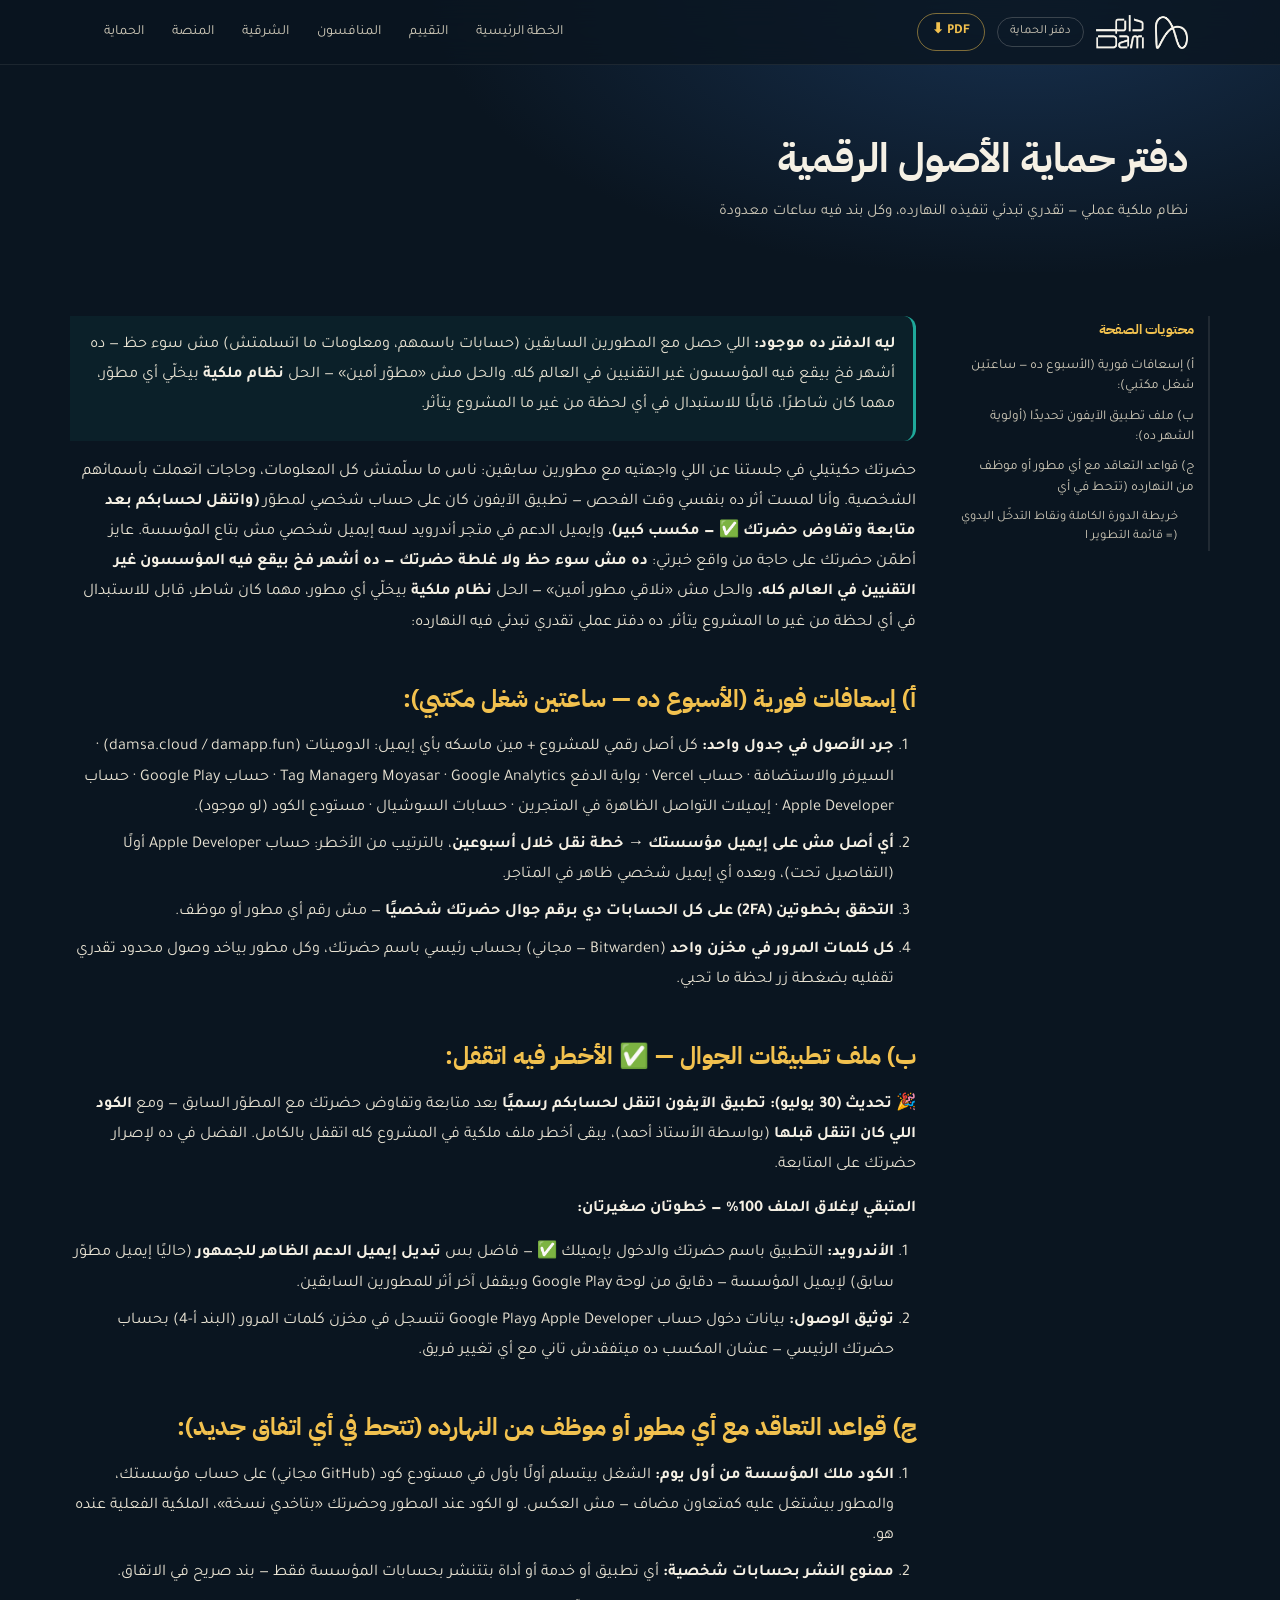
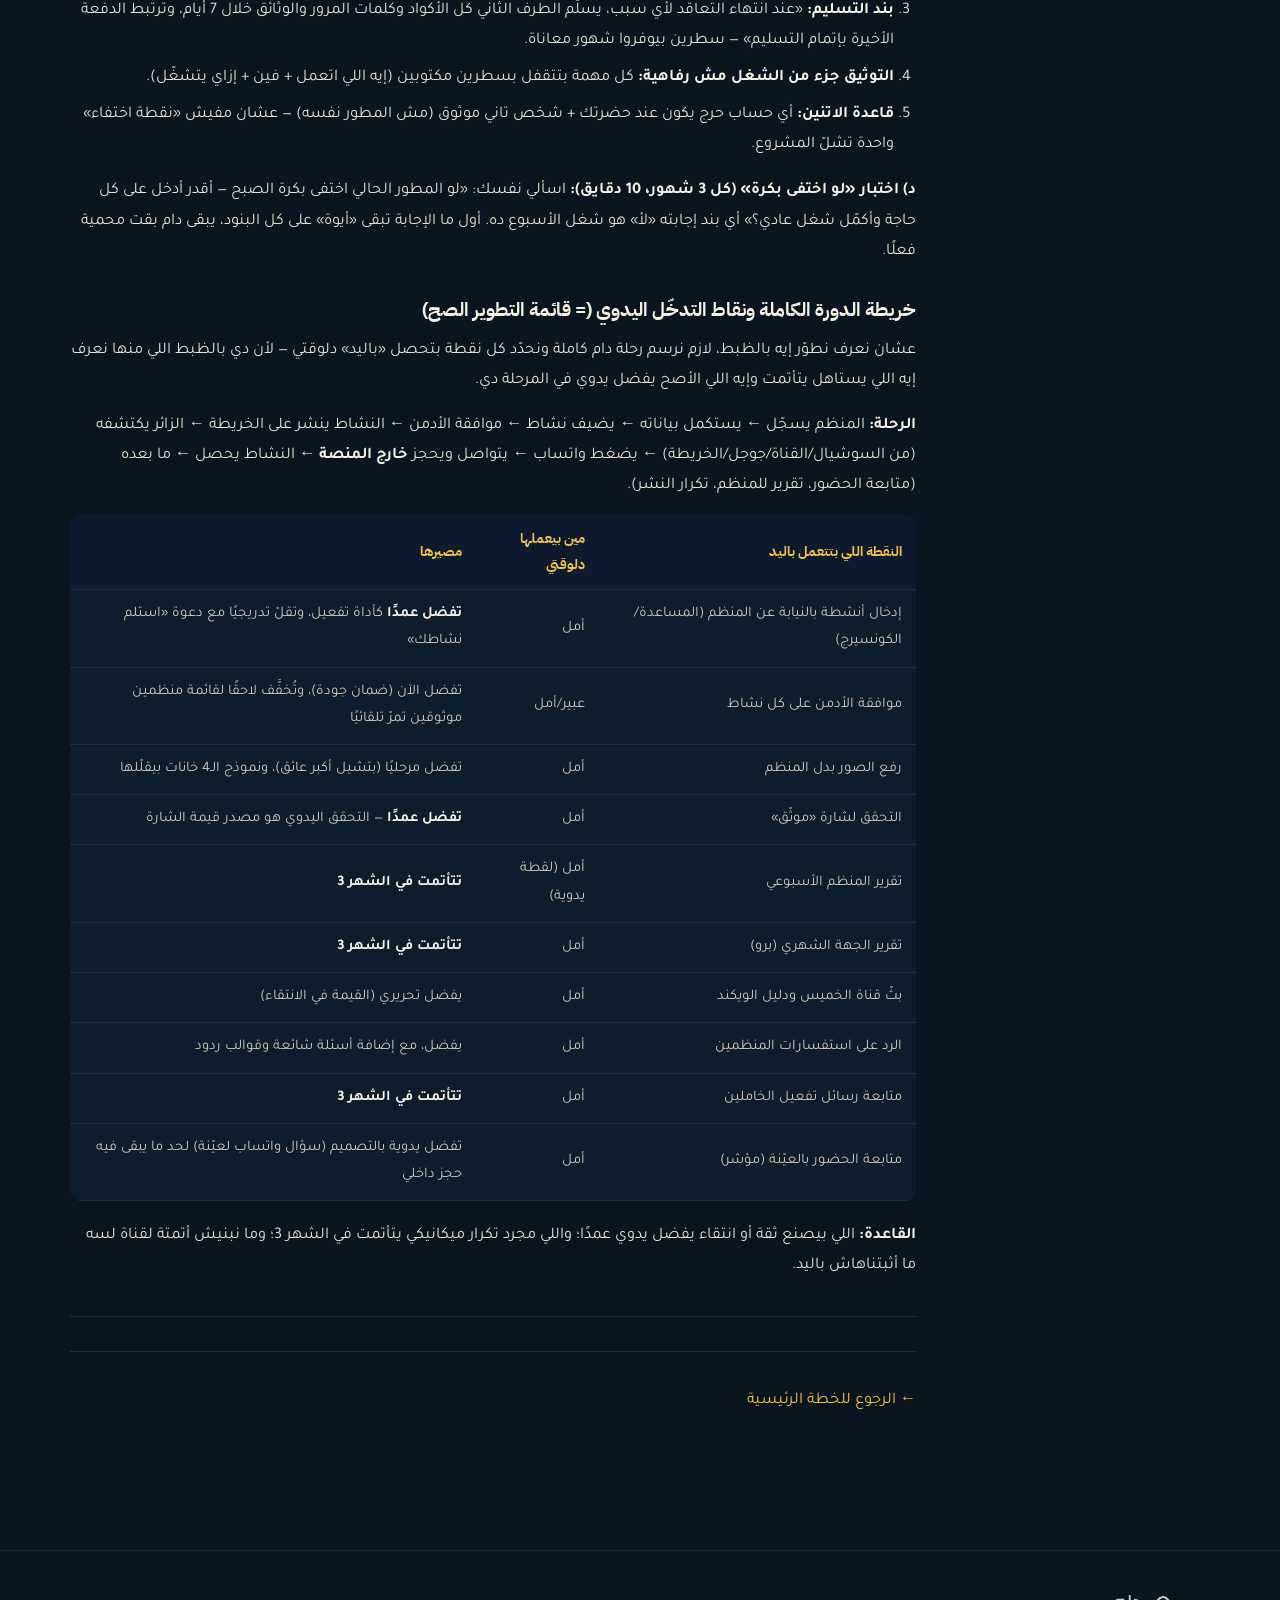
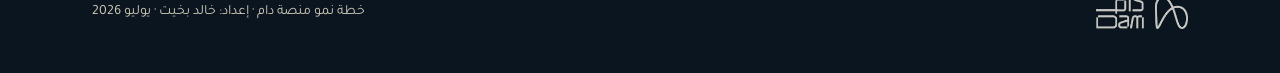
<file: pages/protection.html>
<!DOCTYPE html>
<html lang="ar" dir="rtl">
<head>
<meta charset="UTF-8">
<meta name="viewport" content="width=device-width, initial-scale=1.0">
<meta name="robots" content="noindex, nofollow">
<title>دفتر حماية الأصول الرقمية — خطة نمو دام</title>
<meta name="description" content="جرد الأصول، تأمين الحسابات، قواعد التعاقد مع المطوّرين، واختبار «لو اختفى غدًا» — حتى لا يتكرر ما حدث سابقًا.">
<meta name="theme-color" content="#12202f">
<meta property="og:type" content="website">
<meta property="og:site_name" content="خطة نمو دام">
<meta property="og:locale" content="ar_AR">
<meta property="og:title" content="دفتر حماية الأصول الرقمية لدام">
<meta property="og:description" content="جرد الأصول، تأمين الحسابات، قواعد التعاقد مع المطوّرين، واختبار «لو اختفى غدًا» — حتى لا يتكرر ما حدث سابقًا.">
<meta property="og:url" content="https://kbakhit1.github.io/dam-growth-plan/pages/protection.html">
<meta property="og:image" content="https://kbakhit1.github.io/dam-growth-plan/assets/img/og-image.png">
<meta property="og:image:secure_url" content="https://kbakhit1.github.io/dam-growth-plan/assets/img/og-image.png">
<meta property="og:image:type" content="image/png">
<meta property="og:image:width" content="1200">
<meta property="og:image:height" content="630">
<meta property="og:image:alt" content="خطة نمو منصة دام — 90 يومًا">
<meta name="twitter:card" content="summary_large_image">
<meta name="twitter:title" content="دفتر حماية الأصول الرقمية لدام">
<meta name="twitter:description" content="جرد الأصول، تأمين الحسابات، قواعد التعاقد مع المطوّرين، واختبار «لو اختفى غدًا» — حتى لا يتكرر ما حدث سابقًا.">
<meta name="twitter:image" content="https://kbakhit1.github.io/dam-growth-plan/assets/img/og-image.png">
<link rel="icon" type="image/png" href="../assets/img/logo.png">
<link rel="stylesheet" href="../assets/css/main.css">
</head>
<body class="doc">
<div id="progress"></div>
<header class="site-header">
  <div class="container">
    <div class="brand"><a href="../index.html"><img src="../assets/img/logo.png" alt="دام"></a><span class="tag">دفتر الحماية</span><a class="pdf-btn" href="../pdf/protection.pdf" download>PDF ⬇</a></div>
    <nav class="top-nav">
      <a href="../index.html">الخطة الرئيسية</a>
      <a href="report.html">التقييم</a>
      <a href="competitors.html">المنافسون</a>
      <a href="eastern.html">الشرقية</a>
      <a href="platform-review.html">المنصة</a>
      <a href="protection.html">الحماية</a>
    </nav>
  </div>
</header>
<div class="doc-hero"><div class="container">
  <h1>دفتر حماية الأصول الرقمية</h1>
  <p class="meta">نظام ملكية عملي — تقدري تبدئي تنفيذه النهارده، وكل بند فيه ساعات معدودة</p>
</div></div>
<div class="container doc-layout">
  <nav class="doc-toc"><strong style="display:block;margin-bottom:8px;color:var(--gold);font-family:var(--f-head);font-size:.9rem">محتويات الصفحة</strong>
    <a href="#أ-إسعافات-فورية-الأسبوع-ده-ساعتين-شغل-مكتبي" class="">أ) إسعافات فورية (الأسبوع ده — ساعتين شغل مكتبي):</a>
    <a href="#ب-ملف-تطبيق-الآيفون-تحديدًا-أولوية-الشهر-ده" class="">ب) ملف تطبيق الآيفون تحديدًا (أولوية الشهر ده):</a>
    <a href="#ج-قواعد-التعاقد-مع-أي-مطور-أو-موظف-من-النهارده-تتحط-في-أي-اتفاق-جديد" class="">ج) قواعد التعاقد مع أي مطور أو موظف من النهارده (تتحط في أي </a>
    <a href="#خريطة-الدورة-الكاملة-ونقاط-التدخّل-اليدوي-=-قائمة-التطوير-الصح" class="lvl3">خريطة الدورة الكاملة ونقاط التدخّل اليدوي (= قائمة التطوير ا</a>
  </nav>
  <article class="doc-body">
<blockquote><p><strong>ليه الدفتر ده موجود:</strong> اللي حصل مع المطورين السابقين (حسابات باسمهم، ومعلومات ما اتسلمتش) مش سوء حظ — ده أشهر فخ بيقع فيه المؤسسون غير التقنيين في العالم كله. والحل مش «مطوّر أمين» — الحل <strong>نظام ملكية</strong> بيخلّي أي مطوّر، مهما كان شاطرًا، قابلًا للاستبدال في أي لحظة من غير ما المشروع يتأثر.</p></blockquote>
<p>حضرتك حكيتيلي في جلستنا عن اللي واجهتيه مع مطورين سابقين: ناس ما سلّمتش كل المعلومات، وحاجات اتعملت بأسمائهم الشخصية. وأنا لمست أثر ده بنفسي وقت الفحص — تطبيق الآيفون كان على حساب شخصي لمطوّر <strong>(واتنقل لحسابكم بعد متابعة وتفاوض حضرتك ✅ — مكسب كبير)</strong>، وإيميل الدعم في متجر أندرويد لسه إيميل شخصي مش بتاع المؤسسة. عايز أطمّن حضرتك على حاجة من واقع خبرتي: <strong>ده مش سوء حظ ولا غلطة حضرتك — ده أشهر فخ بيقع فيه المؤسسون غير التقنيين في العالم كله.</strong> والحل مش «نلاقي مطور أمين» — الحل <strong>نظام ملكية</strong> بيخلّي أي مطور، مهما كان شاطر، قابل للاستبدال في أي لحظة من غير ما المشروع يتأثر. ده دفتر عملي تقدري تبدئي فيه النهارده:</p>
<h2 id="أ-إسعافات-فورية-الأسبوع-ده-ساعتين-شغل-مكتبي">أ) إسعافات فورية (الأسبوع ده — ساعتين شغل مكتبي):</h2>
<ol>
<li><strong>جرد الأصول في جدول واحد:</strong> كل أصل رقمي للمشروع + مين ماسكه بأي إيميل: الدومينات (damsa.cloud / damapp.fun) · السيرفر والاستضافة · حساب Vercel · بوابة الدفع Moyasar · Google Analytics وTag Manager · حساب Google Play · حساب Apple Developer · إيميلات التواصل الظاهرة في المتجرين · حسابات السوشيال · مستودع الكود (لو موجود).</li>
<li><strong>أي أصل مش على إيميل مؤسستك → خطة نقل خلال أسبوعين</strong>، بالترتيب من الأخطر: حساب Apple Developer أولًا (التفاصيل تحت)، وبعده أي إيميل شخصي ظاهر في المتاجر.</li>
<li><strong>التحقق بخطوتين (2FA) على كل الحسابات دي برقم جوال حضرتك شخصيًا</strong> — مش رقم أي مطور أو موظف.</li>
<li><strong>كل كلمات المرور في مخزن واحد</strong> (Bitwarden — مجاني) بحساب رئيسي باسم حضرتك، وكل مطور بياخد وصول محدود تقدري تقفليه بضغطة زر لحظة ما تحبي.</li>
</ol>
<h2 id="ب-ملف-تطبيق-الآيفون-تحديدًا-أولوية-الشهر-ده">ب) ملف تطبيقات الجوال — ✅ الأخطر فيه اتقفل:</h2>
<p><strong>🎉 تحديث (30 يوليو): تطبيق الآيفون اتنقل لحسابكم رسميًا</strong> بعد متابعة وتفاوض حضرتك مع المطوّر السابق — ومع <strong>الكود اللي كان اتنقل قبلها</strong> (بواسطة الأستاذ أحمد)، يبقى أخطر ملف ملكية في المشروع كله اتقفل بالكامل. الفضل في ده لإصرار حضرتك على المتابعة.</p>
<p><strong>المتبقي لإغلاق الملف 100% — خطوتان صغيرتان:</strong></p>
<ol>
<li><strong>الأندرويد:</strong> التطبيق باسم حضرتك والدخول بإيميلك ✅ — فاضل بس <strong>تبديل إيميل الدعم الظاهر للجمهور</strong> (حاليًا إيميل مطوّر سابق) لإيميل المؤسسة — دقايق من لوحة Google Play وبيقفل آخر أثر للمطورين السابقين.</li>
<li><strong>توثيق الوصول:</strong> بيانات دخول حساب Apple Developer وGoogle Play تتسجل في مخزن كلمات المرور (البند أ-4) بحساب حضرتك الرئيسي — عشان المكسب ده ميتفقدش تاني مع أي تغيير فريق.</li>
</ol>
<h2 id="ج-قواعد-التعاقد-مع-أي-مطور-أو-موظف-من-النهارده-تتحط-في-أي-اتفاق-جديد">ج) قواعد التعاقد مع أي مطور أو موظف من النهارده (تتحط في أي اتفاق جديد):</h2>
<ol>
<li><strong>الكود ملك المؤسسة من أول يوم:</strong> الشغل بيتسلم أولًا بأول في مستودع كود (GitHub مجاني) على حساب مؤسستك، والمطور بيشتغل عليه كمتعاون مضاف — مش العكس. لو الكود عند المطور وحضرتك «بتاخدي نسخة»، الملكية الفعلية عنده هو.</li>
<li><strong>ممنوع النشر بحسابات شخصية:</strong> أي تطبيق أو خدمة أو أداة بتتنشر بحسابات المؤسسة فقط — بند صريح في الاتفاق.</li>
<li><strong>بند التسليم:</strong> «عند انتهاء التعاقد لأي سبب، يسلّم الطرف الثاني كل الأكواد وكلمات المرور والوثائق خلال 7 أيام، وترتبط الدفعة الأخيرة بإتمام التسليم» — سطرين بيوفروا شهور معاناة.</li>
<li><strong>التوثيق جزء من الشغل مش رفاهية:</strong> كل مهمة بتتقفل بسطرين مكتوبين (إيه اللي اتعمل + فين + إزاي يتشغّل).</li>
<li><strong>قاعدة الاتنين:</strong> أي حساب حرج يكون عند حضرتك + شخص تاني موثوق (مش المطور نفسه) — عشان مفيش «نقطة اختفاء» واحدة تشلّ المشروع.</li>
</ol>
<p><strong>د) اختبار «لو اختفى بكرة» (كل 3 شهور، 10 دقايق):</strong> اسألي نفسك: «لو المطور الحالي اختفى بكرة الصبح — أقدر أدخل على كل حاجة وأكمّل شغل عادي؟» أي بند إجابته «لأ» هو شغل الأسبوع ده. أول ما الإجابة تبقى «أيوة» على كل البنود، يبقى دام بقت محمية فعلًا.</p>
<h3 id="خريطة-الدورة-الكاملة-ونقاط-التدخّل-اليدوي-=-قائمة-التطوير-الصح">خريطة الدورة الكاملة ونقاط التدخّل اليدوي (= قائمة التطوير الصح)</h3>
<p>عشان نعرف نطوّر إيه بالظبط، لازم نرسم رحلة دام كاملة ونحدّد كل نقطة بتحصل «باليد» دلوقتي — لأن دي بالظبط اللي منها نعرف إيه اللي يستاهل يتأتمت وإيه اللي الأصح يفضل يدوي في المرحلة دي.</p>
<p><strong>الرحلة:</strong> المنظم يسجّل ← يستكمل بياناته ← يضيف نشاط ← موافقة الأدمن ← النشاط ينشر على الخريطة ← الزائر يكتشفه (من السوشيال/القناة/جوجل/الخريطة) ← يضغط واتساب ← يتواصل ويحجز <strong>خارج المنصة</strong> ← النشاط يحصل ← ما بعده (متابعة الحضور، تقرير للمنظم، تكرار النشر).</p>
<div class="tbl"><table><thead><tr><th>النقطة اللي بتتعمل باليد</th><th>مين بيعملها دلوقتي</th><th>مصيرها</th></tr></thead><tbody><tr><td>إدخال أنشطة بالنيابة عن المنظم (المساعدة/الكونسيرج)</td><td>أمل</td><td><strong>تفضل عمدًا</strong> كأداة تفعيل، وتقلّ تدريجيًا مع دعوة «استلم نشاطك»</td></tr><tr><td>موافقة الأدمن على كل نشاط</td><td>عبير/أمل</td><td>تفضل الآن (ضمان جودة)، وتُخفَّف لاحقًا لقائمة منظمين موثوقين تمرّ تلقائيًا</td></tr><tr><td>رفع الصور بدل المنظم</td><td>أمل</td><td>تفضل مرحليًا (بتشيل أكبر عائق)، ونموذج الـ4 خانات بيقلّلها</td></tr><tr><td>التحقق لشارة «موثّق»</td><td>أمل</td><td><strong>تفضل عمدًا</strong> — التحقق اليدوي هو مصدر قيمة الشارة</td></tr><tr><td>تقرير المنظم الأسبوعي</td><td>أمل (لقطة يدوية)</td><td><strong>تتأتمت في الشهر 3</strong></td></tr><tr><td>تقرير الجهة الشهري (برو)</td><td>أمل</td><td><strong>تتأتمت في الشهر 3</strong></td></tr><tr><td>بثّ قناة الخميس ودليل الويكند</td><td>أمل</td><td>يفضل تحريري (القيمة في الانتقاء)</td></tr><tr><td>الرد على استفسارات المنظمين</td><td>أمل</td><td>يفضل، مع إضافة أسئلة شائعة وقوالب ردود</td></tr><tr><td>متابعة رسائل تفعيل الخاملين</td><td>أمل</td><td><strong>تتأتمت في الشهر 3</strong></td></tr><tr><td>متابعة الحضور بالعيّنة (مؤشر)</td><td>أمل</td><td>تفضل يدوية بالتصميم (سؤال واتساب لعيّنة) لحد ما يبقى فيه حجز داخلي</td></tr></tbody></table></div>
<p><strong>القاعدة:</strong> اللي بيصنع ثقة أو انتقاء يفضل يدوي عمدًا؛ واللي مجرد تكرار ميكانيكي يتأتمت في الشهر 3؛ وما نبنيش أتمتة لقناة لسه ما أثبتناهاش باليد.</p>
<hr>
  <hr>
  <p><a href="../index.html">← الرجوع للخطة الرئيسية</a></p>
  </article>
</div>
<footer><div class="container">
  <div class="brand"><img src="../assets/img/logo.png" alt="دام"></div>
  <p>خطة نمو منصة دام · إعداد: خالد بخيت · يوليو 2026</p>
</div></footer>
<script src="../assets/js/main.js"></script>
</body>
</html>
</file>
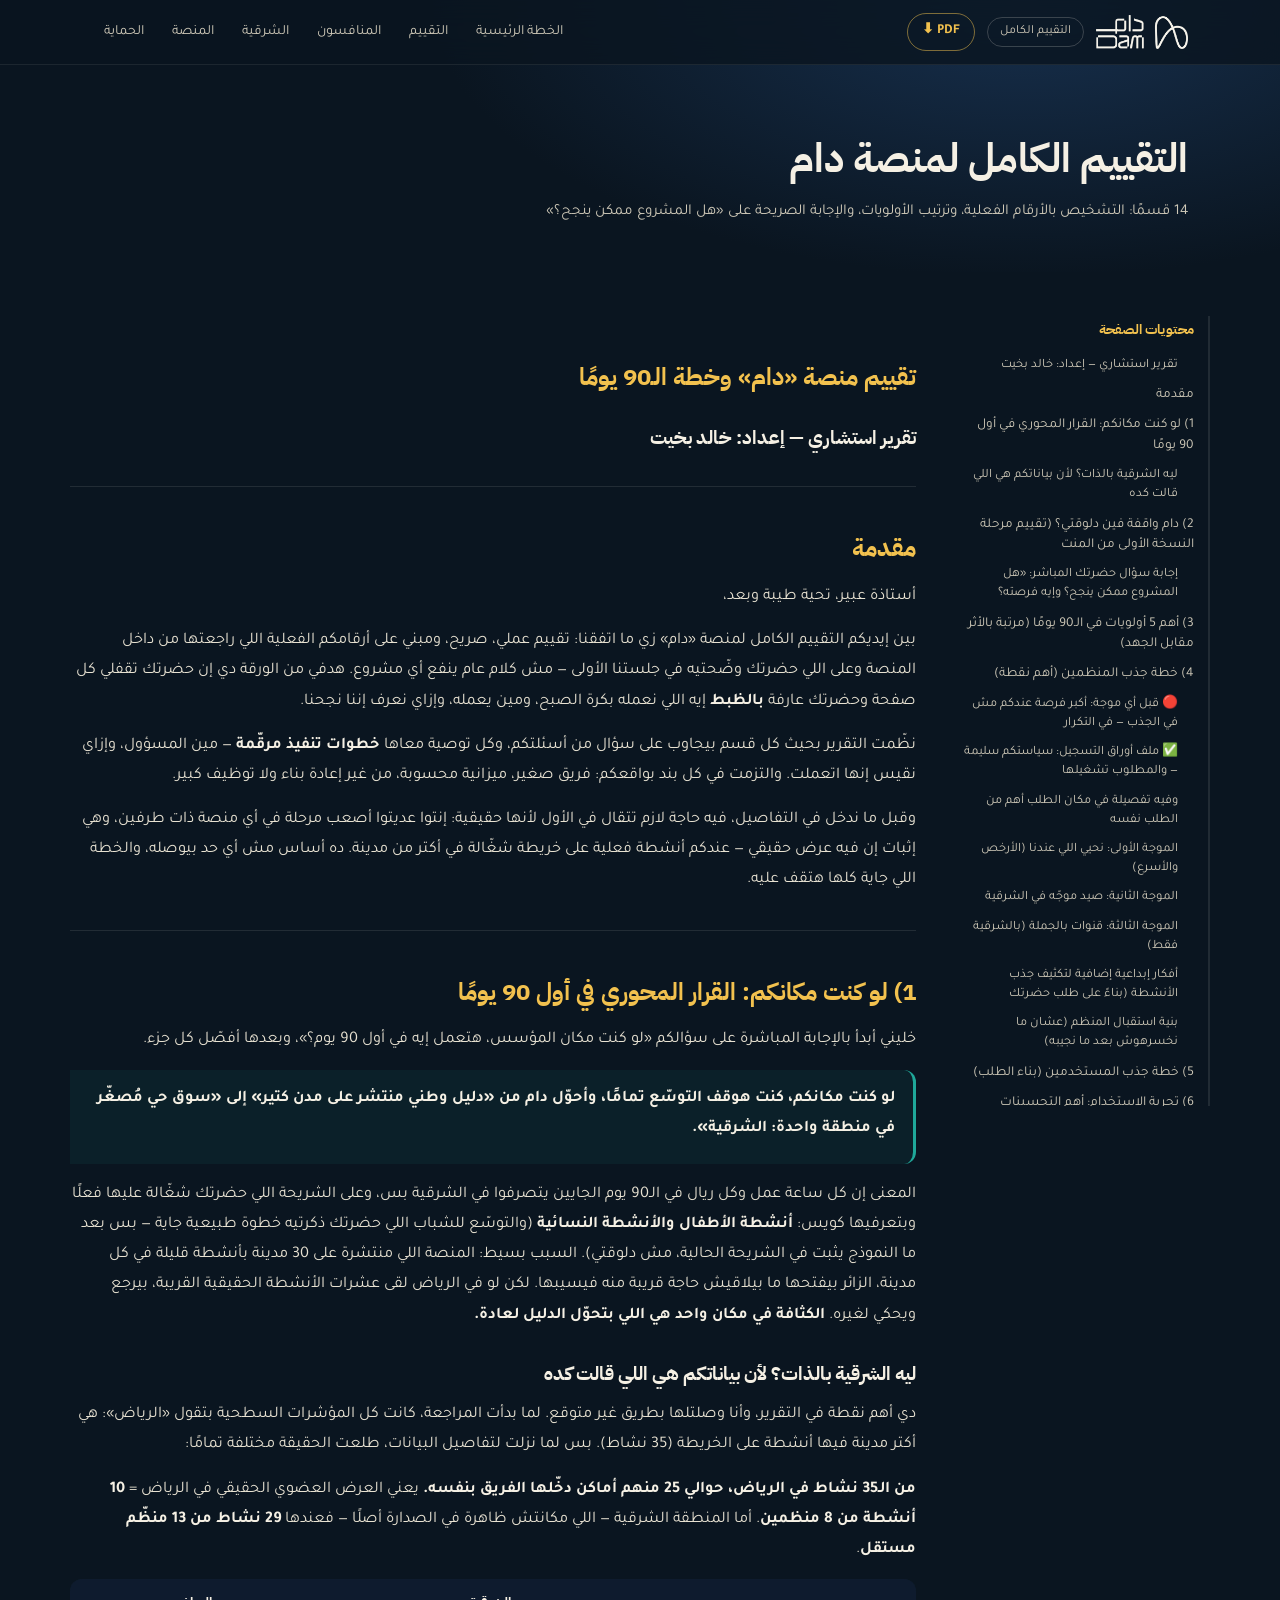
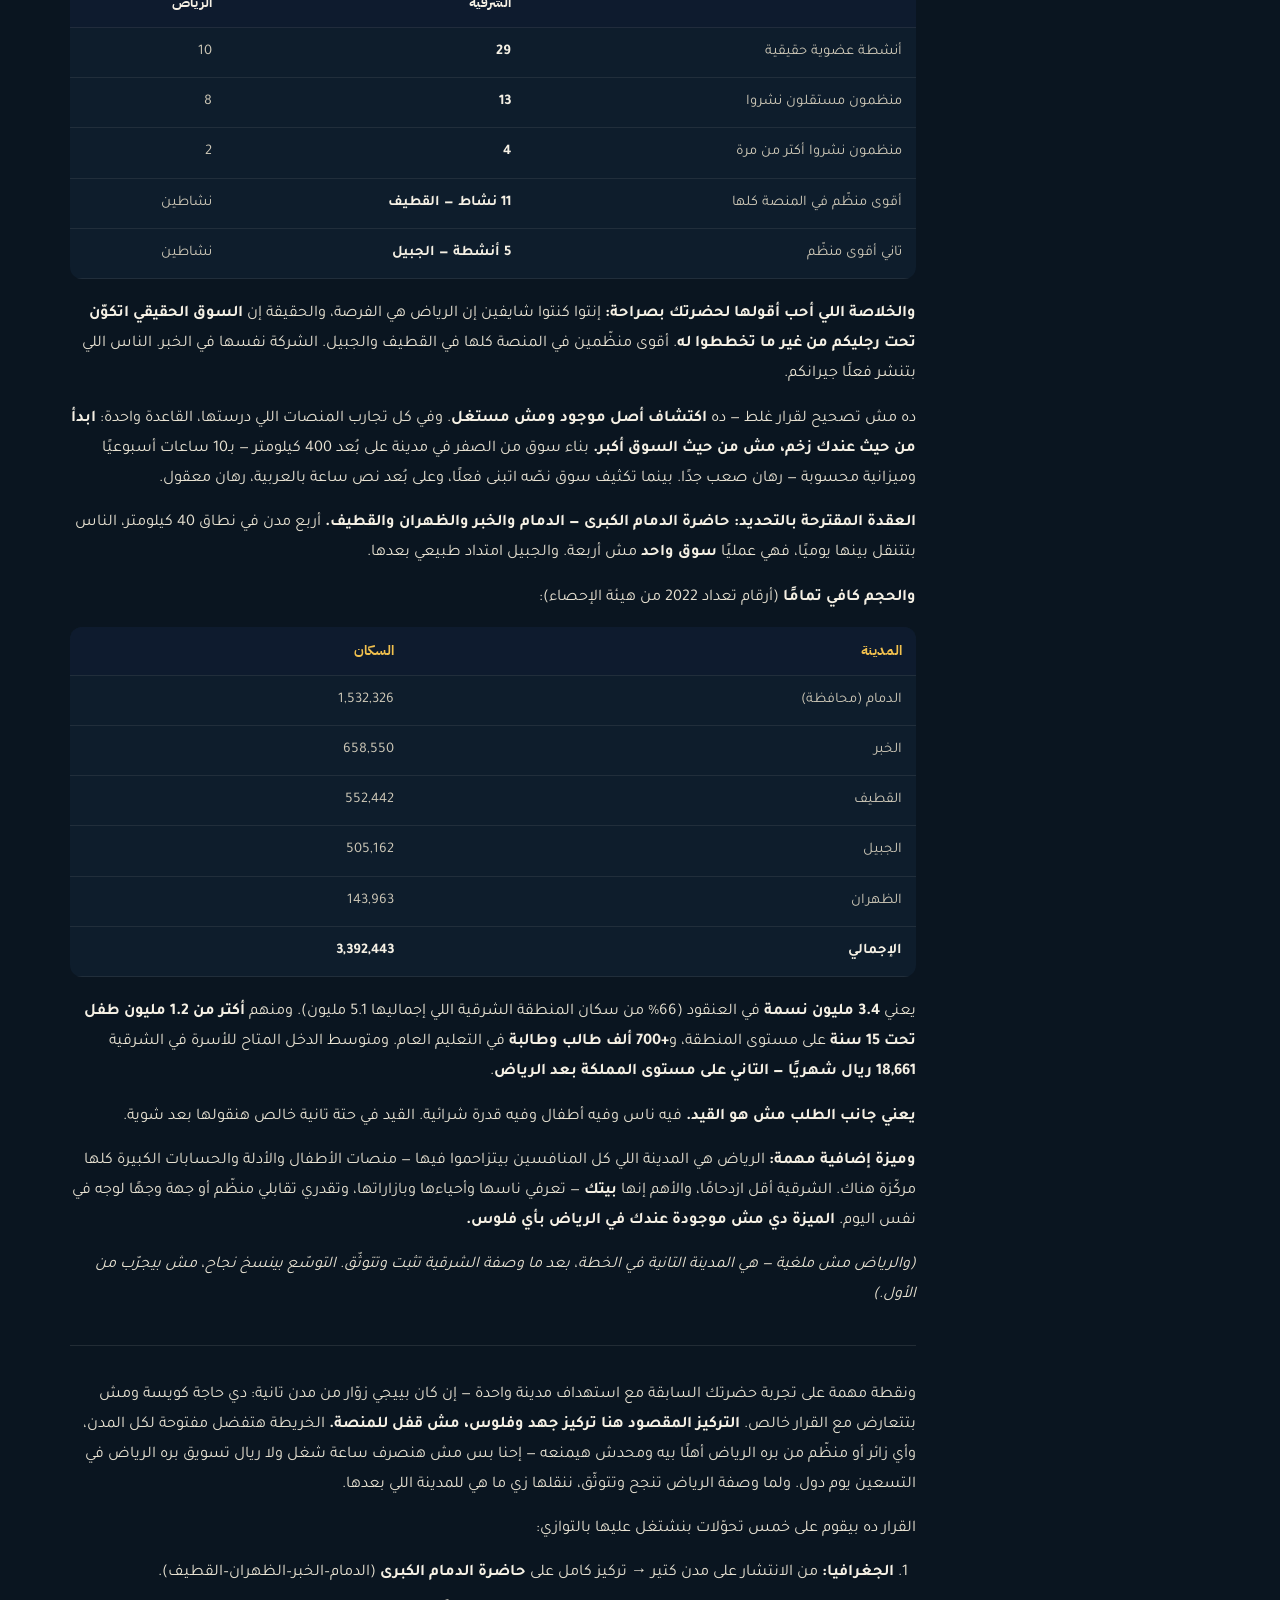
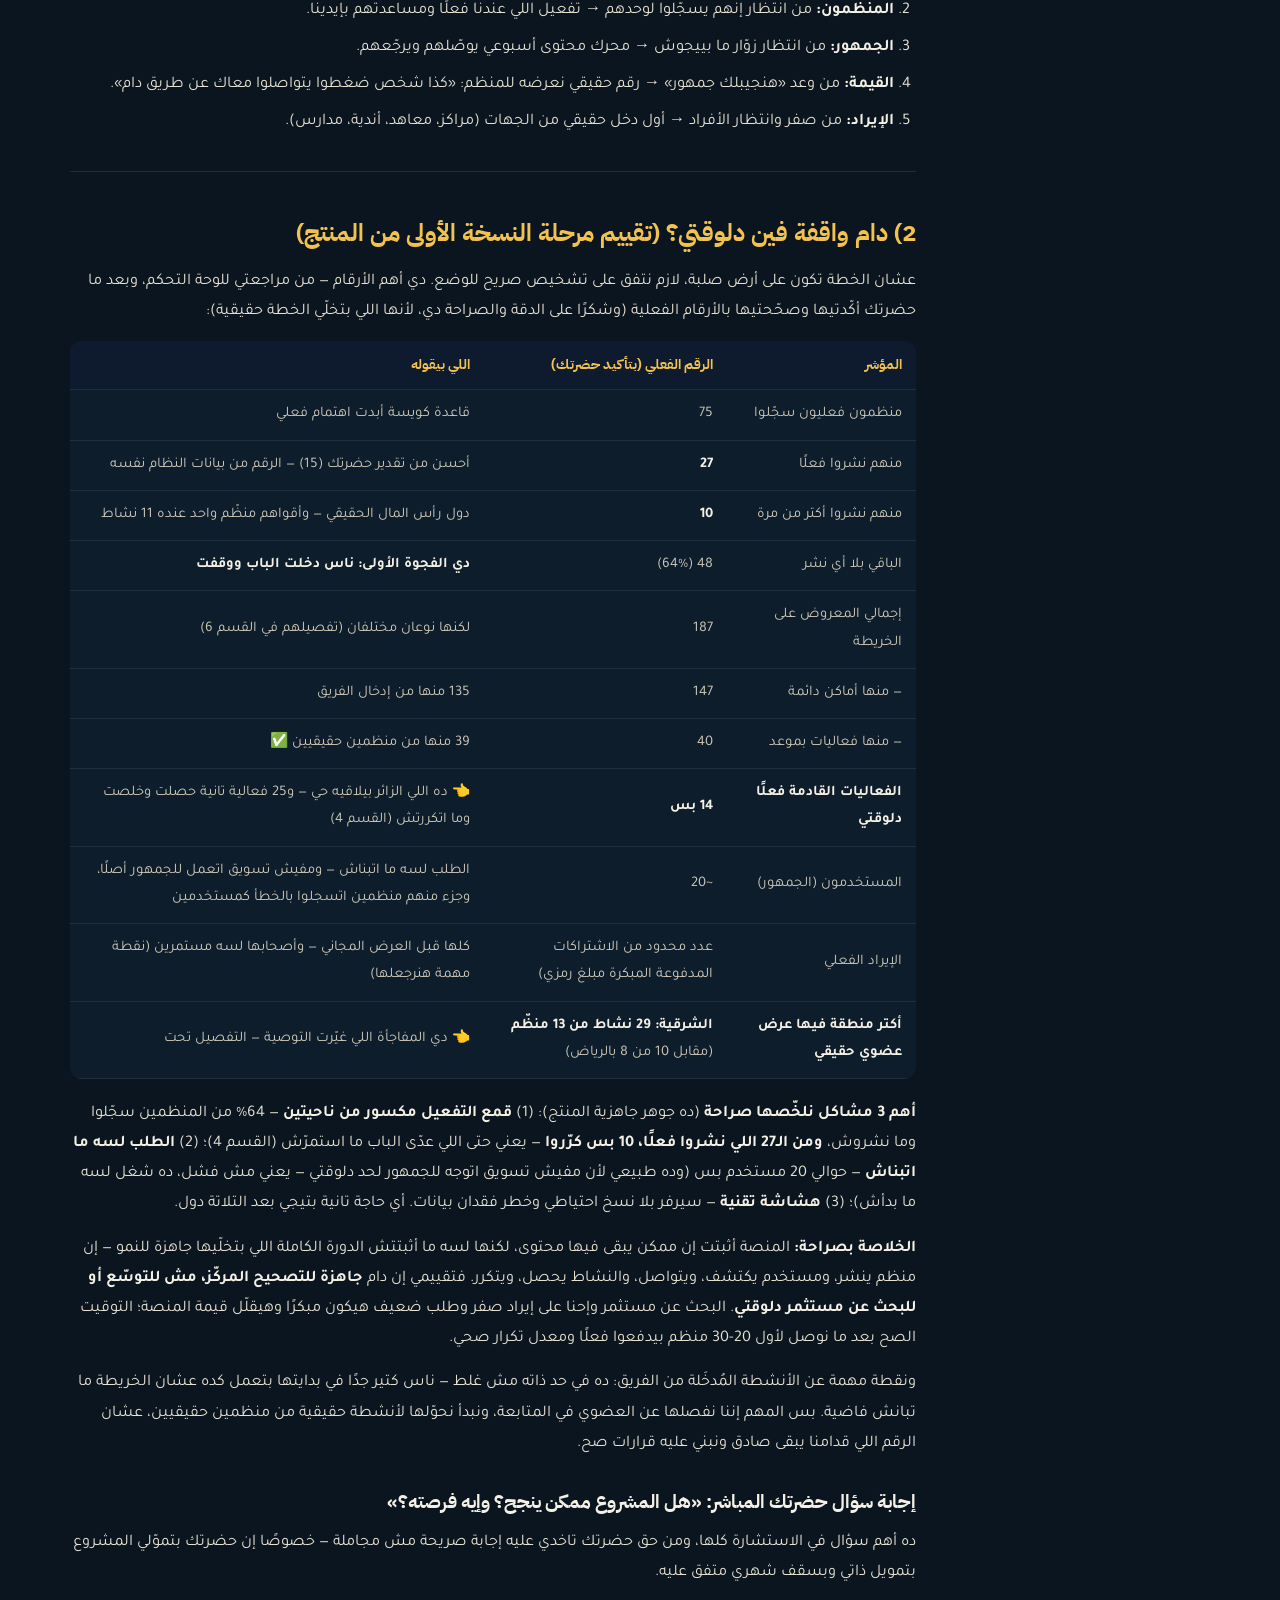
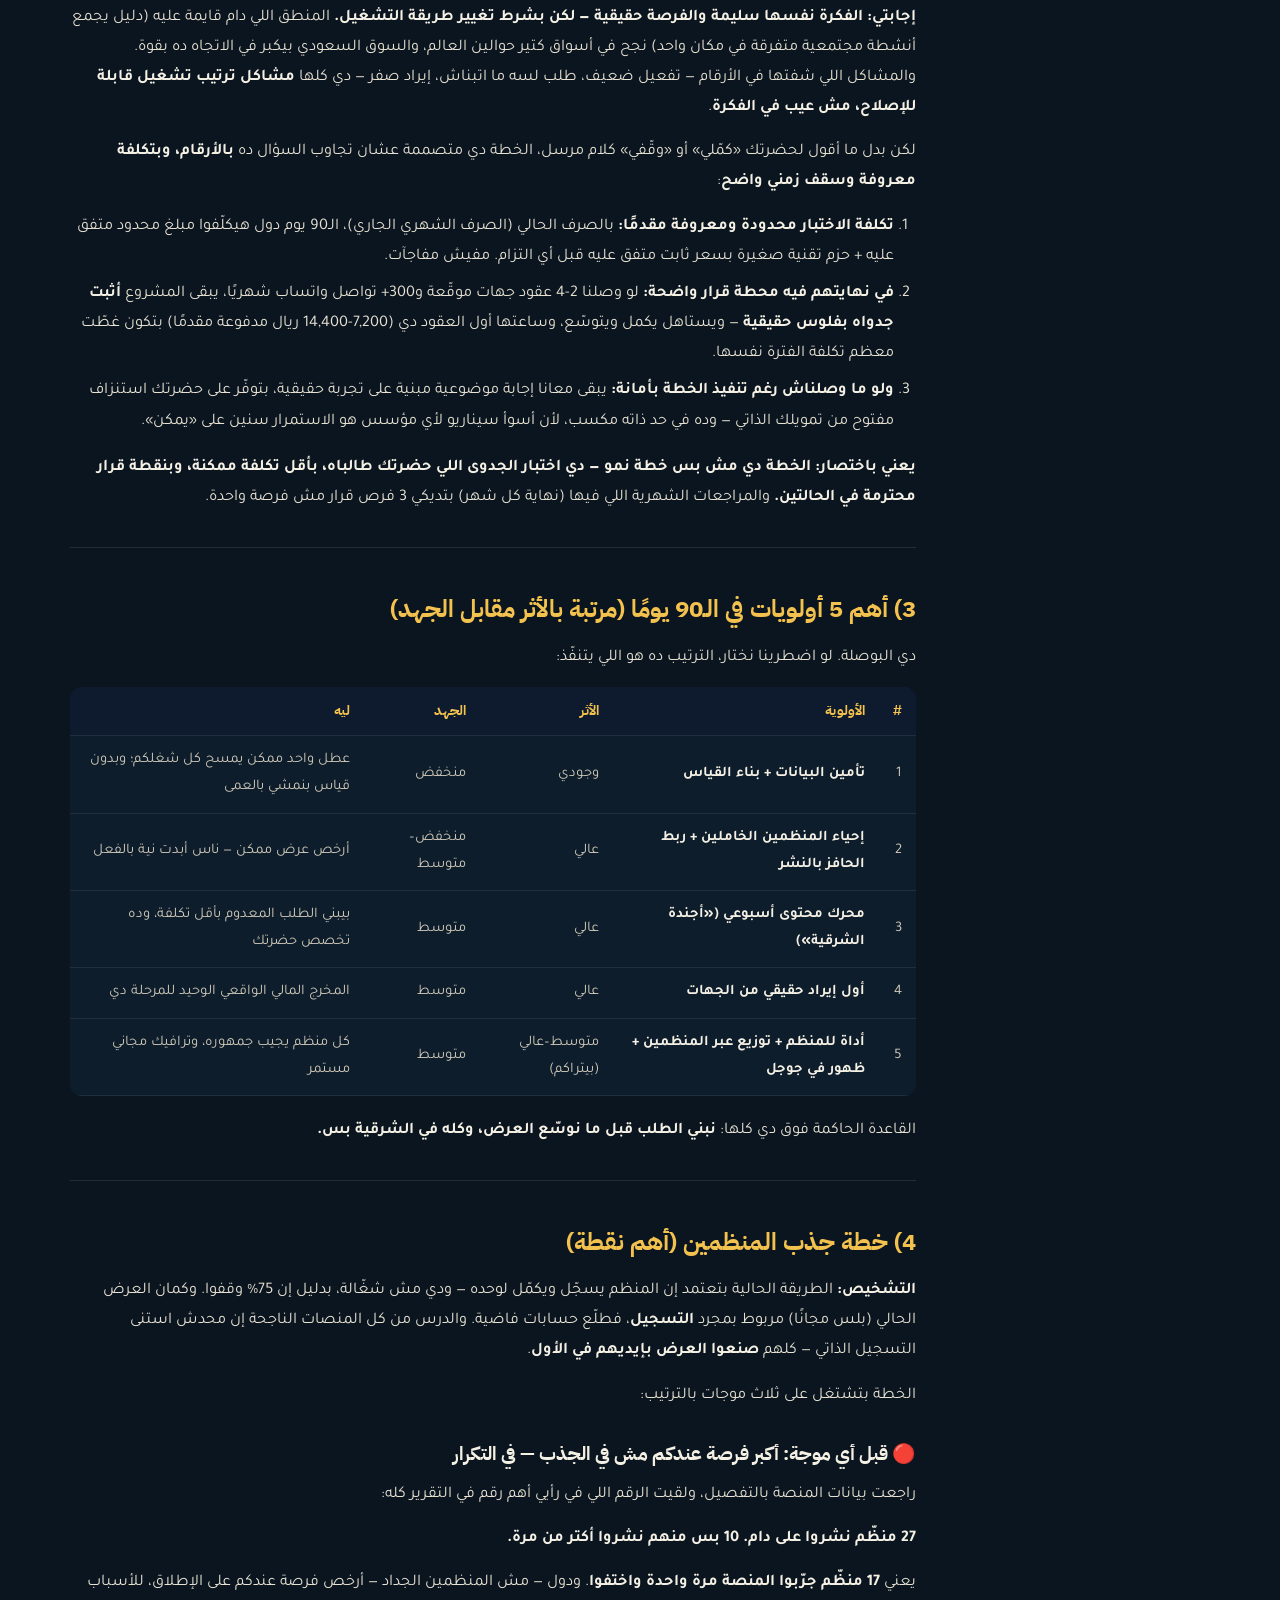
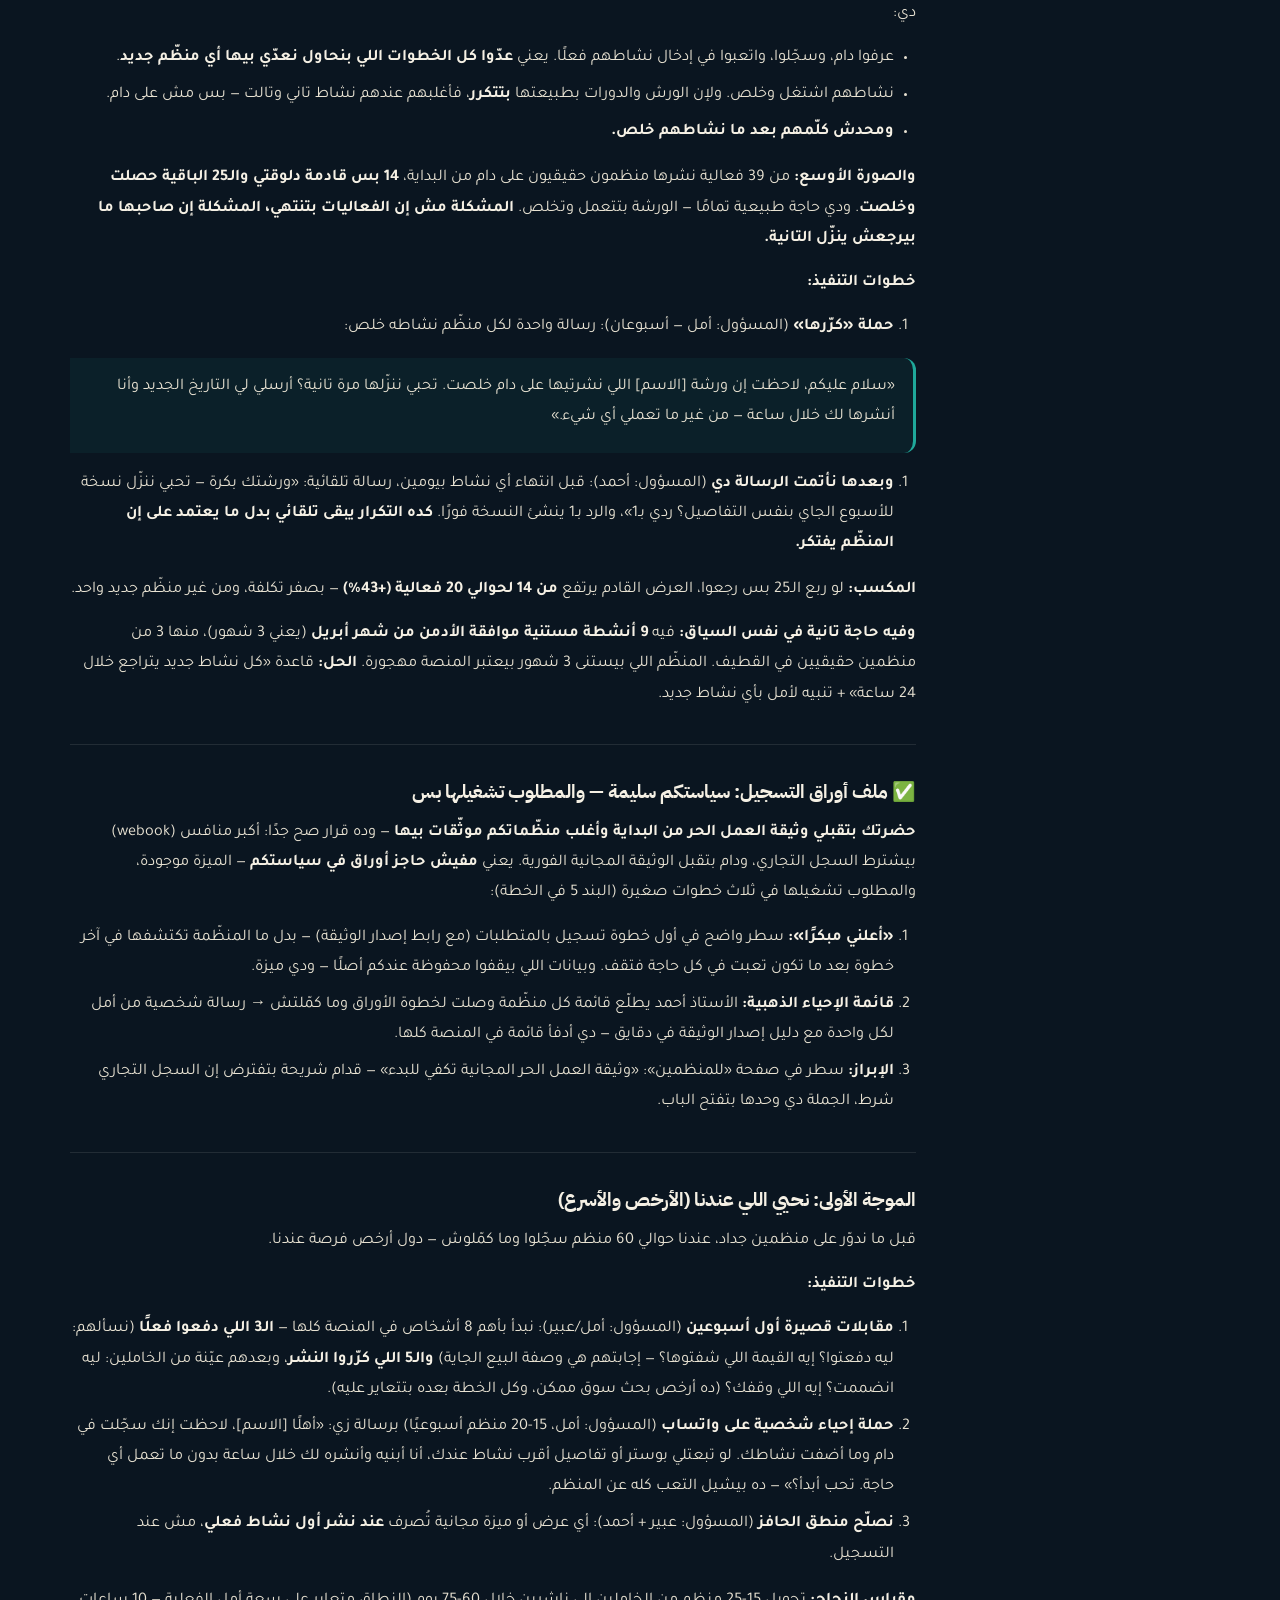
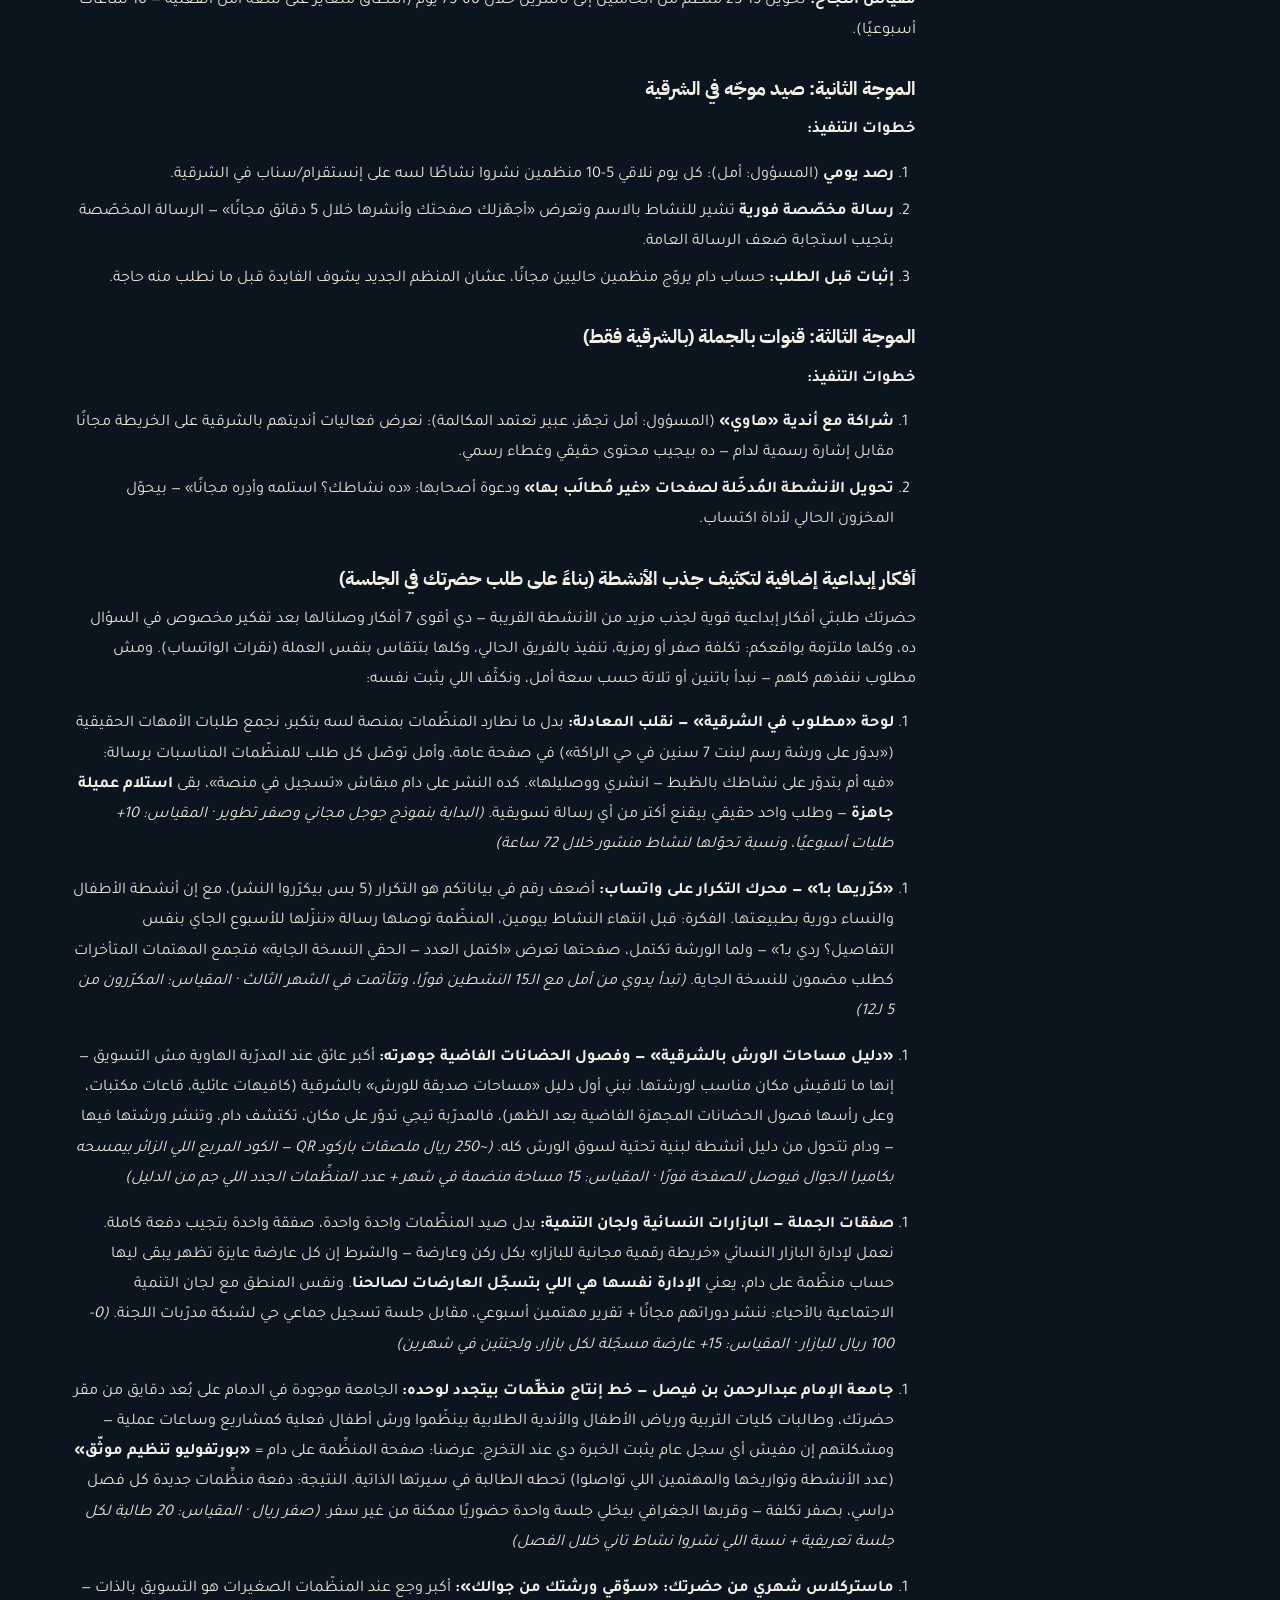
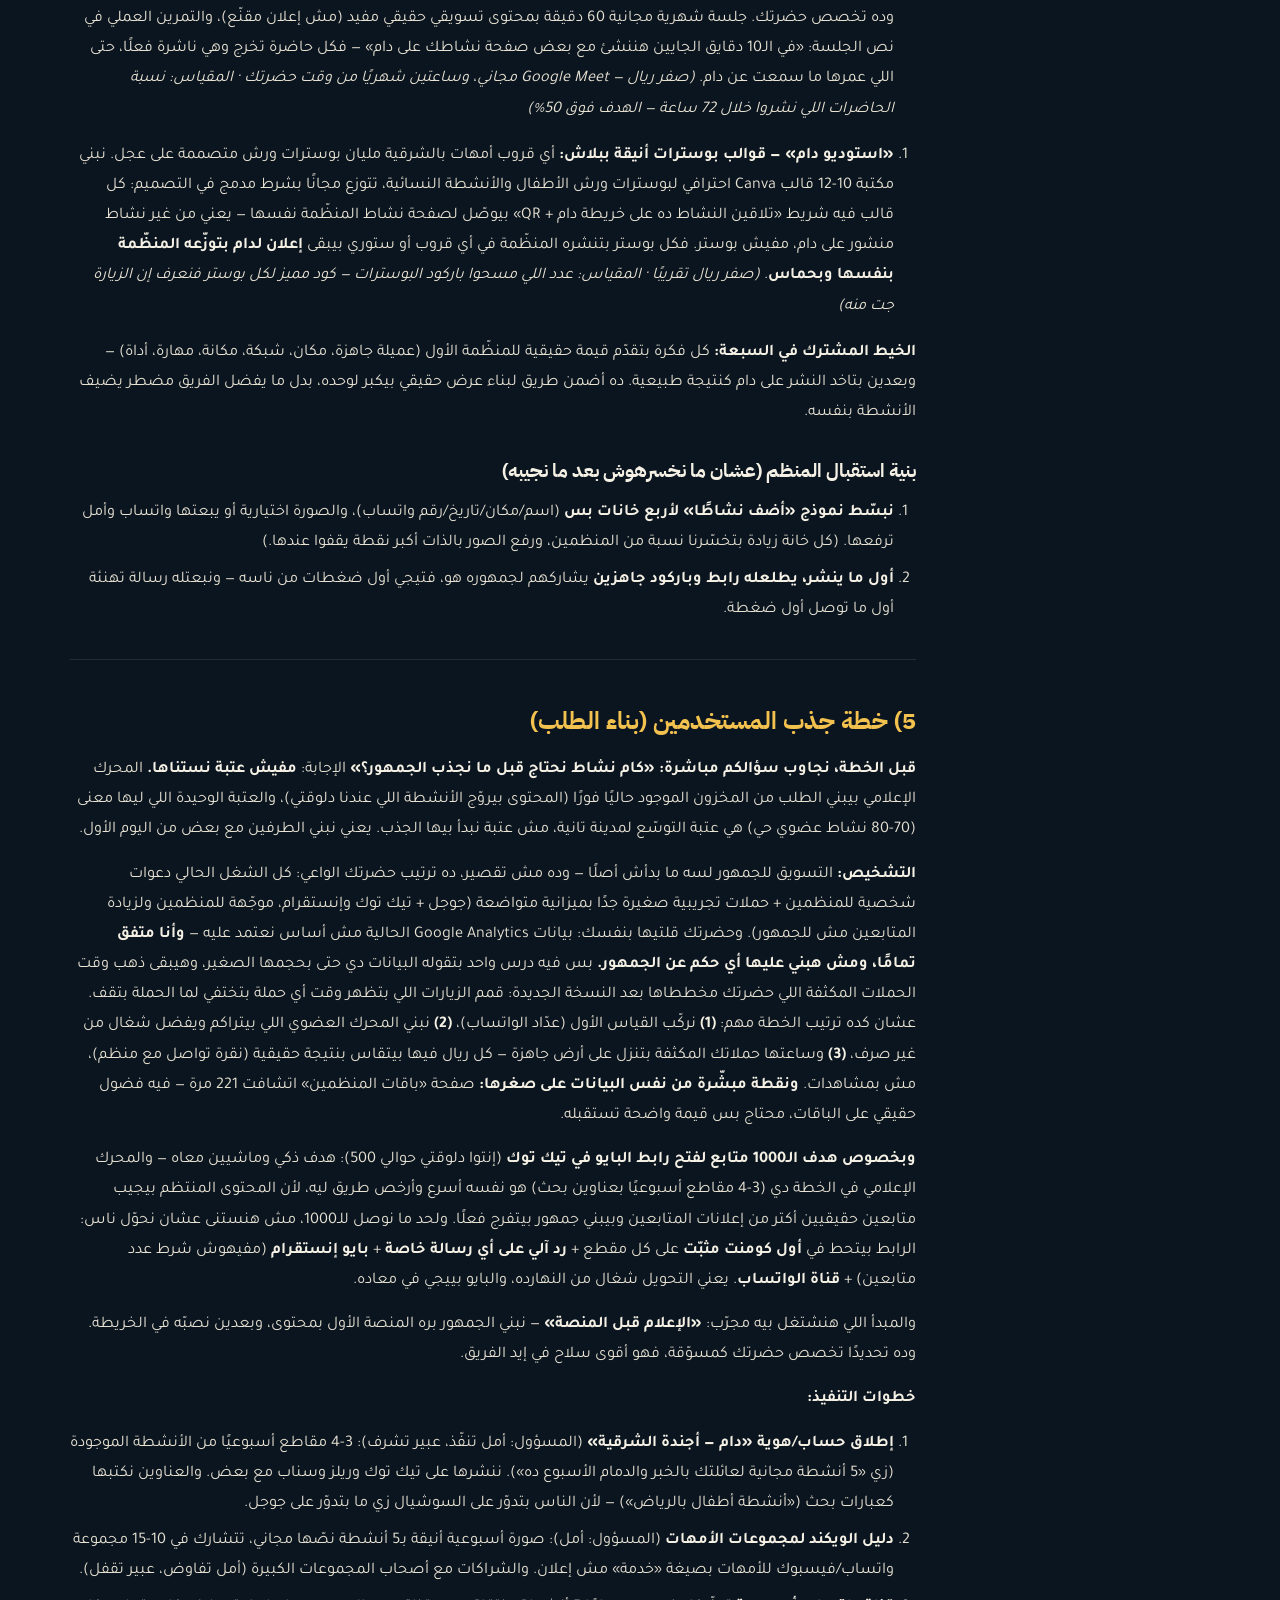
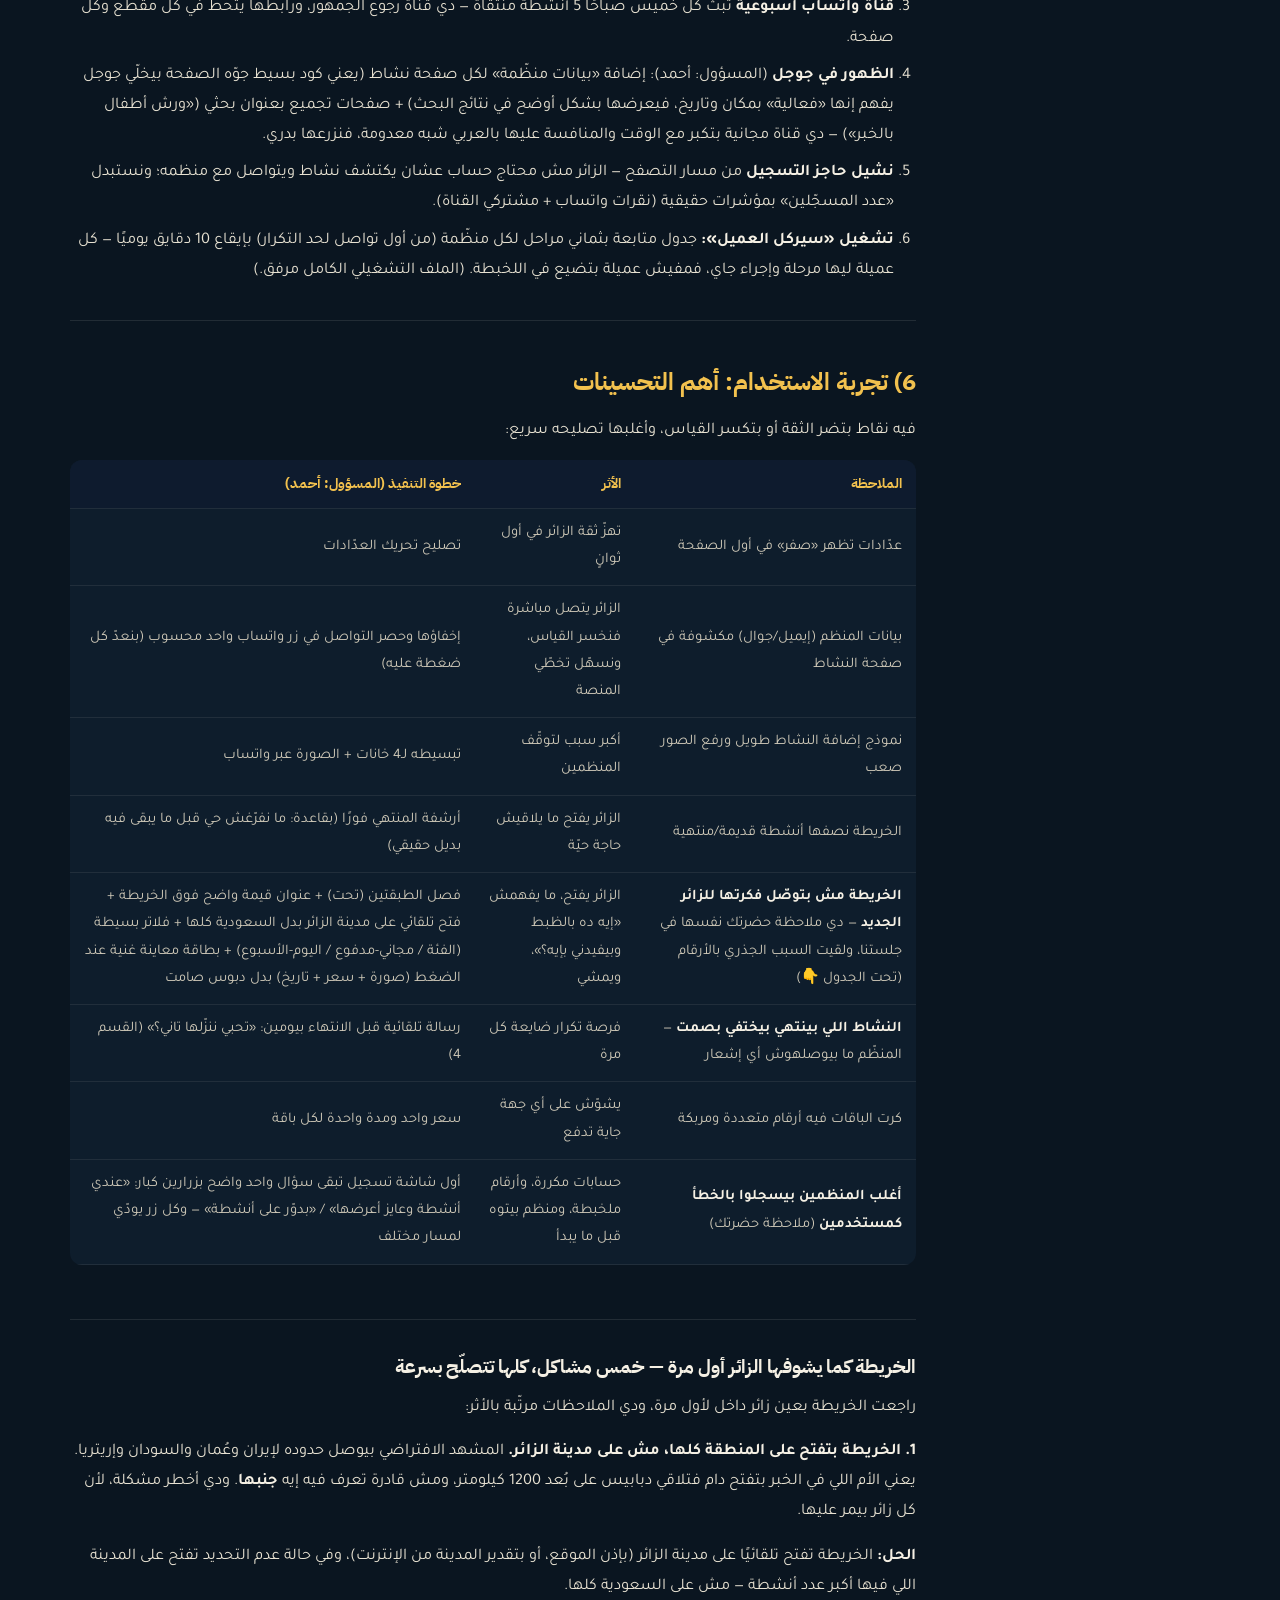
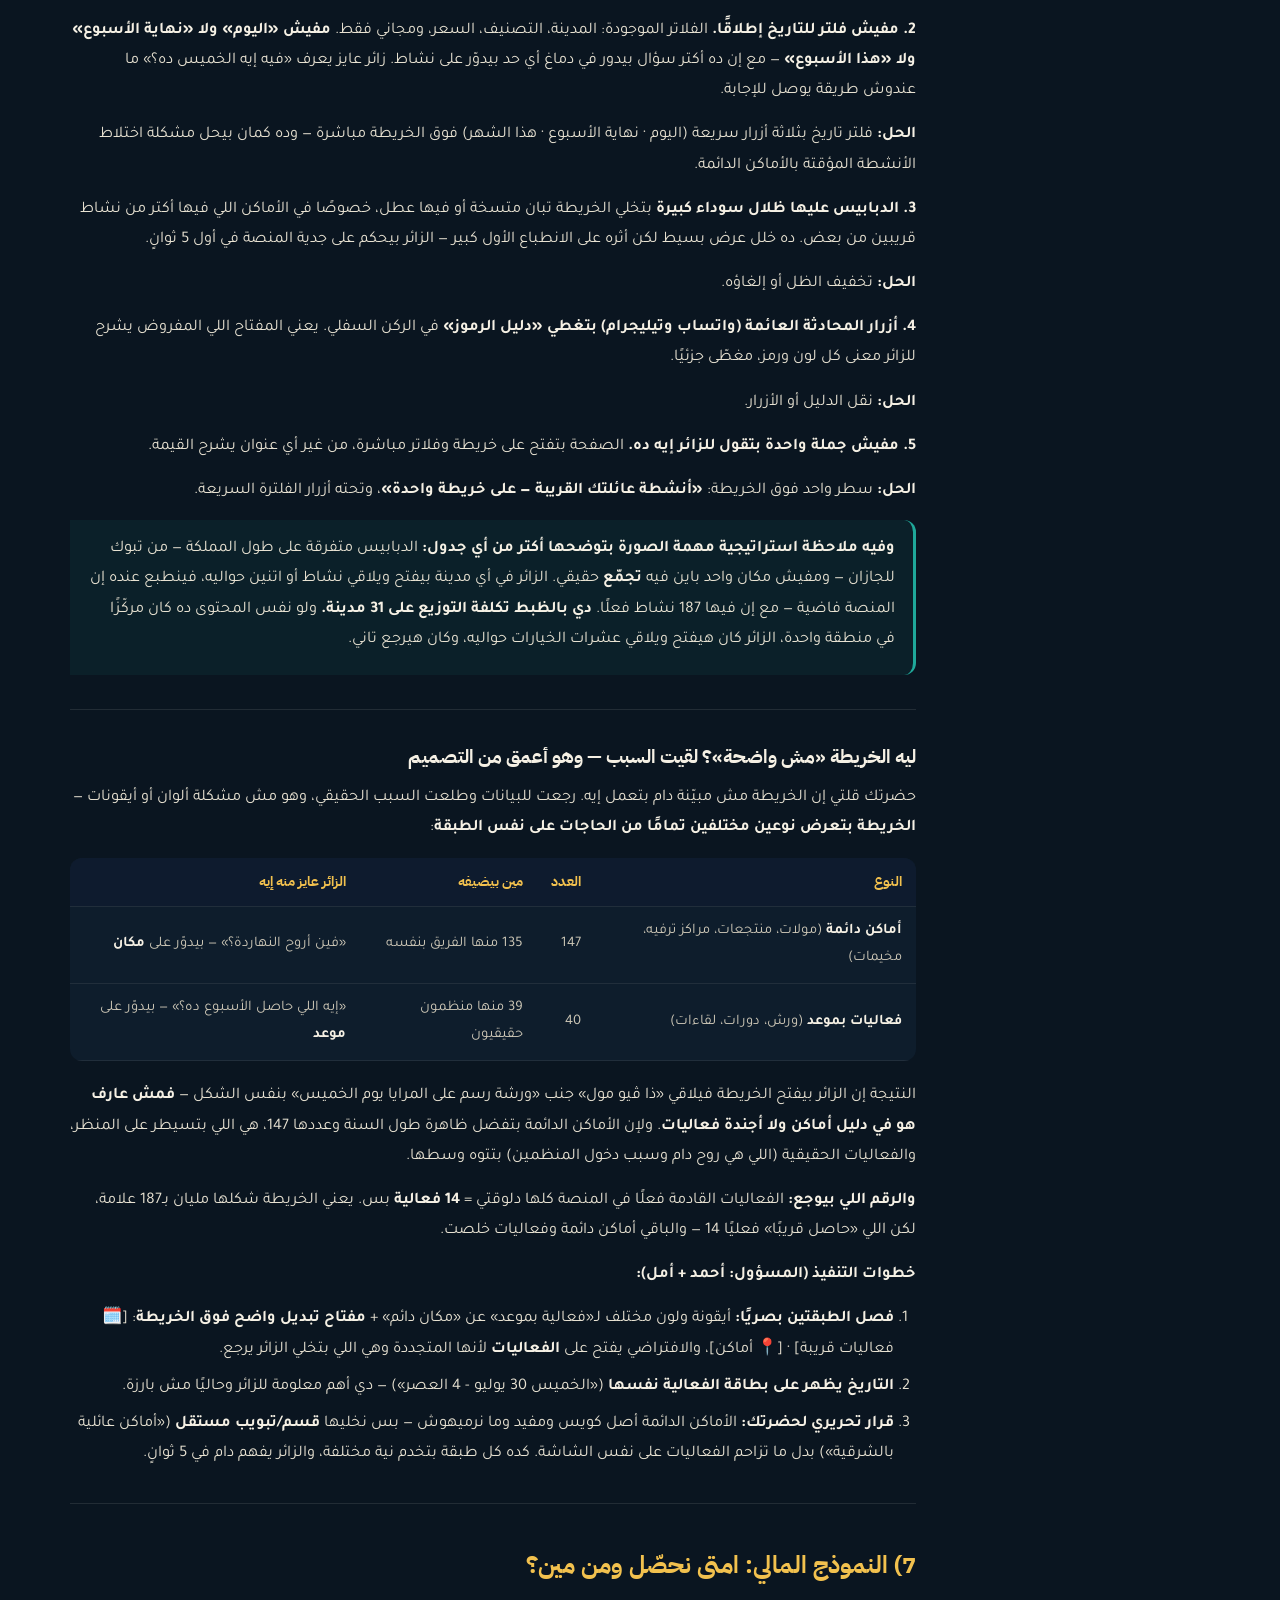
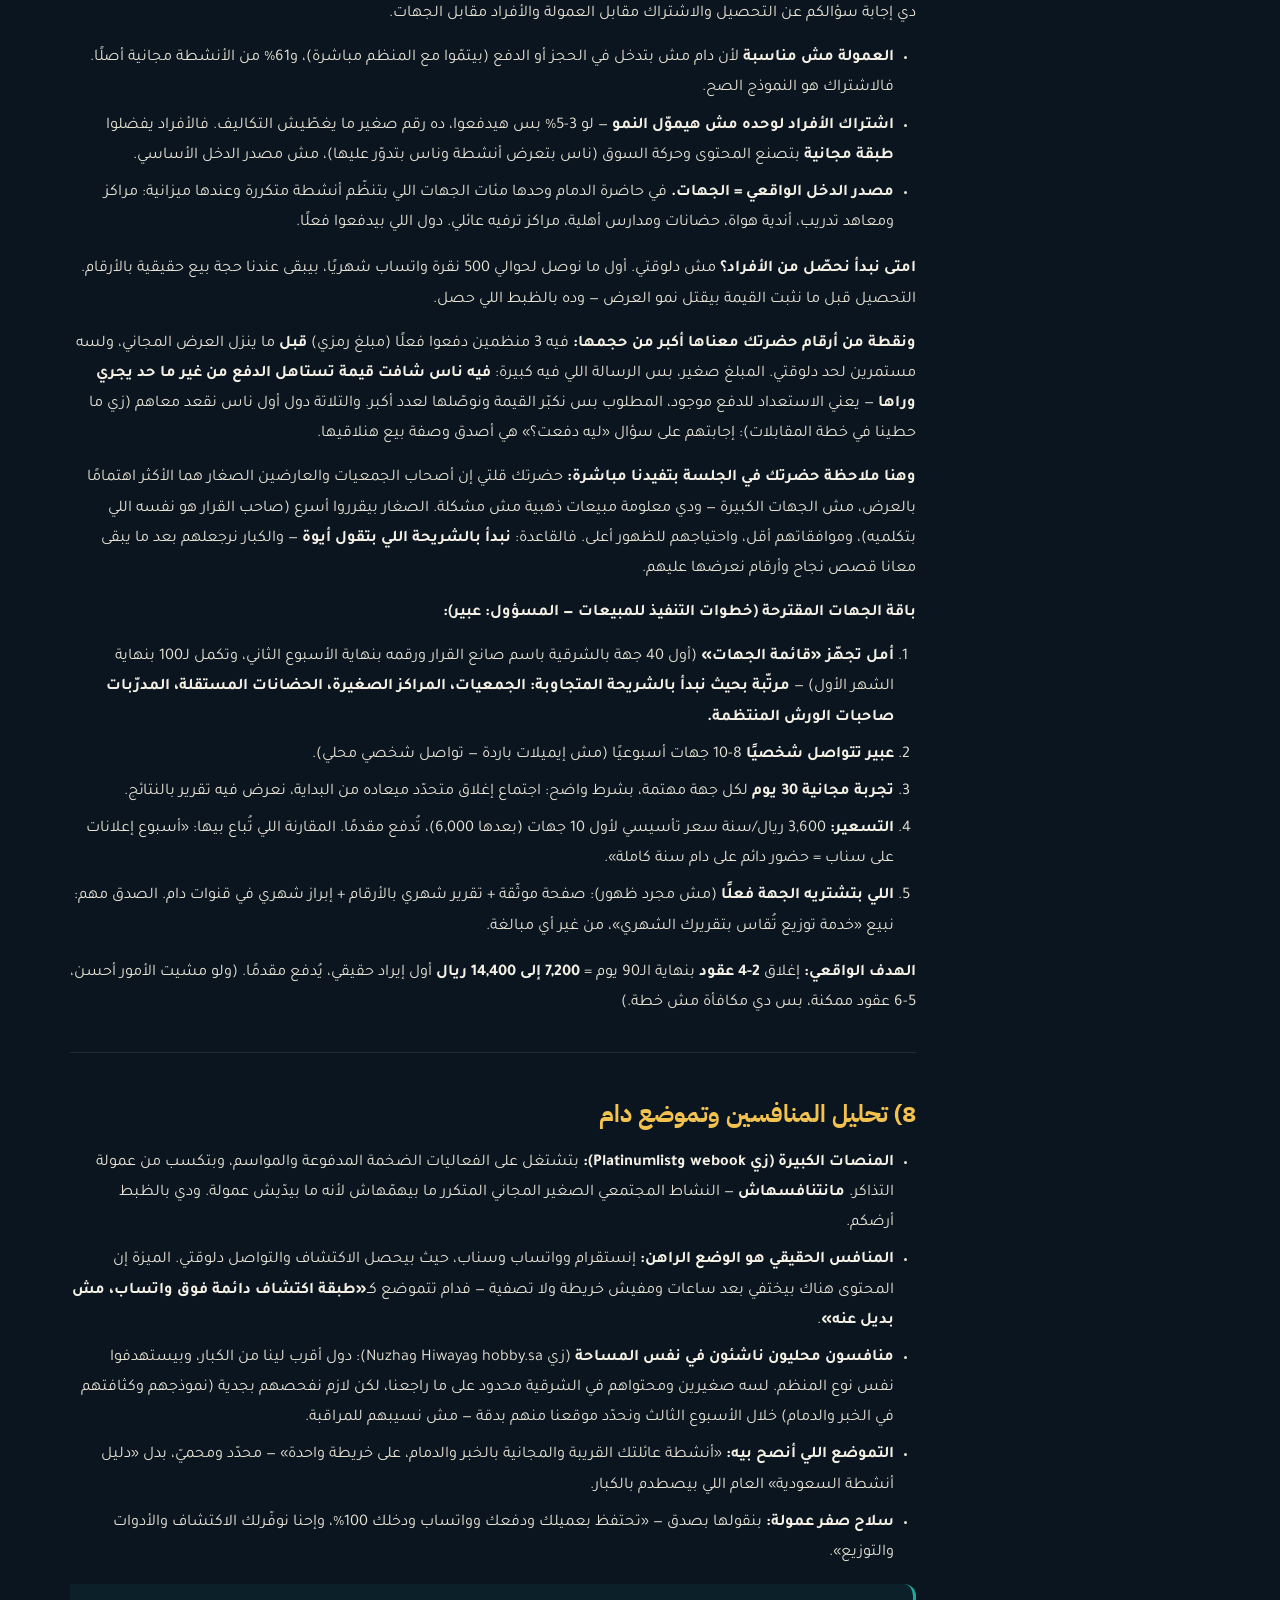
<file: pages/report.html>
<!DOCTYPE html>
<html lang="ar" dir="rtl">
<head>
<meta charset="UTF-8">
<meta name="viewport" content="width=device-width, initial-scale=1.0">
<meta name="robots" content="noindex, nofollow">
<title>التقييم الكامل لمنصة دام — خطة نمو دام</title>
<meta name="description" content="التشخيص بالأرقام الفعلية، أهم 5 أولويات بالأثر مقابل الجهد، المخاطر وطريقة التعامل معها، خريطة الدورة الكاملة، وقالب المتابعة الشهري.">
<meta name="theme-color" content="#12202f">
<meta property="og:type" content="website">
<meta property="og:site_name" content="خطة نمو دام">
<meta property="og:locale" content="ar_AR">
<meta property="og:title" content="التقييم الكامل لمنصة دام — 14 قسمًا">
<meta property="og:description" content="التشخيص بالأرقام الفعلية، أهم 5 أولويات بالأثر مقابل الجهد، المخاطر وطريقة التعامل معها، خريطة الدورة الكاملة، وقالب المتابعة الشهري.">
<meta property="og:url" content="https://kbakhit1.github.io/dam-growth-plan/pages/report.html">
<meta property="og:image" content="https://kbakhit1.github.io/dam-growth-plan/assets/img/og-image.png">
<meta property="og:image:secure_url" content="https://kbakhit1.github.io/dam-growth-plan/assets/img/og-image.png">
<meta property="og:image:type" content="image/png">
<meta property="og:image:width" content="1200">
<meta property="og:image:height" content="630">
<meta property="og:image:alt" content="خطة نمو منصة دام — 90 يومًا">
<meta name="twitter:card" content="summary_large_image">
<meta name="twitter:title" content="التقييم الكامل لمنصة دام — 14 قسمًا">
<meta name="twitter:description" content="التشخيص بالأرقام الفعلية، أهم 5 أولويات بالأثر مقابل الجهد، المخاطر وطريقة التعامل معها، خريطة الدورة الكاملة، وقالب المتابعة الشهري.">
<meta name="twitter:image" content="https://kbakhit1.github.io/dam-growth-plan/assets/img/og-image.png">
<link rel="icon" type="image/png" href="../assets/img/logo.png">
<link rel="stylesheet" href="../assets/css/main.css">
</head>
<body class="doc">
<div id="progress"></div>
<header class="site-header">
  <div class="container">
    <div class="brand"><a href="../index.html"><img src="../assets/img/logo.png" alt="دام"></a><span class="tag">التقييم الكامل</span><a class="pdf-btn" href="../pdf/report.pdf" download>PDF ⬇</a></div>
    <nav class="top-nav">
      <a href="../index.html">الخطة الرئيسية</a>
      <a href="report.html">التقييم</a>
      <a href="competitors.html">المنافسون</a>
      <a href="eastern.html">الشرقية</a>
      <a href="platform-review.html">المنصة</a>
      <a href="protection.html">الحماية</a>
    </nav>
  </div>
</header>
<div class="doc-hero"><div class="container">
  <h1>التقييم الكامل لمنصة دام</h1>
  <p class="meta">14 قسمًا: التشخيص بالأرقام الفعلية، وترتيب الأولويات، والإجابة الصريحة على «هل المشروع ممكن ينجح؟»</p>
</div></div>
<div class="container doc-layout">
  <nav class="doc-toc"><strong style="display:block;margin-bottom:8px;color:var(--gold);font-family:var(--f-head);font-size:.9rem">محتويات الصفحة</strong>
    <a href="#تقرير-استشاري-إعداد-خالد-بخيت" class="lvl3">تقرير استشاري — إعداد: خالد بخيت</a>
    <a href="#مقدمة" class="">مقدمة</a>
    <a href="#1-لو-كنت-مكانكم-القرار-المحوري-في-أول-90-يومًا" class="">1) لو كنت مكانكم: القرار المحوري في أول 90 يومًا</a>
    <a href="#ليه-الشرقية-بالذات-لأن-بياناتكم-هي-اللي-قالت-كده" class="lvl3">ليه الشرقية بالذات؟ لأن بياناتكم هي اللي قالت كده</a>
    <a href="#2-دام-واقفة-فين-دلوقتي-تقييم-مرحلة-النسخة-الأولى-من-المنتج" class="">2) دام واقفة فين دلوقتي؟ (تقييم مرحلة النسخة الأولى من المنت</a>
    <a href="#إجابة-سؤال-حضرتك-المباشر-هل-المشروع-ممكن-ينجح-وإيه-فرصته" class="lvl3">إجابة سؤال حضرتك المباشر: «هل المشروع ممكن ينجح؟ وإيه فرصته؟</a>
    <a href="#3-أهم-5-أولويات-في-الـ90-يومًا-مرتبة-بالأثر-مقابل-الجهد" class="">3) أهم 5 أولويات في الـ90 يومًا (مرتبة بالأثر مقابل الجهد)</a>
    <a href="#4-خطة-جذب-المنظمين-أهم-نقطة" class="">4) خطة جذب المنظمين (أهم نقطة)</a>
    <a href="#🔴-قبل-أي-موجة-أكبر-فرصة-عندكم-مش-في-الجذب-في-التكرار" class="lvl3">🔴 قبل أي موجة: أكبر فرصة عندكم مش في الجذب — في التكرار</a>
    <a href="#🔴-والحاجز-التاني-إحنا-بنطلب-من-الشريحة-اللي-عايزينها-ورقة-غالبًا-ما-مع" class="lvl3">✅ ملف أوراق التسجيل: سياستكم سليمة — والمطلوب تشغيلها</a>
    <a href="#وفيه-تفصيلة-في-مكان-الطلب-أهم-من-الطلب-نفسه" class="lvl3">وفيه تفصيلة في مكان الطلب أهم من الطلب نفسه</a>
    <a href="#الموجة-الأولى-نحيي-اللي-عندنا-الأرخص-والأسرع" class="lvl3">الموجة الأولى: نحيي اللي عندنا (الأرخص والأسرع)</a>
    <a href="#الموجة-الثانية-صيد-موجّه-في-الشرقية" class="lvl3">الموجة الثانية: صيد موجّه في الشرقية</a>
    <a href="#الموجة-الثالثة-قنوات-بالجملة-بالشرقية-فقط" class="lvl3">الموجة الثالثة: قنوات بالجملة (بالشرقية فقط)</a>
    <a href="#أفكار-إبداعية-إضافية-لتكثيف-جذب-الأنشطة-بناءً-على-طلب-حضرتك-في-الجلسة" class="lvl3">أفكار إبداعية إضافية لتكثيف جذب الأنشطة (بناءً على طلب حضرتك</a>
    <a href="#بنية-استقبال-المنظم-عشان-ما-نخسرهوش-بعد-ما-نجيبه" class="lvl3">بنية استقبال المنظم (عشان ما نخسرهوش بعد ما نجيبه)</a>
    <a href="#5-خطة-جذب-المستخدمين-بناء-الطلب" class="">5) خطة جذب المستخدمين (بناء الطلب)</a>
    <a href="#6-تجربة-الاستخدام-أهم-التحسينات" class="">6) تجربة الاستخدام: أهم التحسينات</a>
    <a href="#الخريطة-كما-يشوفها-الزائر-أول-مرة-خمس-مشاكل-كلها-تتصلّح-بسرعة" class="lvl3">الخريطة كما يشوفها الزائر أول مرة — خمس مشاكل، كلها تتصلّح ب</a>
    <a href="#ليه-الخريطة-مش-واضحة-لقيت-السبب-وهو-أعمق-من-التصميم" class="lvl3">ليه الخريطة «مش واضحة»؟ لقيت السبب — وهو أعمق من التصميم</a>
    <a href="#7-النموذج-المالي-امتى-نحصّل-ومن-مين" class="">7) النموذج المالي: امتى نحصّل ومن مين؟</a>
    <a href="#8-تحليل-المنافسين-وتموضع-دام" class="">8) تحليل المنافسين وتموضع دام</a>
    <a href="#المشهد-في-الشرقية-تحديدًا-مش-فراغ-لكنه-مجزّأ-ودي-فرصتكم" class="lvl3">المشهد في الشرقية تحديدًا: مش فراغ، لكنه مجزّأ — ودي فرصتكم</a>
    <a href="#والقيد-الحقيقي-رقم-واحد-مش-موجود-في-أي-مصدر-عام" class="lvl3">والقيد الحقيقي: رقم واحد مش موجود في أي مصدر عام</a>
    <a href="#9-الجانب-التقني-اللي-نطوّره-دلوقتي-واللي-نأجّله" class="">9) الجانب التقني: اللي نطوّره دلوقتي واللي نأجّله</a>
    <a href="#اللي-نعمله-دلوقتي-بالترتيب-المسؤول-أحمد-بمهام-محددة-بسعر-ثابت-لكل-حزمة" class="lvl3">اللي نعمله دلوقتي (بالترتيب — المسؤول: أحمد بمهام محددة بسعر</a>
    <a href="#اللي-نأجّله-لما-يثبت-الطلب-عليه" class="lvl3">اللي نأجّله (لما يثبت الطلب عليه)</a>
    <a href="#10-العمليات-وهيكل-الفريق" class="">10) العمليات وهيكل الفريق</a>
    <a href="#دفتر-حماية-دام-عشان-اللي-حصل-مع-المطورين-السابقين-ما-يتكررش-أبدًا" class="lvl3">دفتر حماية دام — عشان اللي حصل مع المطورين السابقين ما يتكرر</a>
    <a href="#خريطة-الدورة-الكاملة-ونقاط-التدخّل-اليدوي-=-قائمة-التطوير-الصح" class="lvl3">خريطة الدورة الكاملة ونقاط التدخّل اليدوي (= قائمة التطوير ا</a>
    <a href="#11-مؤشرات-الأداء-KPIs-وقالب-المتابعة" class="">11) مؤشرات الأداء (KPIs) وقالب المتابعة</a>
    <a href="#12-أهم-المخاطر-وإزاي-نتعامل-معاها" class="">12) أهم المخاطر وإزاي نتعامل معاها</a>
    <a href="#13-خطة-الـ90-يومًا-أسبوعًا-بأسبوع" class="">13) خطة الـ90 يومًا — أسبوعًا بأسبوع</a>
    <a href="#الشهر-الأول-الأساس-والإحياء" class="lvl3">الشهر الأول — الأساس والإحياء</a>
    <a href="#الشهر-الثاني-محرك-الطلب-والقيمة-المقاسة" class="lvl3">الشهر الثاني — محرك الطلب والقيمة المقاسة</a>
    <a href="#الشهر-الثالث-أول-إيراد-وتثبيت" class="lvl3">الشهر الثالث — أول إيراد وتثبيت</a>
    <a href="#14-اللي-اتوضّح-من-حضرتك-واللي-لسه-محتاجينه" class="">14) اللي اتوضّح من حضرتك واللي لسه محتاجينه</a>
    <a href="#خاتمة" class="">خاتمة</a>
  </nav>
  <article class="doc-body">
<h2 id="تقييم-منصة-دام-وخطة-الـ90-يومًا">تقييم منصة «دام» وخطة الـ90 يومًا</h2>
<h3 id="تقرير-استشاري-إعداد-خالد-بخيت">تقرير استشاري — إعداد: خالد بخيت</h3>
<hr>
<h2 id="مقدمة">مقدمة</h2>
<p>أستاذة عبير، تحية طيبة وبعد،</p>
<p>بين إيديكم التقييم الكامل لمنصة «دام» زي ما اتفقنا: تقييم عملي، صريح، ومبني على أرقامكم الفعلية اللي راجعتها من داخل المنصة وعلى اللي حضرتك وضّحتيه في جلستنا الأولى — مش كلام عام ينفع أي مشروع. هدفي من الورقة دي إن حضرتك تقفلي كل صفحة وحضرتك عارفة <strong>بالظبط</strong> إيه اللي نعمله بكرة الصبح، ومين يعمله، وإزاي نعرف إننا نجحنا.</p>
<p>نظّمت التقرير بحيث كل قسم بيجاوب على سؤال من أسئلتكم، وكل توصية معاها <strong>خطوات تنفيذ مرقّمة</strong> — مين المسؤول، وإزاي نقيس إنها اتعملت. والتزمت في كل بند بواقعكم: فريق صغير، ميزانية محسوبة، من غير إعادة بناء ولا توظيف كبير.</p>
<p>وقبل ما ندخل في التفاصيل، فيه حاجة لازم تتقال في الأول لأنها حقيقية: إنتوا عديتوا أصعب مرحلة في أي منصة ذات طرفين، وهي إثبات إن فيه عرض حقيقي — عندكم أنشطة فعلية على خريطة شغّالة في أكتر من مدينة. ده أساس مش أي حد بيوصله، والخطة اللي جاية كلها هتقف عليه.</p>
<hr>
<h2 id="1-لو-كنت-مكانكم-القرار-المحوري-في-أول-90-يومًا">1) لو كنت مكانكم: القرار المحوري في أول 90 يومًا</h2>
<p>خليني أبدأ بالإجابة المباشرة على سؤالكم «لو كنت مكان المؤسس، هتعمل إيه في أول 90 يوم؟»، وبعدها أفصّل كل جزء.</p>
<blockquote>
<p><strong>لو كنت مكانكم، كنت هوقف التوسّع تمامًا، وأحوّل دام من «دليل وطني منتشر على مدن كتير» إلى «سوق حي مُصغّر في منطقة واحدة: الشرقية».</strong></p>
</blockquote>
<p>المعنى إن كل ساعة عمل وكل ريال في الـ90 يوم الجايين يتصرفوا في الشرقية بس، وعلى الشريحة اللي حضرتك شغّالة عليها فعلًا وبتعرفيها كويس: <strong>أنشطة الأطفال والأنشطة النسائية</strong> (والتوسّع للشباب اللي حضرتك ذكرتيه خطوة طبيعية جاية — بس بعد ما النموذج يثبت في الشريحة الحالية، مش دلوقتي). السبب بسيط: المنصة اللي منتشرة على 30 مدينة بأنشطة قليلة في كل مدينة، الزائر بيفتحها ما بيلاقيش حاجة قريبة منه فيسيبها. لكن لو في الرياض لقى عشرات الأنشطة الحقيقية القريبة، بيرجع ويحكي لغيره. <strong>الكثافة في مكان واحد هي اللي بتحوّل الدليل لعادة.</strong></p>
<h3 id="ليه-الشرقية-بالذات-لأن-بياناتكم-هي-اللي-قالت-كده">ليه الشرقية بالذات؟ لأن بياناتكم هي اللي قالت كده</h3>
<p>دي أهم نقطة في التقرير، وأنا وصلتلها بطريق غير متوقع. لما بدأت المراجعة، كانت كل المؤشرات السطحية بتقول «الرياض»: هي أكتر مدينة فيها أنشطة على الخريطة (35 نشاط). بس لما نزلت لتفاصيل البيانات، طلعت الحقيقة مختلفة تمامًا:</p>
<p><strong>من الـ35 نشاط في الرياض، حوالي 25 منهم أماكن دخّلها الفريق بنفسه.</strong> يعني العرض العضوي الحقيقي في الرياض = <strong>10 أنشطة من 8 منظمين</strong>. أما المنطقة الشرقية — اللي مكانتش ظاهرة في الصدارة أصلًا — فعندها <strong>29 نشاط من 13 منظّم مستقل</strong>.</p>
<div class="tbl"><table><thead><tr><th></th><th><strong>الشرقية</strong></th><th><strong>الرياض</strong></th></tr></thead><tbody><tr><td>أنشطة عضوية حقيقية</td><td><strong>29</strong></td><td>10</td></tr><tr><td>منظمون مستقلون نشروا</td><td><strong>13</strong></td><td>8</td></tr><tr><td>منظمون نشروا أكتر من مرة</td><td><strong>4</strong></td><td>2</td></tr><tr><td>أقوى منظّم في المنصة كلها</td><td><strong>11 نشاط — القطيف</strong></td><td>نشاطين</td></tr><tr><td>تاني أقوى منظّم</td><td><strong>5 أنشطة — الجبيل</strong></td><td>نشاطين</td></tr></tbody></table></div>
<p><strong>والخلاصة اللي أحب أقولها لحضرتك بصراحة:</strong> إنتوا كنتوا شايفين إن الرياض هي الفرصة، والحقيقة إن <strong>السوق الحقيقي اتكوّن تحت رجليكم من غير ما تخططوا له</strong>. أقوى منظّمين في المنصة كلها في القطيف والجبيل. الشركة نفسها في الخبر. الناس اللي بتنشر فعلًا جيرانكم.</p>
<p>ده مش تصحيح لقرار غلط — ده <strong>اكتشاف أصل موجود ومش مستغل</strong>. وفي كل تجارب المنصات اللي درستها، القاعدة واحدة: <strong>ابدأ من حيث عندك زخم، مش من حيث السوق أكبر.</strong> بناء سوق من الصفر في مدينة على بُعد 400 كيلومتر — بـ10 ساعات أسبوعيًا وميزانية محسوبة — رهان صعب جدًا. بينما تكثيف سوق نصّه اتبنى فعلًا، وعلى بُعد نص ساعة بالعربية، رهان معقول.</p>
<p><strong>العقدة المقترحة بالتحديد: حاضرة الدمام الكبرى — الدمام والخبر والظهران والقطيف.</strong> أربع مدن في نطاق 40 كيلومتر، الناس بتتنقل بينها يوميًا، فهي عمليًا <strong>سوق واحد</strong> مش أربعة. والجبيل امتداد طبيعي بعدها.</p>
<p><strong>والحجم كافي تمامًا</strong> (أرقام تعداد 2022 من هيئة الإحصاء):</p>
<div class="tbl"><table><thead><tr><th>المدينة</th><th>السكان</th></tr></thead><tbody><tr><td>الدمام (محافظة)</td><td>1,532,326</td></tr><tr><td>الخبر</td><td>658,550</td></tr><tr><td>القطيف</td><td>552,442</td></tr><tr><td>الجبيل</td><td>505,162</td></tr><tr><td>الظهران</td><td>143,963</td></tr><tr><td><strong>الإجمالي</strong></td><td><strong>3,392,443</strong></td></tr></tbody></table></div>
<p>يعني <strong>3.4 مليون نسمة</strong> في العنقود (66% من سكان المنطقة الشرقية اللي إجماليها 5.1 مليون). ومنهم <strong>أكتر من 1.2 مليون طفل تحت 15 سنة</strong> على مستوى المنطقة، و<strong>+700 ألف طالب وطالبة</strong> في التعليم العام. ومتوسط الدخل المتاح للأسرة في الشرقية <strong>18,661 ريال شهريًا — التاني على مستوى المملكة بعد الرياض</strong>.</p>
<p><strong>يعني جانب الطلب مش هو القيد.</strong> فيه ناس وفيه أطفال وفيه قدرة شرائية. القيد في حتة تانية خالص هنقولها بعد شوية.</p>
<p><strong>وميزة إضافية مهمة:</strong> الرياض هي المدينة اللي كل المنافسين بيتزاحموا فيها — منصات الأطفال والأدلة والحسابات الكبيرة كلها مركّزة هناك. الشرقية أقل ازدحامًا، والأهم إنها <strong>بيتك</strong> — تعرفي ناسها وأحياءها وبازاراتها، وتقدري تقابلي منظّم أو جهة وجهًا لوجه في نفس اليوم. <strong>الميزة دي مش موجودة عندك في الرياض بأي فلوس.</strong></p>
<p><em>(والرياض مش ملغية — هي المدينة التانية في الخطة، بعد ما وصفة الشرقية تثبت وتتوثّق. التوسّع بينسخ نجاح، مش بيجرّب من الأول.)</em></p>
<hr>
<p>ونقطة مهمة على تجربة حضرتك السابقة مع استهداف مدينة واحدة — إن كان بييجي زوّار من مدن تانية: دي حاجة كويسة ومش بتتعارض مع القرار خالص. <strong>التركيز المقصود هنا تركيز جهد وفلوس، مش قفل للمنصة.</strong> الخريطة هتفضل مفتوحة لكل المدن، وأي زائر أو منظّم من بره الرياض أهلًا بيه ومحدش هيمنعه — إحنا بس مش هنصرف ساعة شغل ولا ريال تسويق بره الرياض في التسعين يوم دول. ولما وصفة الرياض تنجح وتتوثّق، ننقلها زي ما هي للمدينة اللي بعدها.</p>
<p>القرار ده بيقوم على خمس تحوّلات بنشتغل عليها بالتوازي:</p>
<ol>
<li><strong>الجغرافيا:</strong> من الانتشار على مدن كتير → تركيز كامل على <strong>حاضرة الدمام الكبرى</strong> (الدمام–الخبر–الظهران–القطيف).</li>
<li><strong>المنظمون:</strong> من انتظار إنهم يسجّلوا لوحدهم → تفعيل اللي عندنا فعلًا ومساعدتهم بإيدينا.</li>
<li><strong>الجمهور:</strong> من انتظار زوّار ما بييجوش → محرك محتوى أسبوعي يوصّلهم ويرجّعهم.</li>
<li><strong>القيمة:</strong> من وعد «هنجيبلك جمهور» → رقم حقيقي نعرضه للمنظم: «كذا شخص ضغطوا يتواصلوا معاك عن طريق دام».</li>
<li><strong>الإيراد:</strong> من صفر وانتظار الأفراد → أول دخل حقيقي من الجهات (مراكز، معاهد، أندية، مدارس).</li>
</ol>
<hr>
<h2 id="2-دام-واقفة-فين-دلوقتي-تقييم-مرحلة-النسخة-الأولى-من-المنتج">2) دام واقفة فين دلوقتي؟ (تقييم مرحلة النسخة الأولى من المنتج)</h2>
<p>عشان الخطة تكون على أرض صلبة، لازم نتفق على تشخيص صريح للوضع. دي أهم الأرقام — من مراجعتي للوحة التحكم، وبعد ما حضرتك أكّدتيها وصحّحتيها بالأرقام الفعلية (وشكرًا على الدقة والصراحة دي، لأنها اللي بتخلّي الخطة حقيقية):</p>
<div class="tbl"><table><thead><tr><th>المؤشر</th><th>الرقم الفعلي (بتأكيد حضرتك)</th><th>اللي بيقوله</th></tr></thead><tbody><tr><td>منظمون فعليون سجّلوا</td><td>75</td><td>قاعدة كويسة أبدت اهتمام فعلي</td></tr><tr><td>منهم نشروا فعلًا</td><td><strong>27</strong></td><td>أحسن من تقدير حضرتك (15) — الرقم من بيانات النظام نفسه</td></tr><tr><td>منهم نشروا أكتر من مرة</td><td><strong>10</strong></td><td>دول رأس المال الحقيقي — وأقواهم منظّم واحد عنده 11 نشاط</td></tr><tr><td>الباقي بلا أي نشر</td><td>48 (64%)</td><td><strong>دي الفجوة الأولى: ناس دخلت الباب ووقفت</strong></td></tr><tr><td>إجمالي المعروض على الخريطة</td><td>187</td><td>لكنها نوعان مختلفان (تفصيلهم في القسم 6)</td></tr><tr><td>— منها أماكن دائمة</td><td>147</td><td>135 منها من إدخال الفريق</td></tr><tr><td>— منها فعاليات بموعد</td><td>40</td><td>39 منها من منظمين حقيقيين ✅</td></tr><tr><td><strong>الفعاليات القادمة فعلًا دلوقتي</strong></td><td><strong>14 بس</strong></td><td>👈 ده اللي الزائر بيلاقيه حي — و25 فعالية تانية حصلت وخلصت وما اتكررتش (القسم 4)</td></tr><tr><td>المستخدمون (الجمهور)</td><td>~20</td><td>الطلب لسه ما اتبناش — ومفيش تسويق اتعمل للجمهور أصلًا، وجزء منهم منظمين اتسجلوا بالخطأ كمستخدمين</td></tr><tr><td>الإيراد الفعلي</td><td>عدد محدود من الاشتراكات المدفوعة المبكرة مبلغ رمزي)</td><td>كلها قبل العرض المجاني — وأصحابها لسه مستمرين (نقطة مهمة هنرجعلها)</td></tr><tr><td><strong>أكتر منطقة فيها عرض عضوي حقيقي</strong></td><td><strong>الشرقية: 29 نشاط من 13 منظّم</strong> (مقابل 10 من 8 بالرياض)</td><td>👈 دي المفاجأة اللي غيّرت التوصية — التفصيل تحت</td></tr></tbody></table></div>
<p><strong>أهم 3 مشاكل نلخّصها صراحة</strong> (ده جوهر جاهزية المنتج): (1) <strong>قمع التفعيل مكسور من ناحيتين</strong> — 64% من المنظمين سجّلوا وما نشروش، <strong>ومن الـ27 اللي نشروا فعلًا، 10 بس كرّروا</strong> — يعني حتى اللي عدّى الباب ما استمرّش (القسم 4)؛ (2) <strong>الطلب لسه ما اتبناش</strong> — حوالي 20 مستخدم بس (وده طبيعي لأن مفيش تسويق اتوجه للجمهور لحد دلوقتي — يعني مش فشل، ده شغل لسه ما بدأش)؛ (3) <strong>هشاشة تقنية</strong> — سيرفر بلا نسخ احتياطي وخطر فقدان بيانات. أي حاجة تانية بتيجي بعد التلاتة دول.</p>
<p><strong>الخلاصة بصراحة:</strong> المنصة أثبتت إن ممكن يبقى فيها محتوى، لكنها لسه ما أثبتتش الدورة الكاملة اللي بتخلّيها جاهزة للنمو — إن منظم ينشر، ومستخدم يكتشف، ويتواصل، والنشاط يحصل، ويتكرر. فتقييمي إن دام <strong>جاهزة للتصحيح المركّز، مش للتوسّع أو للبحث عن مستثمر دلوقتي</strong>. البحث عن مستثمر وإحنا على إيراد صفر وطلب ضعيف هيكون مبكرًا وهيقلّل قيمة المنصة؛ التوقيت الصح بعد ما نوصل لأول 20-30 منظم بيدفعوا فعلًا ومعدل تكرار صحي.</p>
<p>ونقطة مهمة عن الأنشطة المُدخَلة من الفريق: ده في حد ذاته مش غلط — ناس كتير جدًا في بدايتها بتعمل كده عشان الخريطة ما تبانش فاضية. بس المهم إننا نفصلها عن العضوي في المتابعة، ونبدأ نحوّلها لأنشطة حقيقية من منظمين حقيقيين، عشان الرقم اللي قدامنا يبقى صادق ونبني عليه قرارات صح.</p>
<h3 id="إجابة-سؤال-حضرتك-المباشر-هل-المشروع-ممكن-ينجح-وإيه-فرصته">إجابة سؤال حضرتك المباشر: «هل المشروع ممكن ينجح؟ وإيه فرصته؟»</h3>
<p>ده أهم سؤال في الاستشارة كلها، ومن حق حضرتك تاخدي عليه إجابة صريحة مش مجاملة — خصوصًا إن حضرتك بتموّلي المشروع بتمويل ذاتي وبسقف شهري متفق عليه.</p>
<p><strong>إجابتي: الفكرة نفسها سليمة والفرصة حقيقية — لكن بشرط تغيير طريقة التشغيل.</strong> المنطق اللي دام قايمة عليه (دليل يجمع أنشطة مجتمعية متفرقة في مكان واحد) نجح في أسواق كتير حوالين العالم، والسوق السعودي بيكبر في الاتجاه ده بقوة. والمشاكل اللي شفتها في الأرقام — تفعيل ضعيف، طلب لسه ما اتبناش، إيراد صفر — دي كلها <strong>مشاكل ترتيب تشغيل قابلة للإصلاح، مش عيب في الفكرة</strong>.</p>
<p>لكن بدل ما أقول لحضرتك «كمّلي» أو «وقّفي» كلام مرسل، الخطة دي متصممة عشان تجاوب السؤال ده <strong>بالأرقام، وبتكلفة معروفة وسقف زمني واضح</strong>:</p>
<ol>
<li><strong>تكلفة الاختبار محدودة ومعروفة مقدمًا:</strong> بالصرف الحالي (الصرف الشهري الجاري)، الـ90 يوم دول هيكلّفوا مبلغ محدود متفق عليه + حزم تقنية صغيرة بسعر ثابت متفق عليه قبل أي التزام. مفيش مفاجآت.</li>
<li><strong>في نهايتهم فيه محطة قرار واضحة:</strong> لو وصلنا 2-4 عقود جهات موقّعة و300+ تواصل واتساب شهريًا، يبقى المشروع <strong>أثبت جدواه بفلوس حقيقية</strong> — ويستاهل يكمل ويتوسّع، وساعتها أول العقود دي (7,200-14,400 ريال مدفوعة مقدمًا) بتكون غطّت معظم تكلفة الفترة نفسها.</li>
<li><strong>ولو ما وصلناش رغم تنفيذ الخطة بأمانة:</strong> يبقى معانا إجابة موضوعية مبنية على تجربة حقيقية، بتوفّر على حضرتك استنزاف مفتوح من تمويلك الذاتي — وده في حد ذاته مكسب، لأن أسوأ سيناريو لأي مؤسس هو الاستمرار سنين على «يمكن».</li>
</ol>
<p><strong>يعني باختصار: الخطة دي مش بس خطة نمو — دي اختبار الجدوى اللي حضرتك طالباه، بأقل تكلفة ممكنة، وبنقطة قرار محترمة في الحالتين.</strong> والمراجعات الشهرية اللي فيها (نهاية كل شهر) بتديكي 3 فرص قرار مش فرصة واحدة.</p>
<hr>
<h2 id="3-أهم-5-أولويات-في-الـ90-يومًا-مرتبة-بالأثر-مقابل-الجهد">3) أهم 5 أولويات في الـ90 يومًا (مرتبة بالأثر مقابل الجهد)</h2>
<p>دي البوصلة. لو اضطرينا نختار، الترتيب ده هو اللي يتنفّذ:</p>
<div class="tbl"><table><thead><tr><th>#</th><th>الأولوية</th><th>الأثر</th><th>الجهد</th><th>ليه</th></tr></thead><tbody><tr><td>1</td><td><strong>تأمين البيانات + بناء القياس</strong></td><td>وجودي</td><td>منخفض</td><td>عطل واحد ممكن يمسح كل شغلكم؛ وبدون قياس بنمشي بالعمى</td></tr><tr><td>2</td><td><strong>إحياء المنظمين الخاملين + ربط الحافز بالنشر</strong></td><td>عالي</td><td>منخفض–متوسط</td><td>أرخص عرض ممكن — ناس أبدت نية بالفعل</td></tr><tr><td>3</td><td><strong>محرك محتوى أسبوعي («أجندة الشرقية»)</strong></td><td>عالي</td><td>متوسط</td><td>بيبني الطلب المعدوم بأقل تكلفة، وده تخصص حضرتك</td></tr><tr><td>4</td><td><strong>أول إيراد حقيقي من الجهات</strong></td><td>عالي</td><td>متوسط</td><td>المخرج المالي الواقعي الوحيد للمرحلة دي</td></tr><tr><td>5</td><td><strong>أداة للمنظم + توزيع عبر المنظمين + ظهور في جوجل</strong></td><td>متوسط–عالي (بيتراكم)</td><td>متوسط</td><td>كل منظم يجيب جمهوره، وترافيك مجاني مستمر</td></tr></tbody></table></div>
<p>القاعدة الحاكمة فوق دي كلها: <strong>نبني الطلب قبل ما نوسّع العرض، وكله في الشرقية بس.</strong></p>
<hr>
<h2 id="4-خطة-جذب-المنظمين-أهم-نقطة">4) خطة جذب المنظمين (أهم نقطة)</h2>
<p><strong>التشخيص:</strong> الطريقة الحالية بتعتمد إن المنظم يسجّل ويكمّل لوحده — ودي مش شغّالة، بدليل إن 75% وقفوا. وكمان العرض الحالي (بلس مجانًا) مربوط بمجرد <strong>التسجيل</strong>، فطلّع حسابات فاضية. والدرس من كل المنصات الناجحة إن محدش استنى التسجيل الذاتي — كلهم <strong>صنعوا العرض بإيديهم في الأول</strong>.</p>
<p>الخطة بتشتغل على ثلاث موجات بالترتيب:</p>
<h3 id="🔴-قبل-أي-موجة-أكبر-فرصة-عندكم-مش-في-الجذب-في-التكرار">🔴 قبل أي موجة: أكبر فرصة عندكم مش في الجذب — في التكرار</h3>
<p>راجعت بيانات المنصة بالتفصيل، ولقيت الرقم اللي في رأيي أهم رقم في التقرير كله:</p>
<p><strong>27 منظّم نشروا على دام. 10 بس منهم نشروا أكتر من مرة.</strong></p>
<p>يعني <strong>17 منظّم جرّبوا المنصة مرة واحدة واختفوا</strong>. ودول — مش المنظمين الجداد — أرخص فرصة عندكم على الإطلاق، للأسباب دي:</p>
<ul>
<li>عرفوا دام، وسجّلوا، واتعبوا في إدخال نشاطهم فعلًا. يعني <strong>عدّوا كل الخطوات اللي بنحاول نعدّي بيها أي منظّم جديد</strong>.</li>
<li>نشاطهم اشتغل وخلص. ولإن الورش والدورات بطبيعتها <strong>بتتكرر</strong>، فأغلبهم عندهم نشاط تاني وتالت — بس مش على دام.</li>
<li><strong>ومحدش كلّمهم بعد ما نشاطهم خلص.</strong></li>
</ul>
<p><strong>والصورة الأوسع:</strong> من 39 فعالية نشرها منظمون حقيقيون على دام من البداية، <strong>14 بس قادمة دلوقتي والـ25 الباقية حصلت وخلصت</strong>. ودي حاجة طبيعية تمامًا — الورشة بتتعمل وتخلص. <strong>المشكلة مش إن الفعاليات بتنتهي، المشكلة إن صاحبها ما بيرجعش ينزّل التانية.</strong></p>
<p><strong>خطوات التنفيذ:</strong></p>
<ol>
<li><strong>حملة «كرّرها»</strong> (المسؤول: أمل — أسبوعان): رسالة واحدة لكل منظّم نشاطه خلص:</li>
</ol>
<blockquote>
<p>«سلام عليكم، لاحظت إن ورشة [الاسم] اللي نشرتيها على دام خلصت. تحبي ننزّلها مرة تانية؟ أرسلي لي التاريخ الجديد وأنا أنشرها لك خلال ساعة — من غير ما تعملي أي شيء.»</p>
</blockquote>
<ol>
<li><strong>وبعدها نأتمت الرسالة دي</strong> (المسؤول: أحمد): قبل انتهاء أي نشاط بيومين، رسالة تلقائية: «ورشتك بكرة — تحبي ننزّل نسخة للأسبوع الجاي بنفس التفاصيل؟ ردي بـ1»، والرد بـ1 ينشئ النسخة فورًا. <strong>كده التكرار يبقى تلقائي بدل ما يعتمد على إن المنظّم يفتكر.</strong></li>
</ol>
<p><strong>المكسب:</strong> لو ربع الـ25 بس رجعوا، العرض القادم يرتفع <strong>من 14 لحوالي 20 فعالية (+43%)</strong> — بصفر تكلفة، ومن غير منظّم جديد واحد.</p>
<p><strong>وفيه حاجة تانية في نفس السياق:</strong> فيه <strong>9 أنشطة مستنية موافقة الأدمن من شهر أبريل</strong> (يعني 3 شهور)، منها 3 من منظمين حقيقيين في القطيف. المنظّم اللي بيستنى 3 شهور بيعتبر المنصة مهجورة. <strong>الحل:</strong> قاعدة «كل نشاط جديد يتراجع خلال 24 ساعة» + تنبيه لأمل بأي نشاط جديد.</p>
<hr>
<h3 id="🔴-والحاجز-التاني-إحنا-بنطلب-من-الشريحة-اللي-عايزينها-ورقة-غالبًا-ما-مع">✅ ملف أوراق التسجيل: سياستكم سليمة — والمطلوب تشغيلها بس</h3>
<p><strong>حضرتك بتقبلي وثيقة العمل الحر من البداية وأغلب منظّماتكم موثّقات بيها</strong> — وده قرار صح جدًا: أكبر منافس (webook) بيشترط السجل التجاري، ودام بتقبل الوثيقة المجانية الفورية. يعني <strong>مفيش حاجز أوراق في سياستكم</strong> — الميزة موجودة، والمطلوب تشغيلها في ثلاث خطوات صغيرة (البند 5 في الخطة):</p>
<ol>
<li><strong>«أعلني مبكرًا»:</strong> سطر واضح في أول خطوة تسجيل بالمتطلبات (مع رابط إصدار الوثيقة) — بدل ما المنظّمة تكتشفها في آخر خطوة بعد ما تكون تعبت في كل حاجة فتقف. وبيانات اللي بيقفوا محفوظة عندكم أصلًا — ودي ميزة.</li>
<li><strong>قائمة الإحياء الذهبية:</strong> الأستاذ أحمد يطلّع قائمة كل منظّمة وصلت لخطوة الأوراق وما كمّلتش → رسالة شخصية من أمل لكل واحدة مع دليل إصدار الوثيقة في دقايق — دي أدفأ قائمة في المنصة كلها.</li>
<li><strong>الإبراز:</strong> سطر في صفحة «للمنظمين»: «وثيقة العمل الحر المجانية تكفي للبدء» — قدام شريحة بتفترض إن السجل التجاري شرط، الجملة دي وحدها بتفتح الباب.</li>
</ol>
<hr>
<h3 id="الموجة-الأولى-نحيي-اللي-عندنا-الأرخص-والأسرع">الموجة الأولى: نحيي اللي عندنا (الأرخص والأسرع)</h3>
<p>قبل ما ندوّر على منظمين جداد، عندنا حوالي 60 منظم سجّلوا وما كمّلوش — دول أرخص فرصة عندنا.</p>
<p><strong>خطوات التنفيذ:</strong></p>
<ol>
<li><strong>مقابلات قصيرة أول أسبوعين</strong> (المسؤول: أمل/عبير): نبدأ بأهم 8 أشخاص في المنصة كلها — <strong>الـ3 اللي دفعوا فعلًا</strong> (نسألهم: ليه دفعتوا؟ إيه القيمة اللي شفتوها؟ — إجابتهم هي وصفة البيع الجاية) <strong>والـ5 اللي كرّروا النشر</strong>، وبعدهم عيّنة من الخاملين: ليه انضممت؟ إيه اللي وقفك؟ (ده أرخص بحث سوق ممكن، وكل الخطة بعده بتتعاير عليه).</li>
<li><strong>حملة إحياء شخصية على واتساب</strong> (المسؤول: أمل، 15-20 منظم أسبوعيًا) برسالة زي: «أهلًا [الاسم]، لاحظت إنك سجّلت في دام وما أضفت نشاطك. لو تبعتلي بوستر أو تفاصيل أقرب نشاط عندك، أنا أبنيه وأنشره لك خلال ساعة بدون ما تعمل أي حاجة. تحب أبدأ؟» — ده بيشيل التعب كله عن المنظم.</li>
<li><strong>نصلّح منطق الحافز</strong> (المسؤول: عبير + أحمد): أي عرض أو ميزة مجانية تُصرف <strong>عند نشر أول نشاط فعلي</strong>، مش عند التسجيل.</li>
</ol>
<p><strong>مقياس النجاح:</strong> تحويل 15-25 منظم من الخاملين إلى ناشرين خلال 60-75 يوم (النطاق متعاير على سعة أمل الفعلية — 10 ساعات أسبوعيًا).</p>
<h3 id="الموجة-الثانية-صيد-موجّه-في-الشرقية">الموجة الثانية: صيد موجّه في الشرقية</h3>
<p><strong>خطوات التنفيذ:</strong></p>
<ol>
<li><strong>رصد يومي</strong> (المسؤول: أمل): كل يوم نلاقي 5-10 منظمين نشروا نشاطًا لسه على إنستقرام/سناب في الشرقية.</li>
<li><strong>رسالة مخصّصة فورية</strong> تشير للنشاط بالاسم وتعرض «أجهّزلك صفحتك وأنشرها خلال 5 دقائق مجانًا» — الرسالة المخصّصة بتجيب استجابة ضعف الرسالة العامة.</li>
<li><strong>إثبات قبل الطلب:</strong> حساب دام يروّج منظمين حاليين مجانًا، عشان المنظم الجديد يشوف الفايدة قبل ما نطلب منه حاجة.</li>
</ol>
<h3 id="الموجة-الثالثة-قنوات-بالجملة-بالشرقية-فقط">الموجة الثالثة: قنوات بالجملة (بالشرقية فقط)</h3>
<p><strong>خطوات التنفيذ:</strong></p>
<ol>
<li><strong>شراكة مع أندية «هاوي»</strong> (المسؤول: أمل تجهّز، عبير تعتمد المكالمة): نعرض فعاليات أنديتهم بالشرقية على الخريطة مجانًا مقابل إشارة رسمية لدام — ده بيجيب محتوى حقيقي وغطاء رسمي.</li>
<li><strong>تحويل الأنشطة المُدخَلة لصفحات «غير مُطالَب بها»</strong> ودعوة أصحابها: «ده نشاطك؟ استلمه وأدِره مجانًا» — بيحوّل المخزون الحالي لأداة اكتساب.</li>
</ol>
<h3 id="أفكار-إبداعية-إضافية-لتكثيف-جذب-الأنشطة-بناءً-على-طلب-حضرتك-في-الجلسة">أفكار إبداعية إضافية لتكثيف جذب الأنشطة (بناءً على طلب حضرتك في الجلسة)</h3>
<p>حضرتك طلبتي أفكار إبداعية قوية لجذب مزيد من الأنشطة القريبة — دي أقوى 7 أفكار وصلنالها بعد تفكير مخصوص في السؤال ده، وكلها ملتزمة بواقعكم: تكلفة صفر أو رمزية، تنفيذ بالفريق الحالي، وكلها بتتقاس بنفس العملة (نقرات الواتساب). ومش مطلوب ننفذهم كلهم — نبدأ باتنين أو تلاتة حسب سعة أمل، ونكثّف اللي يثبت نفسه:</p>
<ol>
<li><strong>لوحة «مطلوب في الشرقية» — نقلب المعادلة:</strong> بدل ما نطارد المنظّمات بمنصة لسه بتكبر، نجمع طلبات الأمهات الحقيقية («بدوّر على ورشة رسم لبنت 7 سنين في حي الراكة») في صفحة عامة، وأمل توصّل كل طلب للمنظّمات المناسبات برسالة: «فيه أم بتدوّر على نشاطك بالظبط — انشري ووصليلها». كده النشر على دام مبقاش «تسجيل في منصة»، بقى <strong>استلام عميلة جاهزة</strong> — وطلب واحد حقيقي بيقنع أكتر من أي رسالة تسويقية. <em>(البداية بنموذج جوجل مجاني وصفر تطوير · المقياس: 10+ طلبات أسبوعيًا، ونسبة تحوّلها لنشاط منشور خلال 72 ساعة)</em></li>
</ol>
<ol>
<li><strong>«كرّريها بـ1» — محرك التكرار على واتساب:</strong> أضعف رقم في بياناتكم هو التكرار (5 بس بيكرّروا النشر)، مع إن أنشطة الأطفال والنساء دورية بطبيعتها. الفكرة: قبل انتهاء النشاط بيومين، المنظّمة توصلها رسالة «ننزّلها للأسبوع الجاي بنفس التفاصيل؟ ردي بـ1» — ولما الورشة تكتمل، صفحتها تعرض «اكتمل العدد — الحقي النسخة الجاية» فتجمع المهتمات المتأخرات كطلب مضمون للنسخة الجاية. <em>(تبدأ يدوي من أمل مع الـ15 النشطين فورًا، وتتأتمت في الشهر الثالث · المقياس: المكرّرون من 5 لـ12)</em></li>
</ol>
<ol>
<li><strong>«دليل مساحات الورش بالشرقية» — وفصول الحضانات الفاضية جوهرته:</strong> أكبر عائق عند المدرّبة الهاوية مش التسويق — إنها ما تلاقيش مكان مناسب لورشتها. نبني أول دليل «مساحات صديقة للورش» بالشرقية (كافيهات عائلية، قاعات مكتبات، وعلى رأسها فصول الحضانات المجهزة الفاضية بعد الظهر)، فالمدرّبة تيجي تدوّر على مكان، تكتشف دام، وتنشر ورشتها فيها — ودام تتحول من دليل أنشطة لبنية تحتية لسوق الورش كله. <em>(~250 ريال ملصقات باركود QR — الكود المربع اللي الزائر بيمسحه بكاميرا الجوال فيوصل للصفحة فورًا · المقياس: 15 مساحة منضمة في شهر + عدد المنظِّمات الجدد اللي جم من الدليل)</em></li>
</ol>
<ol>
<li><strong>صفقات الجملة — البازارات النسائية ولجان التنمية:</strong> بدل صيد المنظّمات واحدة واحدة، صفقة واحدة بتجيب دفعة كاملة. نعمل لإدارة البازار النسائي «خريطة رقمية مجانية للبازار» بكل ركن وعارضة — والشرط إن كل عارضة عايزة تظهر يبقى ليها حساب منظّمة على دام، يعني <strong>الإدارة نفسها هي اللي بتسجّل العارضات لصالحنا</strong>. ونفس المنطق مع لجان التنمية الاجتماعية بالأحياء: ننشر دوراتهم مجانًا + تقرير مهتمين أسبوعي، مقابل جلسة تسجيل جماعي حي لشبكة مدرّبات اللجنة. <em>(0-100 ريال للبازار · المقياس: 15+ عارضة مسجّلة لكل بازار، ولجنتين في شهرين)</em></li>
</ol>
<ol>
<li><strong>جامعة الإمام عبدالرحمن بن فيصل — خط إنتاج منظِّمات بيتجدد لوحده:</strong> الجامعة موجودة في الدمام على بُعد دقايق من مقر حضرتك، وطالبات كليات التربية ورياض الأطفال والأندية الطلابية بينظّموا ورش أطفال فعلية كمشاريع وساعات عملية — ومشكلتهم إن مفيش أي سجل عام يثبت الخبرة دي عند التخرج. عرضنا: صفحة المنظِّمة على دام = <strong>«بورتفوليو تنظيم موثّق»</strong> (عدد الأنشطة وتواريخها والمهتمين اللي تواصلوا) تحطه الطالبة في سيرتها الذاتية. النتيجة: دفعة منظِّمات جديدة كل فصل دراسي، بصفر تكلفة — وقربها الجغرافي بيخلي جلسة واحدة حضوريًا ممكنة من غير سفر. <em>(صفر ريال · المقياس: 20 طالبة لكل جلسة تعريفية + نسبة اللي نشروا نشاط تاني خلال الفصل)</em></li>
</ol>
<ol>
<li><strong>ماستركلاس شهري من حضرتك: «سوّقي ورشتك من جوالك»:</strong> أكبر وجع عند المنظّمات الصغيرات هو التسويق بالذات — وده تخصص حضرتك. جلسة شهرية مجانية 60 دقيقة بمحتوى تسويقي حقيقي مفيد (مش إعلان مقنّع)، والتمرين العملي في نص الجلسة: «في الـ10 دقايق الجايين هننشئ مع بعض صفحة نشاطك على دام» — فكل حاضرة تخرج وهي ناشرة فعلًا، حتى اللي عمرها ما سمعت عن دام. <em>(صفر ريال — Google Meet مجاني، وساعتين شهريًا من وقت حضرتك · المقياس: نسبة الحاضرات اللي نشروا خلال 72 ساعة — الهدف فوق 50%)</em></li>
</ol>
<ol>
<li><strong>«استوديو دام» — قوالب بوسترات أنيقة ببلاش:</strong> أي قروب أمهات بالشرقية مليان بوسترات ورش متصممة على عجل. نبني مكتبة 10-12 قالب Canva احترافي لبوسترات ورش الأطفال والأنشطة النسائية، تتوزع مجانًا بشرط مدمج في التصميم: كل قالب فيه شريط «تلاقين النشاط ده على خريطة دام + QR» بيوصّل لصفحة نشاط المنظّمة نفسها — يعني من غير نشاط منشور على دام، مفيش بوستر. فكل بوستر بتنشره المنظّمة في أي قروب أو ستوري بيبقى <strong>إعلان لدام بتوزّعه المنظّمة بنفسها وبحماس</strong>. <em>(صفر ريال تقريبًا · المقياس: عدد اللي مسحوا باركود البوسترات — كود مميز لكل بوستر فنعرف إن الزيارة جت منه)</em></li>
</ol>
<p><strong>الخيط المشترك في السبعة:</strong> كل فكرة بتقدّم قيمة حقيقية للمنظّمة الأول (عميلة جاهزة، مكان، شبكة، مكانة، مهارة، أداة) — وبعدين بتاخد النشر على دام كنتيجة طبيعية. ده أضمن طريق لبناء عرض حقيقي بيكبر لوحده، بدل ما يفضل الفريق مضطر يضيف الأنشطة بنفسه.</p>
<h3 id="بنية-استقبال-المنظم-عشان-ما-نخسرهوش-بعد-ما-نجيبه">بنية استقبال المنظم (عشان ما نخسرهوش بعد ما نجيبه)</h3>
<ol>
<li><strong>نبسّط نموذج «أضف نشاطًا» لأربع خانات بس</strong> (اسم/مكان/تاريخ/رقم واتساب)، والصورة اختيارية أو يبعتها واتساب وأمل ترفعها. (كل خانة زيادة بتخسّرنا نسبة من المنظمين، ورفع الصور بالذات أكبر نقطة يقفوا عندها.)</li>
<li><strong>أول ما ينشر، يطلعله رابط وباركود جاهزين</strong> يشاركهم لجمهوره هو، فتيجي أول ضغطات من ناسه — ونبعتله رسالة تهنئة أول ما توصل أول ضغطة.</li>
</ol>
<hr>
<h2 id="5-خطة-جذب-المستخدمين-بناء-الطلب">5) خطة جذب المستخدمين (بناء الطلب)</h2>
<p><strong>قبل الخطة، نجاوب سؤالكم مباشرة: «كام نشاط نحتاج قبل ما نجذب الجمهور؟»</strong> الإجابة: <strong>مفيش عتبة نستناها.</strong> المحرك الإعلامي بيبني الطلب من المخزون الموجود حاليًا فورًا (المحتوى بيروّج الأنشطة اللي عندنا دلوقتي)، والعتبة الوحيدة اللي ليها معنى (70-80 نشاط عضوي حي) هي عتبة التوسّع لمدينة تانية، مش عتبة نبدأ بيها الجذب. يعني نبني الطرفين مع بعض من اليوم الأول.</p>
<p><strong>التشخيص:</strong> التسويق للجمهور لسه ما بدأش أصلًا — وده مش تقصير، ده ترتيب حضرتك الواعي: كل الشغل الحالي دعوات شخصية للمنظمين + حملات تجريبية صغيرة جدًا بميزانية متواضعة (جوجل + تيك توك وإنستقرام، موجّهة للمنظمين ولزيادة المتابعين مش للجمهور). وحضرتك قلتيها بنفسك: بيانات Google Analytics الحالية مش أساس نعتمد عليه — <strong>وأنا متفق تمامًا، ومش هبني عليها أي حكم عن الجمهور.</strong> بس فيه درس واحد بتقوله البيانات دي حتى بحجمها الصغير، وهيبقى ذهب وقت الحملات المكثفة اللي حضرتك مخططاها بعد النسخة الجديدة: قمم الزيارات اللي بتظهر وقت أي حملة بتختفي لما الحملة بتقف. عشان كده ترتيب الخطة مهم: <strong>(1)</strong> نركّب القياس الأول (عدّاد الواتساب)، <strong>(2)</strong> نبني المحرك العضوي اللي بيتراكم ويفضل شغال من غير صرف، <strong>(3)</strong> وساعتها حملاتك المكثفة بتنزل على أرض جاهزة — كل ريال فيها بيتقاس بنتيجة حقيقية (نقرة تواصل مع منظم)، مش بمشاهدات. <strong>ونقطة مبشّرة من نفس البيانات على صغرها:</strong> صفحة «باقات المنظمين» اتشافت 221 مرة — فيه فضول حقيقي على الباقات، محتاج بس قيمة واضحة تستقبله.</p>
<p><strong>وبخصوص هدف الـ1000 متابع لفتح رابط البايو في تيك توك</strong> (إنتوا دلوقتي حوالي 500): هدف ذكي وماشيين معاه — والمحرك الإعلامي في الخطة دي (3-4 مقاطع أسبوعيًا بعناوين بحث) هو نفسه أسرع وأرخص طريق ليه، لأن المحتوى المنتظم بيجيب متابعين حقيقيين أكتر من إعلانات المتابعين وبيبني جمهور بيتفرج فعلًا. ولحد ما نوصل للـ1000، مش هنستنى عشان نحوّل ناس: الرابط بيتحط في <strong>أول كومنت مثبّت</strong> على كل مقطع + <strong>رد آلي على أي رسالة خاصة</strong> + <strong>بايو إنستقرام</strong> (مفيهوش شرط عدد متابعين) + <strong>قناة الواتساب</strong>. يعني التحويل شغال من النهارده، والبايو بييجي في معاده.</p>
<p>والمبدأ اللي هنشتغل بيه مجرّب: <strong>«الإعلام قبل المنصة»</strong> — نبني الجمهور بره المنصة الأول بمحتوى، وبعدين نصبّه في الخريطة. وده تحديدًا تخصص حضرتك كمسوّقة، فهو أقوى سلاح في إيد الفريق.</p>
<p><strong>خطوات التنفيذ:</strong></p>
<ol>
<li><strong>إطلاق حساب/هوية «دام — أجندة الشرقية»</strong> (المسؤول: أمل تنفّذ، عبير تشرف): 3-4 مقاطع أسبوعيًا من الأنشطة الموجودة (زي «5 أنشطة مجانية لعائلتك بالخبر والدمام الأسبوع ده»). ننشرها على تيك توك وريلز وسناب مع بعض. والعناوين نكتبها كعبارات بحث («أنشطة أطفال بالرياض») — لأن الناس بتدوّر على السوشيال زي ما بتدوّر على جوجل.</li>
<li><strong>دليل الويكند لمجموعات الأمهات</strong> (المسؤول: أمل): صورة أسبوعية أنيقة بـ5 أنشطة نصّها مجاني، تتشارك في 10-15 مجموعة واتساب/فيسبوك للأمهات بصيغة «خدمة» مش إعلان. والشراكات مع أصحاب المجموعات الكبيرة (أمل تفاوض، عبير تقفل).</li>
<li><strong>قناة واتساب أسبوعية</strong> تبثّ كل خميس صباحًا 5 أنشطة منتقاة — دي قناة رجوع الجمهور، ورابطها يتحط في كل مقطع وكل صفحة.</li>
<li><strong>الظهور في جوجل</strong> (المسؤول: أحمد): إضافة «بيانات منظّمة» لكل صفحة نشاط (يعني كود بسيط جوّه الصفحة بيخلّي جوجل يفهم إنها «فعالية» بمكان وتاريخ، فيعرضها بشكل أوضح في نتائج البحث) + صفحات تجميع بعنوان بحثي («ورش أطفال بالخبر») — دي قناة مجانية بتكبر مع الوقت والمنافسة عليها بالعربي شبه معدومة، فنزرعها بدري.</li>
<li><strong>نشيل حاجز التسجيل</strong> من مسار التصفح — الزائر مش محتاج حساب عشان يكتشف نشاط ويتواصل مع منظمه؛ ونستبدل «عدد المسجّلين» بمؤشرات حقيقية (نقرات واتساب + مشتركي القناة).</li>
<li><strong>تشغيل «سيركل العميل»:</strong> جدول متابعة بثماني مراحل لكل منظّمة (من أول تواصل لحد التكرار) بإيقاع 10 دقايق يوميًا — كل عميلة ليها مرحلة وإجراء جاي، فمفيش عميلة بتضيع في اللخبطة. (الملف التشغيلي الكامل مرفق.)</li>
</ol>
<hr>
<h2 id="6-تجربة-الاستخدام-أهم-التحسينات">6) تجربة الاستخدام: أهم التحسينات</h2>
<p>فيه نقاط بتضر الثقة أو بتكسر القياس، وأغلبها تصليحه سريع:</p>
<div class="tbl"><table><thead><tr><th>الملاحظة</th><th>الأثر</th><th>خطوة التنفيذ (المسؤول: أحمد)</th></tr></thead><tbody><tr><td>عدّادات تظهر «صفر» في أول الصفحة</td><td>تهزّ ثقة الزائر في أول ثوانٍ</td><td>تصليح تحريك العدّادات</td></tr><tr><td>بيانات المنظم (إيميل/جوال) مكشوفة في صفحة النشاط</td><td>الزائر يتصل مباشرة فنخسر القياس، ونسهّل تخطّي المنصة</td><td>إخفاؤها وحصر التواصل في زر واتساب واحد محسوب (بنعدّ كل ضغطة عليه)</td></tr><tr><td>نموذج إضافة النشاط طويل ورفع الصور صعب</td><td>أكبر سبب لتوقّف المنظمين</td><td>تبسيطه لـ4 خانات + الصورة عبر واتساب</td></tr><tr><td>الخريطة نصفها أنشطة قديمة/منتهية</td><td>الزائر يفتح ما يلاقيش حاجة حيّة</td><td>أرشفة المنتهي فورًا (بقاعدة: ما نفرّغش حي قبل ما يبقى فيه بديل حقيقي)</td></tr><tr><td><strong>الخريطة مش بتوصّل فكرتها للزائر الجديد</strong> — دي ملاحظة حضرتك نفسها في جلستنا، ولقيت السبب الجذري بالأرقام (تحت الجدول 👇)</td><td>الزائر يفتح، ما يفهمش «إيه ده بالظبط وبيفيدني بإيه؟»، ويمشي</td><td>فصل الطبقتين (تحت) + عنوان قيمة واضح فوق الخريطة + فتح تلقائي على مدينة الزائر بدل السعودية كلها + فلاتر بسيطة (الفئة / مجاني-مدفوع / اليوم-الأسبوع) + بطاقة معاينة غنية عند الضغط (صورة + سعر + تاريخ) بدل دبوس صامت</td></tr><tr><td><strong>النشاط اللي بينتهي بيختفي بصمت</strong> — المنظّم ما بيوصلهوش أي إشعار</td><td>فرصة تكرار ضايعة كل مرة</td><td>رسالة تلقائية قبل الانتهاء بيومين: «تحبي ننزّلها تاني؟» (القسم 4)</td></tr><tr><td>كرت الباقات فيه أرقام متعددة ومربكة</td><td>يشوّش على أي جهة جاية تدفع</td><td>سعر واحد ومدة واحدة لكل باقة</td></tr><tr><td><strong>أغلب المنظمين بيسجلوا بالخطأ كمستخدمين</strong> (ملاحظة حضرتك)</td><td>حسابات مكررة، وأرقام ملخبطة، ومنظم بيتوه قبل ما يبدأ</td><td>أول شاشة تسجيل تبقى سؤال واحد واضح بزرارين كبار: «عندي أنشطة وعايز أعرضها» / «بدوّر على أنشطة» — وكل زر يودّي لمسار مختلف</td></tr></tbody></table></div>
<hr>
<h3 id="الخريطة-كما-يشوفها-الزائر-أول-مرة-خمس-مشاكل-كلها-تتصلّح-بسرعة">الخريطة كما يشوفها الزائر أول مرة — خمس مشاكل، كلها تتصلّح بسرعة</h3>
<p>راجعت الخريطة بعين زائر داخل لأول مرة، ودي الملاحظات مرتّبة بالأثر:</p>
<p><strong>1. الخريطة بتفتح على المنطقة كلها، مش على مدينة الزائر.</strong> المشهد الافتراضي بيوصل حدوده لإيران وعُمان والسودان وإريتريا. يعني الأم اللي في الخبر بتفتح دام فتلاقي دبابيس على بُعد 1200 كيلومتر، ومش قادرة تعرف فيه إيه <strong>جنبها</strong>. ودي أخطر مشكلة، لأن كل زائر بيمر عليها.</p>
<p><strong>الحل:</strong> الخريطة تفتح تلقائيًا على مدينة الزائر (بإذن الموقع، أو بتقدير المدينة من الإنترنت)، وفي حالة عدم التحديد تفتح على المدينة اللي فيها أكبر عدد أنشطة — مش على السعودية كلها.</p>
<p><strong>2. مفيش فلتر للتاريخ إطلاقًا.</strong> الفلاتر الموجودة: المدينة، التصنيف، السعر، ومجاني فقط. <strong>مفيش «اليوم» ولا «نهاية الأسبوع» ولا «هذا الأسبوع»</strong> — مع إن ده أكتر سؤال بيدور في دماغ أي حد بيدوّر على نشاط. زائر عايز يعرف «فيه إيه الخميس ده؟» ما عندوش طريقة يوصل للإجابة.</p>
<p><strong>الحل:</strong> فلتر تاريخ بثلاثة أزرار سريعة (اليوم · نهاية الأسبوع · هذا الشهر) فوق الخريطة مباشرة — وده كمان بيحل مشكلة اختلاط الأنشطة المؤقتة بالأماكن الدائمة.</p>
<p><strong>3. الدبابيس عليها ظلال سوداء كبيرة</strong> بتخلي الخريطة تبان متسخة أو فيها عطل، خصوصًا في الأماكن اللي فيها أكتر من نشاط قريبين من بعض. ده خلل عرض بسيط لكن أثره على الانطباع الأول كبير — الزائر بيحكم على جدية المنصة في أول 5 ثوانٍ.</p>
<p><strong>الحل:</strong> تخفيف الظل أو إلغاؤه.</p>
<p><strong>4. أزرار المحادثة العائمة (واتساب وتيليجرام) بتغطي «دليل الرموز»</strong> في الركن السفلي. يعني المفتاح اللي المفروض يشرح للزائر معنى كل لون ورمز، مغطّى جزئيًا.</p>
<p><strong>الحل:</strong> نقل الدليل أو الأزرار.</p>
<p><strong>5. مفيش جملة واحدة بتقول للزائر إيه ده.</strong> الصفحة بتفتح على خريطة وفلاتر مباشرة، من غير أي عنوان يشرح القيمة.</p>
<p><strong>الحل:</strong> سطر واحد فوق الخريطة: <strong>«أنشطة عائلتك القريبة — على خريطة واحدة»</strong>، وتحته أزرار الفلترة السريعة.</p>
<blockquote>
<p><strong>وفيه ملاحظة استراتيجية مهمة الصورة بتوضحها أكتر من أي جدول:</strong> الدبابيس متفرقة على طول المملكة — من تبوك للجازان — ومفيش مكان واحد باين فيه <strong>تجمّع</strong> حقيقي. الزائر في أي مدينة بيفتح ويلاقي نشاط أو اتنين حواليه، فينطبع عنده إن المنصة فاضية — مع إن فيها 187 نشاط فعلًا. <strong>دي بالظبط تكلفة التوزيع على 31 مدينة.</strong> ولو نفس المحتوى ده كان مركّزًا في منطقة واحدة، الزائر كان هيفتح ويلاقي عشرات الخيارات حواليه، وكان هيرجع تاني.</p>
</blockquote>
<hr>
<h3 id="ليه-الخريطة-مش-واضحة-لقيت-السبب-وهو-أعمق-من-التصميم">ليه الخريطة «مش واضحة»؟ لقيت السبب — وهو أعمق من التصميم</h3>
<p>حضرتك قلتي إن الخريطة مش مبيّنة دام بتعمل إيه. رجعت للبيانات وطلعت السبب الحقيقي، وهو مش مشكلة ألوان أو أيقونات — <strong>الخريطة بتعرض نوعين مختلفين تمامًا من الحاجات على نفس الطبقة</strong>:</p>
<div class="tbl"><table><thead><tr><th>النوع</th><th>العدد</th><th>مين بيضيفه</th><th>الزائر عايز منه إيه</th></tr></thead><tbody><tr><td><strong>أماكن دائمة</strong> (مولات، منتجعات، مراكز ترفيه، مخيمات)</td><td>147</td><td>135 منها الفريق بنفسه</td><td>«فين أروح النهاردة؟» — بيدوّر على <strong>مكان</strong></td></tr><tr><td><strong>فعاليات بموعد</strong> (ورش، دورات، لقاءات)</td><td>40</td><td>39 منها منظمون حقيقيون</td><td>«إيه اللي حاصل الأسبوع ده؟» — بيدوّر على <strong>موعد</strong></td></tr></tbody></table></div>
<p>النتيجة إن الزائر بيفتح الخريطة فيلاقي «ذا ڤيو مول» جنب «ورشة رسم على المرايا يوم الخميس» بنفس الشكل — <strong>فمش عارف هو في دليل أماكن ولا أجندة فعاليات</strong>. ولإن الأماكن الدائمة بتفضل ظاهرة طول السنة وعددها 147، هي اللي بتسيطر على المنظر، والفعاليات الحقيقية (اللي هي روح دام وسبب دخول المنظمين) بتتوه وسطها.</p>
<p><strong>والرقم اللي بيوجع:</strong> الفعاليات القادمة فعلًا في المنصة كلها دلوقتي = <strong>14 فعالية</strong> بس. يعني الخريطة شكلها مليان بـ187 علامة، لكن اللي «حاصل قريبًا» فعليًا 14 — والباقي أماكن دائمة وفعاليات خلصت.</p>
<p><strong>خطوات التنفيذ (المسؤول: أحمد + أمل):</strong></p>
<ol>
<li><strong>فصل الطبقتين بصريًا:</strong> أيقونة ولون مختلف لـ«فعالية بموعد» عن «مكان دائم» + <strong>مفتاح تبديل واضح فوق الخريطة</strong>: [🗓️ فعاليات قريبة] · [📍 أماكن]، والافتراضي يفتح على <strong>الفعاليات</strong> لأنها المتجددة وهي اللي بتخلي الزائر يرجع.</li>
<li><strong>التاريخ يظهر على بطاقة الفعالية نفسها</strong> («الخميس 30 يوليو - 4 العصر») — دي أهم معلومة للزائر وحاليًا مش بارزة.</li>
<li><strong>قرار تحريري لحضرتك:</strong> الأماكن الدائمة أصل كويس ومفيد وما نرميهوش — بس نخليها <strong>قسم/تبويب مستقل</strong> («أماكن عائلية بالشرقية») بدل ما تزاحم الفعاليات على نفس الشاشة. كده كل طبقة بتخدم نية مختلفة، والزائر يفهم دام في 5 ثوانٍ.</li>
</ol>
<hr>
<h2 id="7-النموذج-المالي-امتى-نحصّل-ومن-مين">7) النموذج المالي: امتى نحصّل ومن مين؟</h2>
<p>دي إجابة سؤالكم عن التحصيل والاشتراك مقابل العمولة والأفراد مقابل الجهات.</p>
<ul>
<li><strong>العمولة مش مناسبة</strong> لأن دام مش بتدخل في الحجز أو الدفع (بيتمّوا مع المنظم مباشرة)، و61% من الأنشطة مجانية أصلًا. فالاشتراك هو النموذج الصح.</li>
<li><strong>اشتراك الأفراد لوحده مش هيموّل النمو</strong> — لو 3-5% بس هيدفعوا، ده رقم صغير ما يغطّيش التكاليف. فالأفراد يفضلوا <strong>طبقة مجانية</strong> بتصنع المحتوى وحركة السوق (ناس بتعرض أنشطة وناس بتدوّر عليها)، مش مصدر الدخل الأساسي.</li>
<li><strong>مصدر الدخل الواقعي = الجهات.</strong> في حاضرة الدمام وحدها مئات الجهات اللي بتنظّم أنشطة متكررة وعندها ميزانية: مراكز ومعاهد تدريب، أندية هواة، حضانات ومدارس أهلية، مراكز ترفيه عائلي. دول اللي بيدفعوا فعلًا.</li>
</ul>
<p><strong>امتى نبدأ نحصّل من الأفراد؟</strong> مش دلوقتي. أول ما نوصل لحوالي 500 نقرة واتساب شهريًا، بيبقى عندنا حجة بيع حقيقية بالأرقام. التحصيل قبل ما نثبت القيمة بيقتل نمو العرض — وده بالظبط اللي حصل.</p>
<p><strong>ونقطة من أرقام حضرتك معناها أكبر من حجمها:</strong> فيه 3 منظمين دفعوا فعلًا (مبلغ رمزي) <strong>قبل</strong> ما ينزل العرض المجاني، ولسه مستمرين لحد دلوقتي. المبلغ صغير، بس الرسالة اللي فيه كبيرة: <strong>فيه ناس شافت قيمة تستاهل الدفع من غير ما حد يجري وراها</strong> — يعني الاستعداد للدفع موجود، المطلوب بس نكبّر القيمة ونوصّلها لعدد أكبر. والتلاتة دول أول ناس نقعد معاهم (زي ما حطينا في خطة المقابلات): إجابتهم على سؤال «ليه دفعت؟» هي أصدق وصفة بيع هنلاقيها.</p>
<p><strong>وهنا ملاحظة حضرتك في الجلسة بتفيدنا مباشرة:</strong> حضرتك قلتي إن أصحاب الجمعيات والعارضين الصغار هما الأكثر اهتمامًا بالعرض، مش الجهات الكبيرة — ودي معلومة مبيعات ذهبية مش مشكلة. الصغار بيقرروا أسرع (صاحب القرار هو نفسه اللي بتكلميه)، وموافقاتهم أقل، واحتياجهم للظهور أعلى. فالقاعدة: <strong>نبدأ بالشريحة اللي بتقول أيوة</strong> — والكبار نرجعلهم بعد ما يبقى معانا قصص نجاح وأرقام نعرضها عليهم.</p>
<p><strong>باقة الجهات المقترحة (خطوات التنفيذ للمبيعات — المسؤول: عبير):</strong></p>
<ol>
<li><strong>أمل تجهّز «قائمة الجهات»</strong> (أول 40 جهة بالشرقية باسم صانع القرار ورقمه بنهاية الأسبوع الثاني، وتكمل لـ100 بنهاية الشهر الأول) — <strong>مرتّبة بحيث نبدأ بالشريحة المتجاوبة: الجمعيات، المراكز الصغيرة، الحضانات المستقلة، المدرّبات صاحبات الورش المنتظمة.</strong></li>
<li><strong>عبير تتواصل شخصيًا</strong> 8-10 جهات أسبوعيًا (مش إيميلات باردة — تواصل شخصي محلي).</li>
<li><strong>تجربة مجانية 30 يوم</strong> لكل جهة مهتمة، بشرط واضح: اجتماع إغلاق متحدّد ميعاده من البداية، نعرض فيه تقرير بالنتائج.</li>
<li><strong>التسعير:</strong> 3,600 ريال/سنة سعر تأسيسي لأول 10 جهات (بعدها 6,000)، تُدفع مقدمًا. المقارنة اللي تُباع بيها: «أسبوع إعلانات على سناب = حضور دائم على دام سنة كاملة».</li>
<li><strong>اللي بتشتريه الجهة فعلًا</strong> (مش مجرد ظهور): صفحة موثّقة + تقرير شهري بالأرقام + إبراز شهري في قنوات دام. الصدق مهم: نبيع «خدمة توزيع تُقاس بتقريرك الشهري»، من غير أي مبالغة.</li>
</ol>
<p><strong>الهدف الواقعي:</strong> إغلاق <strong>2-4 عقود</strong> بنهاية الـ90 يوم = <strong>7,200 إلى 14,400 ريال</strong> أول إيراد حقيقي، يُدفع مقدمًا. (ولو مشيت الأمور أحسن، 5-6 عقود ممكنة، بس دي مكافأة مش خطة.)</p>
<hr>
<h2 id="8-تحليل-المنافسين-وتموضع-دام">8) تحليل المنافسين وتموضع دام</h2>
<ul>
<li><strong>المنصات الكبيرة (زي webook وPlatinumlist):</strong> بتشتغل على الفعاليات الضخمة المدفوعة والمواسم، وبتكسب من عمولة التذاكر. <strong>مانتنافسهاش</strong> — النشاط المجتمعي الصغير المجاني المتكرر ما بيهمّهاش لأنه ما بيدّيش عمولة. ودي بالظبط أرضكم.</li>
<li><strong>المنافس الحقيقي هو الوضع الراهن:</strong> إنستقرام وواتساب وسناب، حيث بيحصل الاكتشاف والتواصل دلوقتي. الميزة إن المحتوى هناك بيختفي بعد ساعات ومفيش خريطة ولا تصفية — فدام تتموضع كـ<strong>«طبقة اكتشاف دائمة فوق واتساب، مش بديل عنه»</strong>.</li>
<li><strong>منافسون محليون ناشئون في نفس المساحة</strong> (زي hobby.sa وHiwaya وNuzha): دول أقرب لينا من الكبار، وبيستهدفوا نفس نوع المنظم. لسه صغيرين ومحتواهم في الشرقية محدود على ما راجعنا، لكن لازم نفحصهم بجدية (نموذجهم وكثافتهم في الخبر والدمام) خلال الأسبوع الثالث ونحدّد موقعنا منهم بدقة — مش نسيبهم للمراقبة.</li>
<li><strong>التموضع اللي أنصح بيه:</strong> «أنشطة عائلتك القريبة والمجانية بالخبر والدمام، على خريطة واحدة» — محدّد ومحميّ، بدل «دليل أنشطة السعودية» العام اللي بيصطدم بالكبار.</li>
<li><strong>سلاح صفر عمولة:</strong> بنقولها بصدق — «تحتفظ بعميلك ودفعك وواتساب ودخلك 100%، وإحنا نوفّرلك الاكتشاف والأدوات والتوزيع».</li>
</ul>
<blockquote>
<p><strong>ملاحظة تنفيذية:</strong> خلال الشهر الأول نسجّل كمنظم في المنصات المنافسة عشان نعرف رسومها الحقيقية غير المعلنة، ونثبّت أسعارنا على أساس واقعي.</p>
</blockquote>
<h3 id="المشهد-في-الشرقية-تحديدًا-مش-فراغ-لكنه-مجزّأ-ودي-فرصتكم">المشهد في الشرقية تحديدًا: مش فراغ، لكنه <strong>مجزّأ</strong> — ودي فرصتكم</h3>
<p>فحصت المشهد في العنقود بالتفصيل، والصورة تلات طبقات كل واحدة ناقصة حاجة:</p>
<p><strong>الطبقة الأولى — صوت جماهيري ضخم بلا بنية:</strong> شبكة <strong>«دليل فعاليات الشرقية»</strong> — إنستقرام <strong>441 ألف متابع</strong> (5,015 منشور) + سناب <strong>172 ألف</strong> + إكس <strong>144 ألف</strong> + قناة واتساب. نشطة (آخر تحديث 23 يوليو)، ومقرها المعلن <strong>حي العزيزية بالخبر</strong> — يعني جيرانكم. وبتبيع مساحة إعلانية برقم تواصل معلن، <strong>بلا قائمة أسعار منشورة</strong>.</p>
<blockquote>
<p><strong>وده مش منافس اشتراكات — ده إثبات حي إن في المنطقة جمهورًا ضخمًا مهتمًا بالفعاليات.</strong> الحساب ده <strong>مالوش خريطة، ولا فلترة، ولا صفحات منظمين</strong> — هو قناة محتوى. <strong>والشراكة معاه مستبعدة — حضرتك جرّبتيها فعلًا واترفضت</strong> (بيعتبروا أي منصة فعاليات منافسًا بيسحب جمهورهم حتى بمقابل). <strong>فالتعامل الأذكى: جمهوره مش محتاج موافقته</strong> — متابعو الصفحة متاحون للاستهداف الإعلاني المباشر على السوشيال لما تيجي مرحلة حملاتك، بفلاتر بتضبط الجودة (سيدات · آيفون · تعليم جامعي). بنستفيد من الجمهور اللي بناه، من غير تفاوض ولا رسوم.</p>
</blockquote>
<p><strong>الطبقة التانية — بنية محترمة بلا اتساع:</strong> <strong>مركز الملك عبدالعزيز الثقافي العالمي (إثراء) بالظهران</strong> — عنده متحف طفل (أول متحف طفل في المملكة لحد 12 سنة)، و«مهرجان الصغار»، وحوالي 2000 ورشة سنويًا، <strong>وصفحة برامج فيها فلترة بالعمر والفئة واللغة وتقويم وتصنيف سعري</strong>.</p>
<blockquote>
<p><strong>وهنا لازم أصحّح حاجة كنت هقولها لحضرتك وطلعت غير دقيقة:</strong> <strong>ما ينفعش نقول «مفيش حد عنده خريطة أو فلترة بالعمر»</strong> — إثراء عنده فلترة محترمة، والجملة دي هتنكسر قدام أول شخص يفتح موقعهم. الرسالة الصح والصامدة:</p>
<p><strong>«إثراء بيفلتر برامجه هو بس. وحسابات الفعاليات بتوصل للجميع بلا فلترة. ودام بتفلتر أنشطة الجميع عبر الخمس مدن.»</strong></p>
<p>وإثراء كمان <strong>مصدر محتوى وشريك محتمل، مش عميل اشتراك</strong> — جهة بحجمه مش هتدفع 3,600 ريال.</p>
</blockquote>
<p><strong>الطبقة التالتة — تذاكر تجارية شبه غائبة:</strong> Platinumlist الخبر في يوليو 2026 = <strong>فعاليتان بس</strong>، وصفر ورش صغيرة.</p>
<blockquote>
<p><strong>وتحفّظ مهم للأمانة:</strong> قسم الأطفال عندهم <strong>فاضي في الرياض كمان</strong> — يعني ده دليل على ضعف Platinumlist في السعودية كلها، <strong>مش دليل على ضعف الشرقية</strong>. مش هنستخدمه كحجة.</p>
</blockquote>
<p><strong>فين فرصة دام بالظبط؟</strong> في <strong>الطبقة الوسطى اللي مفيش حد واقف فيها</strong>: تجميع عابر للخمس مدن للمنظمين الصغار اللي <strong>ما بيوصلوش لإثراء</strong> و<strong>ما بيهمّوش Platinumlist</strong>. ده تموضع دقيق وصادق — أدق بكتير من «إحنا أول واحد بيعمل خريطة».</p>
<h3 id="والقيد-الحقيقي-رقم-واحد-مش-موجود-في-أي-مصدر-عام">والقيد الحقيقي: رقم واحد مش موجود في أي مصدر عام</h3>
<p>دوّرت بجدية على عدد المنظمين الصغار/الجهات القادرة على الدفع في العنقود — <strong>وما لقيتوش</strong>. المركز الوطني لتنمية القطاع غير الربحي بيعلن 6,348 منظمة على مستوى المملكة <strong>بلا توزيع إقليمي</strong>، ونشرات التعليم ملخصات وطنية بلا تفصيل للمدارس الأهلية بالمنطقة.</p>
<blockquote>
<p><strong>وده أهم سطر في القسم ده:</strong> <strong>حجم السكان ما بيقولش أي حاجة عن حجم إيرادك.</strong> 3.4 مليون نسمة ما بتساويش عميل واحد دافع. <strong>الرقم ده لازم يتبني بالإيد</strong> — مسح إنستقرام وخرائط جوجل في الخمس مدن للمراكز والحضانات والمدرّبات — وناتجه (عدد الجهات × 3,600) هو <strong>سقف إيرادك الحقيقي</strong>. ودي أهم مهمة تستاهل ساعات الفريق في الشهر الأول (وهي نفسها بند «قائمة المئة جهة» في الخطة).</p>
</blockquote>
<hr>
<h2 id="9-الجانب-التقني-اللي-نطوّره-دلوقتي-واللي-نأجّله">9) الجانب التقني: اللي نطوّره دلوقتي واللي نأجّله</h2>
<p>الخبر المطمئن: <strong>مش محتاجين إعادة بناء.</strong> الأساس التقني للمنصة سليم للمرحلة دي، والمشاكل تشغيلية (أمان وترتيب) أكتر منها في تصميم النظام نفسه. بنشتغل بمبدأ واضح: <strong>لا ميزة قبل الأمان، ولا بناء قبل ما نتأكد إن فيه طلب عليه.</strong></p>
<h3 id="اللي-نعمله-دلوقتي-بالترتيب-المسؤول-أحمد-بمهام-محددة-بسعر-ثابت-لكل-حزمة">اللي نعمله دلوقتي (بالترتيب — المسؤول: أحمد بمهام محددة بسعر ثابت لكل حزمة)</h3>
<ol>
<li><strong>نسخ احتياطي يومي تلقائي، ونجرّب استرجاعه فعلًا</strong> — دي أول حاجة وأهم حاجة، وما تتأجّلش يوم.</li>
<li><strong>نوقف التعديل المباشر على الموقع المنشور</strong> لحد ما تبقى فيه بيئة تجربة ونسخة احتياطية نرجعلها.</li>
<li><strong>نركّب القياس:</strong> عدّاد يسجّل كل ضغطة على زر واتساب — دي «لحظة التحويل» الرسمية لدام من النهاردة (يعني اللحظة اللي بنعتبر فيها إن الزائر وصل فعلًا للمنظم).</li>
<li><strong>نفصل الأنشطة الحقيقية عن اللي أدخلها الفريق</strong> في المتابعة (في الأول بجدول يدوي بسيط، من غير تطوير).</li>
<li><strong>نوقف الحذف النهائي للأنشطة المنتهية:</strong> حاليًا النشاط المنتهي بيتحذف من البيانات خالص بعد حوالي 3 شهور — وده معناه إننا بنمسح تاريخ المنصة بإيدينا: أرقام بنحتاجها للتحليل، وصفحات كانت ممكن تفضل ظاهرة في جوجل تجيب زيارات. البديل: <strong>أرشفة</strong> — النشاط المنتهي يختفي من الخريطة لكن يفضل محفوظ في النظام وصفحته شغّالة بعلامة «انتهى» ودعوة «شوف أنشطة المنظم الجاية».</li>
<li><strong>تحسينات تجربة الاستخدام</strong> المذكورة في القسم 6.</li>
<li><strong>الظهور في جوجل</strong> (بيانات منظّمة + صفحات تجميع).</li>
</ol>
<h3 id="اللي-نأجّله-لما-يثبت-الطلب-عليه">اللي نأجّله (لما يثبت الطلب عليه)</h3>
<ul>
<li><strong>الحجز والدفع داخل المنصة:</strong> نقيس النية عليه الأول بزرّ «احجز عبر دام — قريبًا» ونشوف كام واحد يضغطه، وبعدين نقرّر.</li>
<li><strong>التطبيقات (iOS وأندرويد) — نجمّدها مؤقتًا:</strong> راجعت التطبيقين على المتجرين، والصورة واضحة: تطبيق iOS من غير أي تقييم، وتطبيق أندرويد بحوالي 10 تنزيلات بس، وفيه تطبيق واحد للمستخدم مفيش غيره — يعني الاستخدام شبه معدوم، والمجهود اللي بيتصرف على صيانتهم عائده ~صفر دلوقتي. أهم ملاحظات التحسين لو رجعنالهم لاحقًا: (1) نبدأ من الويب المحسّن مش من تطبيق جديد؛ (2) نوحّد تجربة التطبيق مع الموقع بدل نسختين مختلفتين؛ (3) نضيف طلب تقييم بسيط بعد أول استخدام ناجح. <strong>وملاحظة مهمة اتأكدت رسميًا:</strong> راجعت سجلات متجر أبل مباشرة — تطبيق الآيفون منشور على حساب مطوّر <strong>شخصي</strong> باسم «mohamed fathy» (وعلى نفس الحساب تطبيقات لعملاء تانيين)، وحضرتك أكدتيلي إن نقله جاري فعلًا بس متعثّر. الخبر الحلو إن <strong>الكود كله عندكم</strong> (نقله الأستاذ أحمد)، فالمتبقي ملف واحد محدود. وخطة فك التعثر كاملة — بأسبابه الأربعة الشائعة وحلولها والبديل لو استمر — في «دفتر حماية دام» (القسم 10). والتوقيت في صالحنا: التطبيق لسه من غير قاعدة مستخدمين، فحسم الملف دلوقتي خسارته شبه صفر.</li>
<li><strong>الأتمتة الكاملة والأدوات الثقيلة:</strong> بعد ما نثبت القنوات يدويًا الأول.</li>
</ul>
<hr>
<h2 id="10-العمليات-وهيكل-الفريق">10) العمليات وهيكل الفريق</h2>
<p><strong>تقييم الوضع الحالي:</strong> عندكم أساس منظّم (منهجية عمل واضحة، وموظفة متفرغة، ووعي حقيقي بأهدافكم). التحدي إن جهد الفريق بيتصرف في شغل عائده ضعيف، ومفيش مرجع تقني واحد، وفيه اعتماد على أكتر من مبرمج متفرّق، والقرارات أحيانًا بتتاخد على أرقام لوحة فيها أخطاء.</p>
<p><strong>أهم قرار تشغيلي:</strong> إعادة توجيه وقت أمل — من إدخال أنشطة على مدن كتير، إلى <strong>تهيئة المنظمين وإدارة المحتوى</strong> (تفعيل الخاملين + المحرك الإعلامي + دعم المبيعات). ده أثمن تحويل في الخطة كلها.</p>
<p><strong>توصية الفريق والتوظيف:</strong></p>
<ol>
<li><strong>من غير توظيف كبير في المرحلة دي.</strong></li>
<li><strong>عبير:</strong> المبيعات + الإشراف على الهوية الإعلامية (سقف واقعي حوالي 10 ساعات أسبوعيًا).</li>
<li><strong>أمل (10 ساعات أسبوعيًا — ساعتين يوميًا زي ما حضرتك وضّحتي):</strong> الوقت ده مش كتير، فلازم يتصرف كله في أعلى البنود عائدًا. التقسيم المقترح: 4 ساعات تهيئة منظمين (إحياء + مساعدة في النشر) + 4 ساعات محتوى (المقاطع + دليل الويكند + قناة الخميس) + ساعتين قائمة الجهات ودعم مبيعات حضرتك. وأي حاجة تانية بتتشال من عليها — بوقتها الحالي، كل ساعة بتروح في إدخال أنشطة يدوي هي ساعة متخصومة من بناء الطلب.</li>
<li><strong>أحمد (الراتب الثابت الشهري الحالي — شامل التطويرات البسيطة):</strong> دي ميزة كبيرة مش مصروف زيادة — معناها إن أغلب التطويرات المطلوبة في الخطة دي تقدر تتنفذ <strong>من غير أي تكلفة إضافية</strong>، بشرط واحد: نتفق مع أحمد كل شهر كتابةً على «نطاق الشهر» بالترتيب اللي في القسم 9 (الشهر الأول: النسخ الاحتياطي + العدّاد، وهكذا). اللي يطلع بره تعريف «تطوير بسيط» بيتسعّر لوحده وبموافقة حضرتك المسبقة.</li>
<li><strong>بدل المسؤول التقني الدائم</strong> (مكلف وخارج المرحلة): نستعين بمستقل واحد لمهمة محددة بسعر ثابت — يأمّن السيرفر ويظبط النسخ الاحتياطي ويسلّم كل حاجة موثّقة، وبعدها أحمد يشغّلها. (ونكتب المواصفات ومعايير الاختيار، والقرار يفضل لحضرتك بالكامل.)</li>
<li><strong>أول توظيف دائم</strong> (منسّق تشغيل/محتوى) — مؤجّل لحد ما نجدّد أول 3 عقود جهات، عشان يبقى في عائد يبرّره.</li>
</ol>
<p><strong>حوكمة بسيطة:</strong> كل الحسابات والأصول (الدومين، السيرفر، بوابة الدفع، المتاجر، السوشيال) تتوثّق بمالك ومخزن كلمات سر واحد؛ وصفحة واحدة «إيه نعمل لو الموقع وقع»؛ واجتماع أسبوعي ثابت (نص ساعة) نراجع فيه 5 أرقام ونقرّر قناة الأسبوع الجاي.</p>
<h3 id="دفتر-حماية-دام-عشان-اللي-حصل-مع-المطورين-السابقين-ما-يتكررش-أبدًا">دفتر حماية دام — عشان اللي حصل مع المطورين السابقين ما يتكررش أبدًا</h3>
<p>حضرتك حكيتيلي في جلستنا عن اللي واجهتيه مع مطورين سابقين: ناس ما سلّمتش كل المعلومات، وحاجات اتعملت بأسمائهم الشخصية. وأنا لمست أثر ده بنفسي — تطبيق الآيفون لسه على حساب شخصي لمطوّر، وإيميل الدعم في متجر أندرويد إيميل شخصي مش بتاع المؤسسة. عايز أطمّن حضرتك على حاجة من واقع خبرتي: <strong>ده مش سوء حظ ولا غلطة حضرتك — ده أشهر فخ بيقع فيه المؤسسون غير التقنيين في العالم كله.</strong> والحل مش «نلاقي مطور أمين» — الحل <strong>نظام ملكية</strong> بيخلّي أي مطور، مهما كان شاطر، قابل للاستبدال في أي لحظة من غير ما المشروع يتأثر. ده دفتر عملي تقدري تبدئي فيه النهارده:</p>
<p><strong>أ) إسعافات فورية (الأسبوع ده — ساعتين شغل مكتبي):</strong></p>
<ol>
<li><strong>جرد الأصول في جدول واحد:</strong> كل أصل رقمي للمشروع + مين ماسكه بأي إيميل: الدومينات (damsa.cloud / damapp.fun) · السيرفر والاستضافة · حساب Vercel · بوابة الدفع Moyasar · Google Analytics وTag Manager · حساب Google Play · حساب Apple Developer · إيميلات التواصل الظاهرة في المتجرين · حسابات السوشيال · مستودع الكود (لو موجود).</li>
<li><strong>أي أصل مش على إيميل مؤسستك → خطة نقل خلال أسبوعين</strong>، بالترتيب من الأخطر: حساب Apple Developer أولًا (التفاصيل تحت)، وبعده أي إيميل شخصي ظاهر في المتاجر.</li>
<li><strong>التحقق بخطوتين (2FA) على كل الحسابات دي برقم جوال حضرتك شخصيًا</strong> — مش رقم أي مطور أو موظف.</li>
<li><strong>كل كلمات المرور في مخزن واحد</strong> (Bitwarden — مجاني) بحساب رئيسي باسم حضرتك، وكل مطور بياخد وصول محدود تقدري تقفليه بضغطة زر لحظة ما تحبي.</li>
</ol>
<p><strong>ب) ملف تطبيق الآيفون تحديدًا (أولوية الشهر ده):</strong></p>
<p>خبرين حلوين الأول: <strong>الكود كله اتنقل عندكم فعلًا</strong> (الأستاذ أحمد نقله — دي أهم خطوة حماية وخلصت ✅)، وحضرتك <strong>بدأتوا فعلًا إجراءات نقل التطبيق</strong> وواجهتوا مشاكل. يعني إحنا مش بنبدأ من الصفر — بنفُك تعثّر بس. ودي خطة الفك:</p>
<ol>
<li><strong>نشخّص سبب التعثر بدقة</strong> — في العادة النقل بيقف لواحد من 4 أسباب، وكلها ليها حل:</li>
</ol>
<ul>
<li><strong>الطلب لازم يبدأه «صاحب الحساب» (Account Holder) نفسه</strong> عند الطرف التاني — مش أي حد شغّال معاه. لو المتابعة بتتم مع وسيط، ده أشهر سبب تعطيل.</li>
<li><strong>الحساب المستلم لازم يكون حساب مطوّر مدفوع وفعّال</strong> (99 دولار/سنة) — لو لسه مفيش حساب باسم مؤسستك، ده أول اللي يتعمل (استثمار ملكية مش مصروف).</li>
<li><strong>مفيش نسخة من التطبيق تحت المراجعة</strong> وقت النقل — أي تحديث معلّق بيوقف العملية.</li>
<li><strong>اتفاقيات وبيانات الضرائب في الحسابين لازم تكون مكتملة وموقّعة</strong> — بند بيتنسي كتير وبيعطّل صامت.</li>
</ul>
<ol>
<li><strong>مهلة واضحة:</strong> أسبوعين لإتمام النقل الودّي، بمتابعة مكتوبة (مين مسؤول عن إيه وامتى).</li>
<li><strong>ولو التعثر استمر: مفيش داعي للقلق ولا للمواجهة</strong> — بننشر التطبيق من جديد من حساب مؤسستك (والكود عندكم أصلًا)، والخسارة دلوقتي شبه صفر: تنزيلات لا تذكر وصفر تقييمات. التوقيت الحالي هو أرخص لحظة ممكنة لحسم الملف ده — بعد سنة هيكون أصعب وأغلى بكتير.</li>
<li><strong>والأندرويد (وضعه ممتاز ✅):</strong> التطبيق باسم حضرتك والدخول بإيميلك — فاضل حاجة واحدة صغيرة: <strong>تبديل إيميل الدعم الظاهر للجمهور</strong> (حاليًا إيميل مطوّر سابق) لإيميل المؤسسة — تعديل بسيط من لوحة Google Play بياخد دقايق وبيقفل آخر أثر للمطورين السابقين.</li>
</ol>
<p><strong>ج) قواعد التعاقد مع أي مطور أو موظف من النهارده (تتحط في أي اتفاق جديد):</strong></p>
<ol>
<li><strong>الكود ملك المؤسسة من أول يوم:</strong> الشغل بيتسلم أولًا بأول في مستودع كود (GitHub مجاني) على حساب مؤسستك، والمطور بيشتغل عليه كمتعاون مضاف — مش العكس. لو الكود عند المطور وحضرتك «بتاخدي نسخة»، الملكية الفعلية عنده هو.</li>
<li><strong>ممنوع النشر بحسابات شخصية:</strong> أي تطبيق أو خدمة أو أداة بتتنشر بحسابات المؤسسة فقط — بند صريح في الاتفاق.</li>
<li><strong>بند التسليم:</strong> «عند انتهاء التعاقد لأي سبب، يسلّم الطرف الثاني كل الأكواد وكلمات المرور والوثائق خلال 7 أيام، وترتبط الدفعة الأخيرة بإتمام التسليم» — سطرين بيوفروا شهور معاناة.</li>
<li><strong>التوثيق جزء من الشغل مش رفاهية:</strong> كل مهمة بتتقفل بسطرين مكتوبين (إيه اللي اتعمل + فين + إزاي يتشغّل).</li>
<li><strong>قاعدة الاتنين:</strong> أي حساب حرج يكون عند حضرتك + شخص تاني موثوق (مش المطور نفسه) — عشان مفيش «نقطة اختفاء» واحدة تشلّ المشروع.</li>
</ol>
<p><strong>د) اختبار «لو اختفى بكرة» (كل 3 شهور، 10 دقايق):</strong> اسألي نفسك: «لو المطور الحالي اختفى بكرة الصبح — أقدر أدخل على كل حاجة وأكمّل شغل عادي؟» أي بند إجابته «لأ» هو شغل الأسبوع ده. أول ما الإجابة تبقى «أيوة» على كل البنود، يبقى دام بقت محمية فعلًا.</p>
<h3 id="خريطة-الدورة-الكاملة-ونقاط-التدخّل-اليدوي-=-قائمة-التطوير-الصح">خريطة الدورة الكاملة ونقاط التدخّل اليدوي (= قائمة التطوير الصح)</h3>
<p>عشان نعرف نطوّر إيه بالظبط، لازم نرسم رحلة دام كاملة ونحدّد كل نقطة بتحصل «باليد» دلوقتي — لأن دي بالظبط اللي منها نعرف إيه اللي يستاهل يتأتمت وإيه اللي الأصح يفضل يدوي في المرحلة دي.</p>
<p><strong>الرحلة:</strong> المنظم يسجّل ← يستكمل بياناته ← يضيف نشاط ← موافقة الأدمن ← النشاط ينشر على الخريطة ← الزائر يكتشفه (من السوشيال/القناة/جوجل/الخريطة) ← يضغط واتساب ← يتواصل ويحجز <strong>خارج المنصة</strong> ← النشاط يحصل ← ما بعده (متابعة الحضور، تقرير للمنظم، تكرار النشر).</p>
<div class="tbl"><table><thead><tr><th>النقطة اللي بتتعمل باليد</th><th>مين بيعملها دلوقتي</th><th>مصيرها</th></tr></thead><tbody><tr><td>إدخال أنشطة بالنيابة عن المنظم (المساعدة/الكونسيرج)</td><td>أمل</td><td><strong>تفضل عمدًا</strong> كأداة تفعيل، وتقلّ تدريجيًا مع دعوة «استلم نشاطك»</td></tr><tr><td>موافقة الأدمن على كل نشاط</td><td>عبير/أمل</td><td>تفضل الآن (ضمان جودة)، وتُخفَّف لاحقًا لقائمة منظمين موثوقين تمرّ تلقائيًا</td></tr><tr><td>رفع الصور بدل المنظم</td><td>أمل</td><td>تفضل مرحليًا (بتشيل أكبر عائق)، ونموذج الـ4 خانات بيقلّلها</td></tr><tr><td>التحقق لشارة «موثّق»</td><td>أمل</td><td><strong>تفضل عمدًا</strong> — التحقق اليدوي هو مصدر قيمة الشارة</td></tr><tr><td>تقرير المنظم الأسبوعي</td><td>أمل (لقطة يدوية)</td><td><strong>تتأتمت في الشهر 3</strong></td></tr><tr><td>تقرير الجهة الشهري (برو)</td><td>أمل</td><td><strong>تتأتمت في الشهر 3</strong></td></tr><tr><td>بثّ قناة الخميس ودليل الويكند</td><td>أمل</td><td>يفضل تحريري (القيمة في الانتقاء)</td></tr><tr><td>الرد على استفسارات المنظمين</td><td>أمل</td><td>يفضل، مع إضافة أسئلة شائعة وقوالب ردود</td></tr><tr><td>متابعة رسائل تفعيل الخاملين</td><td>أمل</td><td><strong>تتأتمت في الشهر 3</strong></td></tr><tr><td>متابعة الحضور بالعيّنة (مؤشر)</td><td>أمل</td><td>تفضل يدوية بالتصميم (سؤال واتساب لعيّنة) لحد ما يبقى فيه حجز داخلي</td></tr></tbody></table></div>
<p><strong>القاعدة:</strong> اللي بيصنع ثقة أو انتقاء يفضل يدوي عمدًا؛ واللي مجرد تكرار ميكانيكي يتأتمت في الشهر 3؛ وما نبنيش أتمتة لقناة لسه ما أثبتناهاش باليد.</p>
<hr>
<h2 id="11-مؤشرات-الأداء-KPIs-وقالب-المتابعة">11) مؤشرات الأداء (KPIs) وقالب المتابعة</h2>
<p>الفكرة إننا نبطّل نقيس المؤشرات المظهرية ونركّز على اللي بيقول إن السوق بيتحرك فعلًا.</p>
<p><strong>المؤشر النجم:</strong> عدد نقرات واتساب المحسوبة داخل دام (اللي بتعدّي على زر التواصل بتاعنا) على أنشطة الشرقية شهريًا — الرقم ده لوحده بيقولك 3 حاجات مرة واحدة: إن فيه طلب حقيقي، وإن العرض كويس، وإن حصل تواصل فعلي بين الزائر والمنظم.</p>
<p><strong>لوحة الاثنين — 5 أرقام بس:</strong></p>
<ol>
<li>زيارات صفحات الشرقية أسبوعيًا.</li>
<li>نقرات واتساب ونسبتها لكل زيارة.</li>
<li>مشتركو قناة الخميس.</li>
<li>أنشطة عضوية جديدة + منظمون نشطون.</li>
<li>قمع مبيعات الجهات (تواصل ← اجتماع ← تجربة ← عقد).</li>
</ol>
<p><strong>ومؤشرات احتفاظ:</strong> كام منظم نشر نشاط تاني، والوقت اللي بياخده المنظم لأول نشاط.</p>
<p><strong>بخصوص «نسبة امتلاء الفعالية» و«تكرار الحضور»:</strong> الاتنين دول مهمين لكن ما نقدرش نقيسهم مباشرة دلوقتي لأن الحجز بيحصل خارج المنصة على واتساب. فبديلهم المرحلي الصادق: (أ) عيّنة أسبوعية — سؤال واتساب واحد لـ5-8 منظمين «كام حضر نشاطك؟» يبنيلنا صورة تقريبية عن الامتلاء؛ (ب) نسبة الزوّار اللي بيرجعوا لقناة الخميس كمؤشر على تكرار الاهتمام. ونقيسهم بدقة يوم ما نبني الحجز الداخلي.</p>
<p><strong>المؤشرات اللي بنسيبها</strong> (لأنها بتغُرّ): عدد المسجّلين، إجمالي الأنشطة الشامل للمُدخَل، ومرات الظهور.</p>
<p><strong>قالب المتابعة الشهري</strong> (تكملوا بيه بنفسكم بعد الاستشارة): صفحة واحدة فيها الأرقام دي + أهم 3 قرارات الشهر + أكبر خطر جديد — تملأها أمل وتتراجع في اجتماع شهري ثابت.</p>
<p><strong>أهداف تقريبية للـ90 يوم</strong> (نعايرها مع أول أرقام حقيقية): 70-80 نشاط عضوي حي (منهم 50-60 في حاضرة الدمام) من 35-40 منظم نشط، و300-450 نقرة واتساب شهريًا، و500-700 مشترك في القناة، وأول 2-4 عقود جهات.</p>
<hr>
<h2 id="12-أهم-المخاطر-وإزاي-نتعامل-معاها">12) أهم المخاطر وإزاي نتعامل معاها</h2>
<div class="tbl"><table><thead><tr><th>الخطر</th><th>الخطورة</th><th>إزاي نتعامل</th></tr></thead><tbody><tr><td><strong>فقدان البيانات</strong> (سيرفر بلا نسخ احتياطي)</td><td>قاتلة</td><td>نسخ احتياطي مُختبَر في الأسبوع الأول + وقف التعديل المباشر على المنشور</td></tr><tr><td><strong>نفاد الميزانية قبل النتيجة</strong> (الصرف الحالي الصرف الشهري الجاري بتمويل ذاتي)</td><td>قاتلة</td><td>نسقف أي التزامات جديدة للربع بما يعادل شهر صرف واحد لحد أول عقد موقّع + كل حزمة تقنية بسعر ثابت تتقرّ لوحدها + أول عقود الجهات بتُدفع مقدمًا فبتضخ سيولة بدري + 3 محطات قرار شهرية بدل الاستمرار على «يمكن»</td></tr><tr><td><strong>ملكية تطبيق الآيفون على حساب شخصي لمطوّر</strong> (اتأكدت رسميًا من متجر أبل — والنقل جاري لكن متعثّر)</td><td>مرتفعة → بتنخفض</td><td>الكود اتنقل عندكم فعلًا ✅ · خطة فك تعثّر النقل بأسبابه الأربعة (دفتر حماية دام — قسم 10) بمهلة أسبوعين · ولو استمر التعثر: إعادة نشر من حساب المؤسسة بخسارة شبه صفر دلوقتي</td></tr><tr><td><strong>بيع وعد «جمهور» غير موجود للجهات</strong></td><td>مرتفعة</td><td>نبيع خدمة توزيع صادقة تُقاس بتقرير، من غير مبالغة</td></tr><tr><td><strong>تشتّت الجهد على مدن كتير</strong></td><td>مرتفعة</td><td>التركيز الكامل على الشرقية (قرار مكتوب)</td></tr><tr><td><strong>الاعتماد على مبرمجين متفرقين</strong></td><td>مرتفعة</td><td>توثيق + مرجع تشغيلي واحد + مستقل لتأمين السيرفر</td></tr><tr><td><strong>امتلاء الخريطة بالمدفوع فتفقد هويتها المجتمعية</strong></td><td>متوسطة</td><td>سقف للإبراز المدفوع + الأنشطة المجانية تفضل مجانية الإدراج للأبد</td></tr></tbody></table></div>
<p><strong>اللي لازم يتوقف فورًا:</strong> التعديل المباشر على الموقع بدون نسخ احتياطي · الاستمرار في إدخال أنشطة على مدن كتير · ربط الحوافز بالتسجيل بدل النشر · اتخاذ قرارات على أرقام اللوحة اللي فيها أخطاء.</p>
<hr>
<h2 id="13-خطة-الـ90-يومًا-أسبوعًا-بأسبوع">13) خطة الـ90 يومًا — أسبوعًا بأسبوع</h2>
<p>كل بند مكتوب بالشكل ده: <strong>(المسؤول | إزاي نعرف إنه خلص)</strong>. والأحمال متوزّعة بحيث ما تتعدّاش طاقة الفريق.</p>
<h3 id="الشهر-الأول-الأساس-والإحياء">الشهر الأول — الأساس والإحياء</h3>
<p><strong>الأسبوع 1 (أمان وحقيقة):</strong></p>
<ul>
<li>نسخ احتياطي تلقائي + تجربة استرجاع (أحمد | نجحنا نرجّع نسخة فعليًا وموثّقة).</li>
<li>تركيب عدّاد نقرات واتساب (أحمد | العدّاد بيسجّل الضغطات وظاهر في لوحة القياس).</li>
<li>جدول يفصل الأنشطة الحقيقية عن اللي أدخلها الفريق + عدّ الحقيقي بالشرقية (أمل | رقم مكتوب نبني عليه).</li>
<li>تثبيت سقف الصرف للربع (على أساس متوسط الصرف الشهري المتفق عليه) + سقوف ساعات الفريق + سعر ثابت مكتوب من أحمد لأول حزمة (عبير | سقف مكتوب ومتفق عليه قبل أي التزام).</li>
<li>بدء المقابلات، الأولوية للـ7 المكرّرين (أمل/عبير | 8-10 مقابلات مكتملة خلال أسبوعين بملاحظات).</li>
</ul>
<p><strong>الأسبوع 2 (تموضع وذخيرة):</strong></p>
<ul>
<li>تحديث رسالة المنصة + تصليح عدّادات «صفر» (عبير + أحمد | الصفحة الرئيسية محدّثة والعدّادات شغّالة).</li>
<li>أرشفة الأنشطة المنتهية (أمل | خريطة الشرقية من غير نشاط قديم واحد).</li>
<li>تجهيز أول 40 جهة من قائمة المبيعات (أمل | 40 جهة باسم صانع القرار ورقمه).</li>
<li>إطلاق قناة «أجندة الشرقية» + أول بث خميس (أمل | القناة شغّالة ورابطها في الموقع).</li>
<li>بدء التواصل مع أول 8-10 جهات (عبير | أول اجتماعات محجوزة).</li>
</ul>
<p><strong>الأسبوع 3 (إحياء ومحتوى):</strong></p>
<ul>
<li>حملة إحياء الخاملين على واتساب (أمل، 15-20 أسبوعيًا | معدل رد وتحويل مسجّل).</li>
<li>أول 3 مقاطع محتوى + دليل الويكند في 10 مجموعات (أمل | المحتوى منشور وبيجيب زيارات محسوبة).</li>
<li>تبسيط نموذج النشاط + إخفاء بيانات التواصل + تنظيف الباقات (أحمد | التعديلات شغّالة على الموقع).</li>
<li>تسجيل تنافسي في المنصات المنافسة + فحص الناشئين + رسالة شراكة هاوي (أمل، عبير تعتمد | جدول رسوم + رسالة مبعوتة).</li>
</ul>
<p><strong>الأسبوع 4 (أول تجارب وبوابة قرار):</strong></p>
<ul>
<li>استمرار الإحياء والصيد الموجّه (أمل | 10+ منظم مفعّل تراكميًا).</li>
<li>أول 3-4 تجارب مجانية للجهات باجتماع إغلاق محدّد الميعاد (عبير | تجارب شغّالة بإبراز أول).</li>
<li><strong>مراجعة نهاية الشهر:</strong> الأمان اتعمل؟ فعّلنا 10+ خاملين؟ المحتوى بيتنشر بانتظام؟ (قرار مكتوب).</li>
</ul>
<h3 id="الشهر-الثاني-محرك-الطلب-والقيمة-المقاسة">الشهر الثاني — محرك الطلب والقيمة المقاسة</h3>
<ul>
<li><strong>الأسبوع 5-6:</strong> صفحة المنظم العامة + باركود (أحمد | صفحات شغّالة و5+ منظمين حاطّينها في البايو) · تقارير أسبوعية يدوية لأفضل 20 منظم (أمل | التقارير مبعوتة) · دفعة تجارب جهات ثانية (عبير | 6-8 تجارب تراكميًا) · شراكة أول مجموعتي أمهات (أمل تنفّذ، عبير تقفل | رابط الخريطة مثبّت عندهم).</li>
<li><strong>الأسبوع 7:</strong> شارة «موثّق» + زر «احجز قريبًا» لقياس النية (أحمد | شغّالين وبيقيسوا) · مجموعة منظمي دام + برنامج المنظم الرائد والإحالات (أمل | 5+ إحالات واردة) · تشغيل «سيركل العميل» وتصنيف كل المنظّمات على مراحله (أمل | كل عميلة لها مرحلة وإجراء).</li>
<li><strong>الأسبوع 8:</strong> أول اجتماعات إغلاق للجهات (عبير | أول عقد موقّع) · <strong>مراجعة نهاية الشهر:</strong> فحص نسبة نقرات واتساب (لو ضعيفة، المشكلة في جودة العرض مش الترافيك) وقرار فتح الأتمتة (قرار مكتوب).</li>
</ul>
<h3 id="الشهر-الثالث-أول-إيراد-وتثبيت">الشهر الثالث — أول إيراد وتثبيت</h3>
<ul>
<li><strong>الأسبوع 9-10:</strong> موجة إغلاق للجهات (عبير | 1-3 عقود تراكميًا) · تحليل نتيجة قياس نية الحجز وتوصية واضحة (عبير/أمل | وثيقة قرار) · تكثيف أفضل قناة طلب أثبتت نفسها (أمل | مضاعفة الجهد على الفائز).</li>
<li><strong>الأسبوع 11:</strong> موجة إغلاق ثانية للتجارب اللي نضجت (عبير | 2-4 عقود تراكميًا) · إصلاح أخطاء اللوحة وتوحيد أسماء المدن (أحمد | لوحة موثوقة) · فتح ملف جهة حكومية/شبه حكومية واحدة لو ناسب (عبير | اجتماع أول).</li>
<li><strong>الأسبوع 12:</strong> تقارير الشهر الأول للعقود الموقّعة (أمل/آلي | كل عميل استلم تقريره) · تسليم قالب المتابعة الشهري والتدريب عليه (عبير+أمل | أول قالب مملوء ذاتيًا).</li>
<li><strong>الأسبوع 13:</strong> <strong>المراجعة الكبرى:</strong> وصلنا فين من الأهداف؟ قرار المدينة الثانية والعمودية التالية وخطة الربع الجاي (الفريق كله | وثيقة قرار).</li>
</ul>
<hr>
<h2 id="14-اللي-اتوضّح-من-حضرتك-واللي-لسه-محتاجينه">14) اللي اتوضّح من حضرتك واللي لسه محتاجينه</h2>
<p><strong>أولًا — اللي حضرتك وضّحتيه (في الجلسة وفي إجاباتك المكتوبة)، والخطة اتبنت عليه فعلًا:</strong></p>
<ol>
<li><strong>الوضع المالي:</strong> المصروف التراكمي حتى الآن اتصرفت لحد دلوقتي، والصرف الجاري الصرف الشهري الجاري بتمويل ذاتي → سقّفنا عليه كل قواعد الصرف في الخطة، وبنيت قسم «هل المشروع ممكن ينجح؟» يجاوب سؤال حضرتك مباشرة.</li>
<li><strong>الأرقام الفعلية بعد استبعاد التجريبي:</strong> 75 منظم → 15 نشروا → 5 كرّروا · ~20 مستخدم · عدد محدود من الاشتراكات المدفوعة المبكرة قبل العرض المجاني · 20 نشاط عضوي و120 من الفريق → جدول التشخيص (قسم 2) كله متبني عليها.</li>
<li><strong>بيانات Google Analytics</strong> (أداة جوجل اللي بتحسب زيارات الموقع ومصادرها): ~5,400 زائر أغلبهم من إعلانات مدفوعة بقمم بتختفي بعد كل حملة → أكّدت قرار بناء المحرك العضوي (قسم 5).</li>
<li><strong>الشريحة:</strong> أنشطة الأطفال والنساء هي اللي شغّالين عليها فعلًا، والشباب توسّع مستقبلي → الخطة كلها متوجّهة للشريحتين دول.</li>
<li><strong>سعة الفريق:</strong> أمل 10 ساعات أسبوعيًا (الراتب الثابت المتفق عليه) + أحمد براتبه الثابت المتفق عليه شامل التطويرات البسيطة لنهاية السنة → أسبوع أمل اتصمم على 10 ساعات بالظبط، وتطويرات الخطة اترتّبت عشان تدخل ضمن راتب أحمد الثابت من غير تكلفة إضافية تقريبًا.</li>
<li><strong>ملاحظة الجمعيات والعارضين الصغار الأكثر تجاوبًا</strong> → قائمة المبيعات بتبدأ بيهم. <strong>وملاحظة الخريطة المش واضحة</strong> → دخلت جدول التحسينات (قسم 6). <strong>وتجربة استهداف مدينة واحدة</strong> → اتوضّحت في القسم الأول (تركيز موارد مش قفل منصة).</li>
<li><strong>معاناة حضرتك مع المطورين السابقين</strong> → طلعنا منها «دفتر حماية دام» كامل (قسم 10) + تأكيد رسمي لوضع ملكية التطبيقين من المتجرين.</li>
<li><strong>إجابات الملكية بتاعتك:</strong> «mohamed fathy» تابع لمطوّر التطبيق والنقل جاري (متعثّر — خطة الفك في قسم 10) · دخول لوحة أبل بإيميلك · إيميل الدعم في أندرويد لمطوّر سابق (هيتبدل) · <strong>والكود كله اتنقل عندكم بواسطة الأستاذ أحمد</strong> ✅ — دي أهم خطوة حماية وخلصت فعلًا.</li>
<li><strong>توضيح حضرتك عن الإعلانات:</strong> الحملات السابقة كانت تجريبية صغيرة للمنظمين ولزيادة المتابعين (بيانات GA مش أساس)، والحملات المكثفة للجمهور جاية بعد النسخة الجديدة → قسم 5 اتبنى على الترتيب ده: قياس ← محرك عضوي ← حملاتك المكثفة على أرض جاهزة. وهدف الـ1000 متابع لرابط البايو دخل الخطة بحلول مؤقتة لحد ما نوصله.</li>
</ol>
<p><strong>ثانيًا — اللي لسه محتاجينه (قليل جدًا):</strong></p>
<ol>
<li><strong>تفاصيل تعثّر نقل الآيفون:</strong> إيه بالظبط المشكلة اللي وقّفت النقل؟ (عشان نطبّق عليها خطة الفك في قسم 10 — غالبًا واحدة من الأسباب الأربعة المذكورة).</li>
<li><strong>النسخة الجديدة اللي هتترفع:</strong> إيه أهم اللي فيها وإمتى متوقعة؟ (عشان توقيتات الخطة تتظبط عليها).</li>
<li>نسبة المنظمين المرخّصين (كيانات) مقابل الأفراد.</li>
<li>هل فيه محادثات سابقة مع أي جهة ممكن نبني عليها؟</li>
</ol>
<hr>
<h2 id="خاتمة">خاتمة</h2>
<p>أستاذة عبير، الخلاصة اللي أطمّن حضرتك بيها: <strong>المشكلة مش في الفكرة، والأساس موجود فعلًا</strong> — المسألة كلها ترتيب أولويات وتركيز. لو مشينا في الخطة دي بالترتيب، هنحوّل دام في 90 يوم من منصة منتشرة بلا طلب، إلى سوق حي مُصغّر في حاضنة الدمام له جمهور حقيقي وأول إيراد حقيقي — وده الأساس اللي يتبني عليه أي توسّع أو تمويل بعد كده.</p>
<p>وأحب أقفل بالرجوع لسؤال حضرتك الأهم — «هل المشروع هينجح؟»: زي ما وعدت حضرتك في القسم التاني، مش هنسيب الإجابة للإحساس. في نهاية الـ90 يوم هيكون قدامك إجابة بالأرقام: يا إما مشروع أثبت نفسه بأول إيراد حقيقي ويستاهل كل ريال جاي، يا إما قرار واضح بيحمي دخلك وتعبك. وفي الحالتين حضرتك كسبانة.</p>
<p>وأنا في خدمة حضرتك والفريق لأي استفسار أو متابعة على أي بند.</p>
<p>مع خالص التقدير،</p>
<p><strong>خالد بخيت</strong></p>
<hr>
<p><em>تقييم مبني على مراجعة كاملة للمنصة وبياناتها الفعلية + تحليل السوق السعودي ونماذج منصات عالمية مشابهة. الأرقام المستهدفة تقديرات عملية تُراجع دوريًا عند نقاط القرار الشهرية.</em></p>
  <hr>
  <p><a href="../index.html">← الرجوع للخطة الرئيسية</a></p>
  </article>
</div>
<footer><div class="container">
  <div class="brand"><img src="../assets/img/logo.png" alt="دام"></div>
  <p>خطة نمو منصة دام · إعداد: خالد بخيت · يوليو 2026</p>
</div></footer>
<script src="../assets/js/main.js"></script>
</body>
</html>
</file>
<file: assets/css/main.css>
/* ============ دام — نظام التصميم ============ */
@import url('../fonts/fonts-local.css');

:root{
  --navy-950:#0a1520; --navy-900:#0f1c2e; --navy-800:#152840; --navy-700:#1e3a5c;
  --cream:#f5f0e4; --cream-dim:#cfc9b8; --ink:#12202f;
  --gold:#f2c14e; --gold-strong:#e8ae1f; --teal:#1fa89a; --teal-deep:#128074;
  --orange:#f07b3f; --blue:#229ed9;
  --ok:#39c07c; --warn:#f2994a; --danger:#e5533c;
  --radius:18px; --radius-sm:12px;
  --shadow:0 10px 40px rgba(4,12,22,.45);
  --maxw:1140px;
  --f-head:'IBM Plex Sans Arabic','Tajawal',sans-serif;
  --f-body:'Tajawal','IBM Plex Sans Arabic',sans-serif;
}
*{margin:0;padding:0;box-sizing:border-box}
/* تحذير: ممنوع overflow-x على وسم html — بيكسر ScrollTrigger (بيحوّل html لحاوية سكرول فتقرأ المكتبة السكرول صفرًا). القص الأفقي مكانه body فقط */
html{scroll-behavior:smooth}
html:focus-within{scroll-behavior:smooth}
body{
  font-family:var(--f-body); background:var(--navy-950); color:var(--cream);
  line-height:1.85; -webkit-font-smoothing:antialiased; overflow-x:hidden;
}
::selection{background:var(--gold);color:var(--navy-950)}
img{max-width:100%;display:block}
a{color:var(--gold);text-decoration:none}
a:hover{color:#ffd97a}
.container{max-width:var(--maxw);margin-inline:auto;padding-inline:22px}
h1,h2,h3,h4{font-family:var(--f-head);line-height:1.45}

/* ---------- شريط التقدم ---------- */
#progress{position:fixed;top:0;right:0;height:4px;width:0;z-index:999;
  background:linear-gradient(90deg,var(--gold),var(--orange));border-radius:0 0 0 4px}

/* ---------- الهيدر ---------- */
.site-header{position:fixed;inset-inline:0;top:0;z-index:900;
  background:rgba(10,21,32,.82);backdrop-filter:blur(14px);
  border-bottom:1px solid rgba(245,240,228,.08);transition:transform .35s}
.site-header.hide{transform:translateY(-110%)}
.site-header .container{display:flex;align-items:center;justify-content:space-between;height:64px}
.brand{display:flex;align-items:center;gap:12px}
.brand img{height:34px}
.brand .tag{font-size:.78rem;color:var(--cream-dim);border:1px solid rgba(245,240,228,.2);
  border-radius:99px;padding:2px 12px}
.top-nav{display:flex;gap:4px;flex-wrap:wrap}
.top-nav a{font-size:.88rem;color:var(--cream-dim);padding:6px 12px;border-radius:99px;transition:.25s}
.top-nav a:hover,.top-nav a.active{color:var(--navy-950);background:var(--gold)}
@media(max-width:900px){.top-nav{display:none}}

/* ---------- الهيرو ---------- */
.hero{position:relative;min-height:100svh;display:flex;align-items:center;
  background:radial-gradient(1200px 700px at 78% 18%,#17304e 0%,var(--navy-950) 62%)}
/* width/height إلزاميان: بدونهما مقاس العنصر يتبع البيتماب (offsetWidth×DPR) فينفخ الصفحة على شاشات الموبايل عالية الكثافة */
#dots{position:absolute;inset:0;width:100%;height:100%;opacity:.5}
.hero-inner{position:relative;z-index:2;padding:120px 0 70px;width:100%}
.hero .logo{height:74px;margin-bottom:26px;filter:drop-shadow(0 6px 24px rgba(242,193,78,.18))}
.hero .kicker{display:inline-flex;align-items:center;gap:8px;font-size:.95rem;color:var(--gold);
  background:rgba(242,193,78,.1);border:1px solid rgba(242,193,78,.35);
  padding:6px 16px;border-radius:99px;margin-bottom:18px}
.hero h1{font-size:clamp(2rem,5.4vw,3.6rem);font-weight:700;letter-spacing:-.5px}
.hero h1 .accent{color:var(--gold)}
.hero .sub{max-width:640px;color:var(--cream-dim);font-size:clamp(1rem,2vw,1.2rem);margin-top:16px}
.hero-ctas{display:flex;gap:14px;margin-top:30px;flex-wrap:wrap}
.btn{display:inline-flex;align-items:center;gap:9px;font-family:var(--f-head);font-weight:700;
  padding:13px 26px;border-radius:99px;font-size:1rem;transition:.25s;border:0;cursor:pointer}
.btn-gold{background:var(--gold);color:var(--navy-950)}
.btn-gold:hover{background:#ffd76e;color:var(--navy-950);transform:translateY(-2px)}
.btn-ghost{border:1.5px solid rgba(245,240,228,.35);color:var(--cream)}
.btn-ghost:hover{border-color:var(--gold);color:var(--gold)}
.pdf-btn{display:inline-flex;align-items:center;gap:6px;border:1.5px solid rgba(242,193,78,.5);color:var(--gold);border-radius:99px;padding:5px 14px;font-size:.85rem;font-weight:700;white-space:nowrap;transition:.25s}
.pdf-btn:hover{background:var(--gold);color:var(--navy-950)}

/* عقدة المدن في الهيرو */
.cluster{position:absolute;left:4%;top:16%;width:340px;height:420px;z-index:1;opacity:.95}
.pin{position:absolute;display:flex;flex-direction:column;align-items:center;gap:6px}
.pin .dot{width:14px;height:14px;border-radius:50%;background:var(--orange);
  box-shadow:0 0 0 0 rgba(240,123,63,.5);animation:pulse 2.6s infinite}
.pin.gold .dot{background:var(--gold);box-shadow:0 0 0 0 rgba(242,193,78,.5)}
.pin span{font-size:.8rem;color:var(--cream-dim);background:rgba(10,21,32,.6);
  padding:2px 10px;border-radius:99px;border:1px solid rgba(245,240,228,.12)}
@keyframes pulse{0%{box-shadow:0 0 0 0 rgba(240,123,63,.45)}70%{box-shadow:0 0 0 22px rgba(240,123,63,0)}100%{box-shadow:0 0 0 0 rgba(240,123,63,0)}}
@media(max-width:1100px){.cluster{display:none}}

/* ---------- عدادات ---------- */
.stats{display:grid;grid-template-columns:repeat(auto-fit,minmax(180px,1fr));gap:16px;margin-top:52px}
.stat{background:rgba(21,40,64,.55);border:1px solid rgba(245,240,228,.1);
  border-radius:var(--radius);padding:22px 20px;backdrop-filter:blur(8px)}
.stat b{display:block;font-family:var(--f-head);font-size:clamp(1.5rem,3vw,2.1rem);color:var(--gold)}
.stat small{color:var(--cream-dim);font-size:.88rem;line-height:1.6;display:block;margin-top:4px}

/* ---------- الأقسام ---------- */
section.block{padding:88px 0}
section.block.alt{background:linear-gradient(180deg,rgba(21,40,64,.35),transparent)}
.sec-head{max-width:760px;margin-bottom:44px}
.sec-head .eyebrow{color:var(--teal);font-family:var(--f-head);font-weight:700;font-size:.95rem;
  display:flex;align-items:center;gap:10px;margin-bottom:10px}
.sec-head .eyebrow::before{content:'';width:26px;height:3px;background:var(--teal);border-radius:2px}
.sec-head h2{font-size:clamp(1.6rem,3.6vw,2.4rem);font-weight:700}
.sec-head p{color:var(--cream-dim);margin-top:12px;font-size:1.05rem}

/* بطاقات عامة */
.grid{display:grid;gap:18px}
.g3{grid-template-columns:repeat(auto-fit,minmax(280px,1fr))}
.g2{grid-template-columns:repeat(auto-fit,minmax(330px,1fr))}
.card{background:rgba(21,40,64,.5);border:1px solid rgba(245,240,228,.1);
  border-radius:var(--radius);padding:26px;transition:.3s;position:relative;overflow:hidden}
.card:hover{transform:translateY(-4px);border-color:rgba(242,193,78,.4);box-shadow:var(--shadow)}
.card .ic{width:48px;height:48px;border-radius:14px;display:grid;place-items:center;margin-bottom:16px;
  background:rgba(242,193,78,.12);color:var(--gold)}
.card .ic svg{width:24px;height:24px}
.card h3{font-size:1.15rem;margin-bottom:8px}
.card p{color:var(--cream-dim);font-size:.95rem}

/* ---------- فهرس الأقسام ---------- */
.toc-grid{display:grid;gap:14px;grid-template-columns:repeat(auto-fit,minmax(215px,1fr))}
.toc-item{display:flex;align-items:center;gap:14px;background:rgba(21,40,64,.5);
  border:1px solid rgba(245,240,228,.1);border-radius:var(--radius-sm);padding:16px 18px;
  color:var(--cream);transition:.25s}
.toc-item:hover{border-color:var(--gold);transform:translateY(-3px);color:var(--cream)}
.toc-item .n{font-family:var(--f-head);font-weight:700;color:var(--gold);font-size:1.15rem;min-width:30px}
.toc-item span{font-size:.95rem}

/* ---------- جدول قبل/بعد ---------- */
.ba-table{width:100%;border-collapse:collapse;background:rgba(21,40,64,.4);
  border-radius:var(--radius);overflow:hidden}
.ba-table th,.ba-table td{padding:16px 18px;text-align:right;border-bottom:1px solid rgba(245,240,228,.08)}
.ba-table th{font-family:var(--f-head);background:rgba(15,28,46,.85);color:var(--gold);font-size:.95rem}
.ba-table td{color:var(--cream-dim);font-size:.98rem}
.ba-table td.now{color:var(--cream-dim)}
.ba-table td.after{color:var(--gold);font-family:var(--f-head);font-weight:700}
.table-wrap{overflow-x:auto;border-radius:var(--radius)}

/* ---------- سبوت لايت المميزات ---------- */
.spot{position:relative;border-radius:var(--radius);padding:30px;overflow:hidden;
  background:linear-gradient(145deg,rgba(31,168,154,.12),rgba(21,40,64,.6));
  border:1px solid rgba(31,168,154,.25);transition:.3s}
.spot:hover{transform:translateY(-4px);border-color:var(--teal)}
.spot .badge{position:absolute;top:18px;left:18px;font-size:.72rem;font-family:var(--f-head);
  background:var(--teal);color:#fff;border-radius:99px;padding:3px 12px}
.spot.gold{background:linear-gradient(145deg,rgba(242,193,78,.13),rgba(21,40,64,.6));border-color:rgba(242,193,78,.3)}
.spot.gold .badge{background:var(--gold);color:var(--navy-950)}
.spot h3{font-size:1.2rem;margin-bottom:10px;padding-left:70px}
.spot p{color:var(--cream-dim);font-size:.95rem}
.spot .how{margin-top:14px;font-size:.88rem;color:var(--teal);font-family:var(--f-head)}
.spot.gold .how{color:var(--gold)}

/* ---------- قسم عبير ---------- */
.abeer{background:linear-gradient(135deg,rgba(242,193,78,.09),rgba(31,168,154,.07));
  border:1px solid rgba(242,193,78,.25);border-radius:calc(var(--radius) + 6px);padding:44px}
.abeer h2{font-size:clamp(1.5rem,3vw,2.1rem);margin-bottom:14px}
.abeer h2 .accent{color:var(--gold)}
.abeer p{color:var(--cream-dim);max-width:820px}
.abeer .points{display:grid;gap:14px;grid-template-columns:repeat(auto-fit,minmax(240px,1fr));margin-top:26px}
.abeer .pt{display:flex;gap:12px;align-items:flex-start;font-size:.95rem}
.abeer .pt svg{width:22px;height:22px;color:var(--gold);flex-shrink:0;margin-top:4px}

/* ---------- الخط الزمني ---------- */
.timeline{position:relative;margin-top:20px}
.timeline::before{content:'';position:absolute;right:19px;top:0;bottom:0;width:3px;
  background:linear-gradient(180deg,var(--gold),var(--teal),var(--orange));border-radius:3px;opacity:.5}
.t-month{position:relative;padding-right:64px;margin-bottom:22px}
.t-month>.m-head{position:relative;margin-bottom:18px}
.t-month>.m-head::before{content:'';position:absolute;right:-56px;top:6px;width:26px;height:26px;
  border-radius:50%;background:var(--navy-800);border:3px solid var(--gold)}
.t-month.m2>.m-head::before{border-color:var(--teal)}
.t-month.m3>.m-head::before{border-color:var(--orange)}
.m-head h3{font-size:1.35rem}
.m-head p{color:var(--cream-dim);font-size:.95rem}
.t-item{background:rgba(21,40,64,.45);border:1px solid rgba(245,240,228,.09);
  border-radius:var(--radius-sm);margin-bottom:10px;overflow:hidden}
.t-item summary{list-style:none;cursor:pointer;display:flex;align-items:center;gap:14px;
  padding:15px 18px;font-family:var(--f-head);font-weight:500;font-size:.98rem;transition:.2s}
.t-item summary::-webkit-details-marker{display:none}
.t-item summary:hover{background:rgba(242,193,78,.06)}
.t-item summary .num{min-width:34px;height:34px;border-radius:10px;display:grid;place-items:center;
  background:rgba(242,193,78,.14);color:var(--gold);font-weight:700;font-size:.9rem}
.t-item summary .who{margin-inline-start:auto;font-size:.78rem;color:var(--cream-dim);
  border:1px solid rgba(245,240,228,.15);border-radius:99px;padding:2px 11px;white-space:nowrap}
.t-item summary .chev{transition:.3s;color:var(--cream-dim)}
.t-item[open] summary .chev{transform:rotate(180deg)}
.t-item .body{padding:4px 70px 18px 20px;color:var(--cream-dim);font-size:.93rem}
.t-item .body .kpi{margin-top:10px;font-size:.87rem;color:var(--teal);font-family:var(--f-head)}
.t-item.urgent summary .num{background:rgba(229,83,60,.16);color:var(--danger)}
.gate{border:1.5px dashed rgba(242,193,78,.45);border-radius:var(--radius-sm);
  padding:18px 20px;margin:16px 0;background:rgba(242,193,78,.05)}
.gate b{color:var(--gold);font-family:var(--f-head)}
.gate p{color:var(--cream-dim);font-size:.93rem;margin-top:6px}

/* ---------- سلم التسييل ---------- */
.ladder{display:grid;gap:18px;grid-template-columns:repeat(auto-fit,minmax(280px,1fr));align-items:stretch}
.rung{border-radius:var(--radius);padding:28px;position:relative;border:1px solid rgba(245,240,228,.12)}
.rung .stage{font-family:var(--f-head);font-size:.82rem;border-radius:99px;padding:3px 14px;display:inline-block;margin-bottom:14px}
.rung.r1{background:rgba(31,168,154,.1)}.rung.r1 .stage{background:var(--teal);color:#fff}
.rung.r2{background:rgba(242,193,78,.08)}.rung.r2 .stage{background:var(--gold);color:var(--navy-950)}
.rung.r3{background:rgba(240,123,63,.08)}.rung.r3 .stage{background:var(--orange);color:#fff}
.rung h3{font-size:1.15rem;margin-bottom:8px}
.rung p{color:var(--cream-dim);font-size:.92rem}
.rung .rev{margin-top:14px;font-family:var(--f-head);font-size:.88rem;color:var(--gold)}

/* ---------- KPI bars ---------- */
.kpis .row{margin-bottom:22px}
.kpis .lbl{display:flex;justify-content:space-between;font-size:.92rem;margin-bottom:7px}
.kpis .lbl b{font-family:var(--f-head);color:var(--gold)}
.bar{height:12px;background:rgba(245,240,228,.08);border-radius:99px;overflow:hidden}
.bar i{display:block;height:100%;width:0;border-radius:99px;
  background:linear-gradient(90deg,var(--teal),var(--gold));transition:width 1.4s cubic-bezier(.2,.8,.2,1)}

/* ---------- تشيك ليست ---------- */
.checks{display:grid;gap:14px}
.chk{display:flex;gap:16px;align-items:flex-start;background:rgba(21,40,64,.5);
  border:1px solid rgba(245,240,228,.1);border-radius:var(--radius-sm);padding:20px}
.chk .cb{width:30px;height:30px;border-radius:9px;border:2px solid var(--gold);flex-shrink:0;
  display:grid;place-items:center;color:var(--gold);font-weight:700}
.chk b{font-family:var(--f-head)}
.chk p{color:var(--cream-dim);font-size:.92rem;margin-top:4px}

/* ---------- بوابة الملفات ---------- */
.files .card{display:flex;flex-direction:column}
.files .card .go{margin-top:auto;padding-top:16px;color:var(--gold);font-family:var(--f-head);
  font-size:.9rem;display:flex;align-items:center;gap:6px}

/* ---------- فوتر ---------- */
footer{border-top:1px solid rgba(245,240,228,.08);padding:44px 0;margin-top:40px}
footer .container{display:flex;flex-wrap:wrap;gap:18px;align-items:center;justify-content:space-between}
footer p{color:var(--cream-dim);font-size:.88rem}
footer img{height:26px;opacity:.8}

/* ---------- صفحات القراءة الفرعية ---------- */
body.doc{background:var(--navy-950)}
.doc-hero{padding:130px 0 46px;background:radial-gradient(900px 420px at 80% 0%,#17304e 0%,var(--navy-950) 66%)}
.doc-hero h1{font-size:clamp(1.6rem,4vw,2.5rem)}
.doc-hero .meta{color:var(--cream-dim);margin-top:10px;font-size:.95rem}
.doc-layout{display:grid;grid-template-columns:250px 1fr;gap:44px;padding:44px 0 80px}
@media(max-width:960px){.doc-layout{grid-template-columns:1fr}}
.doc-toc{position:sticky;top:86px;align-self:start;max-height:calc(100vh - 110px);overflow:auto;
  border-inline-start:2px solid rgba(245,240,228,.1);padding-inline-start:14px}
@media(max-width:960px){.doc-toc{position:static;max-height:none;border:1px solid rgba(245,240,228,.12);
  border-radius:var(--radius-sm);padding:16px}}
.doc-toc a{display:block;color:var(--cream-dim);font-size:.85rem;padding:5px 0;line-height:1.5}
.doc-toc a:hover{color:var(--gold)}
.doc-toc a.lvl3{padding-inline-start:16px;font-size:.8rem}
.doc-body{min-width:0;font-size:1.02rem}
.doc-body h2{font-size:1.5rem;margin:44px 0 16px;color:var(--gold);scroll-margin-top:90px}
.doc-body h3{font-size:1.18rem;margin:30px 0 12px;scroll-margin-top:90px}
.doc-body h4{margin:22px 0 10px;scroll-margin-top:90px}
.doc-body p{margin-bottom:14px;color:#e8e2d2}
.doc-body ul,.doc-body ol{margin:0 22px 16px 0;color:#e8e2d2}
.doc-body li{margin-bottom:7px}
.doc-body strong{color:var(--cream)}
.doc-body blockquote{border-inline-start:3px solid var(--teal);background:rgba(31,168,154,.07);
  padding:14px 18px;border-radius:0 var(--radius-sm) var(--radius-sm) 0;margin-bottom:16px}
.doc-body blockquote p{margin-bottom:6px}
.doc-body table{width:100%;border-collapse:collapse;margin-bottom:20px;font-size:.92rem;
  background:rgba(21,40,64,.4);border-radius:var(--radius-sm);overflow:hidden}
.doc-body th,.doc-body td{padding:11px 14px;text-align:right;border-bottom:1px solid rgba(245,240,228,.08)}
.doc-body th{background:rgba(15,28,46,.85);color:var(--gold);font-family:var(--f-head);font-size:.88rem}
.doc-body td{color:var(--cream-dim)}
.doc-body code{background:rgba(245,240,228,.1);border-radius:6px;padding:1px 8px;
  font-size:.85em;direction:ltr;display:inline-block}
.doc-body hr{border:0;border-top:1px solid rgba(245,240,228,.1);margin:34px 0}
.doc-body .tbl{overflow-x:auto}

/* إضاءة القسم المستهدف عند الوصول من رابط عميق */
:target{animation:flash 2.2s ease 1}
@keyframes flash{0%{background:rgba(242,193,78,.28);box-shadow:0 0 0 8px rgba(242,193,78,.28);border-radius:8px}
  100%{background:transparent;box-shadow:none}}

/* ---------- حركات الظهور ---------- */
.reveal{opacity:0;transform:translateY(28px)}
@media (prefers-reduced-motion:reduce){
  .reveal{opacity:1!important;transform:none!important}
  *{animation:none!important;transition:none!important}
  html{scroll-behavior:auto}
}

/* ---------- طباعة (أساس PDF المستقبلي) ---------- */
@media print{
  /* القاعدة القسرية: كل النصوص غامقة وكل الخلفيات فاتحة — وبعدها استثناءات الهوية.
     السبب: النسخة الأولى كانت بتسيب النصوص الكريمي/الفاتحة بلون الشاشة فتطبع بيضاء على أبيض */
  *{box-shadow:none!important;text-shadow:none!important;backdrop-filter:none!important}
  body{background:#fff!important;color:#14202e!important}
  body *{color:#14202e!important;border-color:#ddd8ca!important}
  section.block,section.block.alt{background:#fff!important;padding:26px 0}
  .card,.spot,.stat,.t-item,.rung,.chk,.gate,.toc-item,.ba-table,.files .card{background:#f7f5ef!important}
  .card p,.spot p,.stat small,.t-item .body,.doc-body p,.sec-head p,.m-head p{color:#3a4450!important}
  .ba-table th{background:#e9e4d6!important}
  .bar{background:#e9e4d6!important}
  .bar i{background:#b8860b!important}

  /* ألوان التمييز ترجع بعد القاعدة القسرية */
  h2,h3,.sec-head h2{color:#1b3a5c!important}
  .eyebrow,.kpi{color:#128074!important}
  .stat b,.toc-item .n,.t-item .num,.num{color:#b8860b!important}
  a,.go{color:#8a6d1f!important}
  .who,.stage{color:#8a8578!important}

  /* الغلاف (الهيرو) يفضل بهوية دام الداكنة — الشعار كريمي فلازم خلفيته كحلي */
  .hero{min-height:auto;background:#12202f!important;border-radius:14px;margin:0 8px;padding:24px 0}
  .hero *{color:#f5f0e4!important}
  .hero .sub,.hero .kicker{color:#cfc9b8!important}
  .hero h1 .accent,.hero .kicker{color:#f2c14e!important}

  .site-header,#progress,.hero-ctas,#dots,.cluster,footer .no-print,.pdf-btn,.doc-toc{display:none!important}
  .doc-layout{display:block!important}
  .reveal{opacity:1!important;transform:none!important}
  .t-item .chev{display:none}
  details.t-item,.card,.rung,.gate{page-break-inside:avoid}
}
</file>
